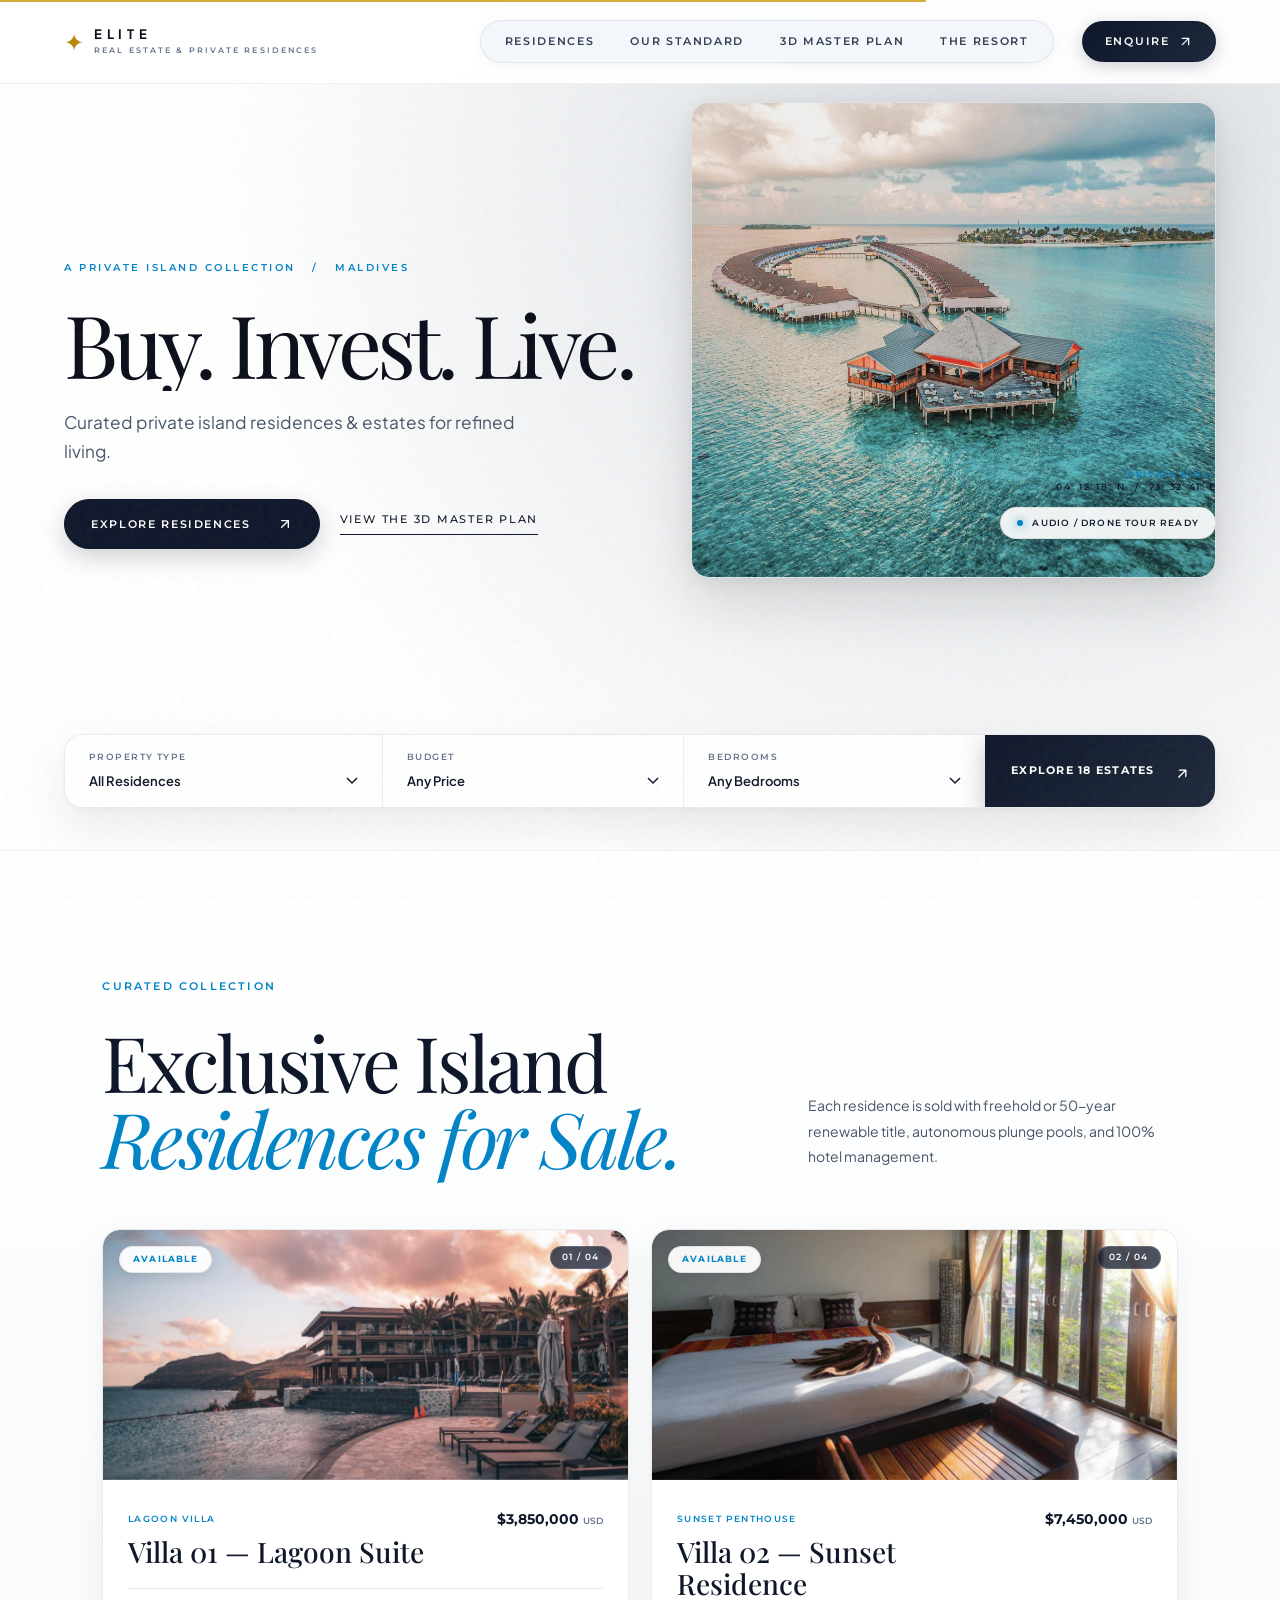
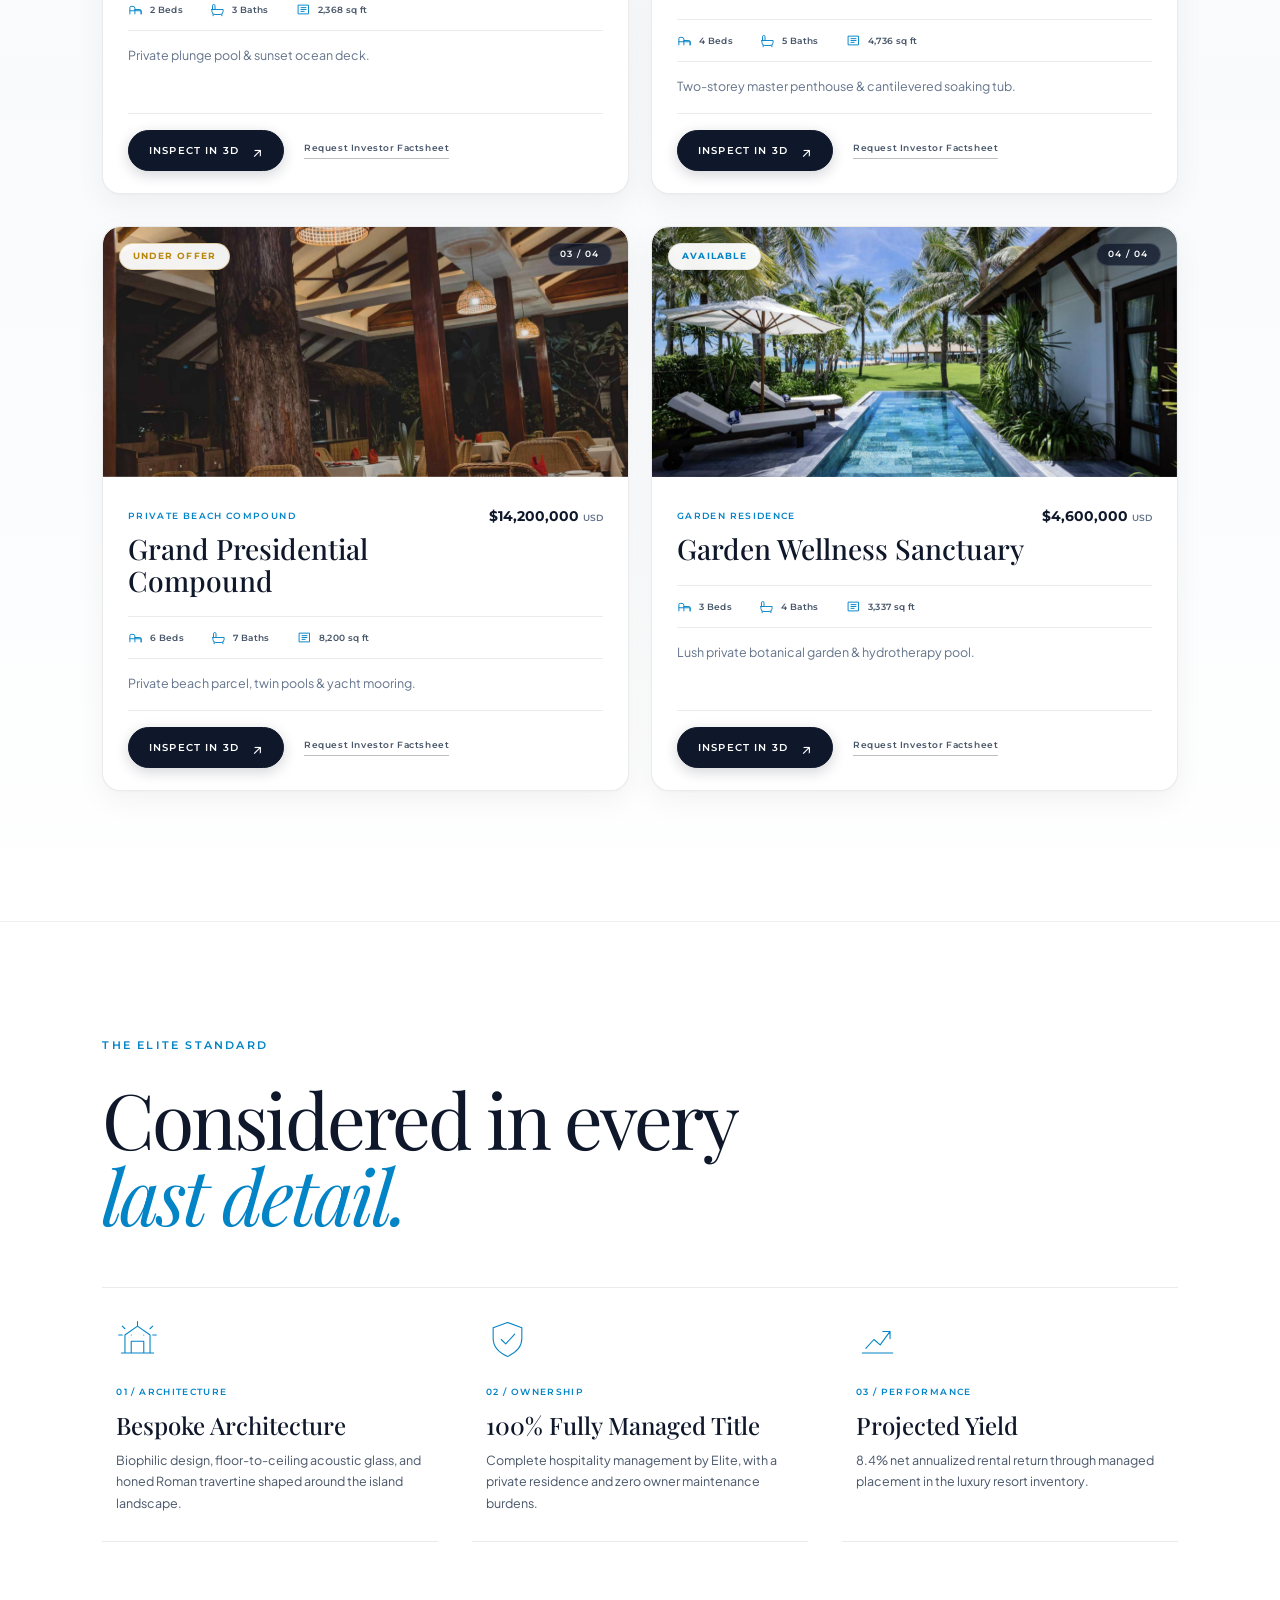
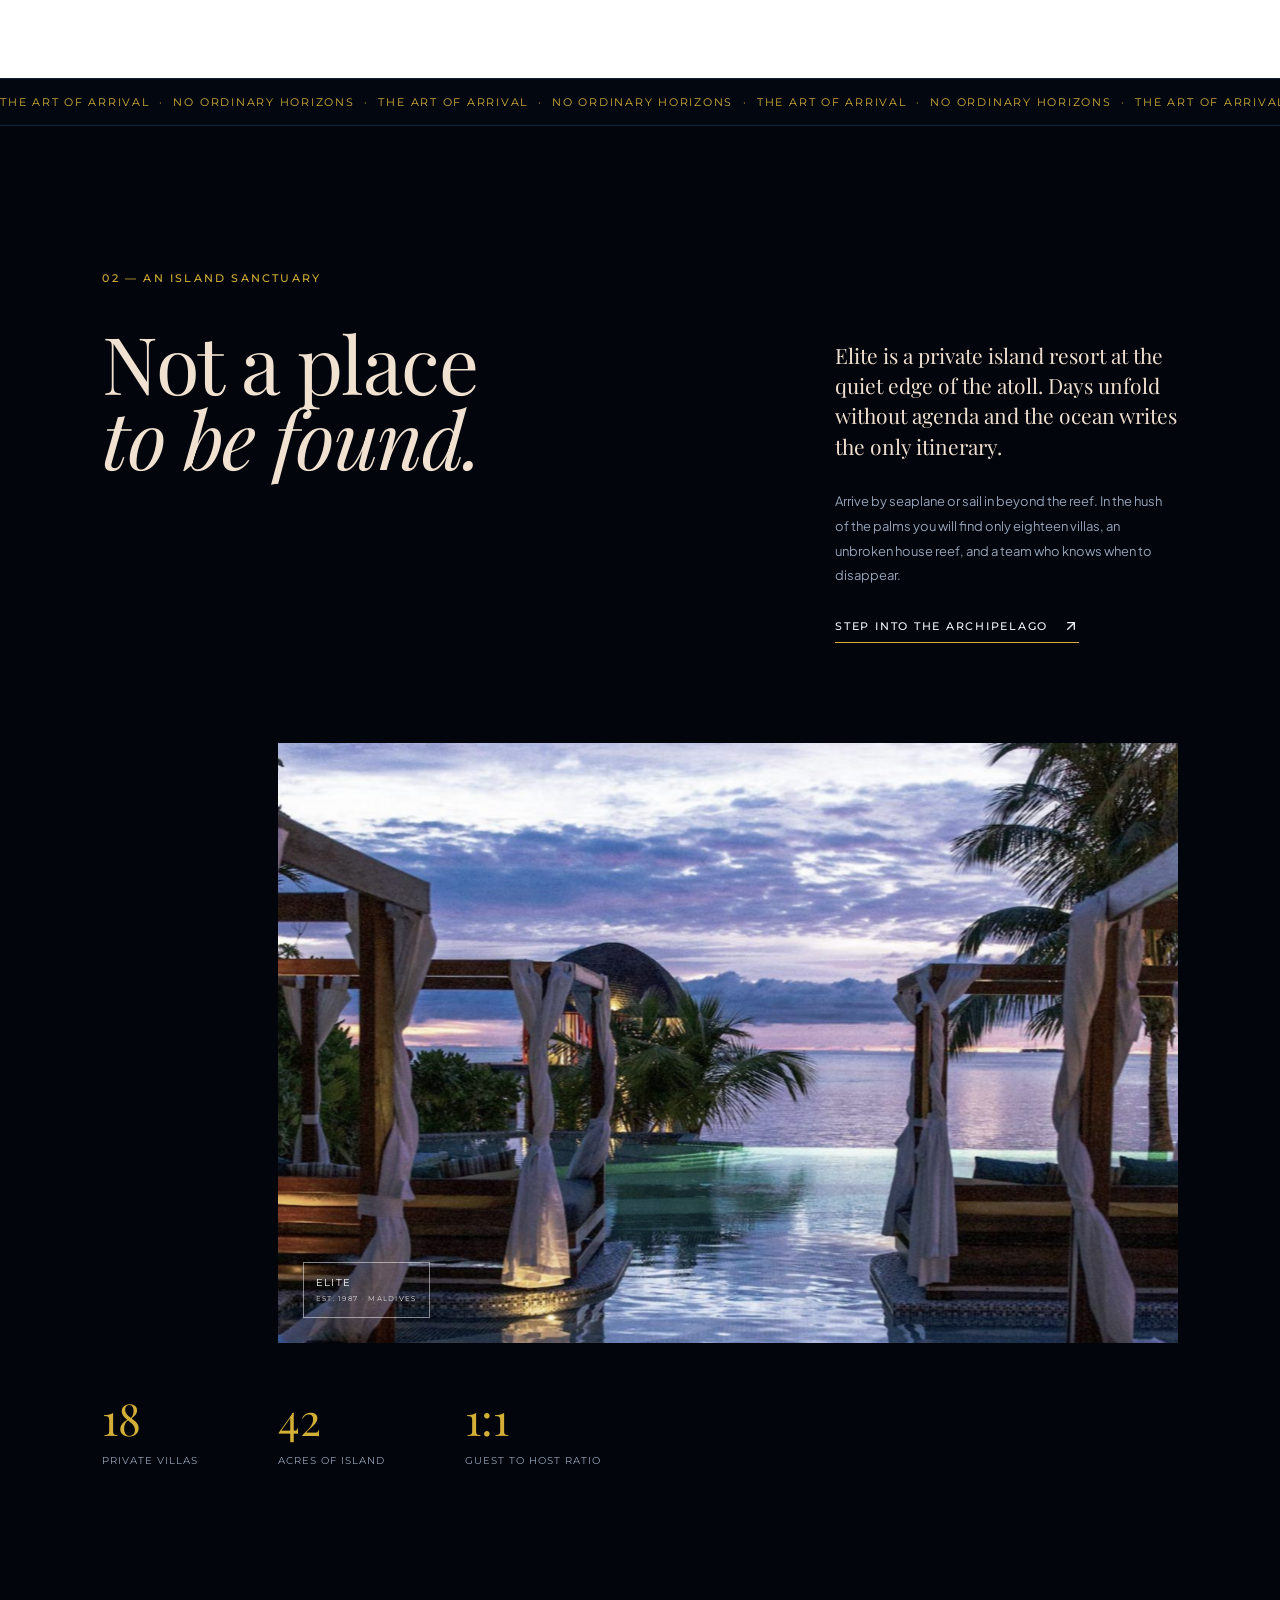
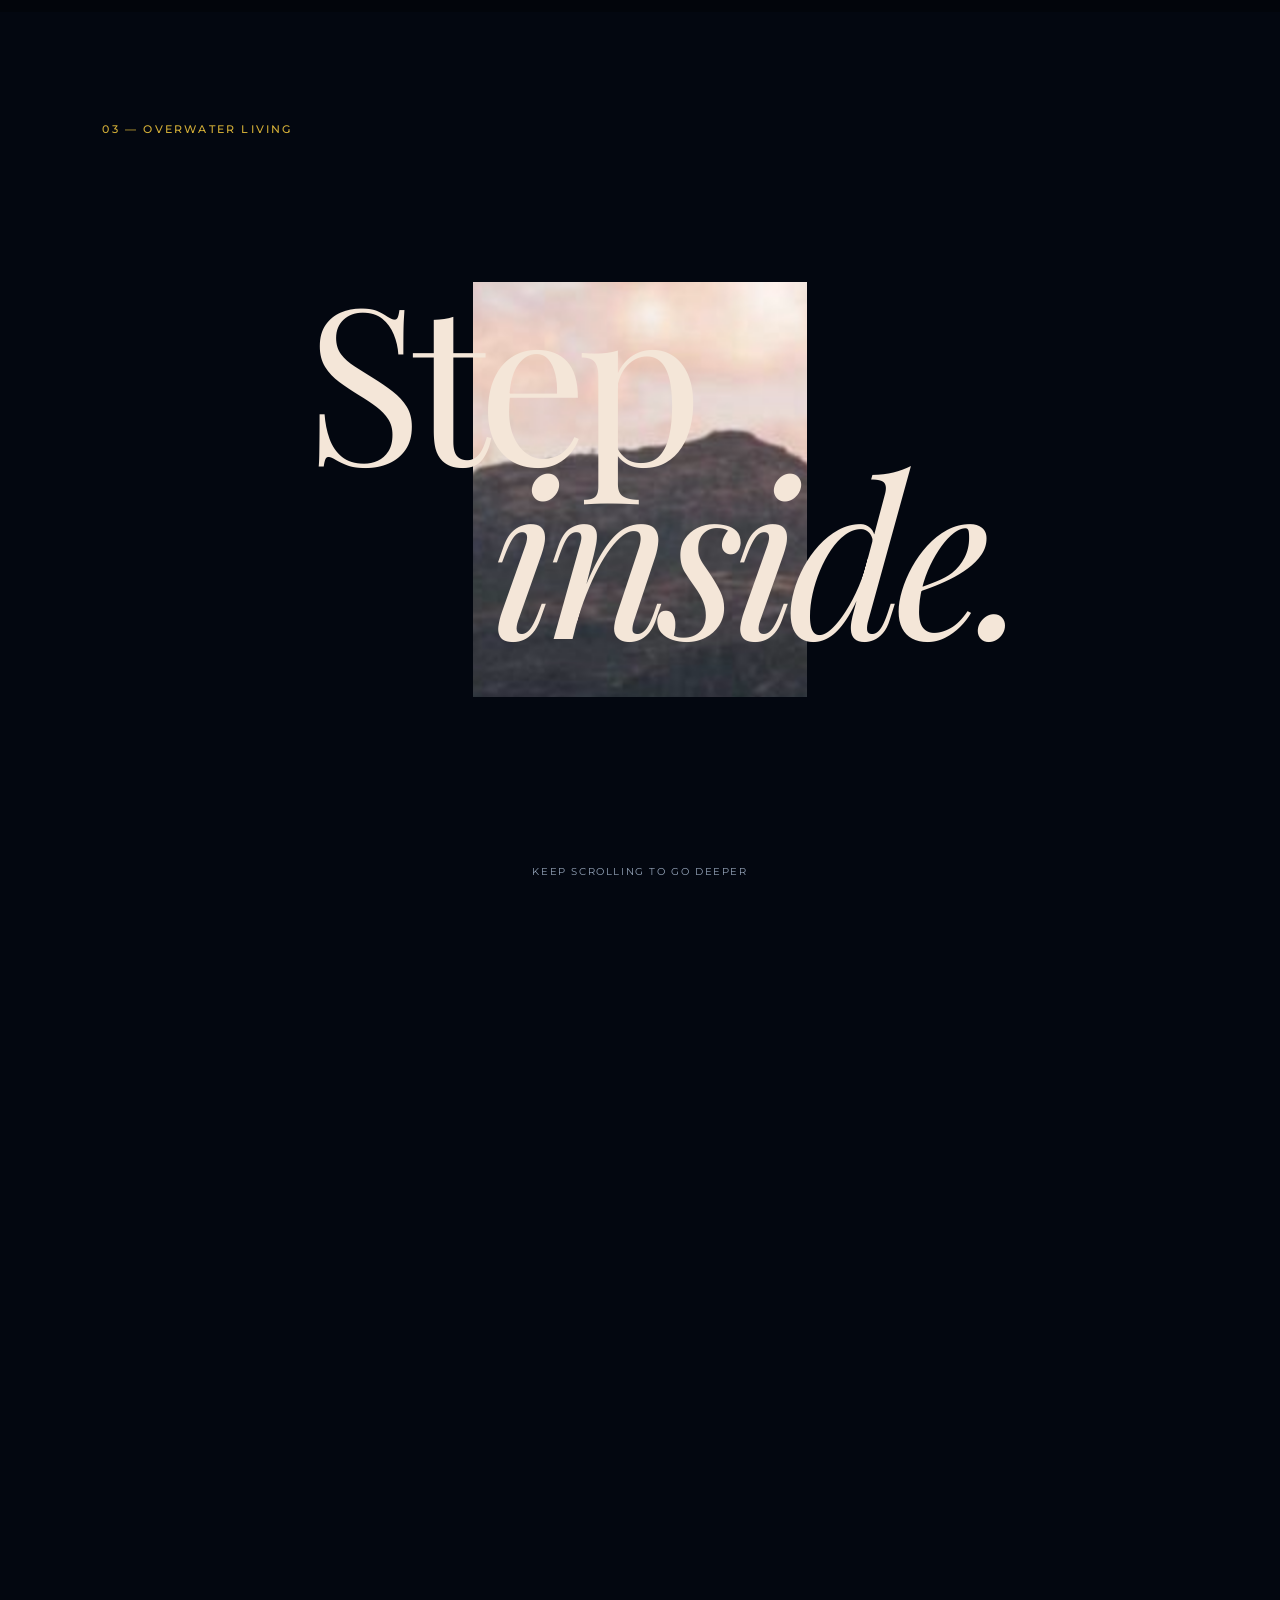
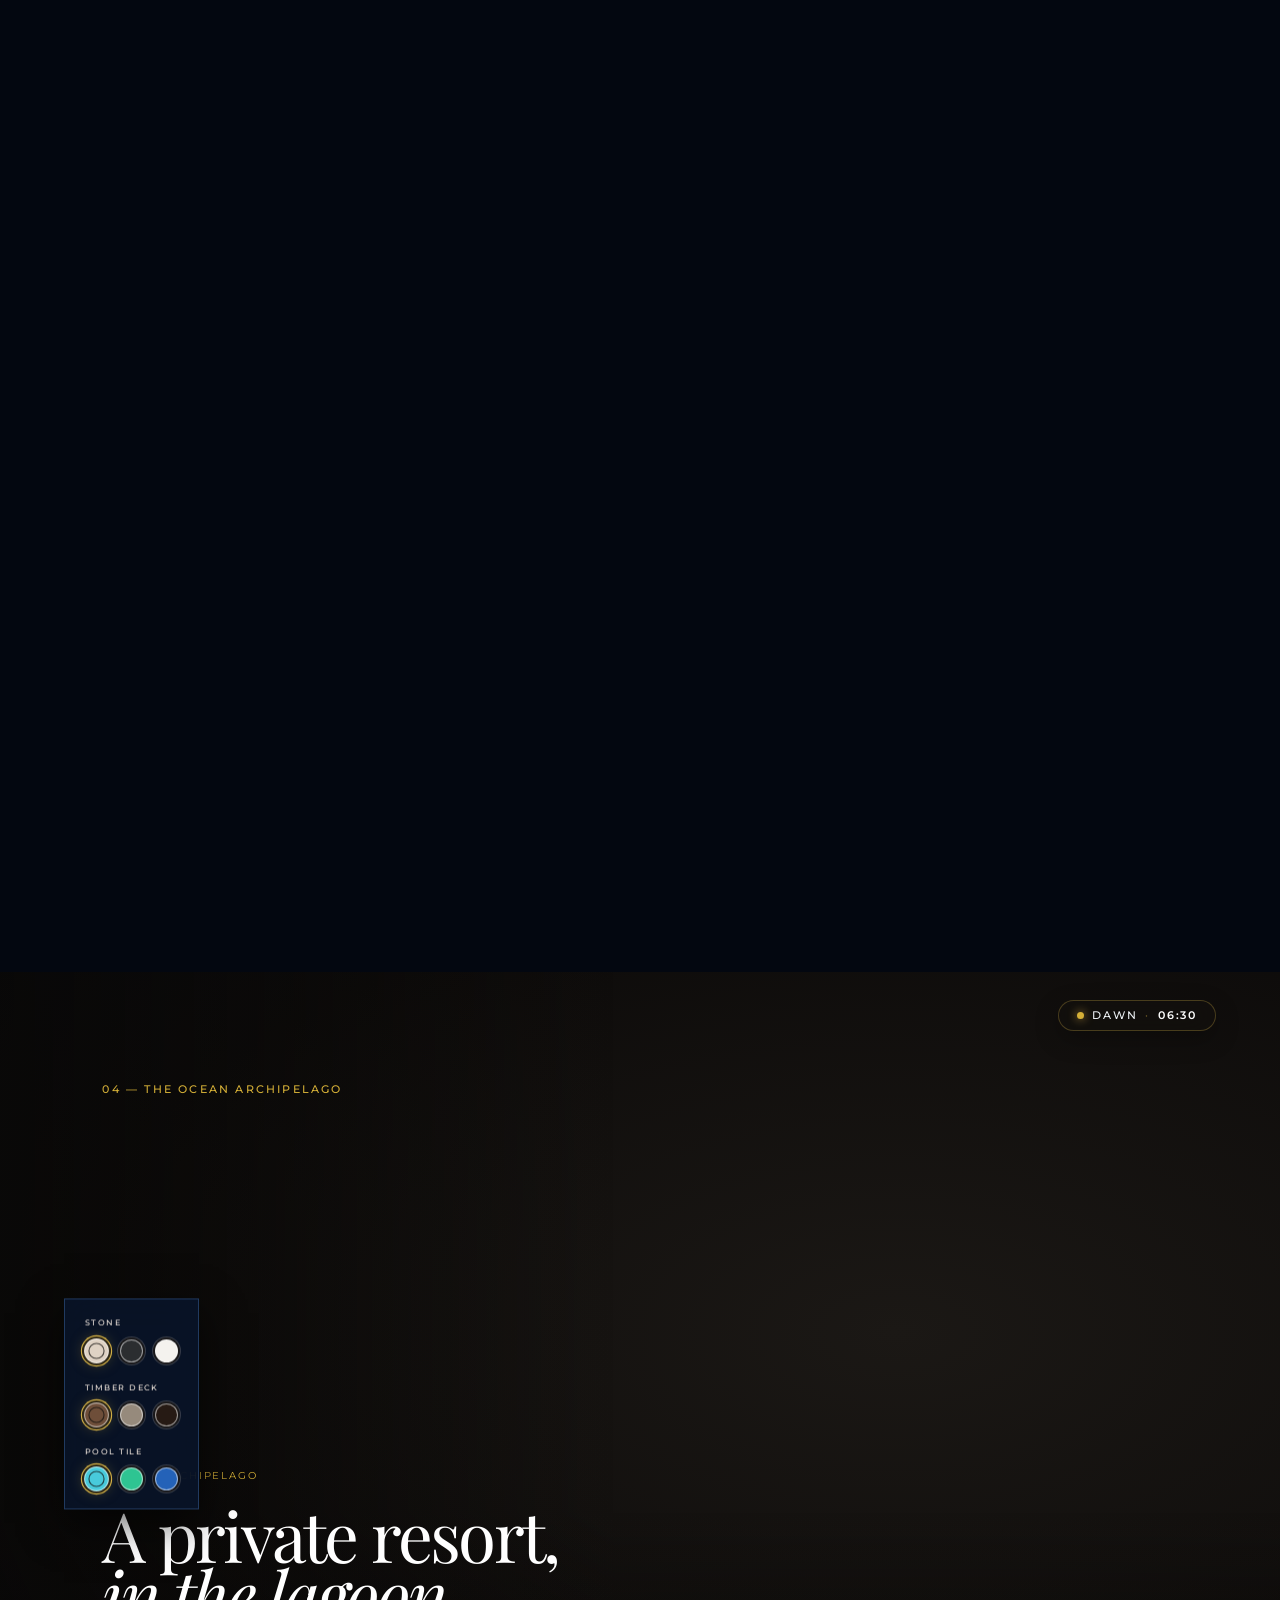
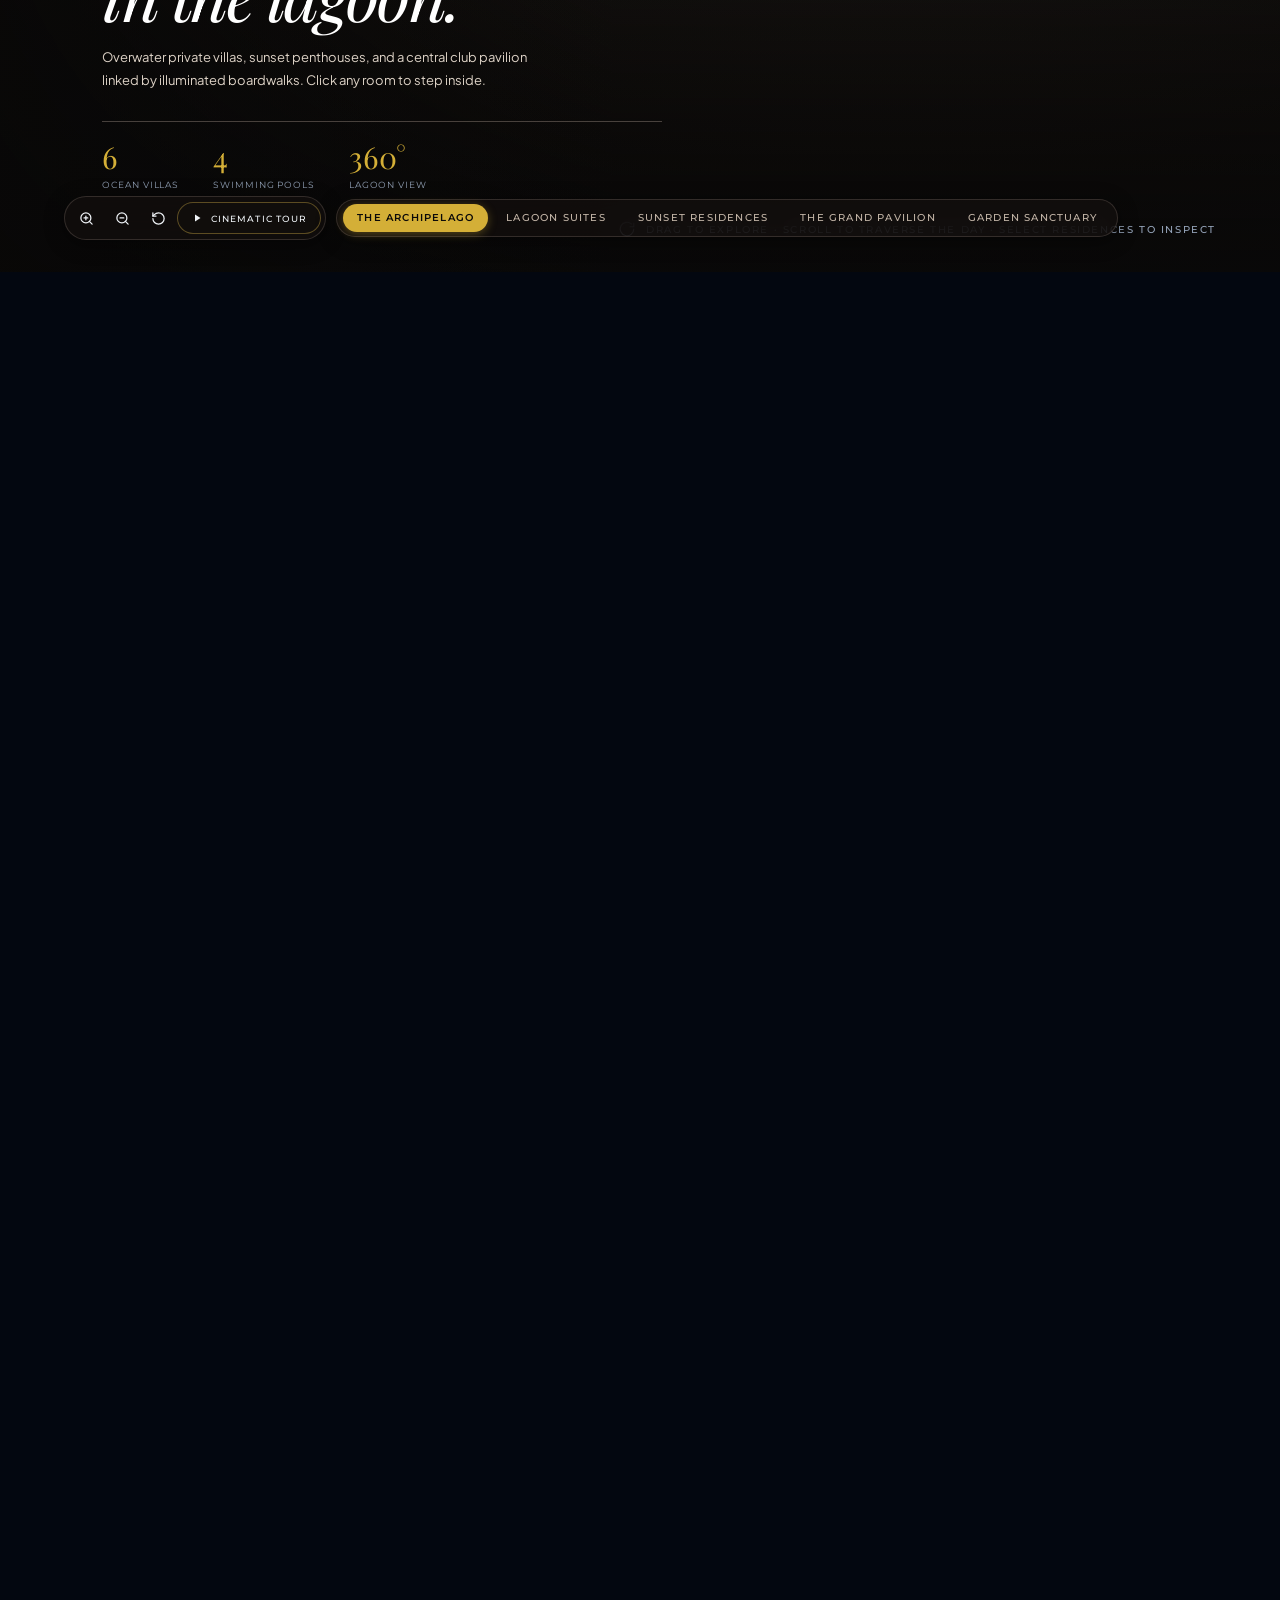
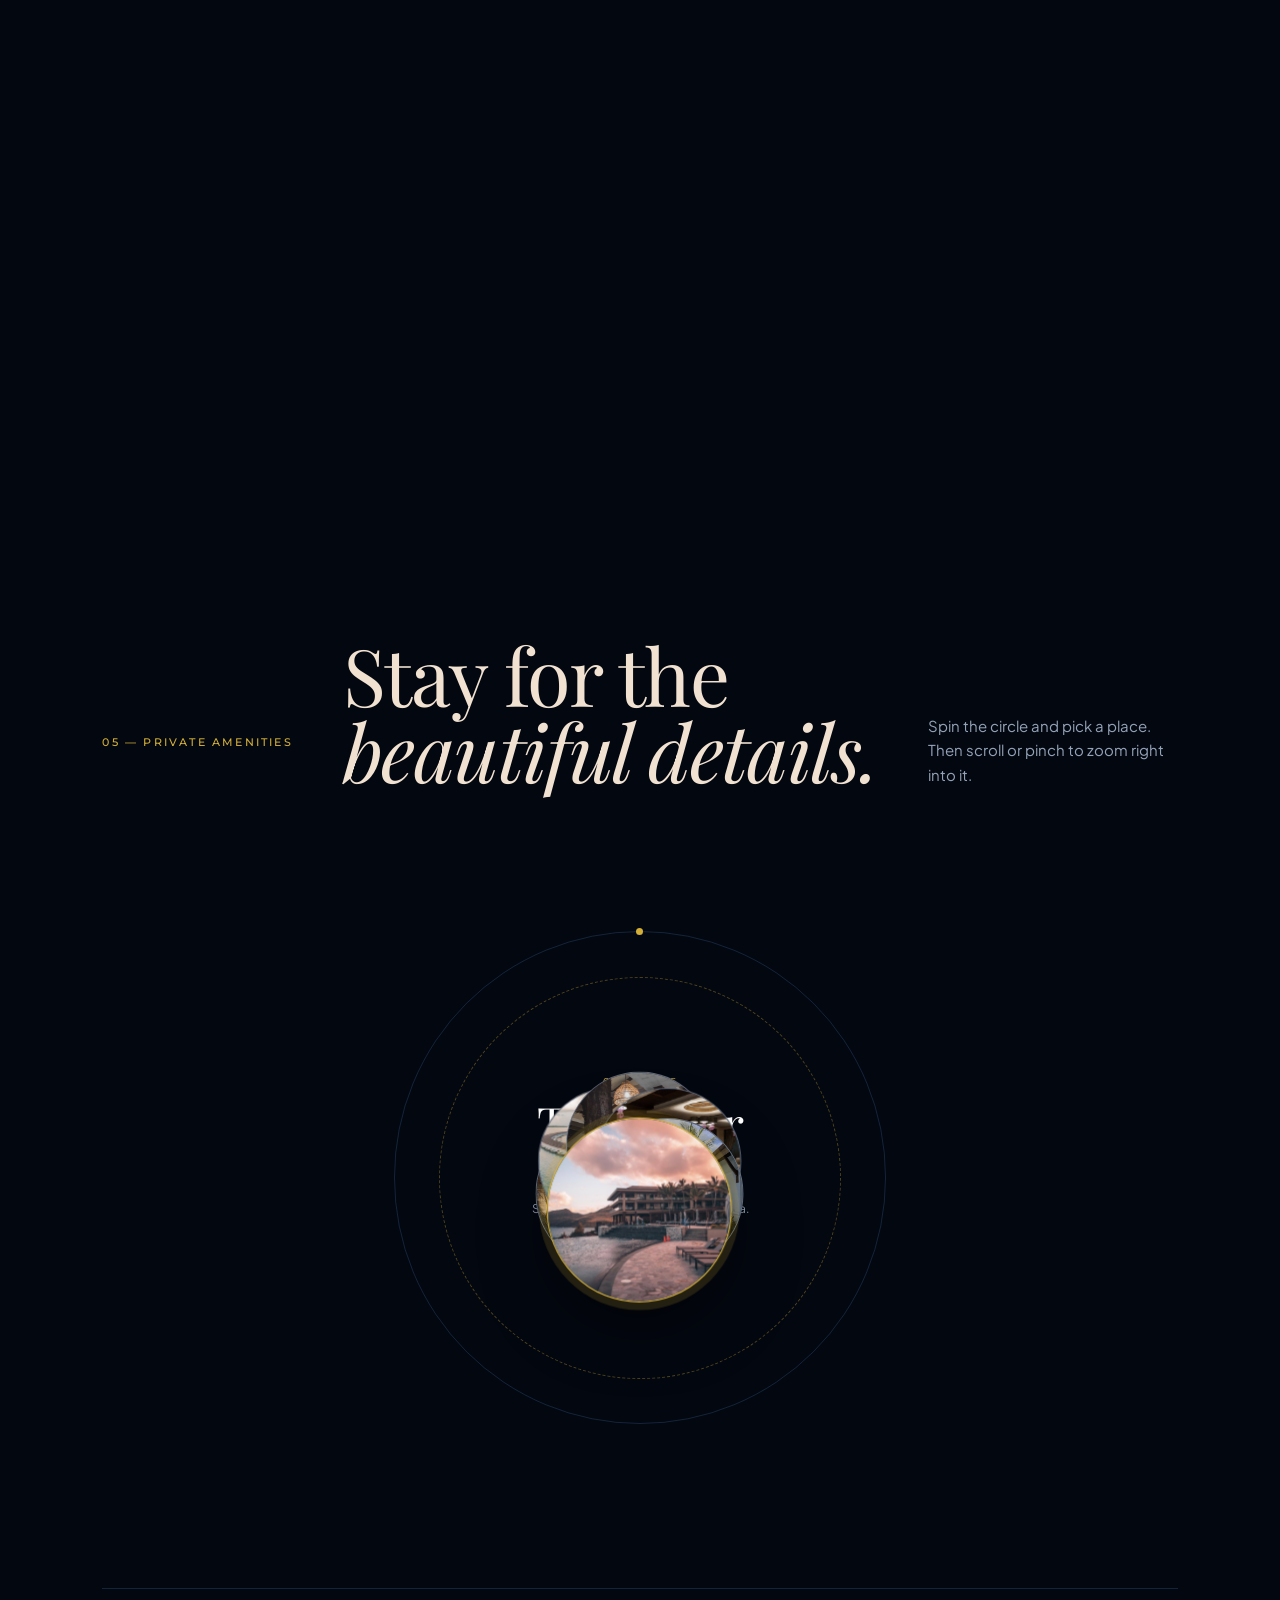
<file: index.html>
<!DOCTYPE html>
<html lang="en">
<head>
  <meta charset="UTF-8" />
  <meta name="viewport" content="width=device-width, initial-scale=1.0" />
  <title>Elite — Real Estate &amp; Private Residences | Maldives</title>
  <meta name="description" content="Elite — Curated private island residences, overwater villas, and beachfront compounds for private acquisition in North Malé Atoll, Maldives. Interactive 3D spatial models, architectural monographs, and verified investment metrics." />
  <meta name="keywords" content="luxury real estate Maldives, overwater villas for sale, private island residences, real estate investment Maldives, Elite residences, 3D architectural real estate" />
  <meta name="author" content="Elite Residences Archipelago" />
  <meta name="robots" content="index, follow, max-image-preview:large, max-snippet:-1, max-video-preview:-1" />
  <link rel="canonical" href="https://elite-residences.com/" />

  <!-- Geographic Location / GEO Meta Tags (Maldives Atoll) -->
  <meta name="geo.region" content="MV-00" />
  <meta name="geo.placename" content="North Malé Atoll, Maldives" />
  <meta name="geo.position" content="4.1755;73.5093" />
  <meta name="ICBM" content="4.1755, 73.5093" />

  <!-- Open Graph / Social SEO -->
  <meta property="og:locale" content="en_US" />
  <meta property="og:type" content="website" />
  <meta property="og:title" content="Elite — Real Estate &amp; Private Residences | Maldives" />
  <meta property="og:description" content="Curated collection of overwater villas and presidential compounds for private ownership. Verified 3D architectural plans and investor factsheets." />
  <meta property="og:url" content="https://elite-residences.com/" />
  <meta property="og:site_name" content="Elite Real Estate &amp; Private Residences" />
  <meta property="og:image" content="https://elite-residences.com/assets/img/villa.jpg" />
  <meta property="og:image:width" content="1920" />
  <meta property="og:image:height" content="1080" />

  <!-- Twitter Card -->
  <meta name="twitter:card" content="summary_large_image" />
  <meta name="twitter:title" content="Elite — Real Estate &amp; Private Residences | Maldives" />
  <meta name="twitter:description" content="Curated collection of overwater villas and presidential compounds for private ownership. Verified 3D architectural plans and investor factsheets." />
  <meta name="twitter:image" content="https://elite-residences.com/assets/img/villa.jpg" />

  <!-- JSON-LD Structured Data: RealEstateListing, Organization, & GeoCoordinates -->
  <script type="application/ld+json">
  {
    "@context": "https://schema.org",
    "@graph": [
      {
        "@type": "RealEstateAgent",
        "@id": "https://elite-residences.com/#organization",
        "name": "Elite Real Estate & Private Residences",
        "url": "https://elite-residences.com",
        "logo": "https://elite-residences.com/assets/img/villa.jpg",
        "description": "Prime real estate developer and broker for ultra-luxury private island residences in the Maldives.",
        "areaServed": {
          "@type": "Place",
          "name": "North Malé Atoll, Maldives",
          "geo": {
            "@type": "GeoCoordinates",
            "latitude": 4.1755,
            "longitude": 73.5093
          }
        },
        "priceRange": "$4,600,000 - $14,200,000 USD"
      },
      {
        "@type": "SingleFamilyResidence",
        "@id": "https://elite-residences.com/#villa-01",
        "name": "Villa 01 — Lagoon Suite",
        "description": "Private overwater villa with private infinity plunge pool, teak ocean deck, overwater hammock, and ocean swim ladder.",
        "numberOfRooms": 4,
        "numberOfBedrooms": 2,
        "numberOfBathroomsTotal": 3,
        "floorSize": {
          "@type": "QuantitativeValue",
          "value": 220,
          "unitCode": "MTK"
        },
        "geo": {
          "@type": "GeoCoordinates",
          "latitude": 4.1755,
          "longitude": 73.5093
        },
        "offers": {
          "@type": "Offer",
          "price": "4850000",
          "priceCurrency": "USD",
          "availability": "https://schema.org/InStock"
        }
      },
      {
        "@type": "SingleFamilyResidence",
        "@id": "https://elite-residences.com/#villa-02",
        "name": "Villa 02 — Sunset Residence",
        "description": "Two-storey contemporary modernist duplex with cantilevered upper master penthouse, exterior spiral staircase, and upper terrace stone soaking tub.",
        "numberOfRooms": 7,
        "numberOfBedrooms": 4,
        "numberOfBathroomsTotal": 5,
        "floorSize": {
          "@type": "QuantitativeValue",
          "value": 440,
          "unitCode": "MTK"
        },
        "geo": {
          "@type": "GeoCoordinates",
          "latitude": 4.1755,
          "longitude": 73.5093
        },
        "offers": {
          "@type": "Offer",
          "price": "7450000",
          "priceCurrency": "USD",
          "availability": "https://schema.org/InStock"
        }
      },
      {
        "@type": "SingleFamilyResidence",
        "@id": "https://elite-residences.com/#compound",
        "name": "Grand Presidential Compound",
        "description": "762 m² triple-pavilion oceanfront estate with soaring Cathedral Great Hall, twin guest wings, 25m infinity pool, and in-pool sunken fire pit lounge.",
        "numberOfRooms": 12,
        "numberOfBedrooms": 6,
        "numberOfBathroomsTotal": 7,
        "floorSize": {
          "@type": "QuantitativeValue",
          "value": 762,
          "unitCode": "MTK"
        },
        "geo": {
          "@type": "GeoCoordinates",
          "latitude": 4.1755,
          "longitude": 73.5093
        },
        "offers": {
          "@type": "Offer",
          "price": "14200000",
          "priceCurrency": "USD",
          "availability": "https://schema.org/InStock"
        }
      },
      {
        "@type": "SingleFamilyResidence",
        "@id": "https://elite-residences.com/#garden-sanctuary",
        "name": "Garden Wellness Sanctuary",
        "description": "Organic Japanese-Nordic biophilic residence with carved river stone hydrotherapy plunge, dark reflection pond, yoga pavilion, and bamboo zen garden.",
        "numberOfRooms": 6,
        "numberOfBedrooms": 3,
        "numberOfBathroomsTotal": 4,
        "floorSize": {
          "@type": "QuantitativeValue",
          "value": 310,
          "unitCode": "MTK"
        },
        "geo": {
          "@type": "GeoCoordinates",
          "latitude": 4.1755,
          "longitude": 73.5093
        },
        "offers": {
          "@type": "Offer",
          "price": "4600000",
          "priceCurrency": "USD",
          "availability": "https://schema.org/InStock"
        }
      }
    ]
  }
  </script>
  <meta name="theme-color" content="#090807" />
  <link rel="icon" href="data:image/svg+xml,%3Csvg xmlns='http://www.w3.org/2000/svg' viewBox='0 0 32 32'%3E%3Crect width='32' height='32' fill='%23090807'/%3E%3Ctext x='16' y='23' text-anchor='middle' font-size='20' fill='%23d4af37'%3E%E2%9C%A6%3C/text%3E%3C/svg%3E" />

  <!-- Fonts: Playfair Display (Luxury Editorial Serif), Montserrat (Modern Luxury Display Sans), Plus Jakarta Sans (Clean Modern Sans) -->
  <link rel="preconnect" href="https://fonts.googleapis.com" />
  <link rel="preconnect" href="https://fonts.gstatic.com" crossorigin />
  <link href="https://fonts.googleapis.com/css2?family=Montserrat:ital,wght@0,300;0,400;0,500;0,600;0,700;1,400&family=Playfair+Display:ital,wght@0,400;0,500;0,600;0,700;1,400;1,600&family=Plus+Jakarta+Sans:ital,wght@0,300;0,400;0,500;0,600;0,700;1,400&display=swap" rel="stylesheet" />

  <!-- Styles: Bootstrap 5 (grid, offcanvas, form validation) + custom theme -->
  <link rel="stylesheet" href="assets/vendor/bootstrap.min.css" />
  <link rel="stylesheet" href="assets/css/style.css" />
</head>
<body class="is-loading">

  <!-- ═════════ Preloader ═════════ -->
  <div class="preloader" aria-hidden="true">
    <div class="preloader-mark">✦</div>
    <div class="preloader-name">ELITE</div>
    <div class="preloader-count"><span id="preloader-num">0</span></div>
    <div class="preloader-bar"><i></i></div>
  </div>

  <div class="scroll-progress" aria-hidden="true"><i></i></div>
  <div class="cursor" aria-hidden="true"><span></span></div>

  <!-- ═════════ Navigation ═════════ -->
  <header class="site-nav">
    <a class="logo" href="#top" data-scroll="#top" aria-label="Elite Real Estate and Private Residences, home">
      <span class="logo-mark">✦</span><span>ELITE</span><small>REAL ESTATE &amp; PRIVATE RESIDENCES</small>
    </a>
    <nav class="nav-links d-none d-lg-flex" aria-label="Primary">
      <a href="#catalog" data-scroll="#catalog">Residences</a>
      <a href="#pillars" data-scroll="#pillars">Our standard</a>
      <a href="#model" data-scroll="#model">3D master plan</a>
      <a href="#about" data-scroll="#about">The resort</a>
    </nav>
    <a class="nav-book d-none d-lg-flex" href="#enquire" data-scroll="#enquire">Enquire
      <svg width="15" height="15" viewBox="0 0 24 24" fill="none" stroke="currentColor" stroke-width="2" stroke-linecap="round" stroke-linejoin="round" aria-hidden="true"><path d="M7 7h10v10"/><path d="M7 17 17 7"/></svg>
    </a>
    <button class="menu-toggle d-lg-none" type="button" data-bs-toggle="offcanvas" data-bs-target="#siteMenu" aria-controls="siteMenu" aria-label="Open menu">
      <svg width="26" height="26" viewBox="0 0 24 24" fill="none" stroke="currentColor" stroke-width="1.5" stroke-linecap="round" aria-hidden="true"><path d="M4 9h16"/><path d="M4 15h16"/></svg>
    </button>
  </header>

  <!-- Mobile / tablet menu (Bootstrap offcanvas) -->
  <div class="offcanvas offcanvas-top site-menu" tabindex="-1" id="siteMenu" aria-labelledby="siteMenuLabel" data-lenis-prevent>
    <div class="site-menu-top">
      <span class="section-kicker" id="siteMenuLabel">NAVIGATION</span>
      <button type="button" class="site-menu-close" data-bs-dismiss="offcanvas">Close <span>✕</span></button>
    </div>
    <nav class="site-menu-links" aria-label="Mobile">
      <a href="#catalog" data-scroll="#catalog"><i>01</i>Residences</a>
      <a href="#pillars" data-scroll="#pillars"><i>02</i>Our standard</a>
      <a href="#model" data-scroll="#model"><i>03</i>3D master plan</a>
      <a href="#about" data-scroll="#about"><i>04</i>The resort</a>
      <a href="#amenities" data-scroll="#amenities"><i>05</i>Amenities</a>
      <a href="#enquire" data-scroll="#enquire"><i>06</i>Enquire</a>
    </nav>
    <div class="site-menu-foot">
      <span>reservations@elite-resort.example</span><span>Baa Atoll · Maldives</span>
    </div>
  </div>

  <main class="site-shell">

    <!-- ═════════ 01 · Real estate hero ═════════ -->
    <section class="hero realestate-hero" id="top">
      <div class="hero-media">
        <video class="hero-video" autoplay muted loop playsinline preload="metadata" poster="assets/img/lagoon.jpg">
          <source media="(max-width: 767px)" src="assets/vid/hero-mobile.mp4" type="video/mp4">
          <source src="assets/vid/hero.mp4" type="video/mp4">
        </video>
      </div>
      <div class="hero-wash"></div>
      <div class="hero-content">
        <p class="eyebrow">A PRIVATE ISLAND COLLECTION &nbsp; / &nbsp; MALDIVES</p>
        <h1 class="realestate-hero-title"><span><span>Buy. Invest. Live.</span></span></h1>
        <p class="hero-sub">Curated private island residences &amp; estates for refined living.</p>
        <div class="hero-actions">
          <a class="outline-button" href="#catalog" data-scroll="#catalog">Explore residences
            <svg width="16" height="16" viewBox="0 0 24 24" fill="none" stroke="currentColor" stroke-width="2" stroke-linecap="round" stroke-linejoin="round" aria-hidden="true"><path d="M7 7h10v10"/><path d="M7 17 17 7"/></svg>
          </a>
          <a class="text-link" href="#model" data-scroll="#model">View the 3D master plan</a>
        </div>
      </div>
      <div class="hero-footer">
        <span class="hero-coordinate">
          <span>PRIVATE ATOLL</span>
          04° 12' 18" N &nbsp; / &nbsp; 73° 32' 41" E
        </span>
        <span class="hero-audio-pill"><i aria-hidden="true"></i> AUDIO / DRONE TOUR READY</span>
      </div>
      <form class="property-filter-bar" id="property-filter-form" aria-label="Search private residences">
        <label class="filter-field">
          <span>PROPERTY TYPE</span>
          <select id="filter-type" name="type">
            <option value="all">All Residences</option>
            <option value="lagoon">Lagoon Villas</option>
            <option value="sunset">Sunset Penthouses</option>
            <option value="beach">Beach Compounds</option>
          </select>
        </label>
        <label class="filter-field">
          <span>BUDGET</span>
          <select id="filter-budget" name="budget">
            <option value="any">Any Price</option>
            <option value="3-5">$3M - $5M</option>
            <option value="5-10">$5M - $10M</option>
            <option value="10+">$10M+ USD</option>
          </select>
        </label>
        <label class="filter-field">
          <span>BEDROOMS</span>
          <select id="filter-beds" name="bedrooms">
            <option value="any">Any Bedrooms</option>
            <option value="2">2 Bedrooms</option>
            <option value="3-4">3-4 Bedrooms</option>
            <option value="5+">5+ Bed Penthouses</option>
          </select>
        </label>
        <button class="filter-search-btn" type="submit">Explore 18 Estates <span aria-hidden="true">↗</span></button>
      </form>
    </section>

    <!-- ═════════ 02 · Curated real estate collection ═════════ -->
    <section class="residences-catalog section" id="catalog">
      <div class="catalog-header" data-reveal>
        <span class="section-kicker">CURATED COLLECTION</span>
        <h2>Exclusive Island<br /><em>Residences for Sale.</em></h2>
        <p>Each residence is sold with freehold or 50-year renewable title, autonomous plunge pools, and 100% hotel management.</p>
      </div>
      <div class="residence-grid" id="residence-grid">
        <article class="residence-card" data-category="lagoon" data-price="3850000" data-beds="2">
          <a href="villa-01.html" class="residence-image residence-image-box" aria-label="Explore Villa 01 Lagoon Suite">
            <img class="residence-main-img" loading="lazy" src="assets/img/villa.jpg" alt="Villa 01 Overwater Lagoon Suite exterior" />
            <img class="residence-hover-img" loading="lazy" src="assets/img/lagoon.jpg" alt="Villa 01 lagoon boardwalk and private pool deck" />
            <span class="residence-status">AVAILABLE</span>
            <span class="residence-index">01 / 04</span>
            <span class="residence-hover-pill">✦ View Lagoon &amp; Deck</span>
          </a>
          <div class="residence-card-body">
            <div class="residence-card-heading">
              <div>
                <span class="residence-type">LAGOON VILLA</span>
                <h3><a href="villa-01.html">Villa 01 — Lagoon Suite</a></h3>
              </div>
              <strong class="residence-price">$3,850,000 <small>USD</small></strong>
            </div>
            <ul class="residence-specs" aria-label="Residence specifications">
              <li><svg viewBox="0 0 24 24" aria-hidden="true"><path d="M3 19V9a2 2 0 0 1 2-2h3a3 3 0 0 1 3 3v9M3 14h18v5M11 12h8a2 2 0 0 1 2 2v5"/></svg>2 Beds</li>
              <li><svg viewBox="0 0 24 24" aria-hidden="true"><path d="M4 12V6a2 2 0 0 1 4 0v6m-5 0h18v3a5 5 0 0 1-5 5h-8a5 5 0 0 1-5-5v-3Zm2 8v2m14-2v2"/></svg>3 Baths</li>
              <li><svg viewBox="0 0 24 24" aria-hidden="true"><path d="M4 5h16v14H4zM8 9h8m-8 3h8m-8 3h5"/></svg>2,368 sq ft</li>
            </ul>
            <p class="residence-description">Private plunge pool &amp; sunset ocean deck.</p>
            <div class="residence-actions">
              <a href="villa-01.html?mode=3d" class="inspect-property-btn" data-inspect-view="villa1">Inspect in 3D <span aria-hidden="true">↗</span></a>
              <a class="factsheet-link" href="#enquire" data-scroll="#enquire" data-interest="Factsheet — Villa 01 Lagoon Suite">Request Investor Factsheet</a>
            </div>
          </div>
        </article>
        <article class="residence-card" data-category="sunset" data-price="7450000" data-beds="4">
          <a href="villa-02.html" class="residence-image residence-image-box" aria-label="Explore Villa 02 Sunset Residence">
            <img class="residence-main-img" loading="lazy" src="assets/img/bedroom.jpg" alt="Villa 02 Sunset Residence master penthouse" />
            <img class="residence-hover-img" loading="lazy" src="assets/img/pool.jpg" alt="Villa 02 sunset lap pool terrace" />
            <span class="residence-status">AVAILABLE</span>
            <span class="residence-index">02 / 04</span>
            <span class="residence-hover-pill">✦ View Sunset Pool</span>
          </a>
          <div class="residence-card-body">
            <div class="residence-card-heading">
              <div>
                <span class="residence-type">SUNSET PENTHOUSE</span>
                <h3><a href="villa-02.html">Villa 02 — Sunset Residence</a></h3>
              </div>
              <strong class="residence-price">$7,450,000 <small>USD</small></strong>
            </div>
            <ul class="residence-specs" aria-label="Residence specifications">
              <li><svg viewBox="0 0 24 24" aria-hidden="true"><path d="M3 19V9a2 2 0 0 1 2-2h3a3 3 0 0 1 3 3v9M3 14h18v5M11 12h8a2 2 0 0 1 2 2v5"/></svg>4 Beds</li>
              <li><svg viewBox="0 0 24 24" aria-hidden="true"><path d="M4 12V6a2 2 0 0 1 4 0v6m-5 0h18v3a5 5 0 0 1-5 5h-8a5 5 0 0 1-5-5v-3Zm2 8v2m14-2v2"/></svg>5 Baths</li>
              <li><svg viewBox="0 0 24 24" aria-hidden="true"><path d="M4 5h16v14H4zM8 9h8m-8 3h8m-8 3h5"/></svg>4,736 sq ft</li>
            </ul>
            <p class="residence-description">Two-storey master penthouse &amp; cantilevered soaking tub.</p>
            <div class="residence-actions">
              <a href="villa-02.html?mode=3d" class="inspect-property-btn" data-inspect-view="villa2">Inspect in 3D <span aria-hidden="true">↗</span></a>
              <a class="factsheet-link" href="#enquire" data-scroll="#enquire" data-interest="Factsheet — Villa 02 Sunset Residence">Request Investor Factsheet</a>
            </div>
          </div>
        </article>
        <article class="residence-card" data-category="beach" data-price="14200000" data-beds="6">
          <a href="compound.html" class="residence-image residence-image-box" aria-label="Explore Grand Presidential Compound">
            <img class="residence-main-img" loading="lazy" src="assets/img/pavilion.jpg" alt="Grand Presidential Compound beachfront pavilion" />
            <img class="residence-hover-img" loading="lazy" src="assets/img/night-pool.jpg" alt="Grand Presidential Compound sunken lounge and night pool" />
            <span class="residence-status is-offer">UNDER OFFER</span>
            <span class="residence-index">03 / 04</span>
            <span class="residence-hover-pill">✦ View Night Lounge</span>
          </a>
          <div class="residence-card-body">
            <div class="residence-card-heading">
              <div>
                <span class="residence-type">PRIVATE BEACH COMPOUND</span>
                <h3><a href="compound.html">Grand Presidential Compound</a></h3>
              </div>
              <strong class="residence-price">$14,200,000 <small>USD</small></strong>
            </div>
            <ul class="residence-specs" aria-label="Residence specifications">
              <li><svg viewBox="0 0 24 24" aria-hidden="true"><path d="M3 19V9a2 2 0 0 1 2-2h3a3 3 0 0 1 3 3v9M3 14h18v5M11 12h8a2 2 0 0 1 2 2v5"/></svg>6 Beds</li>
              <li><svg viewBox="0 0 24 24" aria-hidden="true"><path d="M4 12V6a2 2 0 0 1 4 0v6m-5 0h18v3a5 5 0 0 1-5 5h-8a5 5 0 0 1-5-5v-3Zm2 8v2m14-2v2"/></svg>7 Baths</li>
              <li><svg viewBox="0 0 24 24" aria-hidden="true"><path d="M4 5h16v14H4zM8 9h8m-8 3h8m-8 3h5"/></svg>8,200 sq ft</li>
            </ul>
            <p class="residence-description">Private beach parcel, twin pools &amp; yacht mooring.</p>
            <div class="residence-actions">
              <a href="compound.html?mode=3d" class="inspect-property-btn" data-inspect-view="compound">Inspect in 3D <span aria-hidden="true">↗</span></a>
              <a class="factsheet-link" href="#enquire" data-scroll="#enquire" data-interest="Factsheet — Grand Presidential Compound">Request Investor Factsheet</a>
            </div>
          </div>
        </article>
        <article class="residence-card" data-category="lagoon" data-price="4600000" data-beds="3">
          <a href="garden-sanctuary.html" class="residence-image residence-image-box" aria-label="Explore Garden Wellness Sanctuary">
            <img class="residence-main-img" loading="lazy" src="assets/img/garden-pool.jpg" alt="Garden Wellness Sanctuary botanical pool" />
            <img class="residence-hover-img" loading="lazy" src="assets/img/bath.jpg" alt="Garden Wellness Sanctuary carved stone soaking bath" />
            <span class="residence-status">AVAILABLE</span>
            <span class="residence-index">04 / 04</span>
            <span class="residence-hover-pill">✦ View Zen Bath</span>
          </a>
          <div class="residence-card-body">
            <div class="residence-card-heading">
              <div>
                <span class="residence-type">GARDEN RESIDENCE</span>
                <h3><a href="garden-sanctuary.html">Garden Wellness Sanctuary</a></h3>
              </div>
              <strong class="residence-price">$4,600,000 <small>USD</small></strong>
            </div>
            <ul class="residence-specs" aria-label="Residence specifications">
              <li><svg viewBox="0 0 24 24" aria-hidden="true"><path d="M3 19V9a2 2 0 0 1 2-2h3a3 3 0 0 1 3 3v9M3 14h18v5M11 12h8a2 2 0 0 1 2 2v5"/></svg>3 Beds</li>
              <li><svg viewBox="0 0 24 24" aria-hidden="true"><path d="M4 12V6a2 2 0 0 1 4 0v6m-5 0h18v3a5 5 0 0 1-5 5h-8a5 5 0 0 1-5-5v-3Zm2 8v2m14-2v2"/></svg>4 Baths</li>
              <li><svg viewBox="0 0 24 24" aria-hidden="true"><path d="M4 5h16v14H4zM8 9h8m-8 3h8m-8 3h5"/></svg>3,337 sq ft</li>
            </ul>
            <p class="residence-description">Lush private botanical garden &amp; hydrotherapy pool.</p>
            <div class="residence-actions">
              <a href="garden-sanctuary.html?mode=3d" class="inspect-property-btn" data-inspect-view="spa">Inspect in 3D <span aria-hidden="true">↗</span></a>
              <a class="factsheet-link" href="#enquire" data-scroll="#enquire" data-interest="Factsheet — Garden Wellness Sanctuary">Request Investor Factsheet</a>
            </div>
          </div>
        </article>
      </div>
      <p class="catalog-empty" id="catalog-empty" hidden>No residences match these filters. Adjust your search to see more of the collection.</p>
    </section>

    <!-- ═════════ 03 · Architectural pillars ═════════ -->
    <section class="architecture-pillars section" id="pillars">
      <div class="pillars-heading" data-reveal>
        <span class="section-kicker">THE ELITE STANDARD</span>
        <h2>Considered in every<br /><em>last detail.</em></h2>
      </div>
      <div class="pillars-grid">
        <article class="pillar-card" data-reveal>
          <svg viewBox="0 0 48 48" aria-hidden="true"><path d="M6 39h36M10 39V19l14-10 14 10v20M17 39V26h14v13M17 19h.01M31 19h.01M24 9V4M7 19H3m42 0h-4M10 12l-3-3m31 3 3-3"/></svg>
          <span>01 / ARCHITECTURE</span><h3>Bespoke Architecture</h3>
          <p>Biophilic design, floor-to-ceiling acoustic glass, and honed Roman travertine shaped around the island landscape.</p>
        </article>
        <article class="pillar-card" data-reveal>
          <svg viewBox="0 0 48 48" aria-hidden="true"><path d="M24 5 40 11v12c0 10-7 16-16 20C15 39 8 33 8 23V11l16-6Z"/><path d="m17 24 5 5 10-11"/></svg>
          <span>02 / OWNERSHIP</span><h3>100% Fully Managed Title</h3>
          <p>Complete hospitality management by Elite, with a private residence and zero owner maintenance burdens.</p>
        </article>
        <article class="pillar-card" data-reveal>
          <svg viewBox="0 0 48 48" aria-hidden="true"><path d="M7 39h34M11 34l9-10 7 6 11-15M30 15h8v8"/></svg>
          <span>03 / PERFORMANCE</span><h3>Projected Yield</h3>
          <p>8.4% net annualized rental return through managed placement in the luxury resort inventory.</p>
        </article>
      </div>
    </section>

    <div class="marquee" aria-hidden="true">
      <span>THE ART OF ARRIVAL&nbsp; · &nbsp;NO ORDINARY HORIZONS&nbsp; · &nbsp;THE ART OF ARRIVAL&nbsp; · &nbsp;NO ORDINARY HORIZONS&nbsp; · &nbsp;THE ART OF ARRIVAL&nbsp; · &nbsp;NO ORDINARY HORIZONS&nbsp; · &nbsp;THE ART OF ARRIVAL&nbsp; · &nbsp;NO ORDINARY HORIZONS&nbsp; · &nbsp;</span>
    </div>

    <!-- ═════════ 02 · About ═════════ -->
    <section class="about section" id="about">
      <div class="section-kicker" data-reveal>02 — AN ISLAND SANCTUARY</div>
      <div class="row about-grid">
        <div class="col-lg-7" data-reveal>
          <h2>Not a place<br /><em>to be found.</em></h2>
        </div>
        <div class="col-lg-4 offset-lg-1" data-reveal>
          <div class="about-copy">
            <p class="lead">Elite is a private island resort at the quiet edge of the atoll. Days unfold without agenda and the ocean writes the only itinerary.</p>
            <p>Arrive by seaplane or sail in beyond the reef. In the hush of the palms you will find only eighteen villas, an unbroken house reef, and a team who knows when to disappear.</p>
            <a class="text-link" href="#model" data-scroll="#model">Step into the archipelago
              <svg width="16" height="16" viewBox="0 0 24 24" fill="none" stroke="currentColor" stroke-width="2" stroke-linecap="round" stroke-linejoin="round" aria-hidden="true"><path d="M7 7h10v10"/><path d="M7 17 17 7"/></svg>
            </a>
          </div>
        </div>
      </div>
      <div class="about-image-wrap">
        <div class="about-image-clip media">
          <img alt="Pool cabanas at dusk" src="assets/img/about.jpg" />
        </div>
        <div class="image-stamp">ELITE<br /><small>EST. 1987 · MALDIVES</small></div>
      </div>
      <div class="stats" data-reveal>
        <div><strong data-count="18">18</strong><span>Private villas</span></div>
        <div><strong data-count="42">42</strong><span>Acres of island</span></div>
        <div><strong>1:1</strong><span>Guest to host ratio</span></div>
      </div>
    </section>

    <!-- ═════════ 03 · Villa dive (scroll to zoom through the rooms) ═════════ -->
    <section class="dive" id="villa" aria-label="Step inside the Water Villa">
      <div class="dive-intro" aria-hidden="true">
        <span class="dive-word dive-word-a">Step</span>
        <span class="dive-word dive-word-b"><em>inside.</em></span>
      </div>
      <div class="dive-kicker section-kicker">03 — OVERWATER LIVING</div>

      <div class="dive-window">
        <div class="dive-layer" style="--o:52% 52%;background-image:url('assets/img/golden-hour.jpg'),var(--fallback)"></div>
        <div class="dive-layer" style="--o:82% 52%;background-image:url('assets/img/reef.jpg'),var(--fallback)"></div>
        <div class="dive-layer" style="--o:76% 40%;background-image:url('assets/img/table.jpg'),var(--fallback)"></div>
        <div class="dive-layer" style="--o:45% 62%;background-image:url('assets/img/cellar.jpg'),var(--fallback)"></div>
        <div class="dive-shade"></div>
      </div>

      <div class="dive-caps">
        <article class="dive-cap">
          <span class="dive-cap-kicker">01 / THE ARRIVAL</span>
          <h3>Eighteen villas,<br /><em>one horizon.</em></h3>
          <p>An arc of villas above the lagoon, an overwater pavilion at its heart, and a private island a short walk along the jetty.</p>
          <ul><li><b>240</b> m² of living</li><li><b>360°</b> lagoon privacy</li><li><b>Jetty</b> seaplane arrival</li></ul>
        </article>
        <article class="dive-cap">
          <span class="dive-cap-kicker">02 / THE POOL TERRACE</span>
          <h3>Your own pool,<br /><em>door to shore.</em></h3>
          <p>A stone-lined lap pool runs from your bedroom doors to the lawn, with the beach a short barefoot walk beyond the palms.</p>
          <ul><li><b>12 m</b> private pool</li><li><b>Shaded</b> daybeds</li><li><b>Beach</b> garden access</li></ul>
        </article>
        <article class="dive-cap">
          <span class="dive-cap-kicker">03 / THE BEDROOM</span>
          <h3>Sleep facing<br /><em>the sunrise.</em></h3>
          <p>A hand-built king bed dressed in 600-thread Egyptian cotton, turned to meet first light across the water.</p>
          <ul><li><b>King</b> hand-built bed</li><li><b>600</b> thread-count linen</li><li><b>Silent</b> blackout shutters</li></ul>
        </article>
        <article class="dive-cap">
          <span class="dive-cap-kicker">04 / THE BATH</span>
          <h3>Stone, steam<br /><em>and open sky.</em></h3>
          <p>A single block of carved stone, rough-plastered walls open to the sky, and botanicals blended for you on the island.</p>
          <ul><li><b>Carved</b> limestone tub</li><li><b>Outdoor</b> rain shower</li><li><b>24 h</b> private host</li></ul>
          <a class="outline-button dive-cta" href="#enquire" data-scroll="#enquire">Reserve this villa
            <svg width="16" height="16" viewBox="0 0 24 24" fill="none" stroke="currentColor" stroke-width="2" stroke-linecap="round" stroke-linejoin="round" aria-hidden="true"><path d="M7 7h10v10"/><path d="M7 17 17 7"/></svg>
          </a>
        </article>
      </div>

      <div class="dive-rail" aria-hidden="true">
        <span>Arrival</span><span>Terrace</span><span>Bedroom</span><span>Bath</span>
        <i class="dive-rail-line"><b></b></i>
      </div>
      <div class="dive-hint" aria-hidden="true">Keep scrolling to go deeper</div>
    </section>

    <!-- ═════════ 04 · The Private Ocean Archipelago ═════════ -->
    <section class="model" id="model" aria-label="The Ocean Archipelago">
      <canvas class="model-canvas" aria-hidden="true"></canvas>
      <div class="model-vignette" aria-hidden="true"></div>
      <div class="section-kicker model-kicker">04 — THE OCEAN ARCHIPELAGO</div>

      <div class="model-labels" aria-hidden="true">
        <span class="model-label" data-anchor="villa1" data-set="a"><i></i>Villa 01 · Lagoon Suite</span>
        <span class="model-label" data-anchor="villa2" data-set="a"><i></i>Villa 02 · Sunset Residence</span>
        <span class="model-label" data-anchor="pavilion" data-set="a"><i></i>Grand Club &amp; Dining</span>
        <span class="model-label" data-anchor="pool" data-set="b"><i></i>Main Infinity Pool</span>
        <span class="model-label" data-anchor="spa" data-set="b"><i></i>Wellness &amp; Spa Pavilion</span>
        <span class="model-label" data-anchor="jetty" data-set="b"><i></i>Arrival Pier</span>
      </div>

      <div class="solar-status-pill" id="solar-status-pill" aria-live="polite">
        <i class="solar-orb" aria-hidden="true"></i>
        <span class="solar-phase-name">GOLDEN HOUR</span>
        <span class="solar-sep">·</span>
        <span class="solar-phase-time">18:15</span>
      </div>

      <aside class="finishes-panel" id="finishes-panel" aria-label="Residence material finishes">
        <div class="finish-group" data-cat="stone">
          <span class="finish-label">STONE</span>
          <div class="swatches">
            <button type="button" class="swatch active" data-cat="stone" data-key="travertine" style="--swatch-color:#dfd2c4" title="Roman Travertine" aria-label="Apply Roman Travertine" aria-pressed="true"></button>
            <button type="button" class="swatch" data-cat="stone" data-key="basalt" style="--swatch-color:#2b2d30" title="Charcoal Basalt" aria-label="Apply Charcoal Basalt" aria-pressed="false"></button>
            <button type="button" class="swatch" data-cat="stone" data-key="thassos" style="--swatch-color:#f4f2ee" title="Grecian Thassos" aria-label="Apply Grecian Thassos" aria-pressed="false"></button>
          </div>
        </div>
        <div class="finish-group" data-cat="timber">
          <span class="finish-label">TIMBER DECK</span>
          <div class="swatches">
            <button type="button" class="swatch active" data-cat="timber" data-key="teak" style="--swatch-color:#6e4e39" title="Smoked Teak" aria-label="Apply Smoked Teak" aria-pressed="true"></button>
            <button type="button" class="swatch" data-cat="timber" data-key="driftwood" style="--swatch-color:#968a7c" title="Bleached Driftwood" aria-label="Apply Bleached Driftwood" aria-pressed="false"></button>
            <button type="button" class="swatch" data-cat="timber" data-key="wenge" style="--swatch-color:#261a14" title="Wenge Noir" aria-label="Apply Wenge Noir" aria-pressed="false"></button>
          </div>
        </div>
        <div class="finish-group" data-cat="pool">
          <span class="finish-label">POOL TILE</span>
          <div class="swatches">
            <button type="button" class="swatch active" data-cat="pool" data-key="turquoise" style="--swatch-color:#48cadb" title="Maldivian Cyan" aria-label="Apply Maldivian Cyan pool finish" aria-pressed="true"></button>
            <button type="button" class="swatch" data-cat="pool" data-key="emerald" style="--swatch-color:#2ec492" title="Emerald Lagoon" aria-label="Apply Emerald Lagoon pool finish" aria-pressed="false"></button>
            <button type="button" class="swatch" data-cat="pool" data-key="sapphire" style="--swatch-color:#2462b8" title="Midnight Sapphire" aria-label="Apply Midnight Sapphire pool finish" aria-pressed="false"></button>
          </div>
        </div>
      </aside>

      <aside class="arch-spec-drawer" id="arch-spec-drawer" aria-label="Architectural specification" aria-hidden="true">
        <header class="spec-header">
          <div>
            <span class="spec-kicker">ARCHITECTURAL SPECIFICATION</span>
            <h3 class="spec-title">Villa 01 — Lagoon Suite</h3>
          </div>
          <button type="button" class="spec-close" aria-label="Close specification drawer">✕</button>
        </header>
        <div class="spec-grid">
          <div class="spec-item"><span>Gross Living Area</span><strong data-spec="area">220 m² / 2,368 sq ft</strong></div>
          <div class="spec-item"><span>Ceiling Clearance</span><strong data-spec="ceiling">3.6m Cantilevered</strong></div>
          <div class="spec-item"><span>Water Frontage</span><strong data-spec="frontage">24m Private Lagoon</strong></div>
          <div class="spec-item"><span>Solar Orientation</span><strong data-spec="orientation">240° WSW Sunset</strong></div>
        </div>
        <div class="spec-level-switch" role="group" aria-label="Sunset Residence levels" hidden>
          <button type="button" class="spec-level-pill active" data-level="all">All Levels</button>
          <button type="button" class="spec-level-pill" data-level="level1">Level 1: Living &amp; Pool</button>
          <button type="button" class="spec-level-pill" data-level="level2">Level 2: Master Penthouse</button>
        </div>
        <button type="button" id="btn-toggle-cutaway" class="cutaway-toggle-btn" aria-pressed="false">
          <span>Inspect Spatial Plan</span>
          <i aria-hidden="true">↗</i>
        </button>
      </aside>

      <div class="tour-letterbox" id="tour-letterbox" aria-hidden="true">
        <div class="letterbox-bar letterbox-top">
          <span class="tour-live-tag">● AUTOPILOT TOUR</span>
          <button type="button" id="btn-exit-tour" class="tour-exit-btn">Exit Tour <span>[ESC]</span></button>
        </div>
        <div class="letterbox-bar letterbox-bottom">
          <div class="tour-caption" id="tour-caption">01 · LAGOON ARRIVAL</div>
          <div class="tour-progress-track" aria-hidden="true"><div class="tour-progress-fill" id="tour-progress-fill"></div></div>
        </div>
      </div>

      <div class="dive-caps model-caps">
        <article class="dive-cap">
          <span class="dive-cap-kicker">01 / THE ARCHIPELAGO</span>
          <h3>A private resort,<br /><em>in the lagoon.</em></h3>
          <p>Overwater private villas, sunset penthouses, and a central club pavilion linked by illuminated boardwalks. Click any room to step inside.</p>
          <ul><li><b>6</b> ocean villas</li><li><b>4</b> swimming pools</li><li><b>360°</b> lagoon view</li></ul>
        </article>
        <article class="dive-cap">
          <span class="dive-cap-kicker">02 / THE SUITES</span>
          <h3>Private rooms,<br /><em>above the water.</em></h3>
          <p>Each villa features autonomous private plunge pools, king suites, and panoramic ocean decks. Scroll or tap below to explore each room.</p>
          <ul><li><b>440 m²</b> sunset residence</li><li><b>220 m²</b> lagoon suites</li><li><b>Private</b> plunge pools</li></ul>
        </article>
        <article class="dive-cap">
          <span class="dive-cap-kicker">03 / THE EVENING</span>
          <h3>Then the island<br /><em>comes alive.</em></h3>
          <p>At dusk, illuminated timber walkways, turquoise underwater pool lights, and overwater chandeliers glow in unison.</p>
          <ul><li><b>22m</b> infinity pool</li><li><b>140m</b> boardwalk network</li><li><b>Zero</b> distractions</li></ul>
        </article>
      </div>

      <div class="model-controls" aria-label="Resort Navigation">
        <div class="model-hud-group">
          <button type="button" class="model-hud-btn" id="btn-zoom-in" title="Zoom in" aria-label="Zoom in">
            <svg width="15" height="15" viewBox="0 0 24 24" fill="none" stroke="currentColor" stroke-width="2" stroke-linecap="round" stroke-linejoin="round"><circle cx="11" cy="11" r="8"/><line x1="21" y1="21" x2="16.65" y2="16.65"/><line x1="11" y1="8" x2="11" y2="14"/><line x1="8" y1="11" x2="14" y2="11"/></svg>
          </button>
          <button type="button" class="model-hud-btn" id="btn-zoom-out" title="Zoom out" aria-label="Zoom out">
            <svg width="15" height="15" viewBox="0 0 24 24" fill="none" stroke="currentColor" stroke-width="2" stroke-linecap="round" stroke-linejoin="round"><circle cx="11" cy="11" r="8"/><line x1="21" y1="21" x2="16.65" y2="16.65"/><line x1="8" y1="11" x2="14" y2="11"/></svg>
          </button>
          <button type="button" class="model-hud-btn" id="btn-reset-cam" title="Reset view" aria-label="Reset view">
            <svg width="15" height="15" viewBox="0 0 24 24" fill="none" stroke="currentColor" stroke-width="2" stroke-linecap="round" stroke-linejoin="round"><path d="M3 12a9 9 0 1 0 9-9 9.75 9.75 0 0 0-6.74 2.74L3 8"/><path d="M3 3v5h5"/></svg>
          </button>
          <button type="button" id="btn-play-tour" class="model-tour-btn" aria-pressed="false">
            <svg viewBox="0 0 24 24" aria-hidden="true"><path d="M8 5v14l11-7z"/></svg>
            <span>Cinematic Tour</span>
          </button>
        </div>
        <div class="model-views-group">
          <button type="button" class="model-view-pill active" data-view="overview">The Archipelago</button>
          <button type="button" class="model-view-pill" data-view="villa1">Lagoon Suites</button>
          <button type="button" class="model-view-pill" data-view="villa2">Sunset Residences</button>
          <button type="button" class="model-view-pill" data-view="pavilion">The Grand Pavilion</button>
          <button type="button" class="model-view-pill" data-view="spa">Garden Sanctuary</button>
        </div>
      </div>

      <div class="model-hint" aria-hidden="true">
        <svg width="18" height="18" viewBox="0 0 24 24" fill="none" stroke="currentColor" stroke-width="1.5" stroke-linecap="round" stroke-linejoin="round"><path d="M21 12a9 9 0 1 1-3-6.7"/><path d="M21 4v5h-5"/></svg>
        Drag to explore · Scroll to traverse the day · Select residences to inspect
      </div>
    </section>

    <!-- ═════════ 05 · Amenities ═════════ -->
    <section class="experiences section" id="amenities">
      <div class="section-heading" data-reveal>
        <div class="section-kicker">05 — PRIVATE AMENITIES</div>
        <h2>Stay for the<br /><em>beautiful details.</em></h2>
        <p>Spin the circle and pick a place. Then scroll or pinch to zoom right into it.</p>
      </div>
      <div class="orbit" aria-label="Places to explore">
        <div class="orbit-track" aria-hidden="true"><i></i></div>
        <button class="orbit-item" type="button" data-detail="villas" data-kicker="01 / VILLAS" data-title="The Water<br><em>Villas</em>" data-text="Suites that open straight onto the sea." aria-label="Villas: open and zoom in">
          <span class="orbit-thumb media"><img alt="" draggable="false" src="assets/img/villa.jpg" /></span>
          <span class="orbit-label">Villas</span>
        </button>
        <button class="orbit-item" type="button" data-detail="table" data-kicker="02 / TABLE" data-title="At the edge<br><em>of taste.</em>" data-text="No menus, no set hours, one table that is yours." aria-label="Table: open and zoom in">
          <span class="orbit-thumb media"><img alt="" draggable="false" src="assets/img/table.jpg" /></span>
          <span class="orbit-label">Table</span>
        </button>
        <button class="orbit-item" type="button" data-detail="bespoke" data-kicker="03 / THE ISLAND" data-title="Your island.<br><em>Your rules.</em>" data-text="The whole resort from above. Zoom into any part to step inside." aria-label="Island: open and zoom in">
          <span class="orbit-thumb media"><img alt="" draggable="false" src="assets/img/lagoon.jpg" /></span>
          <span class="orbit-label">Island</span>
        </button>
        <button class="orbit-item" type="button" data-detail="restore" data-kicker="04 / RESTORE" data-title="Slow down<br><em>to feel more.</em>" data-text="An open-air pavilion built around an old tree." aria-label="Pavilion: open and zoom in">
          <span class="orbit-thumb media"><img alt="" draggable="false" src="assets/img/pavilion.jpg" /></span>
          <span class="orbit-label">Pavilion</span>
        </button>
        <button class="orbit-item" type="button" data-detail="cellar" data-kicker="05 / THE CELLAR" data-title="Four hundred<br><em>labels.</em>" data-text="A long lunch beside the wine wall." aria-label="Cellar: open and zoom in">
          <span class="orbit-thumb media"><img alt="" draggable="false" src="assets/img/cellar.jpg" /></span>
          <span class="orbit-label">Cellar</span>
        </button>
        <button class="orbit-item" type="button" data-detail="garden" data-kicker="06 / THE GARDEN" data-title="Your pool,<br><em>door to shore.</em>" data-text="A private pool between your bedroom and the beach." aria-label="Garden: open and zoom in">
          <span class="orbit-thumb media"><img alt="" draggable="false" src="assets/img/garden-pool.jpg" /></span>
          <span class="orbit-label">Garden</span>
        </button>
        <div class="orbit-center">
          <span class="orbit-kicker"></span>
          <h3 class="orbit-title"></h3>
          <p class="orbit-text"></p>
          <button class="outline-button orbit-open" type="button">Zoom in
            <svg width="15" height="15" viewBox="0 0 24 24" fill="none" stroke="currentColor" stroke-width="2" stroke-linecap="round" stroke-linejoin="round" aria-hidden="true"><circle cx="11" cy="11" r="7"/><path d="m20 20-3.5-3.5"/><path d="M11 8v6"/><path d="M8 11h6"/></svg>
          </button>
        </div>
      </div>
      <ul class="amenity-list" data-reveal>
        <li>House reef &amp; dive centre</li><li>Overwater spa</li><li>Three restaurants</li><li>Seaplane lounge</li>
        <li>Kids’ island club</li><li>Tennis &amp; padel</li><li>Private cinema</li><li>24 h villa host</li>
      </ul>
    </section>

    <!-- ═════════ 06 · Activities (horizontal day) ═════════ -->
    <section class="day" id="activities">
      <div class="section-heading day-head">
        <div class="section-kicker">06 — A DAY AT ELITE</div>
        <h2>From first light<br /><em>to last swim.</em></h2>
        <p>Six ways to spend the hours. Scroll or swipe through the day.</p>
      </div>
      <div class="day-track">
        <article class="day-card" data-detail="act1" data-cursor="Explore" tabindex="0" role="button">
          <div class="day-img" style="background-image:url('assets/img/dawn.jpg'),var(--fallback)"></div>
          <div class="day-body"><span class="day-time">06:00</span><h3>Sunrise deck</h3><p>Yoga and breathwork as the lagoon wakes.</p></div>
        </article>
        <article class="day-card" data-detail="act2" data-cursor="Explore" tabindex="0" role="button">
          <div class="day-img" style="background-image:url('assets/img/reef.jpg'),var(--fallback)"></div>
          <div class="day-body"><span class="day-time">09:30</span><h3>The house reef</h3><p>Snorkel with turtles thirty metres from your door.</p></div>
        </article>
        <article class="day-card" data-detail="act3" data-cursor="Explore" tabindex="0" role="button">
          <div class="day-img" style="background-image:url('assets/img/cellar.jpg'),var(--fallback)"></div>
          <div class="day-body"><span class="day-time">13:00</span><h3>The long lunch</h3><p>A slow table beside the cellar, four hundred labels within reach.</p></div>
        </article>
        <article class="day-card" data-detail="act4" data-cursor="Explore" tabindex="0" role="button">
          <div class="day-img" style="background-image:url('assets/img/pool.jpg'),var(--fallback)"></div>
          <div class="day-body"><span class="day-time">15:30</span><h3>Pool hours</h3><p>Cabana, cold towels and nothing to decide.</p></div>
        </article>
        <article class="day-card" data-detail="act5" data-cursor="Explore" tabindex="0" role="button">
          <div class="day-img" style="background-image:url('assets/img/golden-hour.jpg'),var(--fallback)"></div>
          <div class="day-body"><span class="day-time">18:00</span><h3>Golden hour</h3><p>Sundowners on the terrace as the sky turns.</p></div>
        </article>
        <article class="day-card" data-detail="act6" data-cursor="Explore" tabindex="0" role="button">
          <div class="day-img" style="background-image:url('assets/img/night-pool.jpg'),var(--fallback)"></div>
          <div class="day-body"><span class="day-time">22:00</span><h3>Night swim</h3><p>Lit water, warm air and a sky full of stars.</p></div>
        </article>
      </div>
      <div class="day-progress" aria-hidden="true"><i></i></div>
    </section>

    <!-- ═════════ Call to action · Residences ═════════ -->
    <section class="own" aria-label="Elite Residences">
      <div class="row align-items-end gy-5">
        <div class="col-lg-7" data-reveal>
          <div class="section-kicker">ELITE RESIDENCES</div>
          <h2>Stay for a week.<br /><em>Or own it forever.</em></h2>
        </div>
        <div class="col-lg-4 offset-lg-1" data-reveal>
          <p>Six beachfront villas are offered for private ownership, fully managed by the resort when you are away.</p>
          <ul class="own-facts"><li><b>6</b> villas for sale</li><li><b>4–5</b> bedrooms</li><li><b>100%</b> managed</li></ul>
          <a class="solid-button" href="#enquire" data-scroll="#enquire" data-interest="Villa ownership">Request the brochure
            <svg width="16" height="16" viewBox="0 0 24 24" fill="none" stroke="currentColor" stroke-width="2" stroke-linecap="round" stroke-linejoin="round" aria-hidden="true"><path d="M7 7h10v10"/><path d="M7 17 17 7"/></svg>
          </a>
        </div>
      </div>
    </section>

    <!-- ═════════ 07 · Gallery ═════════ -->
    <section class="gallery section" id="gallery">
      <div class="section-heading gallery-heading" data-reveal>
        <div>
          <div class="section-kicker">07 — PERSPECTIVES</div>
          <h2>Collected<br /><em>light.</em></h2>
        </div>
        <p>A glimpse into the hours<br />you will never want to end.</p>
      </div>
      <div class="gallery-grid">
        <button class="gallery-item g1" type="button" data-detail="g1" data-cursor="View" data-speed="-22">
          <span class="gallery-frame media"><img loading="lazy" alt="Water villas from above" src="assets/img/lagoon.jpg" /></span>
          <span class="gallery-label">01 — Beyond the reef</span>
        </button>
        <button class="gallery-item g2" type="button" data-detail="g2" data-cursor="View" data-speed="18">
          <span class="gallery-frame media"><img loading="lazy" alt="Villa garden and private pool" src="assets/img/garden-pool.jpg" /></span>
          <span class="gallery-label">02 — The garden pool</span>
        </button>
        <button class="gallery-item g3" type="button" data-detail="g3" data-cursor="View" data-speed="-30">
          <span class="gallery-frame media"><img loading="lazy" alt="Restaurant after dark" src="assets/img/table.jpg" /></span>
          <span class="gallery-label">03 — After dark</span>
        </button>
        <button class="gallery-item g4" type="button" data-detail="g4" data-cursor="View" data-speed="24">
          <span class="gallery-frame media"><img loading="lazy" alt="Villa bedroom in morning light" src="assets/img/bedroom.jpg" /></span>
          <span class="gallery-label">04 — The morning room</span>
        </button>
        <button class="gallery-item g5" type="button" data-detail="g5" data-cursor="View" data-speed="-16">
          <span class="gallery-frame media"><img loading="lazy" alt="Cellar restaurant" src="assets/img/cellar.jpg" /></span>
          <span class="gallery-label">05 — The cellar</span>
        </button>
        <button class="gallery-item g6" type="button" data-detail="g6" data-cursor="View" data-speed="26">
          <span class="gallery-frame media"><img loading="lazy" alt="Stone bath" src="assets/img/bath.jpg" /></span>
          <span class="gallery-label">06 — Stone and steam</span>
        </button>
      </div>
    </section>

    <!-- ═════════ 08 · Enquiry ═════════ -->
    <section class="enquiry section" id="enquire">
      <div class="row gx-lg-5 gy-5">
        <div class="col-lg-5" data-reveal>
          <div class="enquiry-intro">
            <div class="section-kicker">08 — ARRIVAL &amp; TRANSFERS</div>
            <h2>Begin<br /><em>somewhere.</em></h2>
            <p>Tell us a little about the escape you are imagining. Our concierge will be in touch within 24 hours.</p>
            <div class="contact-detail">
              <span>CONCIERGE</span>
              <a href="mailto:reservations@elite-resort.example">reservations@elite-resort.example</a>
            </div>
          </div>
        </div>
        <div class="col-lg-6 offset-lg-1" data-reveal>
          <div class="form-card">
            <form id="enquiry-form" novalidate>
              <div class="form-head"><span>PRIVATE ENQUIRY</span><span>01 — 04</span></div>
              <div class="row g-4">
                <div class="col-md-6">
                  <label class="form-label" for="f-name">Your name</label>
                  <input class="form-control" id="f-name" name="name" required minlength="2" placeholder="How shall we call you?" autocomplete="name" />
                  <div class="invalid-feedback">Please tell us your name.</div>
                </div>
                <div class="col-md-6">
                  <label class="form-label" for="f-email">Email address</label>
                  <input class="form-control" id="f-email" name="email" type="email" required placeholder="you@example.com" autocomplete="email" />
                  <div class="invalid-feedback">Please enter a valid email address.</div>
                </div>
                <div class="col-6">
                  <label class="form-label" for="f-in">Arrival</label>
                  <input class="form-control" id="f-in" name="checkin" type="date" required />
                  <div class="invalid-feedback">Choose an arrival date.</div>
                </div>
                <div class="col-6">
                  <label class="form-label" for="f-out">Departure</label>
                  <input class="form-control" id="f-out" name="checkout" type="date" required />
                  <div class="invalid-feedback">Departure must be after arrival.</div>
                </div>
                <div class="col-6">
                  <label class="form-label" for="f-guests">Guests</label>
                  <select class="form-select" id="f-guests" name="guests">
                    <option>2 guests</option><option>1 guest</option><option>3 guests</option><option>4 guests</option><option>5+ guests</option>
                  </select>
                </div>
                <div class="col-6">
                  <label class="form-label" for="f-interest">I’m interested in</label>
                  <select class="form-select" id="f-interest" name="interest">
                    <option>A villa stay</option><option>A celebration</option><option>A wedding</option><option>Villa ownership</option>
                    <option>Factsheet — Villa 01 Lagoon Suite</option>
                    <option>Factsheet — Villa 02 Sunset Residence</option>
                    <option>Factsheet — Grand Presidential Compound</option>
                    <option>Factsheet — Garden Wellness Sanctuary</option>
                  </select>
                </div>
                <div class="col-12">
                  <label class="form-label" for="f-note">Anything on your mind? <span class="optional">Optional</span></label>
                  <textarea class="form-control" id="f-note" name="note" rows="2" maxlength="600" placeholder="A celebration, a craving, a dream..."></textarea>
                </div>
                <div class="col-12">
                  <button class="submit-button" type="submit">Request an arrival
                    <svg width="18" height="18" viewBox="0 0 24 24" fill="none" stroke="currentColor" stroke-width="2" stroke-linecap="round" stroke-linejoin="round" aria-hidden="true"><path d="M7 7h10v10"/><path d="M7 17 17 7"/></svg>
                  </button>
                </div>
              </div>
            </form>
            <div class="confirmation" hidden aria-live="polite">
              <div class="form-head"><span>ENQUIRY NOTED</span><span>✦</span></div>
              <h3>Thank you, <em id="confirm-name">traveller</em>.</h3>
              <p id="confirm-summary"></p>
              <p class="demo-note">DEMO FORM · NOT YET CONNECTED TO A SERVER</p>
              <button class="text-link" type="button" id="confirm-reset">Send another enquiry</button>
            </div>
          </div>
        </div>
      </div>
    </section>

    <!-- ═════════ Closing call to action ═════════ -->
    <section class="closing-cta">
      <div class="closing-media" style="background-image:url('assets/img/garden-pool.jpg'),var(--fallback)">
        <video class="closing-video" autoplay muted loop playsinline preload="none" poster="assets/img/garden-pool.jpg">
          <source src="assets/vid/resort-experience.mp4" type="video/mp4">
        </video>
      </div>
      <div class="closing-wash"></div>
      <div class="closing-inner" data-reveal>
        <div class="section-kicker">[ THE LAST WORD ]</div>
        <h2>Leave the ordinary<br /><em>at the waterline.</em></h2>
        <a class="outline-button" href="#enquire" data-scroll="#enquire">Plan your escape
          <svg width="16" height="16" viewBox="0 0 24 24" fill="none" stroke="currentColor" stroke-width="2" stroke-linecap="round" stroke-linejoin="round" aria-hidden="true"><path d="M7 7h10v10"/><path d="M7 17 17 7"/></svg>
        </a>
      </div>
    </section>

    <!-- ═════════ Footer ═════════ -->
    <footer class="footer">
      <div class="row gy-5">
        <div class="col-lg-4">
          <div class="logo"><span class="logo-mark">✦</span><span>ELITE</span><small>RESORT &amp; RESIDENCES</small></div>
          <p class="footer-tag">An island of eighteen villas.<br />Where time stands still.</p>
        </div>
        <div class="col-6 col-md-4 col-lg-2 offset-lg-1">
          <h4>Explore</h4>
          <ul>
            <li><a href="#about" data-scroll="#about">The resort</a></li>
            <li><a href="#villa" data-scroll="#villa">The villa</a></li>
            <li><a href="#amenities" data-scroll="#amenities">Amenities</a></li>
            <li><a href="#gallery" data-scroll="#gallery">Gallery</a></li>
          </ul>
        </div>
        <div class="col-6 col-md-4 col-lg-2">
          <h4>Visit</h4>
          <ul>
            <li>Baa Atoll</li><li>Republic of Maldives</li><li>35 min by seaplane</li>
          </ul>
        </div>
        <div class="col-md-4 col-lg-3">
          <h4>Contact</h4>
          <ul>
            <li><a href="mailto:reservations@elite-resort.example">reservations@elite-resort.example</a></li>
            <li><a href="#enquire" data-scroll="#enquire">Enquiry form</a></li>
            <li><a href="https://instagram.com" target="_blank" rel="noreferrer">Instagram ↗</a></li>
          </ul>
        </div>
      </div>
      <div class="footer-bottom"><span>© 2026 Elite Resort &amp; Residences</span><span>Concept design · sample content</span></div>
    </footer>
  </main>

  <!-- ═════════ Zoom-in detail view / gallery lightbox ═════════ -->
  <div class="detail" role="dialog" aria-modal="true" aria-hidden="true" aria-label="Details" data-lenis-prevent>
    <div class="detail-media">
      <div class="detail-stage">
        <img alt="" draggable="false" />
        <div class="detail-spots"></div>
      </div>
    </div>
    <div class="detail-shade"></div>
    <button class="detail-close" type="button">Close <span>✕</span></button>
    <button class="detail-back" type="button"><span>←</span> <b></b></button>
    <div class="detail-hud">
      <button type="button" class="zoom-minus" aria-label="Zoom out">−</button>
      <span class="zoom-level" aria-live="off">100%</span>
      <button type="button" class="zoom-plus" aria-label="Zoom in">+</button>
      <button type="button" class="zoom-reset">Reset</button>
    </div>
    <div class="detail-hint" aria-hidden="true"><span class="hint-mouse">Scroll to zoom · drag to move · double-click to zoom</span><span class="hint-touch">Pinch to zoom · drag to move · double-tap to zoom</span></div>
    <div class="detail-nav">
      <button type="button" class="detail-prev" aria-label="Previous image">←</button>
      <span class="detail-index">01 / 06</span>
      <button type="button" class="detail-next" aria-label="Next image">→</button>
    </div>
    <div class="detail-spotcap" aria-live="polite">
      <span class="spotcap-index"></span>
      <h4 class="spotcap-title"></h4>
      <p class="spotcap-text"></p>
      <div class="spotcap-nav">
        <button type="button" class="spot-prev" aria-label="Previous point">←</button>
        <button type="button" class="spot-next" aria-label="Next point">→</button>
        <button type="button" class="spot-enter">Step inside →</button>
        <button type="button" class="spot-out">Zoom out</button>
      </div>
    </div>
    <div class="detail-scroll">
      <header class="detail-head">
        <span class="detail-kicker"></span>
        <h3 class="detail-title"></h3>
        <p class="detail-text"></p>
        <button class="outline-button detail-explore" type="button">Take the tour
          <svg width="16" height="16" viewBox="0 0 24 24" fill="none" stroke="currentColor" stroke-width="2" stroke-linecap="round" stroke-linejoin="round" aria-hidden="true"><circle cx="11" cy="11" r="7"/><path d="m20 20-3.5-3.5"/><path d="M11 8v6"/><path d="M8 11h6"/></svg>
        </button>
      </header>
      <aside class="detail-panel">
        <div class="form-head"><span>THE DETAILS</span><span class="detail-count"></span></div>
        <ul class="detail-features"></ul>
        <div class="detail-specs"></div>
        <button class="submit-button detail-enquire" type="button">Enquire about this
          <svg width="18" height="18" viewBox="0 0 24 24" fill="none" stroke="currentColor" stroke-width="2" stroke-linecap="round" stroke-linejoin="round" aria-hidden="true"><path d="M7 7h10v10"/><path d="M7 17 17 7"/></svg>
        </button>
      </aside>
    </div>
  </div>

  <!-- ═════════ 3D Architectural Residence Inspector (Photo & 3D Dual Experience) ═════════ -->
  <div class="residence-inspect-modal" id="residence-inspect-modal" role="dialog" aria-modal="true" aria-hidden="true" aria-label="Residence Architectural Inspector" data-lenis-prevent>
    
    <!-- 3D Canvas Stage -->
    <div class="inspect-canvas-wrap">
      <canvas id="residence-inspect-canvas" aria-hidden="true"></canvas>
      <div class="inspect-vignette" aria-hidden="true"></div>
      <!-- 3D Projected Spatial Room Pins Container -->
      <div class="inspect-pins-container" id="inspect-pins-container"></div>
    </div>

    <!-- Editorial Photo Stage (Default View) -->
    <div class="inspect-photo-stage" id="inspect-photo-stage">
      <div class="inspect-photo-frame">
        <img id="inspect-photo-img" src="assets/img/villa.jpg" alt="Architectural Residence Editorial Photograph" />
        <div class="inspect-photo-overlay">
          <div class="photo-overlay-content">
            <span class="photo-overlay-kicker">EDITORIAL ARCHITECTURAL MONOGRAPH</span>
            <h3 class="photo-overlay-title">Verified High-Resolution Spatial Photography</h3>
            <button type="button" class="inspect-step-3d-btn" id="inspect-step-3d-btn">
              <svg width="18" height="18" viewBox="0 0 24 24" fill="none" stroke="currentColor" stroke-width="2" stroke-linecap="round" stroke-linejoin="round" aria-hidden="true"><path d="M21 16V8a2 2 0 0 0-1-1.73l-7-4a2 2 0 0 0-2 0l-7 4A2 2 0 0 0 3 8v8a2 2 0 0 0 1 1.73l7 4a2 2 0 0 0 2 0l7-4A2 2 0 0 0 21 16z"/><polyline points="3.27 6.96 12 12.01 20.73 6.96"/><line x1="12" y1="22.08" x2="12" y2="12"/></svg>
              <span>Step Inside 3D Spatial Walkthrough</span>
              <span class="btn-arrow">↗</span>
            </button>
          </div>
          <!-- Gallery View Strips -->
          <div class="inspect-photo-thumbs" id="inspect-photo-thumbs"></div>
        </div>
      </div>
    </div>

    <!-- Top Bar: Navigation, Title & Solar Control -->
    <header class="inspect-topbar">
      <div class="inspect-meta">
        <span class="inspect-kicker">ARCHITECTURAL INSPECTOR · PRIVATE RESIDENCE</span>
        <h2 class="inspect-title" id="inspect-title">Villa 01 — Lagoon Suite</h2>
        <span class="inspect-badge" id="inspect-badge">220 m² · 2 BEDS · $4,850,000 USD</span>
      </div>
      
      <!-- Center: Switcher for 4 Residences -->
      <nav class="inspect-residence-nav" aria-label="Select Residence">
        <button type="button" class="inspect-nav-btn active" data-residence="villa1">Villa 01</button>
        <button type="button" class="inspect-nav-btn" data-residence="villa2">Villa 02</button>
        <button type="button" class="inspect-nav-btn" data-residence="compound">Presidential</button>
        <button type="button" class="inspect-nav-btn" data-residence="spa">Garden Spa</button>
      </nav>

      <!-- View Mode Switcher: Editorial Photo vs 3D Walkthrough -->
      <div class="inspect-mode-switch" role="tablist" aria-label="Inspection View Mode">
        <button type="button" class="mode-tab-btn active" data-mode="photo" role="tab" aria-selected="true" title="View Architectural Photography">
          <svg width="13" height="13" viewBox="0 0 24 24" fill="none" stroke="currentColor" stroke-width="2"><rect x="3" y="3" width="18" height="18" rx="2"/><circle cx="8.5" cy="8.5" r="1.5"/><polyline points="21 15 16 10 5 21"/></svg>
          <span>Photo View</span>
        </button>
        <button type="button" class="mode-tab-btn" data-mode="3d" role="tab" aria-selected="false" title="View Interactive 3D Model">
          <svg width="13" height="13" viewBox="0 0 24 24" fill="none" stroke="currentColor" stroke-width="2"><path d="M21 16V8a2 2 0 0 0-1-1.73l-7-4a2 2 0 0 0-2 0l-7 4A2 2 0 0 0 3 8v8a2 2 0 0 0 1 1.73l7 4a2 2 0 0 0 2 0l7-4A2 2 0 0 0 21 16z"/><polyline points="3.27 6.96 12 12.01 20.73 6.96"/><line x1="12" y1="22.08" x2="12" y2="12"/></svg>
          <span>3D Model</span>
        </button>
      </div>

      <div class="inspect-top-actions">
        <!-- 24-hr Solar Lighting Toggle -->
        <div class="inspect-solar-switch" role="group" aria-label="Lighting simulator">
          <button type="button" class="solar-btn active" data-solar="day" title="Daylight 12:00">☀️ Day</button>
          <button type="button" class="solar-btn" data-solar="sunset" title="Golden Hour 18:15">🌅 Sunset</button>
          <button type="button" class="solar-btn" data-solar="night" title="Nocturne 22:30">🌙 Night</button>
        </div>
        <button type="button" class="inspect-close-btn" id="inspect-close-btn" aria-label="Close inspection">
          <span>Close</span> ✕
        </button>
      </div>
    </header>

    <!-- Bottom Left HUD: Orbit & View Controls -->
    <div class="inspect-hud-controls">
      <button type="button" class="inspect-hud-btn active" id="inspect-btn-autorotate" aria-pressed="true" title="Toggle Auto-Orbit">
        <i class="hud-dot"></i><span>Auto Orbit: ON</span>
      </button>
      <button type="button" class="inspect-hud-btn" id="inspect-btn-reset" title="Reset Camera View">
        <span>Reset View</span>
      </button>
      <div class="inspect-level-switch" id="inspect-level-switch" hidden>
        <button type="button" class="inspect-level-btn active" data-inspect-level="all">Full Residence</button>
        <button type="button" class="inspect-level-btn" data-inspect-level="level1">Level 1 (Deck &amp; Pool)</button>
        <button type="button" class="inspect-level-btn" data-inspect-level="level2">Level 2 (Penthouse)</button>
        <button type="button" class="inspect-level-btn" data-inspect-level="cutaway">Exploded Cutaway</button>
      </div>
    </div>

    <!-- Floating Glassmorphic Spec Drawer (Bottom Right) -->
    <aside class="inspect-spec-card" id="inspect-spec-card">
      <div class="spec-card-head">
        <span class="spec-card-kicker">ARCHITECTURAL SPECIFICATIONS</span>
        <h4 class="spec-card-name" id="spec-card-name">Villa 01 — Lagoon Suite</h4>
      </div>
      <div class="spec-metrics-grid">
        <div class="spec-metric"><span>Gross Living Area</span><strong id="spec-area">220 m² / 2,368 sq ft</strong></div>
        <div class="spec-metric"><span>Private Pool</span><strong id="spec-pool">8.5m Ocean Plunge</strong></div>
        <div class="spec-metric"><span>Ceiling Height</span><strong id="spec-ceiling">3.6m Cantilevered</strong></div>
        <div class="spec-metric"><span>Water Frontage</span><strong id="spec-frontage">24m Private Lagoon</strong></div>
        <div class="spec-metric"><span>Orientation</span><strong id="spec-orientation">240° WSW Sunset</strong></div>
        <div class="spec-metric"><span>Acquisition Price</span><strong id="spec-price" class="gold-text">$4,850,000 USD</strong></div>
      </div>
      <div class="spec-features-list">
        <span class="spec-features-title">KEY DESIGN HIGHLIGHTS</span>
        <ul id="spec-features">
          <li>Cantilevered weathered Burmese teak sun deck</li>
          <li>Floor-to-ceiling frameless sliding glass facade</li>
          <li>Sub-floor marine stilts with direct ocean swim ladder</li>
          <li>Overwater net hammock suspended above lagoon water</li>
          <li>Master king suite with illuminated acoustic wood headboard</li>
        </ul>
      </div>
      <div class="spec-card-actions">
        <button type="button" class="inspect-inquire-btn" id="inspect-inquire-btn">
          <span>Inquire About This Property</span>
          <svg width="14" height="14" viewBox="0 0 24 24" fill="none" stroke="currentColor" stroke-width="2" stroke-linecap="round" stroke-linejoin="round" aria-hidden="true"><path d="M7 17 17 7"/><path d="M7 7h10v10"/></svg>
        </button>
      </div>
    </aside>

    <div class="inspect-interaction-hint">
      <span>Drag to Orbit · Scroll / Pinch to Zoom · Click Room Pins to Focus</span>
    </div>
  </div>

  <!-- Scripts: vendor libraries, then site code -->
  <script src="assets/vendor/bootstrap.bundle.min.js"></script>
  <script src="assets/vendor/gsap.min.js"></script>
  <script src="assets/vendor/ScrollTrigger.min.js"></script>
  <script src="assets/vendor/lenis.min.js"></script>
  <script src="assets/vendor/three.min.js"></script>
  <script src="assets/js/data.js"></script>
  <script src="assets/js/villa3d.js"></script>
  <script src="assets/js/residence-inspector.js"></script>
  <script src="assets/js/main.js"></script>
</body>
</html>
</file>
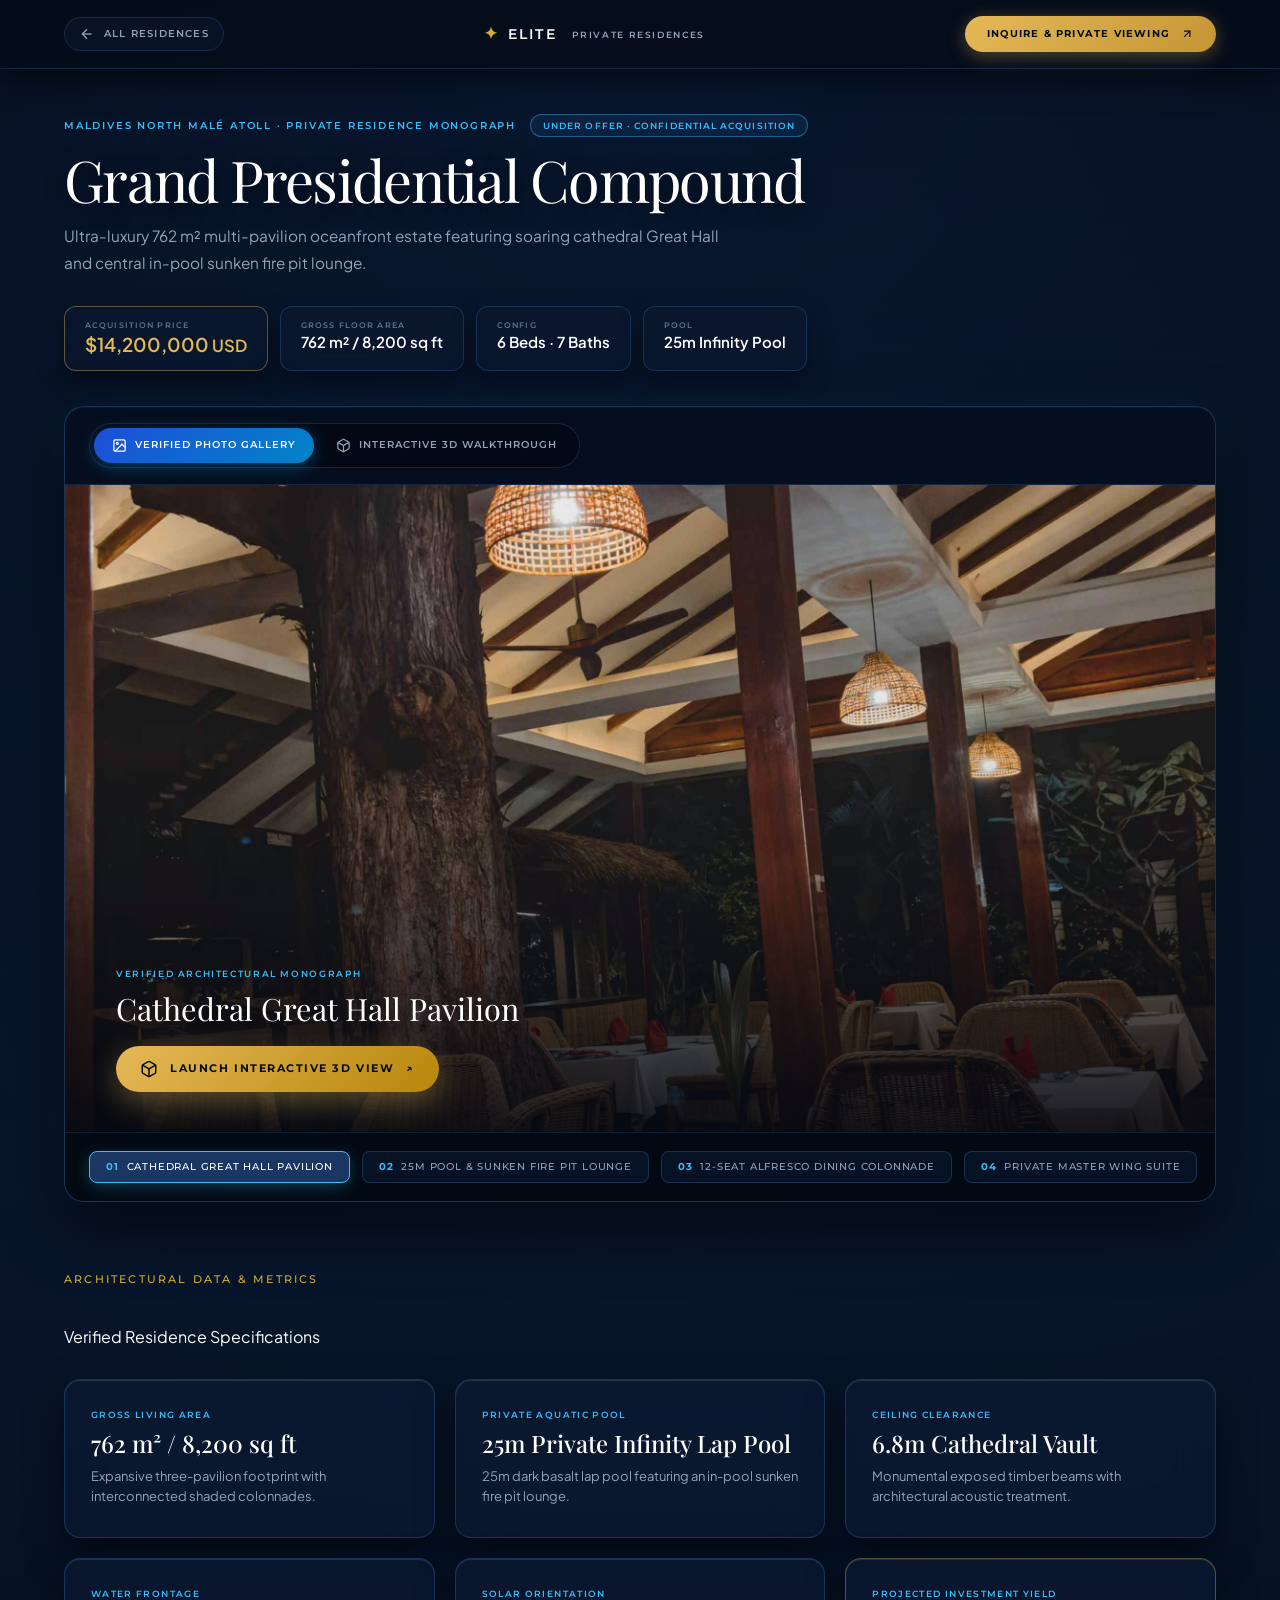
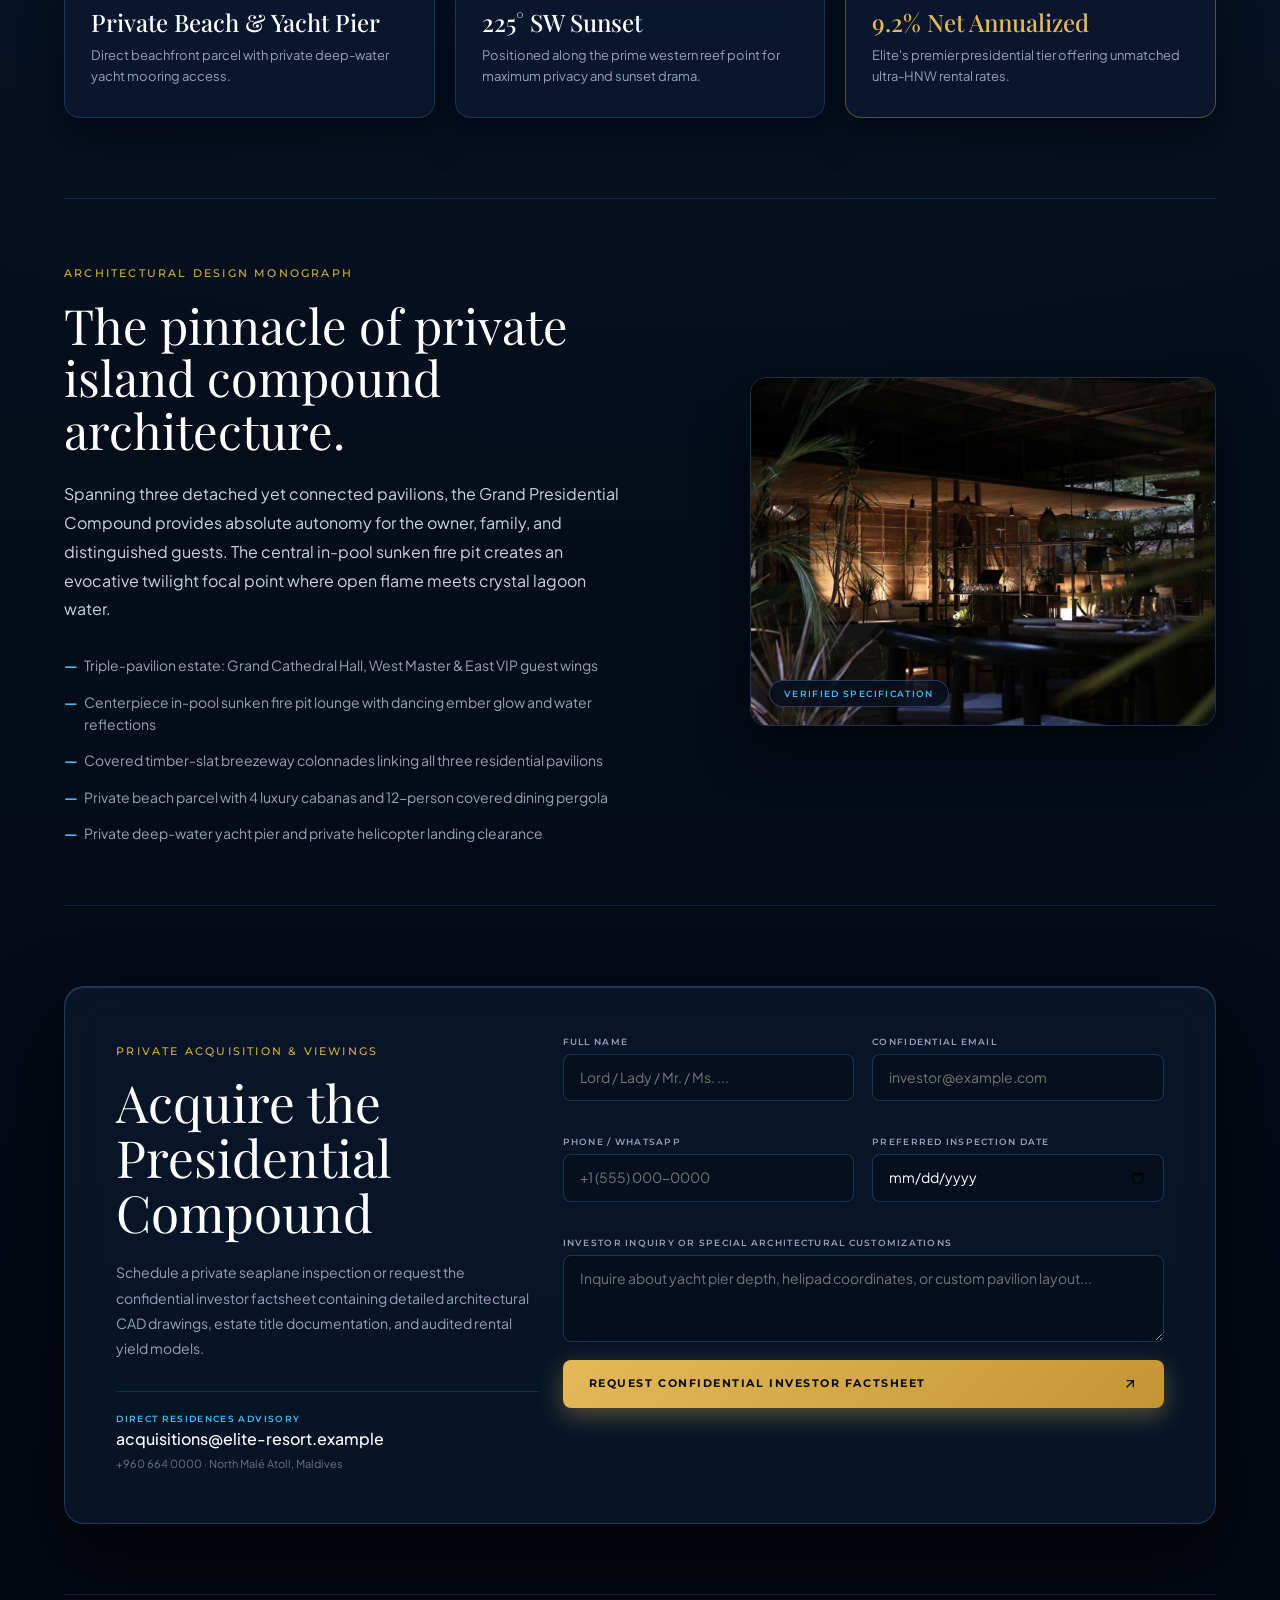
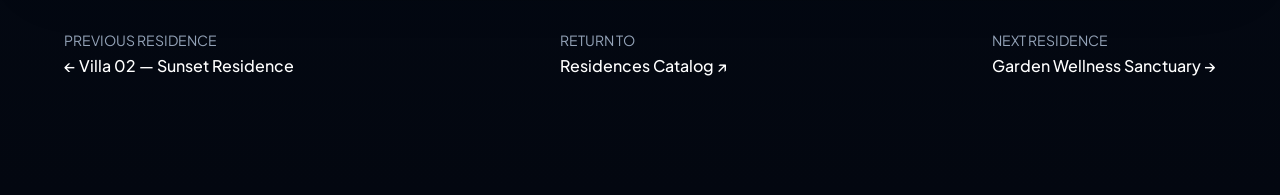
<file: compound.html>
<!DOCTYPE html>
<html lang="en">
<head>
  <meta charset="UTF-8" />
  <meta name="viewport" content="width=device-width, initial-scale=1.0" />
  <title id="page-title">Grand Presidential Compound | Elite Private Residences</title>
  <meta name="description" content="Grand Presidential Compound: Ultra-luxury 762 m² triple-pavilion estate with cathedral ceilings, 25m private pool, and central sunken fire pit lounge in Maldives." />
  <link rel="canonical" href="compound.html" />
  <meta name="theme-color" content="#040914" />
  <link rel="icon" href="data:image/svg+xml,%3Csvg xmlns='http://www.w3.org/2000/svg' viewBox='0 0 32 32'%3E%3Crect width='32' height='32' fill='%23040914'/%3E%3Ctext x='16' y='23' text-anchor='middle' font-size='20' fill='%23d4af37'%3E%E2%9C%A6%3C/text%3E%3C/svg%3E" />

  <!-- Fonts -->
  <link rel="preconnect" href="https://fonts.googleapis.com" />
  <link rel="preconnect" href="https://fonts.gstatic.com" crossorigin />
  <link href="https://fonts.googleapis.com/css2?family=Montserrat:ital,wght@0,300;0,400;0,500;0,600;0,700;1,400&family=Playfair+Display:ital,wght@0,400;0,500;0,600;0,700;1,400;1,600&family=Plus+Jakarta+Sans:ital,wght@0,300;0,400;0,500;0,600;0,700;1,400&display=swap" rel="stylesheet" />

  <!-- Styles -->
  <link rel="stylesheet" href="assets/vendor/bootstrap.min.css" />
  <link rel="stylesheet" href="assets/css/style.css" />
  <script>window.RESIDENCE_ID = 'compound';</script>
</head>
<body class="residence-single-page">

  <!-- ═════════ Standalone Residence Top Navigation ═════════ -->
  <header class="single-nav">
    <div class="single-nav-inner">
      <a class="single-back-btn" href="index.html#catalog">
        <svg width="16" height="16" viewBox="0 0 24 24" fill="none" stroke="currentColor" stroke-width="2"><path d="M19 12H5"/><path d="m12 19-7-7 7-7"/></svg>
        <span>All Residences</span>
      </a>

      <a class="single-brand" href="index.html">
        <span class="brand-mark">✦</span>
        <span>ELITE</span>
        <small>PRIVATE RESIDENCES</small>
      </a>

      <div class="single-nav-actions">
        <a class="single-enquire-btn" href="#enquire-section">
          <span>Inquire &amp; Private Viewing</span>
          <svg width="14" height="14" viewBox="0 0 24 24" fill="none" stroke="currentColor" stroke-width="2"><path d="M7 17 17 7"/><path d="M7 7h10v10"/></svg>
        </a>
      </div>
    </div>
  </header>

  <!-- ═════════ Main Standalone Residence Container ═════════ -->
  <main class="single-main-container">

    <!-- Residence Hero Meta Header -->
    <section class="single-header-section">
      <div class="single-header-meta">
        <div class="single-kicker-wrap">
          <span class="single-kicker">MALDIVES NORTH MALÉ ATOLL · PRIVATE RESIDENCE MONOGRAPH</span>
          <span class="single-status-badge" id="single-status">UNDER OFFER · CONFIDENTIAL ACQUISITION</span>
        </div>
        <h1 class="single-title" id="single-title">Grand Presidential Compound</h1>
        <p class="single-subtitle" id="single-subtitle">Ultra-luxury 762 m² multi-pavilion oceanfront estate featuring soaring cathedral Great Hall and central in-pool sunken fire pit lounge.</p>
      </div>

      <div class="single-header-metrics">
        <div class="metric-pill price-pill">
          <span class="metric-lbl">ACQUISITION PRICE</span>
          <strong id="single-price">$14,200,000 <small>USD</small></strong>
        </div>
        <div class="metric-pill">
          <span class="metric-lbl">GROSS FLOOR AREA</span>
          <strong id="single-area">762 m² / 8,200 sq ft</strong>
        </div>
        <div class="metric-pill">
          <span class="metric-lbl">CONFIG</span>
          <strong id="single-config">6 Beds · 7 Baths</strong>
        </div>
        <div class="metric-pill">
          <span class="metric-lbl">POOL</span>
          <strong id="single-pool-summary">25m Infinity Pool</strong>
        </div>
      </div>
    </section>

    <!-- ═════════ Dual-Mode Showcase: Verified Photo vs Interactive 3D ═════════ -->
    <section class="single-viewport-section">
      
      <!-- Top Viewport Control Bar -->
      <div class="viewport-control-bar">
        <!-- Dual Mode Switch Tabs -->
        <div class="single-mode-tabs" role="tablist">
          <button type="button" class="single-tab-btn active" id="btn-mode-photo" data-target-mode="photo" role="tab" aria-selected="true">
            <svg width="15" height="15" viewBox="0 0 24 24" fill="none" stroke="currentColor" stroke-width="2"><rect x="3" y="3" width="18" height="18" rx="2"/><circle cx="8.5" cy="8.5" r="1.5"/><polyline points="21 15 16 10 5 21"/></svg>
            <span>Verified Photo Gallery</span>
          </button>
          <button type="button" class="single-tab-btn" id="btn-mode-3d" data-target-mode="3d" role="tab" aria-selected="false">
            <svg width="15" height="15" viewBox="0 0 24 24" fill="none" stroke="currentColor" stroke-width="2"><path d="M21 16V8a2 2 0 0 0-1-1.73l-7-4a2 2 0 0 0-2 0l-7 4A2 2 0 0 0 3 8v8a2 2 0 0 0 1 1.73l7 4a2 2 0 0 0 2 0l7-4A2 2 0 0 0 21 16z"/><polyline points="3.27 6.96 12 12.01 20.73 6.96"/><line x1="12" y1="22.08" x2="12" y2="12"/></svg>
            <span>Interactive 3D Walkthrough</span>
          </button>
        </div>

        <!-- 3D Solar Lighting Switcher (Shown in 3D Mode) -->
        <div class="single-solar-bar" id="single-solar-bar">
          <span class="solar-label">SOLAR ENGINE</span>
          <div class="solar-btns-group">
            <button type="button" class="single-solar-btn active" data-solar="day">☀️ Day 12:00</button>
            <button type="button" class="single-solar-btn" data-solar="sunset">🌅 Sunset 18:15</button>
            <button type="button" class="single-solar-btn" data-solar="night">🌙 Night 22:30</button>
          </div>
        </div>
      </div>

      <!-- Stage 1: Verified Editorial Photography Stage -->
      <div class="single-photo-stage" id="single-photo-stage">
        <div class="single-photo-viewport">
          <img id="single-main-img" src="assets/img/pavilion.jpg" alt="Cathedral Great Hall Pavilion exterior" />
          <div class="single-photo-gradient">
            <div class="photo-caption-block">
              <span class="caption-tag">VERIFIED ARCHITECTURAL MONOGRAPH</span>
              <h3 id="single-photo-caption">Cathedral Great Hall Pavilion &amp; Private Beach Parcel</h3>
              <button type="button" class="single-jump-3d-btn" id="single-jump-3d-btn">
                <svg width="18" height="18" viewBox="0 0 24 24" fill="none" stroke="currentColor" stroke-width="2"><path d="M21 16V8a2 2 0 0 0-1-1.73l-7-4a2 2 0 0 0-2 0l-7 4A2 2 0 0 0 3 8v8a2 2 0 0 0 1 1.73l7 4a2 2 0 0 0 2 0l7-4A2 2 0 0 0 21 16z"/><polyline points="3.27 6.96 12 12.01 20.73 6.96"/><line x1="12" y1="22.08" x2="12" y2="12"/></svg>
                <span>Launch Interactive 3D View</span>
                <span class="arrow">↗</span>
              </button>
            </div>
          </div>
        </div>

        <!-- Thumbnails Gallery Strip -->
        <div class="single-thumb-strip" id="single-thumb-strip"></div>
      </div>

      <!-- Stage 2: Three.js High-Fidelity 3D Stage -->
      <div class="single-3d-stage is-hidden" id="single-3d-stage">
        <div class="single-canvas-container">
          <canvas id="residence-inspect-canvas" aria-hidden="true"></canvas>
          <div class="single-canvas-vignette" aria-hidden="true"></div>
          <!-- 3D Projected Spatial Room Pins -->
          <div class="inspect-pins-container" id="inspect-pins-container"></div>
        </div>

        <!-- 3D HUD Controls (Floating) -->
        <div class="single-3d-hud">
          <button type="button" class="hud-pill-btn active" id="inspect-btn-autorotate" aria-pressed="true">
            <i class="hud-indicator-dot"></i><span>Auto Orbit: ON</span>
          </button>
          <button type="button" class="hud-pill-btn" id="inspect-btn-reset">
            <span>Reset Perspective</span>
          </button>
          <!-- Level Switches (Hidden for single-level compound) -->
          <div class="single-level-group" id="inspect-level-switch" hidden>
            <button type="button" class="level-tab-btn active" data-inspect-level="all">All Levels</button>
          </div>
        </div>

        <div class="single-3d-instructions">
          <span>Drag to Rotate · Scroll / Pinch to Zoom · Click Floating Room Pins to Focus</span>
        </div>
      </div>
    </section>

    <!-- ═════════ Architectural Specifications Grid ═════════ -->
    <section class="single-specs-section">
      <div class="section-kicker">ARCHITECTURAL DATA &amp; METRICS</div>
      <h2 class="section-title">Verified Residence Specifications</h2>
      <div class="specs-card-grid">
        <div class="spec-neo-card">
          <span class="card-kicker">GROSS LIVING AREA</span>
          <strong id="card-area">762 m² / 8,200 sq ft</strong>
          <p>Expansive three-pavilion footprint with interconnected shaded colonnades.</p>
        </div>
        <div class="spec-neo-card">
          <span class="card-kicker">PRIVATE AQUATIC POOL</span>
          <strong id="card-pool">25m Private Infinity Lap Pool</strong>
          <p>25m dark basalt lap pool featuring an in-pool sunken fire pit lounge.</p>
        </div>
        <div class="spec-neo-card">
          <span class="card-kicker">CEILING CLEARANCE</span>
          <strong id="card-ceiling">6.8m Cathedral Vault</strong>
          <p>Monumental exposed timber beams with architectural acoustic treatment.</p>
        </div>
        <div class="spec-neo-card">
          <span class="card-kicker">WATER FRONTAGE</span>
          <strong id="card-frontage">Private Beach &amp; Yacht Pier</strong>
          <p>Direct beachfront parcel with private deep-water yacht mooring access.</p>
        </div>
        <div class="spec-neo-card">
          <span class="card-kicker">SOLAR ORIENTATION</span>
          <strong id="card-orientation">225° SW Sunset</strong>
          <p>Positioned along the prime western reef point for maximum privacy and sunset drama.</p>
        </div>
        <div class="spec-neo-card highlight-card">
          <span class="card-kicker">PROJECTED INVESTMENT YIELD</span>
          <strong class="gold-accent" id="card-yield">9.2% Net Annualized</strong>
          <p>Elite's premier presidential tier offering unmatched ultra-HNW rental rates.</p>
        </div>
      </div>
    </section>

    <!-- ═════════ Architectural Design & Materials Monograph ═════════ -->
    <section class="single-design-section">
      <div class="row align-items-center">
        <div class="col-lg-6">
          <span class="section-kicker">ARCHITECTURAL DESIGN MONOGRAPH</span>
          <h2 class="design-heading">The pinnacle of private island compound architecture.</h2>
          <p class="design-text">Spanning three detached yet connected pavilions, the Grand Presidential Compound provides absolute autonomy for the owner, family, and distinguished guests. The central in-pool sunken fire pit creates an evocative twilight focal point where open flame meets crystal lagoon water.</p>
          <ul class="design-feature-list" id="single-features-list">
            <li>Triple-pavilion estate: Grand Cathedral Hall, West Master &amp; East VIP guest wings</li>
            <li>Centerpiece in-pool sunken fire pit lounge with dancing ember glow and water reflections</li>
            <li>Covered timber-slat breezeway colonnades linking all three residential pavilions</li>
            <li>Private beach parcel with 4 luxury cabanas and 12-person covered dining pergola</li>
            <li>Private deep-water yacht pier and private helicopter landing clearance</li>
          </ul>
        </div>
        <div class="col-lg-5 offset-lg-1">
          <div class="design-media-card">
            <img id="single-design-img" src="assets/img/table.jpg" alt="Alfresco dining colonnade" />
            <div class="media-card-badge">VERIFIED SPECIFICATION</div>
          </div>
        </div>
      </div>
    </section>

    <!-- ═════════ Dedicated Confidential Investor Enquiry Form ═════════ -->
    <section class="single-enquiry-section" id="enquire-section">
      <div class="enquiry-card-wrapper">
        <div class="row">
          <div class="col-lg-5">
            <span class="section-kicker">PRIVATE ACQUISITION &amp; VIEWINGS</span>
            <h2 class="enquiry-heading">Acquire the Presidential Compound</h2>
            <p class="enquiry-sub">Schedule a private seaplane inspection or request the confidential investor factsheet containing detailed architectural CAD drawings, estate title documentation, and audited rental yield models.</p>
            <div class="direct-concierge">
              <span>DIRECT RESIDENCES ADVISORY</span>
              <a href="mailto:acquisitions@elite-resort.example">acquisitions@elite-resort.example</a>
              <small>+960 664 0000 · North Malé Atoll, Maldives</small>
            </div>
          </div>
          <div class="col-lg-7">
            <form class="single-enquiry-form" id="residence-enquiry-form">
              <input type="hidden" id="form-property-id" name="property_id" value="compound" />
              <div class="form-row-2">
                <div class="form-group">
                  <label for="enq-name">FULL NAME</label>
                  <input type="text" id="enq-name" name="name" required placeholder="Lord / Lady / Mr. / Ms. ..." />
                </div>
                <div class="form-group">
                  <label for="enq-email">CONFIDENTIAL EMAIL</label>
                  <input type="email" id="enq-email" name="email" required placeholder="investor@example.com" />
                </div>
              </div>
              <div class="form-row-2">
                <div class="form-group">
                  <label for="enq-phone">PHONE / WHATSAPP</label>
                  <input type="tel" id="enq-phone" name="phone" placeholder="+1 (555) 000-0000" />
                </div>
                <div class="form-group">
                  <label for="enq-date">PREFERRED INSPECTION DATE</label>
                  <input type="date" id="enq-date" name="date" />
                </div>
              </div>
              <div class="form-group">
                <label for="enq-notes">INVESTOR INQUIRY OR SPECIAL ARCHITECTURAL CUSTOMIZATIONS</label>
                <textarea id="enq-notes" name="notes" rows="3" placeholder="Inquire about yacht pier depth, helipad coordinates, or custom pavilion layout..."></textarea>
              </div>
              <button type="submit" class="single-submit-btn">
                <span>Request Confidential Investor Factsheet</span>
                <svg width="16" height="16" viewBox="0 0 24 24" fill="none" stroke="currentColor" stroke-width="2"><path d="M7 17 17 7"/><path d="M7 7h10v10"/></svg>
              </button>
              <div class="form-success-msg" id="enquiry-success" hidden>
                ✦ Thank you. Our Private Acquisitions Director will contact you within 2 business hours with the verified prospectus.
              </div>
            </form>
          </div>
        </div>
      </div>
    </section>

    <!-- ═════════ Other Curated Residences Navigation ═════════ -->
    <section class="single-footer-nav">
      <div class="footer-nav-inner">
        <a class="nav-prev" id="link-prev-residence" href="villa-02.html">
          <small>PREVIOUS RESIDENCE</small>
          <strong id="lbl-prev-residence">← Villa 02 — Sunset Residence</strong>
        </a>
        <a class="nav-all" href="index.html#catalog">
          <small>RETURN TO</small>
          <strong>Residences Catalog ↗</strong>
        </a>
        <a class="nav-next" id="link-next-residence" href="garden-sanctuary.html">
          <small>NEXT RESIDENCE</small>
          <strong id="lbl-next-residence">Garden Wellness Sanctuary →</strong>
        </a>
      </div>
    </section>

  </main>

  <!-- Scripts -->
  <script src="assets/vendor/bootstrap.bundle.min.js"></script>
  <script src="assets/vendor/gsap.min.js"></script>
  <script src="assets/vendor/three.min.js"></script>
  <script src="assets/js/residence-inspector.js"></script>
  <script>
    // Standalone Residence Page Controller
    (function () {
      'use strict';

      var resId = 'compound';
      var urlParams = new URLSearchParams(window.location.search);
      var initialMode = urlParams.get('mode') === '3d' ? '3d' : 'photo';

      var data = {
        id: 'compound',
        title: 'Grand Presidential Compound',
        subtitle: 'Ultra-luxury 762 m² multi-pavilion oceanfront estate featuring soaring cathedral Great Hall and central in-pool sunken fire pit lounge.',
        price: '$14,200,000 USD',
        area: '762 m² / 8,200 sq ft',
        config: '6 Beds · 7 Baths',
        poolSummary: '25m Infinity Pool',
        poolDetail: '25m Private Infinity Lap Pool',
        ceiling: '6.8m Cathedral Vault',
        frontage: 'Private Beach & Yacht Pier',
        orientation: '225° SW Sunset',
        yield: '9.2% Net Annualized',
        image: 'assets/img/pavilion.jpg',
        designImg: 'assets/img/table.jpg',
        gallery: [
          { src: 'assets/img/pavilion.jpg', label: 'Cathedral Great Hall Pavilion' },
          { src: 'assets/img/night-pool.jpg', label: '25m Pool & Sunken Fire Pit Lounge' },
          { src: 'assets/img/table.jpg', label: '12-Seat Alfresco Dining Colonnade' },
          { src: 'assets/img/bedroom.jpg', label: 'Private Master Wing Suite' }
        ],
        features: [
          'Triple-pavilion estate: Grand Cathedral Hall, West Master & East VIP guest wings',
          'Centerpiece in-pool sunken fire pit lounge with dancing ember glow and water reflections',
          'Covered timber-slat breezeway colonnades linking all three residential pavilions',
          'Private beach parcel with 4 luxury cabanas and 12-person covered dining pergola',
          'Private deep-water yacht pier and private helicopter landing clearance'
        ],
        prev: { id: 'villa2', url: 'villa-02.html', name: 'Villa 02 — Sunset Residence' },
        next: { id: 'spa', url: 'garden-sanctuary.html', name: 'Garden Wellness Sanctuary' }
      };

      // Populate Page Texts & Meta
      document.getElementById('page-title').textContent = data.title + ' | Elite Private Residences';
      document.getElementById('single-title').textContent = data.title;
      document.getElementById('single-subtitle').textContent = data.subtitle;
      document.getElementById('single-price').innerHTML = data.price.replace('USD', '<small>USD</small>');
      document.getElementById('single-area').textContent = data.area;
      document.getElementById('single-config').textContent = data.config;
      document.getElementById('single-pool-summary').textContent = data.poolSummary;

      document.getElementById('card-area').textContent = data.area;
      document.getElementById('card-pool').textContent = data.poolDetail;
      document.getElementById('card-ceiling').textContent = data.ceiling;
      document.getElementById('card-frontage').textContent = data.frontage;
      document.getElementById('card-orientation').textContent = data.orientation;
      document.getElementById('card-yield').textContent = data.yield;

      document.getElementById('single-main-img').src = data.image;
      document.getElementById('single-photo-caption').textContent = data.gallery[0].label;
      document.getElementById('single-design-img').src = data.designImg;
      document.getElementById('form-property-id').value = data.id;

      // Render Features
      var featList = document.getElementById('single-features-list');
      featList.innerHTML = '';
      for (var f = 0; f < data.features.length; f++) {
        var li = document.createElement('li');
        li.textContent = data.features[f];
        featList.appendChild(li);
      }

      // Render Photo Thumbnails
      var thumbStrip = document.getElementById('single-thumb-strip');
      thumbStrip.innerHTML = '';
      for (var t = 0; t < data.gallery.length; t++) {
        (function (item, index) {
          var btn = document.createElement('button');
          btn.type = 'button';
          btn.className = 'single-thumb-btn' + (index === 0 ? ' active' : '');
          btn.innerHTML = '<span class="thumb-idx">0' + (index + 1) + '</span><span>' + item.label + '</span>';
          btn.addEventListener('click', function () {
            document.getElementById('single-main-img').src = item.src;
            document.getElementById('single-photo-caption').textContent = item.label;
            var siblings = thumbStrip.querySelectorAll('.single-thumb-btn');
            for (var s = 0; s < siblings.length; s++) siblings[s].classList.remove('active');
            btn.classList.add('active');
          });
          thumbStrip.appendChild(btn);
        })(data.gallery[t], t);
      }

      // Viewport Mode Switching (Photo vs 3D)
      var photoStage = document.getElementById('single-photo-stage');
      var threeStage = document.getElementById('single-3d-stage');
      var btnPhoto = document.getElementById('btn-mode-photo');
      var btn3D = document.getElementById('btn-mode-3d');
      var solarBar = document.getElementById('single-solar-bar');
      var jump3DBtn = document.getElementById('single-jump-3d-btn');

      function switchMode(mode) {
        if (mode === '3d') {
          photoStage.classList.add('is-hidden');
          threeStage.classList.remove('is-hidden');
          btn3D.classList.add('active');
          btn3D.setAttribute('aria-selected', 'true');
          btnPhoto.classList.remove('active');
          btnPhoto.setAttribute('aria-selected', 'false');
          solarBar.classList.add('is-visible');

          if (window.residenceInspector) {
            window.residenceInspector.open(data.id, '3d');
          }
        } else {
          threeStage.classList.add('is-hidden');
          photoStage.classList.remove('is-hidden');
          btnPhoto.classList.add('active');
          btnPhoto.setAttribute('aria-selected', 'true');
          btn3D.classList.remove('active');
          btn3D.setAttribute('aria-selected', 'false');
          solarBar.classList.remove('is-visible');
        }
      }

      btnPhoto.addEventListener('click', function () { switchMode('photo'); });
      btn3D.addEventListener('click', function () { switchMode('3d'); });
      if (jump3DBtn) jump3DBtn.addEventListener('click', function () { switchMode('3d'); });

      // Solar lighting buttons inside 3D
      var solarBtns = document.querySelectorAll('.single-solar-btn');
      for (var sb = 0; sb < solarBtns.length; sb++) {
        solarBtns[sb].addEventListener('click', function () {
          for (var k = 0; k < solarBtns.length; k++) solarBtns[k].classList.remove('active');
          this.classList.add('active');
          if (window.residenceInspector) {
            window.residenceInspector.solar(this.dataset.solar);
          }
        });
      }

      // Handle Enquiry Form Submission
      var form = document.getElementById('residence-enquiry-form');
      var successMsg = document.getElementById('enquiry-success');
      if (form) {
        form.addEventListener('submit', function (e) {
          e.preventDefault();
          form.querySelector('button[type="submit"]').disabled = true;
          if (successMsg) {
            successMsg.hidden = false;
            successMsg.scrollIntoView({ behavior: 'smooth' });
          }
        });
      }

      if (initialMode === '3d') {
        setTimeout(function () { switchMode('3d'); }, 100);
      }
    })();
  </script>
</body>
</html>
</file>
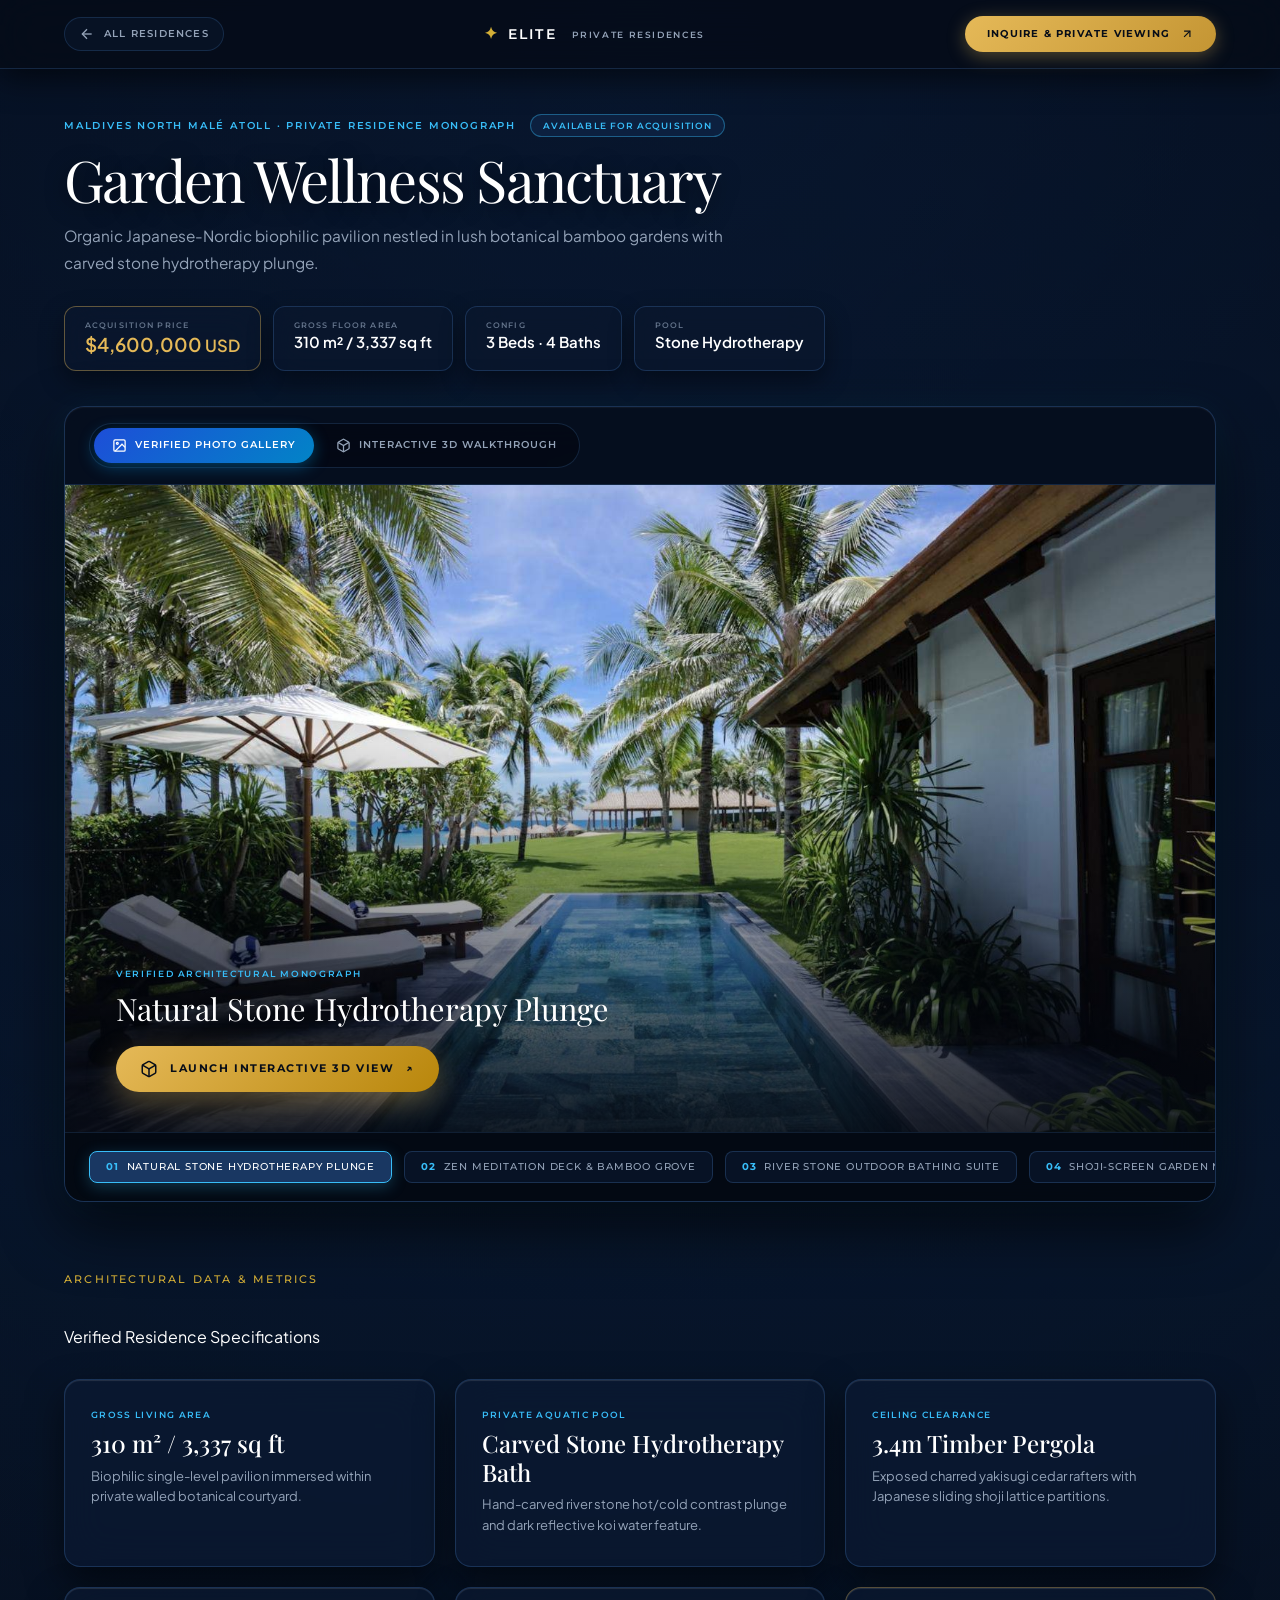
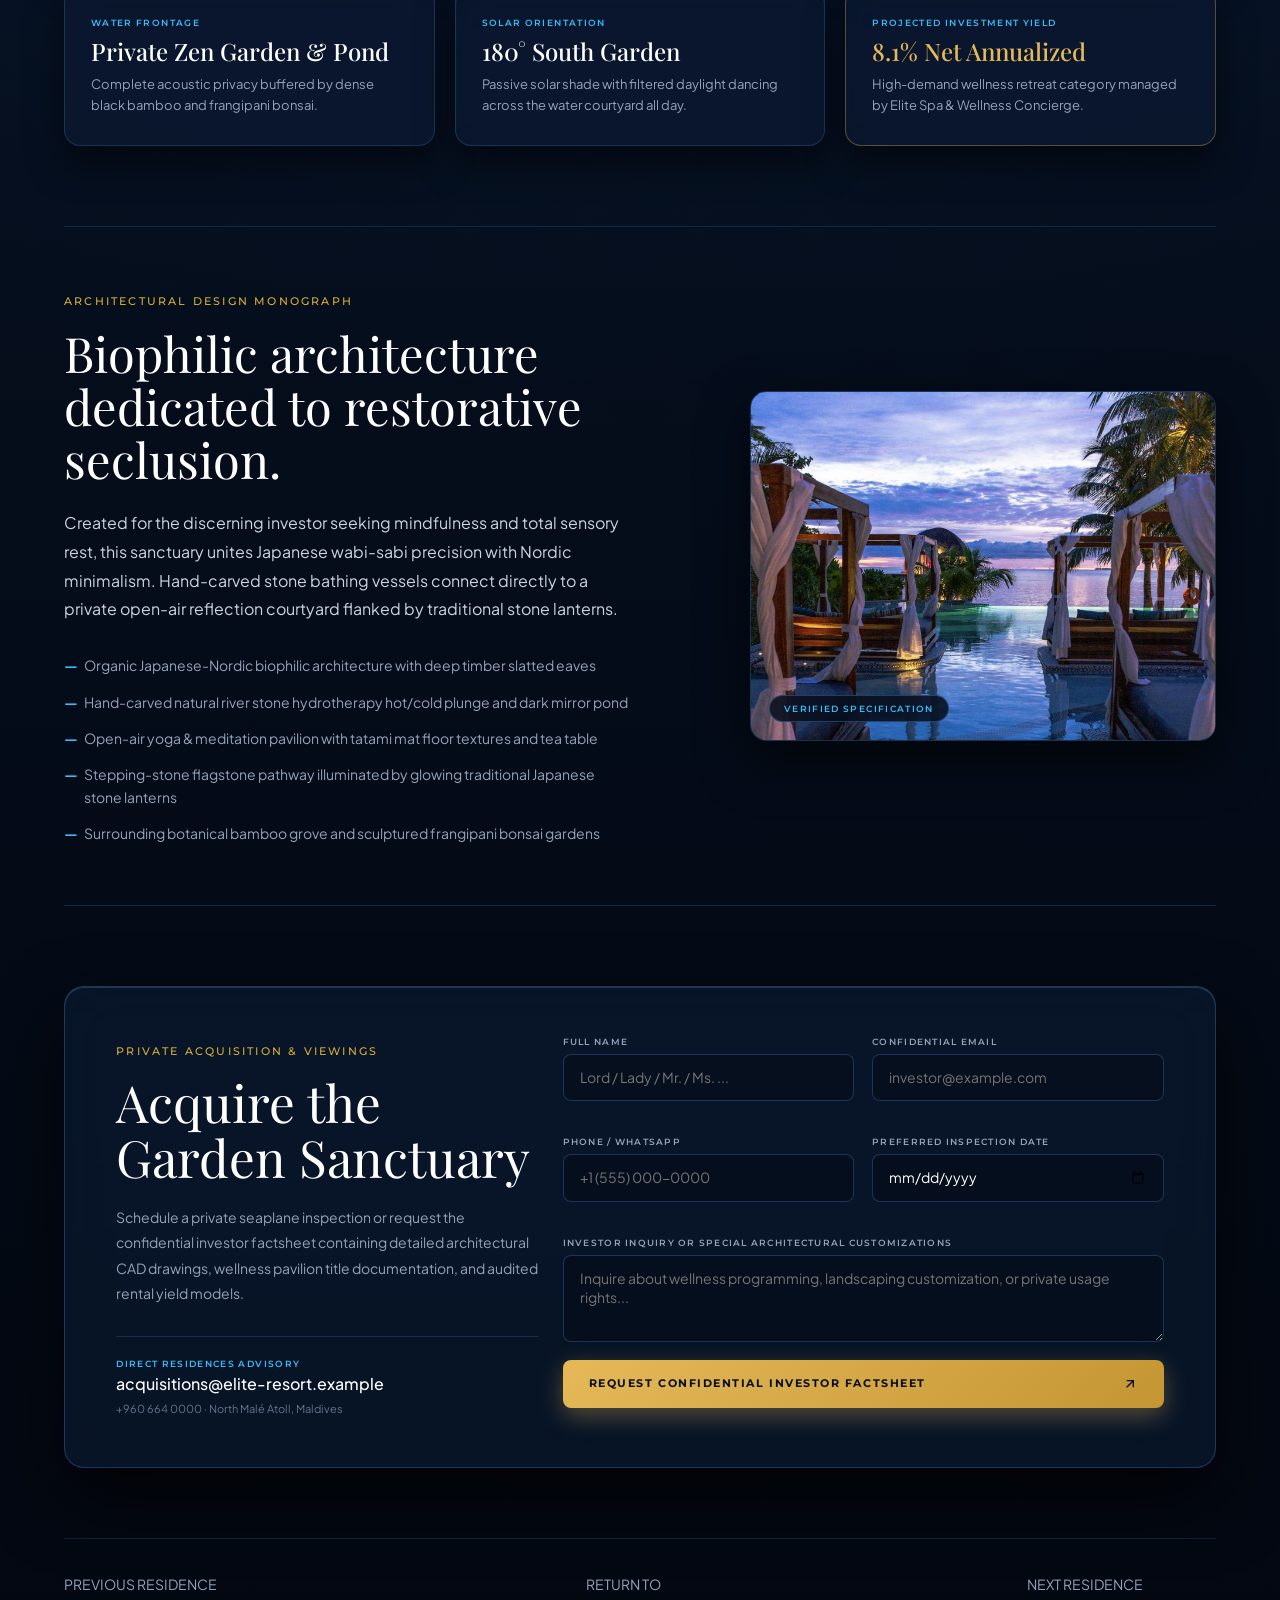
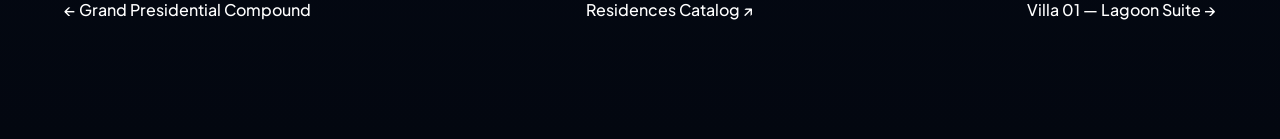
<file: garden-sanctuary.html>
<!DOCTYPE html>
<html lang="en">
<head>
  <meta charset="UTF-8" />
  <meta name="viewport" content="width=device-width, initial-scale=1.0" />
  <title id="page-title">Garden Wellness Sanctuary | Elite Private Residences</title>
  <meta name="description" content="Garden Wellness Sanctuary: Organic Japanese-Nordic biophilic 310 m² residence with carved river stone hydrotherapy plunge, dark reflection pond, and bamboo zen garden in Maldives." />
  <link rel="canonical" href="garden-sanctuary.html" />
  <meta name="theme-color" content="#040914" />
  <link rel="icon" href="data:image/svg+xml,%3Csvg xmlns='http://www.w3.org/2000/svg' viewBox='0 0 32 32'%3E%3Crect width='32' height='32' fill='%23040914'/%3E%3Ctext x='16' y='23' text-anchor='middle' font-size='20' fill='%23d4af37'%3E%E2%9C%A6%3C/text%3E%3C/svg%3E" />

  <!-- Fonts -->
  <link rel="preconnect" href="https://fonts.googleapis.com" />
  <link rel="preconnect" href="https://fonts.gstatic.com" crossorigin />
  <link href="https://fonts.googleapis.com/css2?family=Montserrat:ital,wght@0,300;0,400;0,500;0,600;0,700;1,400&family=Playfair+Display:ital,wght@0,400;0,500;0,600;0,700;1,400;1,600&family=Plus+Jakarta+Sans:ital,wght@0,300;0,400;0,500;0,600;0,700;1,400&display=swap" rel="stylesheet" />

  <!-- Styles -->
  <link rel="stylesheet" href="assets/vendor/bootstrap.min.css" />
  <link rel="stylesheet" href="assets/css/style.css" />
  <script>window.RESIDENCE_ID = 'spa';</script>
</head>
<body class="residence-single-page">

  <!-- ═════════ Standalone Residence Top Navigation ═════════ -->
  <header class="single-nav">
    <div class="single-nav-inner">
      <a class="single-back-btn" href="index.html#catalog">
        <svg width="16" height="16" viewBox="0 0 24 24" fill="none" stroke="currentColor" stroke-width="2"><path d="M19 12H5"/><path d="m12 19-7-7 7-7"/></svg>
        <span>All Residences</span>
      </a>

      <a class="single-brand" href="index.html">
        <span class="brand-mark">✦</span>
        <span>ELITE</span>
        <small>PRIVATE RESIDENCES</small>
      </a>

      <div class="single-nav-actions">
        <a class="single-enquire-btn" href="#enquire-section">
          <span>Inquire &amp; Private Viewing</span>
          <svg width="14" height="14" viewBox="0 0 24 24" fill="none" stroke="currentColor" stroke-width="2"><path d="M7 17 17 7"/><path d="M7 7h10v10"/></svg>
        </a>
      </div>
    </div>
  </header>

  <!-- ═════════ Main Standalone Residence Container ═════════ -->
  <main class="single-main-container">

    <!-- Residence Hero Meta Header -->
    <section class="single-header-section">
      <div class="single-header-meta">
        <div class="single-kicker-wrap">
          <span class="single-kicker">MALDIVES NORTH MALÉ ATOLL · PRIVATE RESIDENCE MONOGRAPH</span>
          <span class="single-status-badge" id="single-status">AVAILABLE FOR ACQUISITION</span>
        </div>
        <h1 class="single-title" id="single-title">Garden Wellness Sanctuary</h1>
        <p class="single-subtitle" id="single-subtitle">Organic Japanese-Nordic biophilic pavilion nestled in lush botanical bamboo gardens with carved stone hydrotherapy plunge.</p>
      </div>

      <div class="single-header-metrics">
        <div class="metric-pill price-pill">
          <span class="metric-lbl">ACQUISITION PRICE</span>
          <strong id="single-price">$4,600,000 <small>USD</small></strong>
        </div>
        <div class="metric-pill">
          <span class="metric-lbl">GROSS FLOOR AREA</span>
          <strong id="single-area">310 m² / 3,337 sq ft</strong>
        </div>
        <div class="metric-pill">
          <span class="metric-lbl">CONFIG</span>
          <strong id="single-config">3 Beds · 4 Baths</strong>
        </div>
        <div class="metric-pill">
          <span class="metric-lbl">POOL</span>
          <strong id="single-pool-summary">Stone Hydrotherapy</strong>
        </div>
      </div>
    </section>

    <!-- ═════════ Dual-Mode Showcase: Verified Photo vs Interactive 3D ═════════ -->
    <section class="single-viewport-section">
      
      <!-- Top Viewport Control Bar -->
      <div class="viewport-control-bar">
        <!-- Dual Mode Switch Tabs -->
        <div class="single-mode-tabs" role="tablist">
          <button type="button" class="single-tab-btn active" id="btn-mode-photo" data-target-mode="photo" role="tab" aria-selected="true">
            <svg width="15" height="15" viewBox="0 0 24 24" fill="none" stroke="currentColor" stroke-width="2"><rect x="3" y="3" width="18" height="18" rx="2"/><circle cx="8.5" cy="8.5" r="1.5"/><polyline points="21 15 16 10 5 21"/></svg>
            <span>Verified Photo Gallery</span>
          </button>
          <button type="button" class="single-tab-btn" id="btn-mode-3d" data-target-mode="3d" role="tab" aria-selected="false">
            <svg width="15" height="15" viewBox="0 0 24 24" fill="none" stroke="currentColor" stroke-width="2"><path d="M21 16V8a2 2 0 0 0-1-1.73l-7-4a2 2 0 0 0-2 0l-7 4A2 2 0 0 0 3 8v8a2 2 0 0 0 1 1.73l7 4a2 2 0 0 0 2 0l7-4A2 2 0 0 0 21 16z"/><polyline points="3.27 6.96 12 12.01 20.73 6.96"/><line x1="12" y1="22.08" x2="12" y2="12"/></svg>
            <span>Interactive 3D Walkthrough</span>
          </button>
        </div>

        <!-- 3D Solar Lighting Switcher (Shown in 3D Mode) -->
        <div class="single-solar-bar" id="single-solar-bar">
          <span class="solar-label">SOLAR ENGINE</span>
          <div class="solar-btns-group">
            <button type="button" class="single-solar-btn active" data-solar="day">☀️ Day 12:00</button>
            <button type="button" class="single-solar-btn" data-solar="sunset">🌅 Sunset 18:15</button>
            <button type="button" class="single-solar-btn" data-solar="night">🌙 Night 22:30</button>
          </div>
        </div>
      </div>

      <!-- Stage 1: Verified Editorial Photography Stage -->
      <div class="single-photo-stage" id="single-photo-stage">
        <div class="single-photo-viewport">
          <img id="single-main-img" src="assets/img/garden-pool.jpg" alt="Garden Wellness Sanctuary hydrotherapy pool" />
          <div class="single-photo-gradient">
            <div class="photo-caption-block">
              <span class="caption-tag">VERIFIED ARCHITECTURAL MONOGRAPH</span>
              <h3 id="single-photo-caption">Natural Stone Hydrotherapy Plunge &amp; Zen Botanical Courtyard</h3>
              <button type="button" class="single-jump-3d-btn" id="single-jump-3d-btn">
                <svg width="18" height="18" viewBox="0 0 24 24" fill="none" stroke="currentColor" stroke-width="2"><path d="M21 16V8a2 2 0 0 0-1-1.73l-7-4a2 2 0 0 0-2 0l-7 4A2 2 0 0 0 3 8v8a2 2 0 0 0 1 1.73l7 4a2 2 0 0 0 2 0l7-4A2 2 0 0 0 21 16z"/><polyline points="3.27 6.96 12 12.01 20.73 6.96"/><line x1="12" y1="22.08" x2="12" y2="12"/></svg>
                <span>Launch Interactive 3D View</span>
                <span class="arrow">↗</span>
              </button>
            </div>
          </div>
        </div>

        <!-- Thumbnails Gallery Strip -->
        <div class="single-thumb-strip" id="single-thumb-strip"></div>
      </div>

      <!-- Stage 2: Three.js High-Fidelity 3D Stage -->
      <div class="single-3d-stage is-hidden" id="single-3d-stage">
        <div class="single-canvas-container">
          <canvas id="residence-inspect-canvas" aria-hidden="true"></canvas>
          <div class="single-canvas-vignette" aria-hidden="true"></div>
          <!-- 3D Projected Spatial Room Pins -->
          <div class="inspect-pins-container" id="inspect-pins-container"></div>
        </div>

        <!-- 3D HUD Controls (Floating) -->
        <div class="single-3d-hud">
          <button type="button" class="hud-pill-btn active" id="inspect-btn-autorotate" aria-pressed="true">
            <i class="hud-indicator-dot"></i><span>Auto Orbit: ON</span>
          </button>
          <button type="button" class="hud-pill-btn" id="inspect-btn-reset">
            <span>Reset Perspective</span>
          </button>
          <!-- Level Switches (Hidden for single-level sanctuary) -->
          <div class="single-level-group" id="inspect-level-switch" hidden>
            <button type="button" class="level-tab-btn active" data-inspect-level="all">All Levels</button>
          </div>
        </div>

        <div class="single-3d-instructions">
          <span>Drag to Rotate · Scroll / Pinch to Zoom · Click Floating Room Pins to Focus</span>
        </div>
      </div>
    </section>

    <!-- ═════════ Architectural Specifications Grid ═════════ -->
    <section class="single-specs-section">
      <div class="section-kicker">ARCHITECTURAL DATA &amp; METRICS</div>
      <h2 class="section-title">Verified Residence Specifications</h2>
      <div class="specs-card-grid">
        <div class="spec-neo-card">
          <span class="card-kicker">GROSS LIVING AREA</span>
          <strong id="card-area">310 m² / 3,337 sq ft</strong>
          <p>Biophilic single-level pavilion immersed within private walled botanical courtyard.</p>
        </div>
        <div class="spec-neo-card">
          <span class="card-kicker">PRIVATE AQUATIC POOL</span>
          <strong id="card-pool">Stone Hydrotherapy Plunge &amp; Mirror Pond</strong>
          <p>Hand-carved river stone hot/cold contrast plunge and dark reflective koi water feature.</p>
        </div>
        <div class="spec-neo-card">
          <span class="card-kicker">CEILING CLEARANCE</span>
          <strong id="card-ceiling">3.4m Timber Pergola</strong>
          <p>Exposed charred yakisugi cedar rafters with Japanese sliding shoji lattice partitions.</p>
        </div>
        <div class="spec-neo-card">
          <span class="card-kicker">WATER FRONTAGE</span>
          <strong id="card-frontage">Private Zen Garden &amp; Reflection Pond</strong>
          <p>Complete acoustic privacy buffered by dense black bamboo and frangipani bonsai.</p>
        </div>
        <div class="spec-neo-card">
          <span class="card-kicker">SOLAR ORIENTATION</span>
          <strong id="card-orientation">180° South Garden</strong>
          <p>Passive solar shade with filtered daylight dancing across the water courtyard all day.</p>
        </div>
        <div class="spec-neo-card highlight-card">
          <span class="card-kicker">PROJECTED INVESTMENT YIELD</span>
          <strong class="gold-accent" id="card-yield">8.1% Net Annualized</strong>
          <p>High-demand wellness retreat category managed by Elite Spa &amp; Wellness Concierge.</p>
        </div>
      </div>
    </section>

    <!-- ═════════ Architectural Design & Materials Monograph ═════════ -->
    <section class="single-design-section">
      <div class="row align-items-center">
        <div class="col-lg-6">
          <span class="section-kicker">ARCHITECTURAL DESIGN MONOGRAPH</span>
          <h2 class="design-heading">Biophilic architecture dedicated to restorative seclusion.</h2>
          <p class="design-text">Created for the discerning investor seeking mindfulness and total sensory rest, this sanctuary unites Japanese wabi-sabi precision with Nordic minimalism. Hand-carved stone bathing vessels connect directly to a private open-air reflection courtyard flanked by traditional stone lanterns.</p>
          <ul class="design-feature-list" id="single-features-list">
            <li>Organic Japanese-Nordic biophilic architecture with deep timber slatted eaves</li>
            <li>Hand-carved natural river stone hydrotherapy hot/cold plunge and dark mirror pond</li>
            <li>Open-air yoga &amp; meditation pavilion with tatami mat floor textures and tea table</li>
            <li>Stepping-stone flagstone pathway illuminated by glowing traditional Japanese stone lanterns</li>
            <li>Surrounding botanical bamboo grove and sculptured frangipani bonsai gardens</li>
          </ul>
        </div>
        <div class="col-lg-5 offset-lg-1">
          <div class="design-media-card">
            <img id="single-design-img" src="assets/img/about.jpg" alt="Zen meditation deck and bamboo courtyard" />
            <div class="media-card-badge">VERIFIED SPECIFICATION</div>
          </div>
        </div>
      </div>
    </section>

    <!-- ═════════ Dedicated Confidential Investor Enquiry Form ═════════ -->
    <section class="single-enquiry-section" id="enquire-section">
      <div class="enquiry-card-wrapper">
        <div class="row">
          <div class="col-lg-5">
            <span class="section-kicker">PRIVATE ACQUISITION &amp; VIEWINGS</span>
            <h2 class="enquiry-heading">Acquire the Garden Sanctuary</h2>
            <p class="enquiry-sub">Schedule a private seaplane inspection or request the confidential investor factsheet containing detailed architectural CAD drawings, wellness pavilion title documentation, and audited rental yield models.</p>
            <div class="direct-concierge">
              <span>DIRECT RESIDENCES ADVISORY</span>
              <a href="mailto:acquisitions@elite-resort.example">acquisitions@elite-resort.example</a>
              <small>+960 664 0000 · North Malé Atoll, Maldives</small>
            </div>
          </div>
          <div class="col-lg-7">
            <form class="single-enquiry-form" id="residence-enquiry-form">
              <input type="hidden" id="form-property-id" name="property_id" value="spa" />
              <div class="form-row-2">
                <div class="form-group">
                  <label for="enq-name">FULL NAME</label>
                  <input type="text" id="enq-name" name="name" required placeholder="Lord / Lady / Mr. / Ms. ..." />
                </div>
                <div class="form-group">
                  <label for="enq-email">CONFIDENTIAL EMAIL</label>
                  <input type="email" id="enq-email" name="email" required placeholder="investor@example.com" />
                </div>
              </div>
              <div class="form-row-2">
                <div class="form-group">
                  <label for="enq-phone">PHONE / WHATSAPP</label>
                  <input type="tel" id="enq-phone" name="phone" placeholder="+1 (555) 000-0000" />
                </div>
                <div class="form-group">
                  <label for="enq-date">PREFERRED INSPECTION DATE</label>
                  <input type="date" id="enq-date" name="date" />
                </div>
              </div>
              <div class="form-group">
                <label for="enq-notes">INVESTOR INQUIRY OR SPECIAL ARCHITECTURAL CUSTOMIZATIONS</label>
                <textarea id="enq-notes" name="notes" rows="3" placeholder="Inquire about wellness programming, landscaping customization, or private usage rights..."></textarea>
              </div>
              <button type="submit" class="single-submit-btn">
                <span>Request Confidential Investor Factsheet</span>
                <svg width="16" height="16" viewBox="0 0 24 24" fill="none" stroke="currentColor" stroke-width="2"><path d="M7 17 17 7"/><path d="M7 7h10v10"/></svg>
              </button>
              <div class="form-success-msg" id="enquiry-success" hidden>
                ✦ Thank you. Our Private Acquisitions Director will contact you within 2 business hours with the verified prospectus.
              </div>
            </form>
          </div>
        </div>
      </div>
    </section>

    <!-- ═════════ Other Curated Residences Navigation ═════════ -->
    <section class="single-footer-nav">
      <div class="footer-nav-inner">
        <a class="nav-prev" id="link-prev-residence" href="compound.html">
          <small>PREVIOUS RESIDENCE</small>
          <strong id="lbl-prev-residence">← Grand Presidential Compound</strong>
        </a>
        <a class="nav-all" href="index.html#catalog">
          <small>RETURN TO</small>
          <strong>Residences Catalog ↗</strong>
        </a>
        <a class="nav-next" id="link-next-residence" href="villa-01.html">
          <small>NEXT RESIDENCE</small>
          <strong id="lbl-next-residence">Villa 01 — Lagoon Suite →</strong>
        </a>
      </div>
    </section>

  </main>

  <!-- Scripts -->
  <script src="assets/vendor/bootstrap.bundle.min.js"></script>
  <script src="assets/vendor/gsap.min.js"></script>
  <script src="assets/vendor/three.min.js"></script>
  <script src="assets/js/residence-inspector.js"></script>
  <script>
    // Standalone Residence Page Controller
    (function () {
      'use strict';

      var resId = 'spa';
      var urlParams = new URLSearchParams(window.location.search);
      var initialMode = urlParams.get('mode') === '3d' ? '3d' : 'photo';

      var data = {
        id: 'spa',
        title: 'Garden Wellness Sanctuary',
        subtitle: 'Organic Japanese-Nordic biophilic pavilion nestled in lush botanical bamboo gardens with carved stone hydrotherapy plunge.',
        price: '$4,600,000 USD',
        area: '310 m² / 3,337 sq ft',
        config: '3 Beds · 4 Baths',
        poolSummary: 'Stone Hydrotherapy',
        poolDetail: 'Carved Stone Hydrotherapy Bath',
        ceiling: '3.4m Timber Pergola',
        frontage: 'Private Zen Garden & Pond',
        orientation: '180° South Garden',
        yield: '8.1% Net Annualized',
        image: 'assets/img/garden-pool.jpg',
        designImg: 'assets/img/about.jpg',
        gallery: [
          { src: 'assets/img/garden-pool.jpg', label: 'Natural Stone Hydrotherapy Plunge' },
          { src: 'assets/img/about.jpg', label: 'Zen Meditation Deck & Bamboo Grove' },
          { src: 'assets/img/bath.jpg', label: 'River Stone Outdoor Bathing Suite' },
          { src: 'assets/img/bedroom.jpg', label: 'Shoji-Screen Garden Master Bedroom' }
        ],
        features: [
          'Organic Japanese-Nordic biophilic architecture with deep timber slatted eaves',
          'Hand-carved natural river stone hydrotherapy hot/cold plunge and dark mirror pond',
          'Open-air yoga & meditation pavilion with tatami mat floor textures and tea table',
          'Stepping-stone flagstone pathway illuminated by glowing traditional Japanese stone lanterns',
          'Surrounding botanical bamboo grove and sculptured frangipani bonsai gardens'
        ],
        prev: { id: 'compound', url: 'compound.html', name: 'Grand Presidential Compound' },
        next: { id: 'villa1', url: 'villa-01.html', name: 'Villa 01 — Lagoon Suite' }
      };

      // Populate Page Texts & Meta
      document.getElementById('page-title').textContent = data.title + ' | Elite Private Residences';
      document.getElementById('single-title').textContent = data.title;
      document.getElementById('single-subtitle').textContent = data.subtitle;
      document.getElementById('single-price').innerHTML = data.price.replace('USD', '<small>USD</small>');
      document.getElementById('single-area').textContent = data.area;
      document.getElementById('single-config').textContent = data.config;
      document.getElementById('single-pool-summary').textContent = data.poolSummary;

      document.getElementById('card-area').textContent = data.area;
      document.getElementById('card-pool').textContent = data.poolDetail;
      document.getElementById('card-ceiling').textContent = data.ceiling;
      document.getElementById('card-frontage').textContent = data.frontage;
      document.getElementById('card-orientation').textContent = data.orientation;
      document.getElementById('card-yield').textContent = data.yield;

      document.getElementById('single-main-img').src = data.image;
      document.getElementById('single-photo-caption').textContent = data.gallery[0].label;
      document.getElementById('single-design-img').src = data.designImg;
      document.getElementById('form-property-id').value = data.id;

      // Render Features
      var featList = document.getElementById('single-features-list');
      featList.innerHTML = '';
      for (var f = 0; f < data.features.length; f++) {
        var li = document.createElement('li');
        li.textContent = data.features[f];
        featList.appendChild(li);
      }

      // Render Photo Thumbnails
      var thumbStrip = document.getElementById('single-thumb-strip');
      thumbStrip.innerHTML = '';
      for (var t = 0; t < data.gallery.length; t++) {
        (function (item, index) {
          var btn = document.createElement('button');
          btn.type = 'button';
          btn.className = 'single-thumb-btn' + (index === 0 ? ' active' : '');
          btn.innerHTML = '<span class="thumb-idx">0' + (index + 1) + '</span><span>' + item.label + '</span>';
          btn.addEventListener('click', function () {
            document.getElementById('single-main-img').src = item.src;
            document.getElementById('single-photo-caption').textContent = item.label;
            var siblings = thumbStrip.querySelectorAll('.single-thumb-btn');
            for (var s = 0; s < siblings.length; s++) siblings[s].classList.remove('active');
            btn.classList.add('active');
          });
          thumbStrip.appendChild(btn);
        })(data.gallery[t], t);
      }

      // Viewport Mode Switching (Photo vs 3D)
      var photoStage = document.getElementById('single-photo-stage');
      var threeStage = document.getElementById('single-3d-stage');
      var btnPhoto = document.getElementById('btn-mode-photo');
      var btn3D = document.getElementById('btn-mode-3d');
      var solarBar = document.getElementById('single-solar-bar');
      var jump3DBtn = document.getElementById('single-jump-3d-btn');

      function switchMode(mode) {
        if (mode === '3d') {
          photoStage.classList.add('is-hidden');
          threeStage.classList.remove('is-hidden');
          btn3D.classList.add('active');
          btn3D.setAttribute('aria-selected', 'true');
          btnPhoto.classList.remove('active');
          btnPhoto.setAttribute('aria-selected', 'false');
          solarBar.classList.add('is-visible');

          if (window.residenceInspector) {
            window.residenceInspector.open(data.id, '3d');
          }
        } else {
          threeStage.classList.add('is-hidden');
          photoStage.classList.remove('is-hidden');
          btnPhoto.classList.add('active');
          btnPhoto.setAttribute('aria-selected', 'true');
          btn3D.classList.remove('active');
          btn3D.setAttribute('aria-selected', 'false');
          solarBar.classList.remove('is-visible');
        }
      }

      btnPhoto.addEventListener('click', function () { switchMode('photo'); });
      btn3D.addEventListener('click', function () { switchMode('3d'); });
      if (jump3DBtn) jump3DBtn.addEventListener('click', function () { switchMode('3d'); });

      // Solar lighting buttons inside 3D
      var solarBtns = document.querySelectorAll('.single-solar-btn');
      for (var sb = 0; sb < solarBtns.length; sb++) {
        solarBtns[sb].addEventListener('click', function () {
          for (var k = 0; k < solarBtns.length; k++) solarBtns[k].classList.remove('active');
          this.classList.add('active');
          if (window.residenceInspector) {
            window.residenceInspector.solar(this.dataset.solar);
          }
        });
      }

      // Handle Enquiry Form Submission
      var form = document.getElementById('residence-enquiry-form');
      var successMsg = document.getElementById('enquiry-success');
      if (form) {
        form.addEventListener('submit', function (e) {
          e.preventDefault();
          form.querySelector('button[type="submit"]').disabled = true;
          if (successMsg) {
            successMsg.hidden = false;
            successMsg.scrollIntoView({ behavior: 'smooth' });
          }
        });
      }

      if (initialMode === '3d') {
        setTimeout(function () { switchMode('3d'); }, 100);
      }
    })();
  </script>
</body>
</html>
</file>
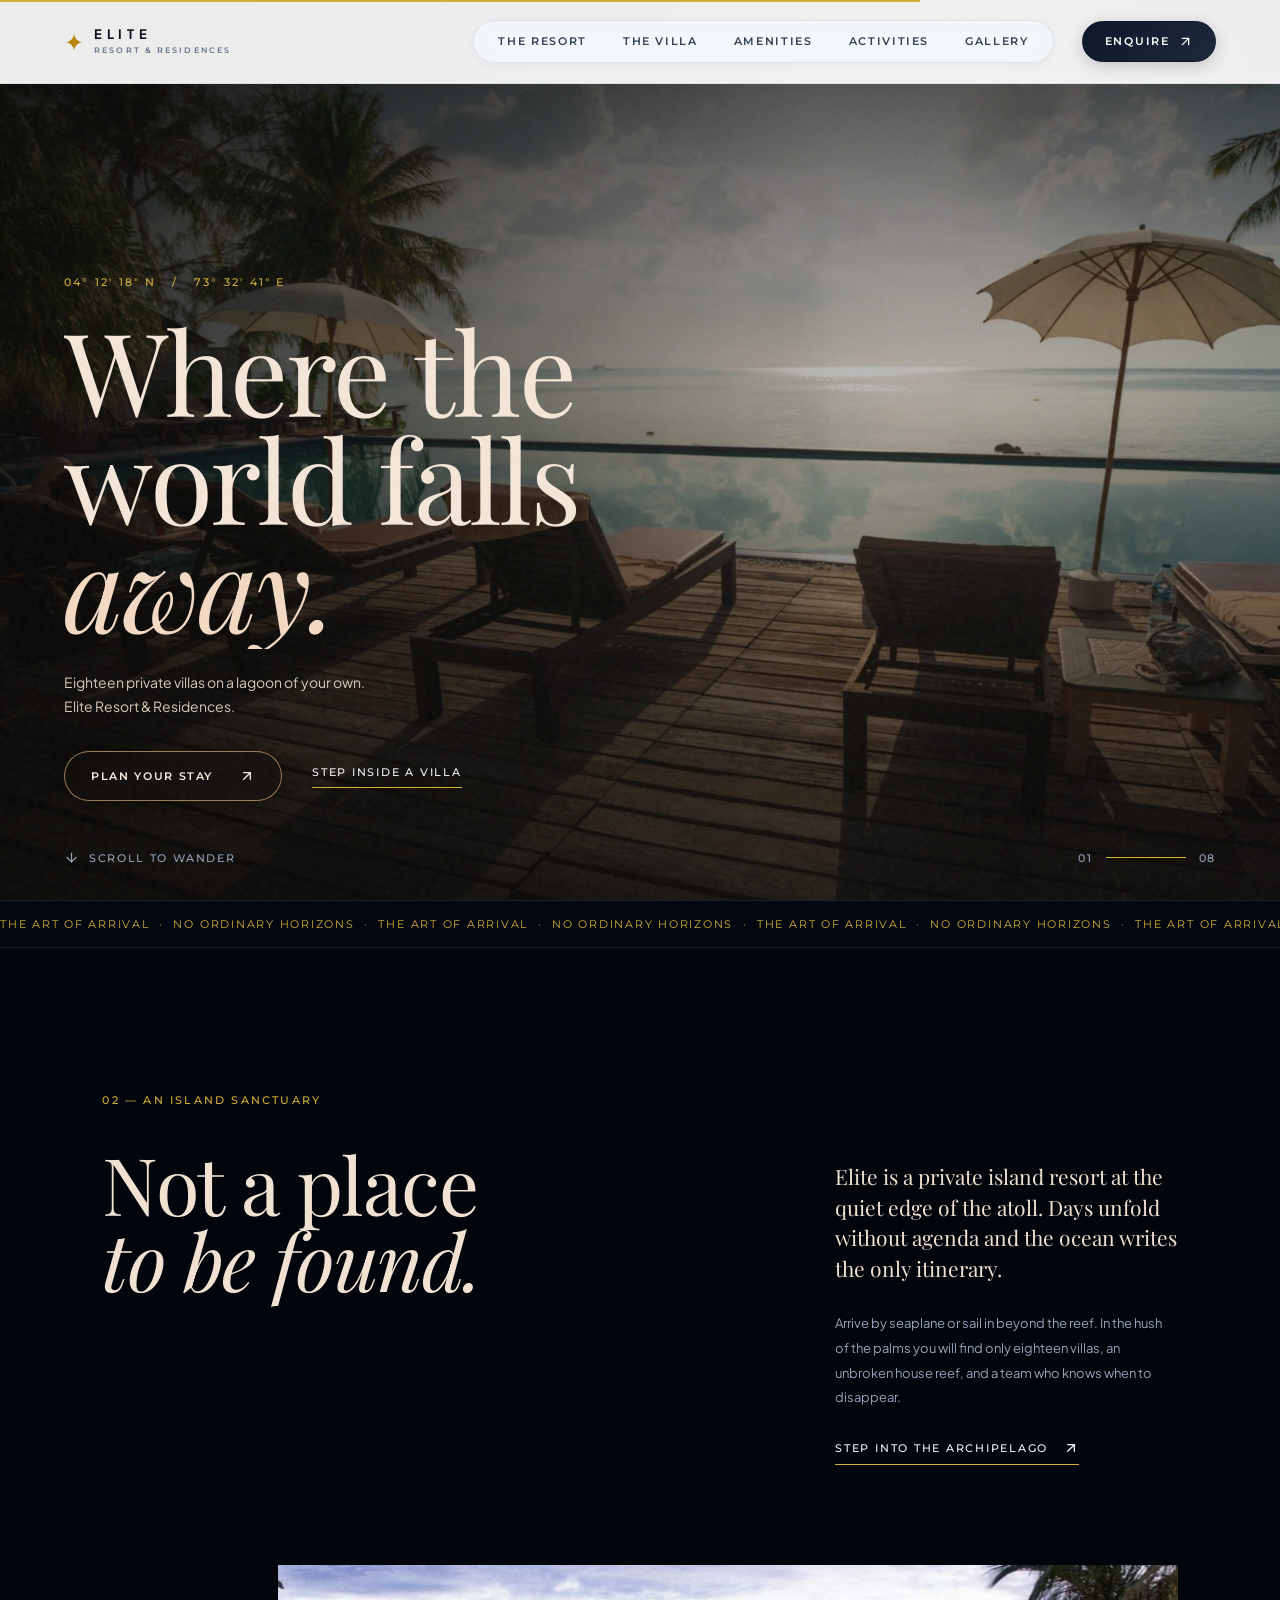
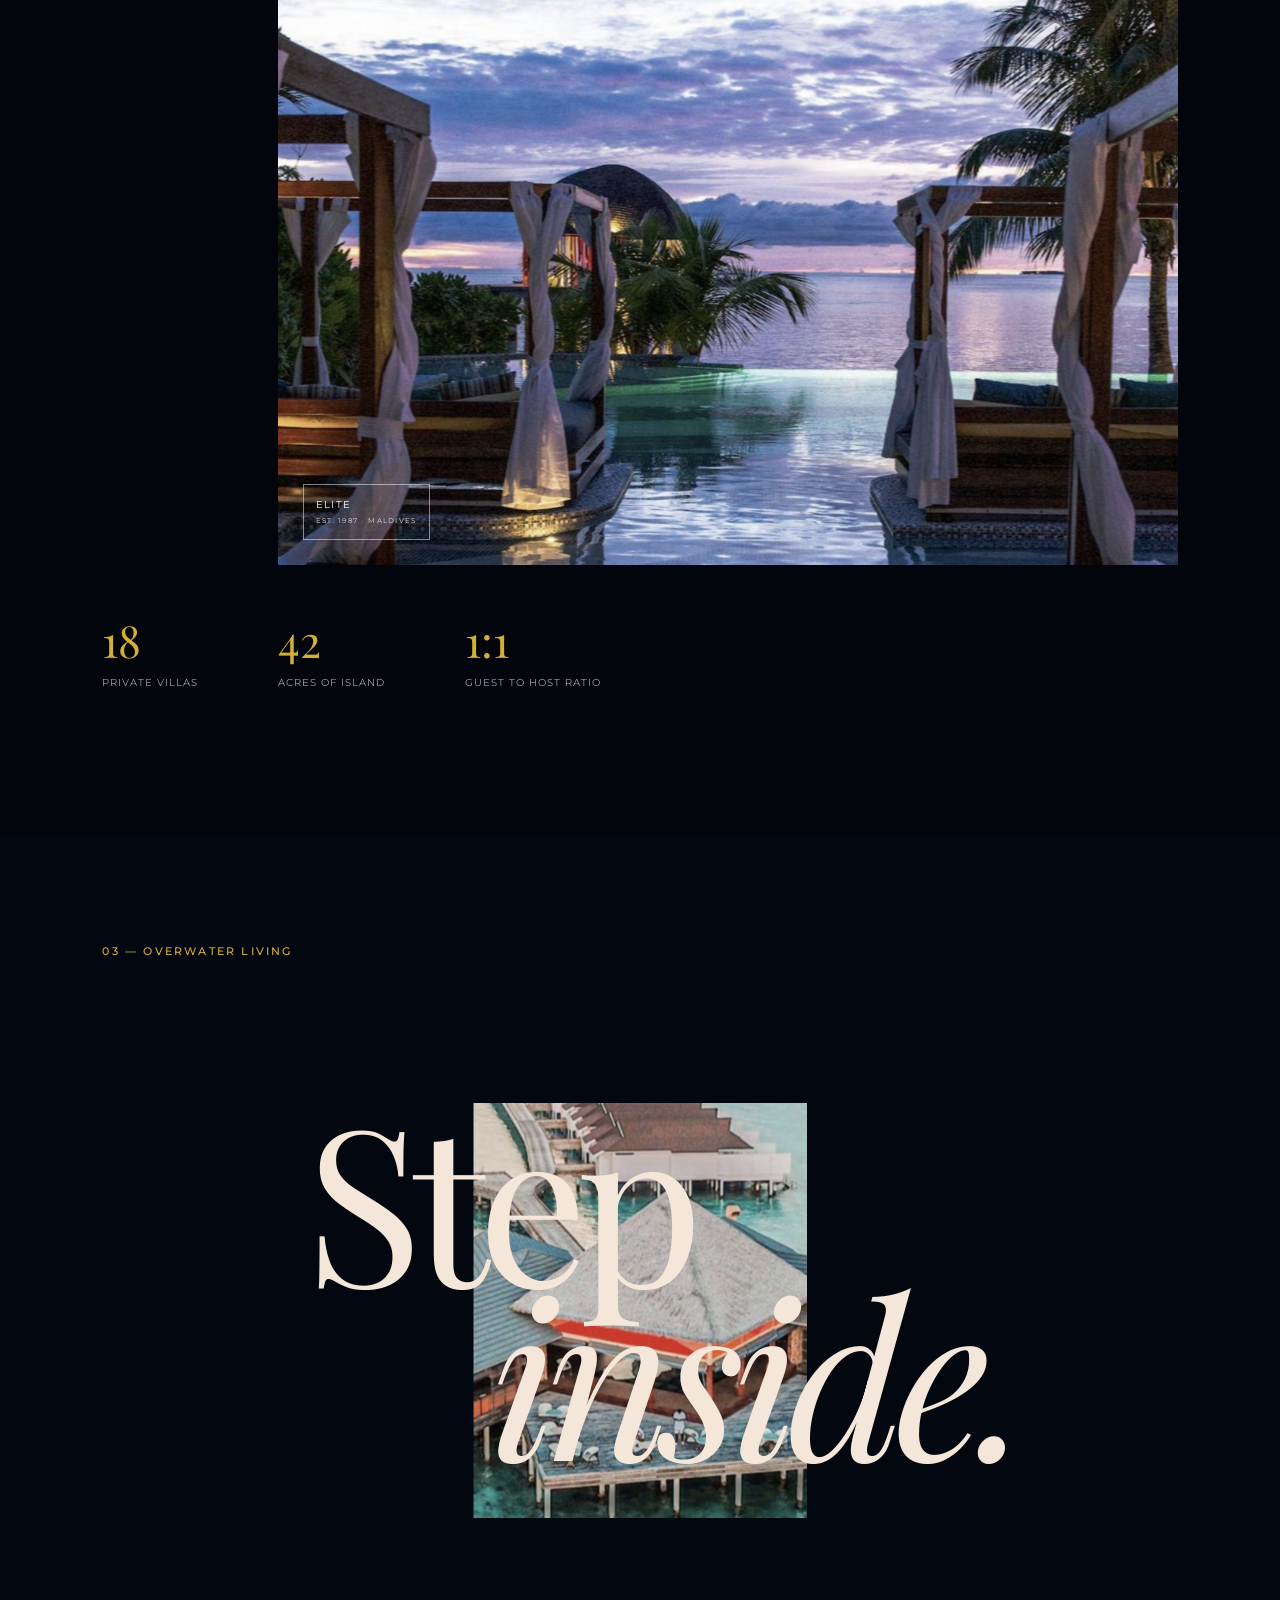
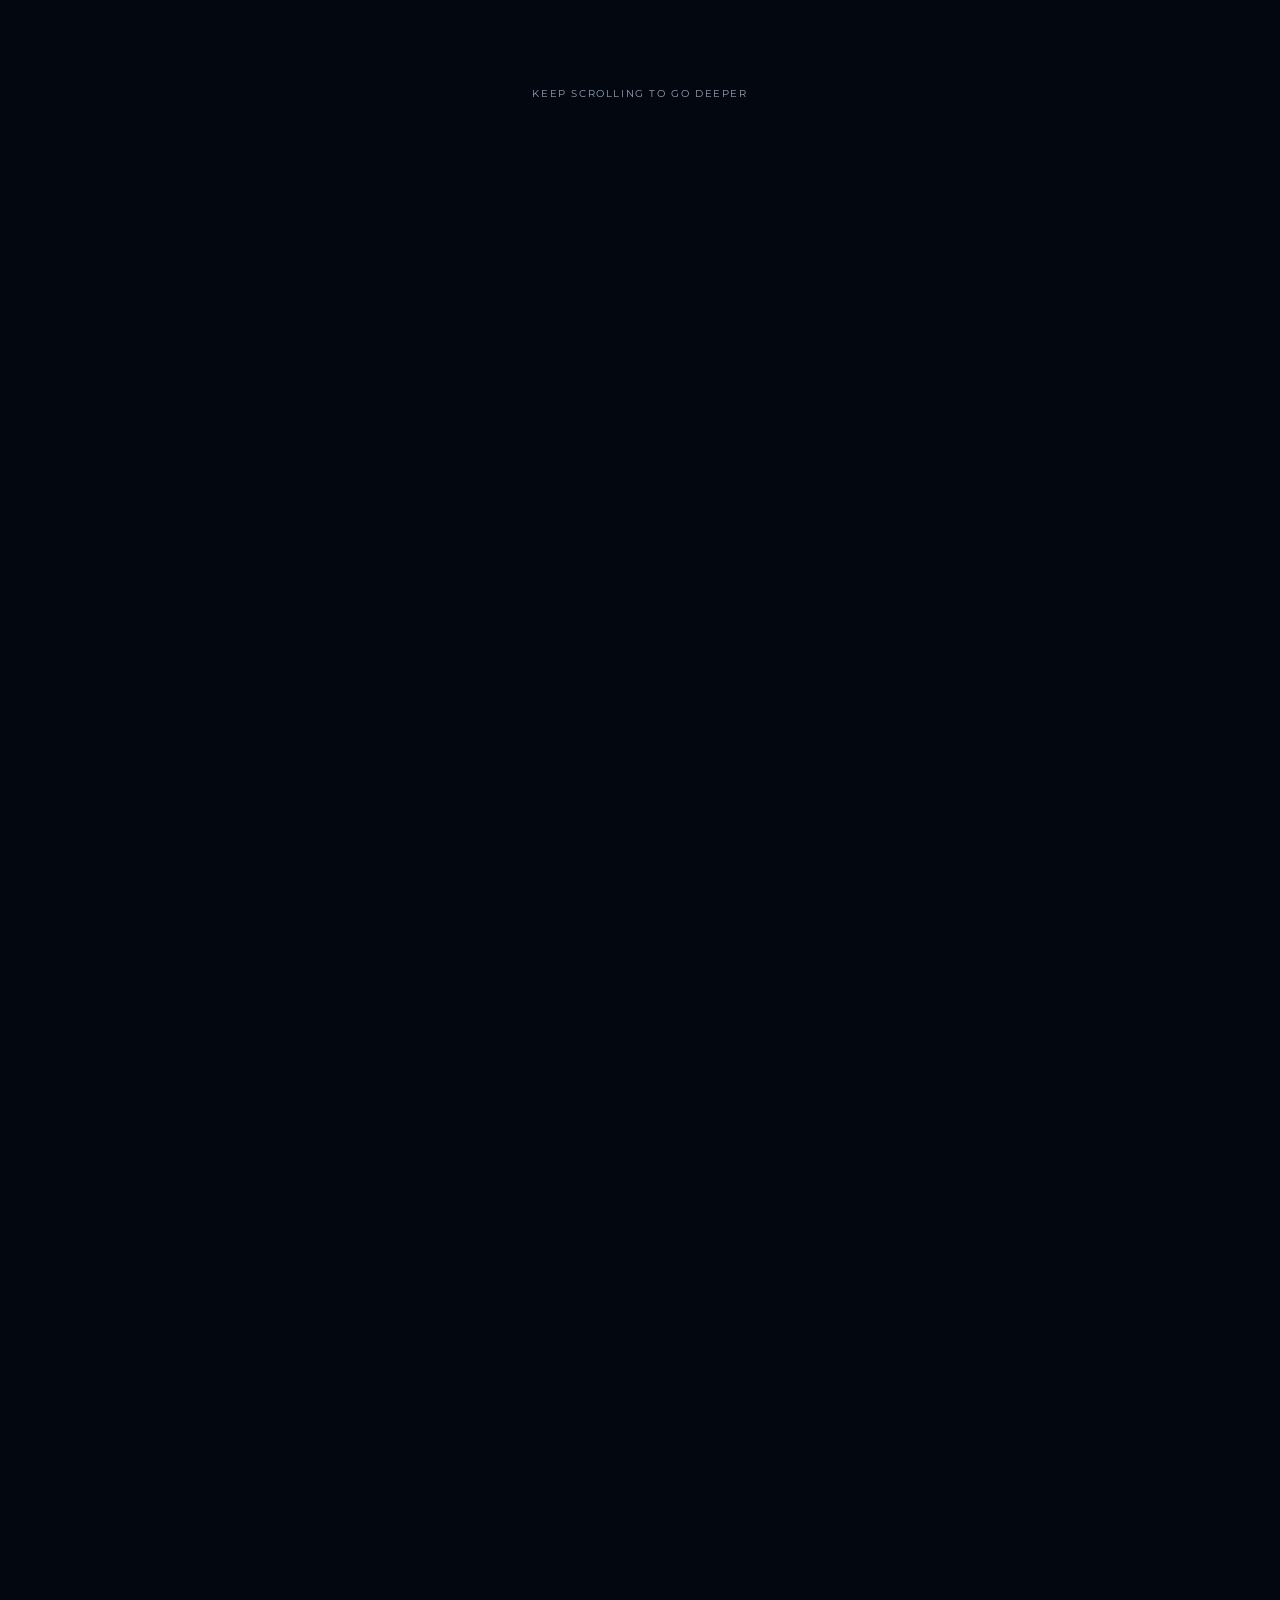
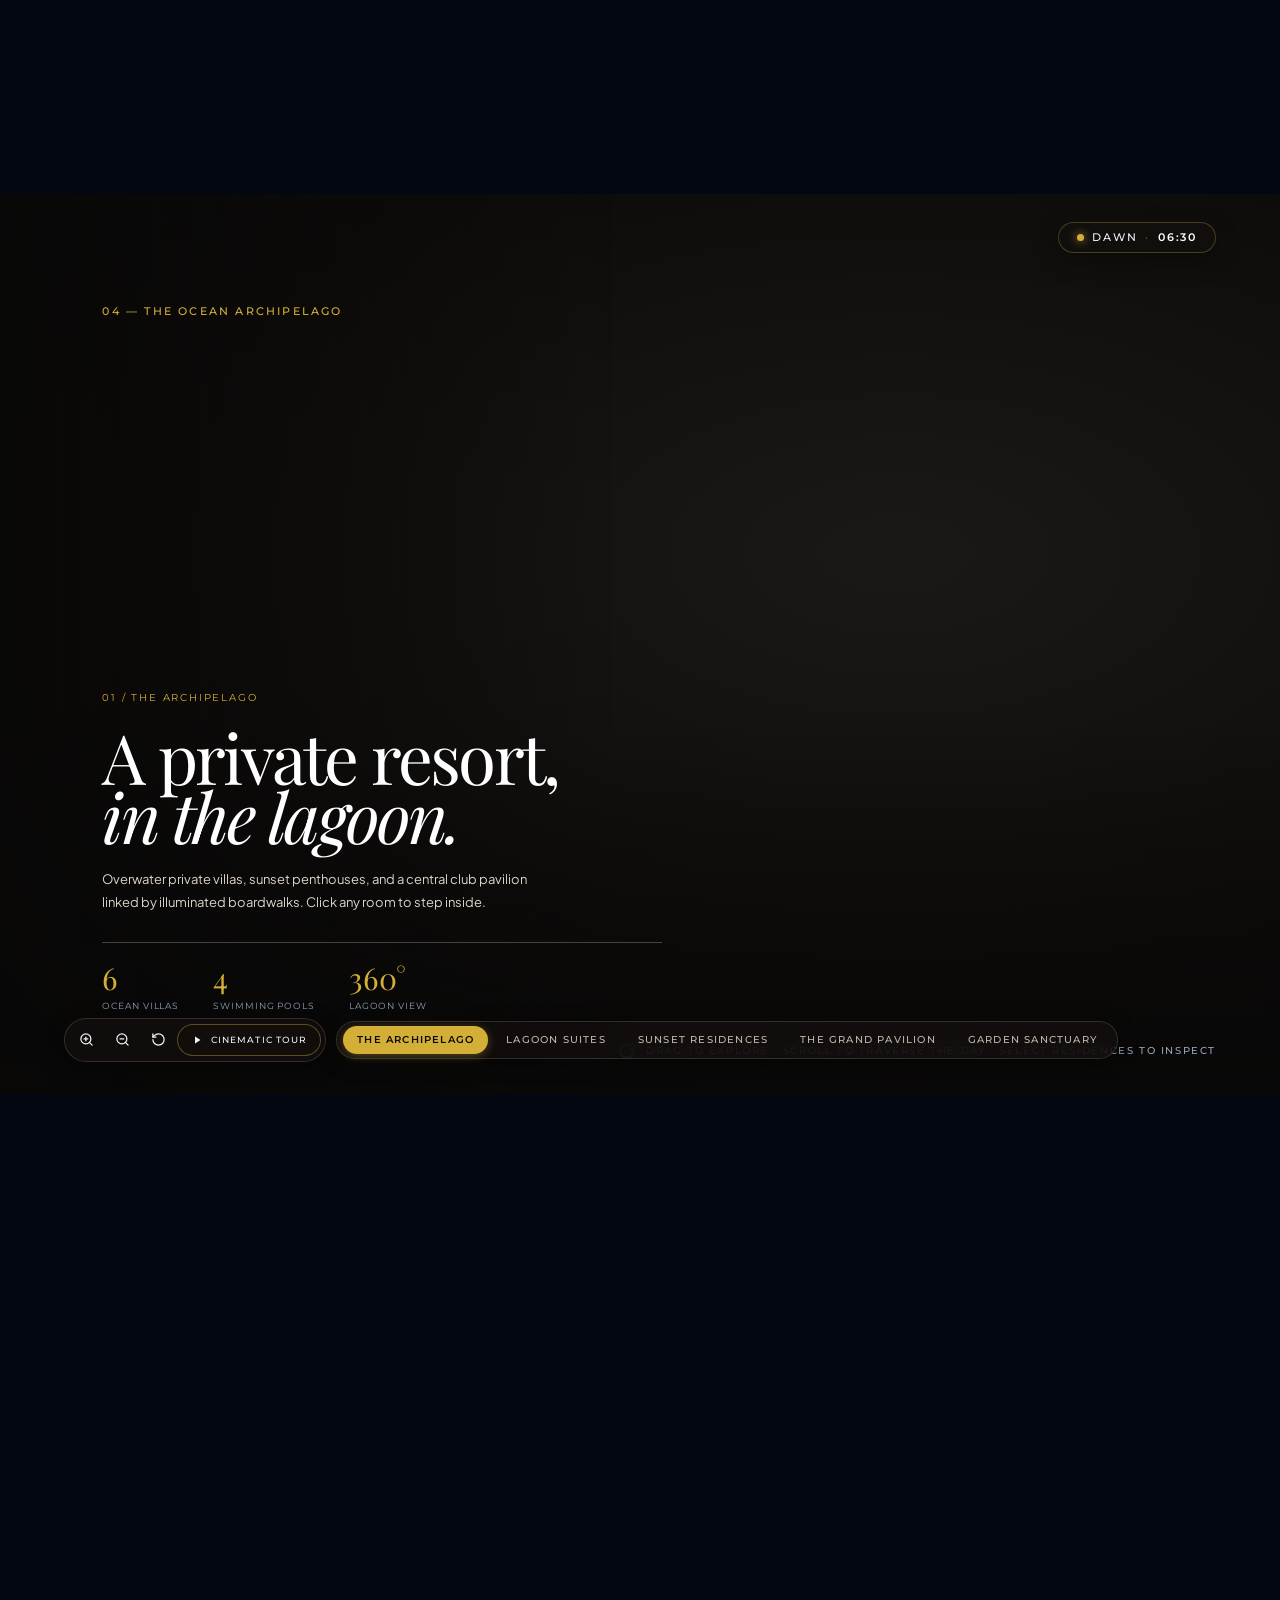
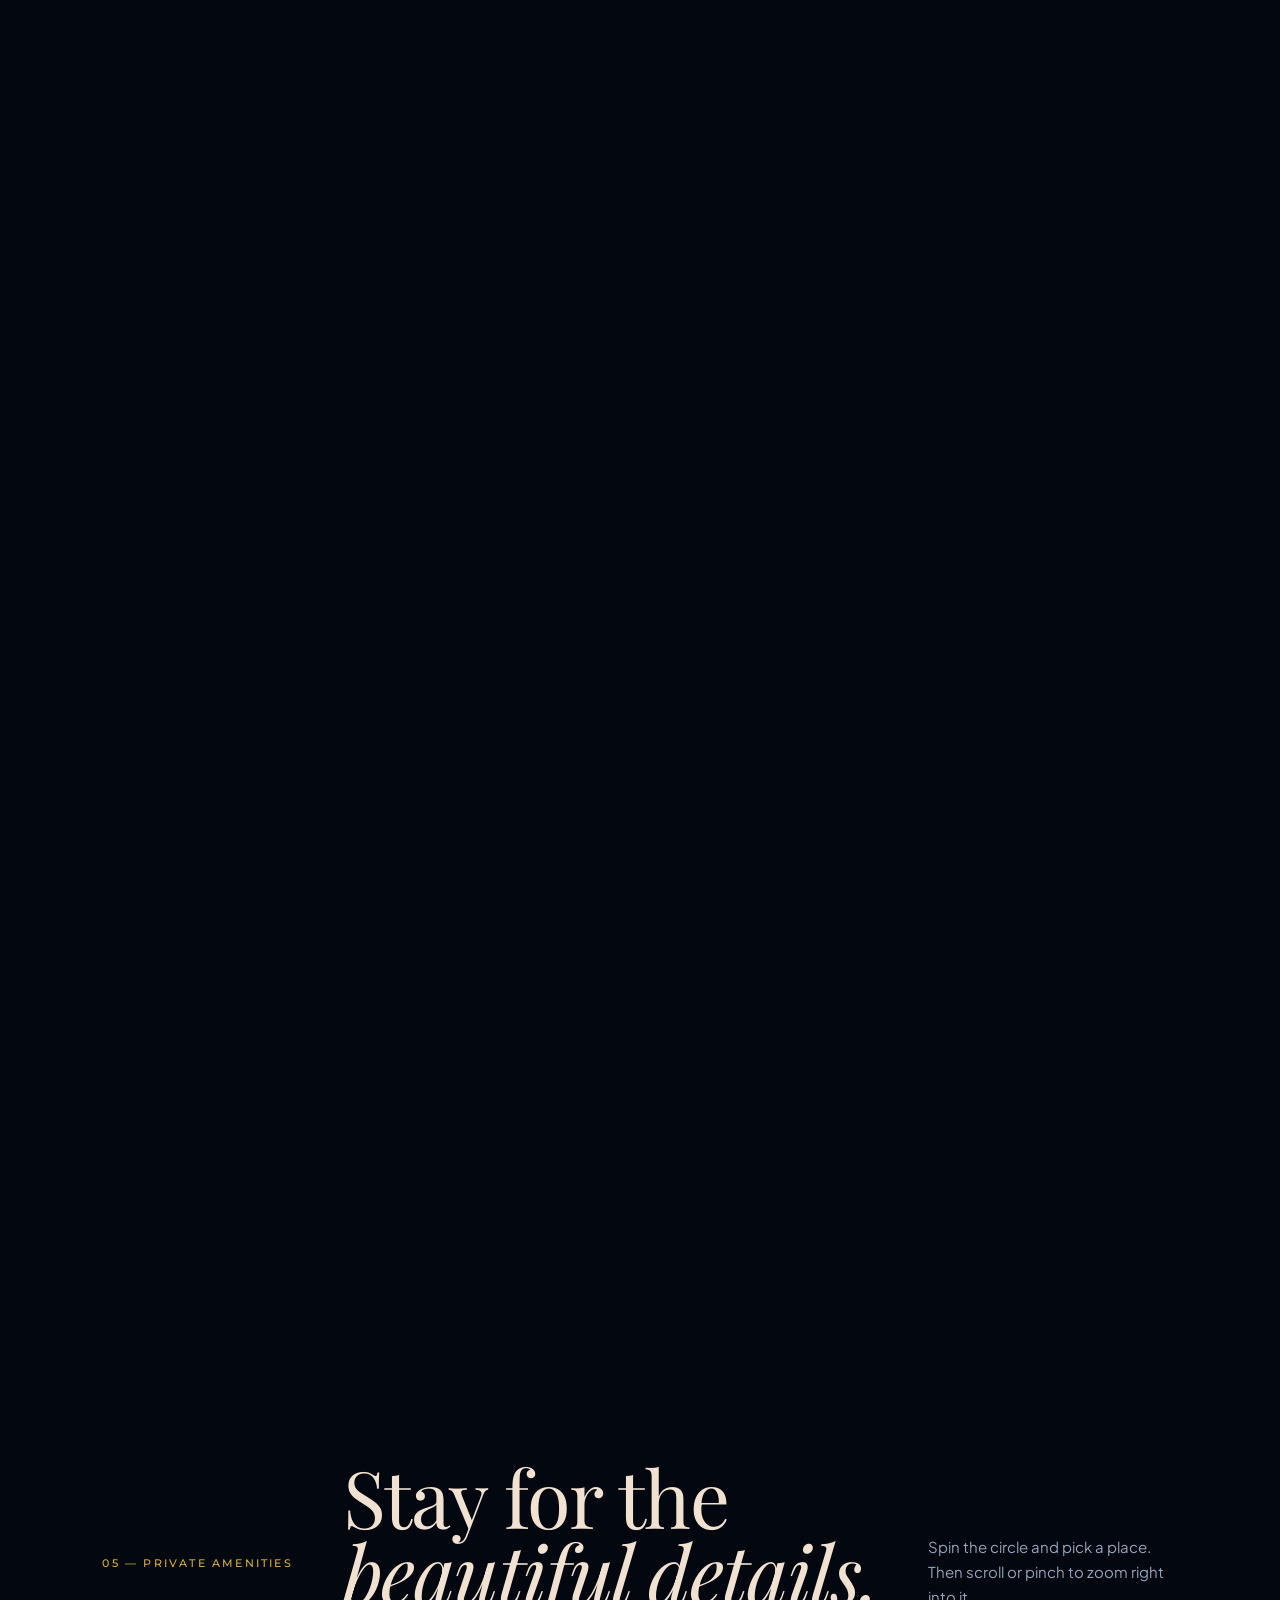
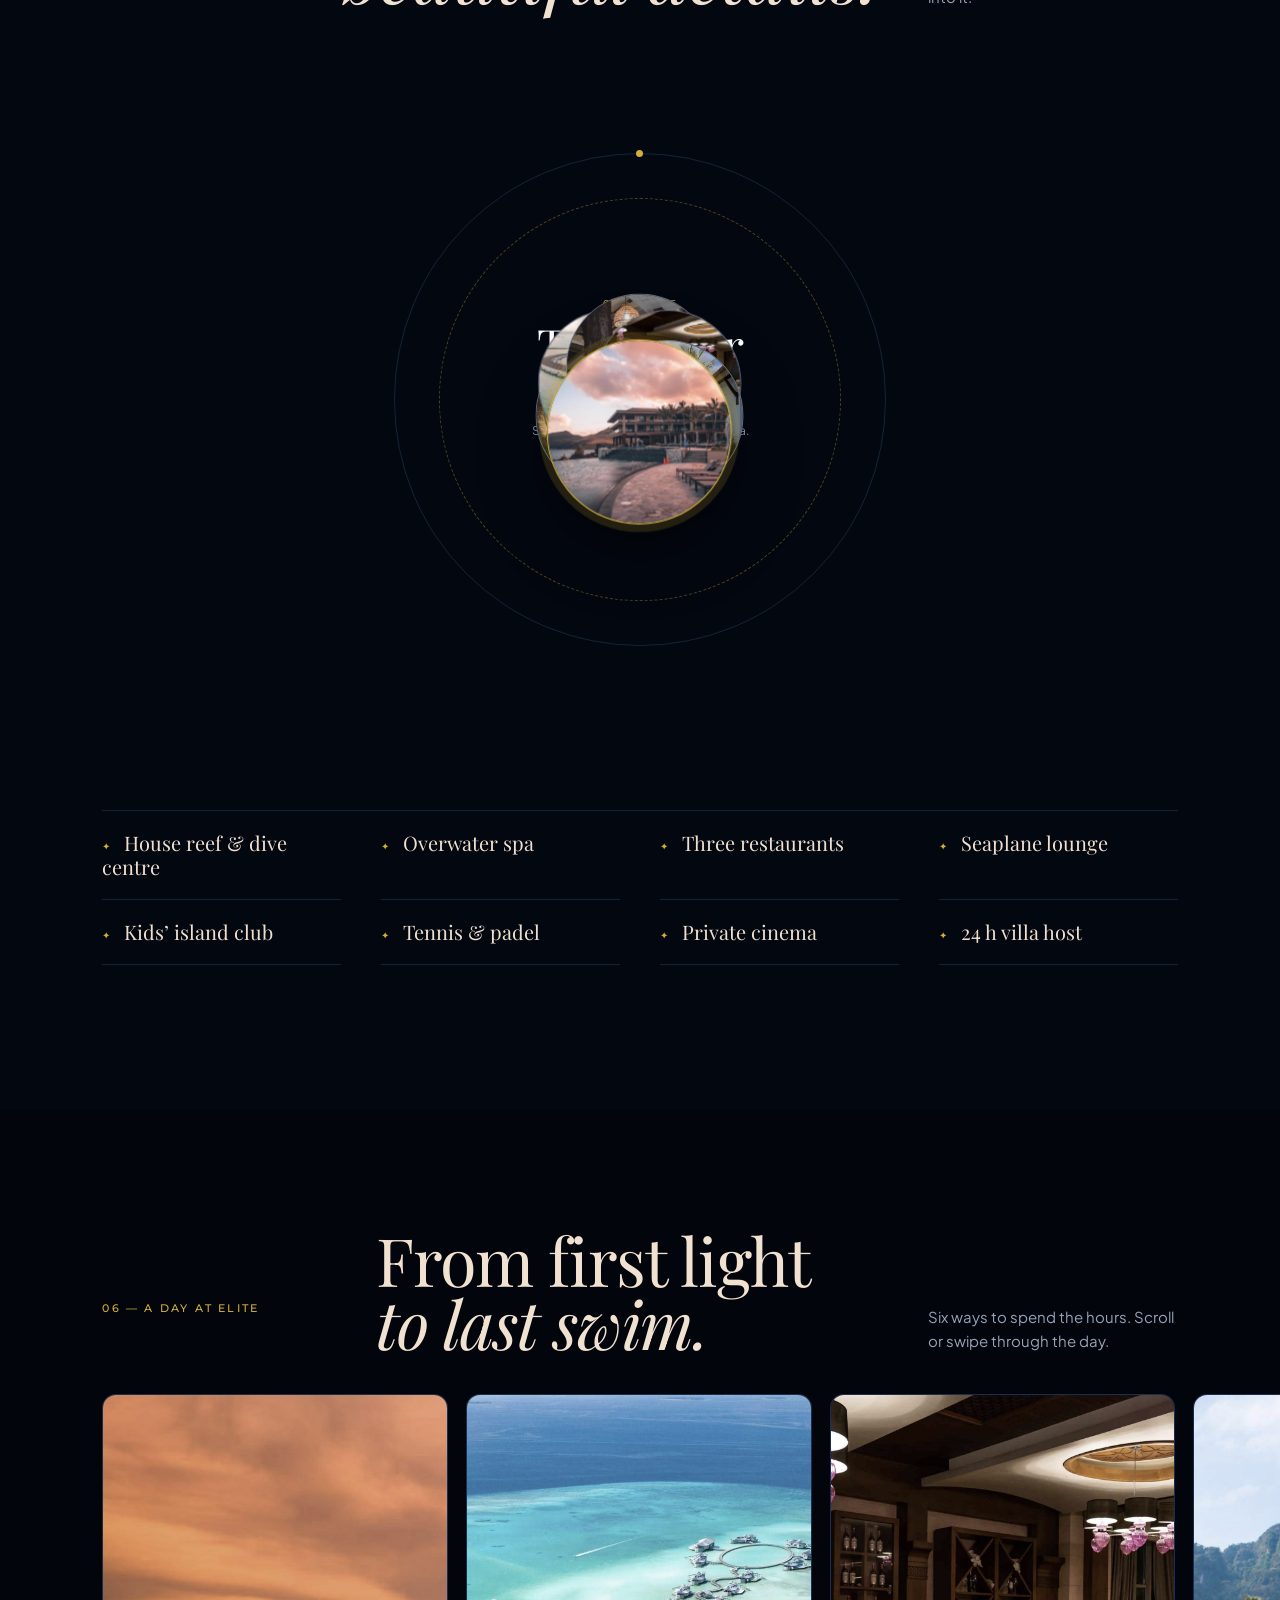
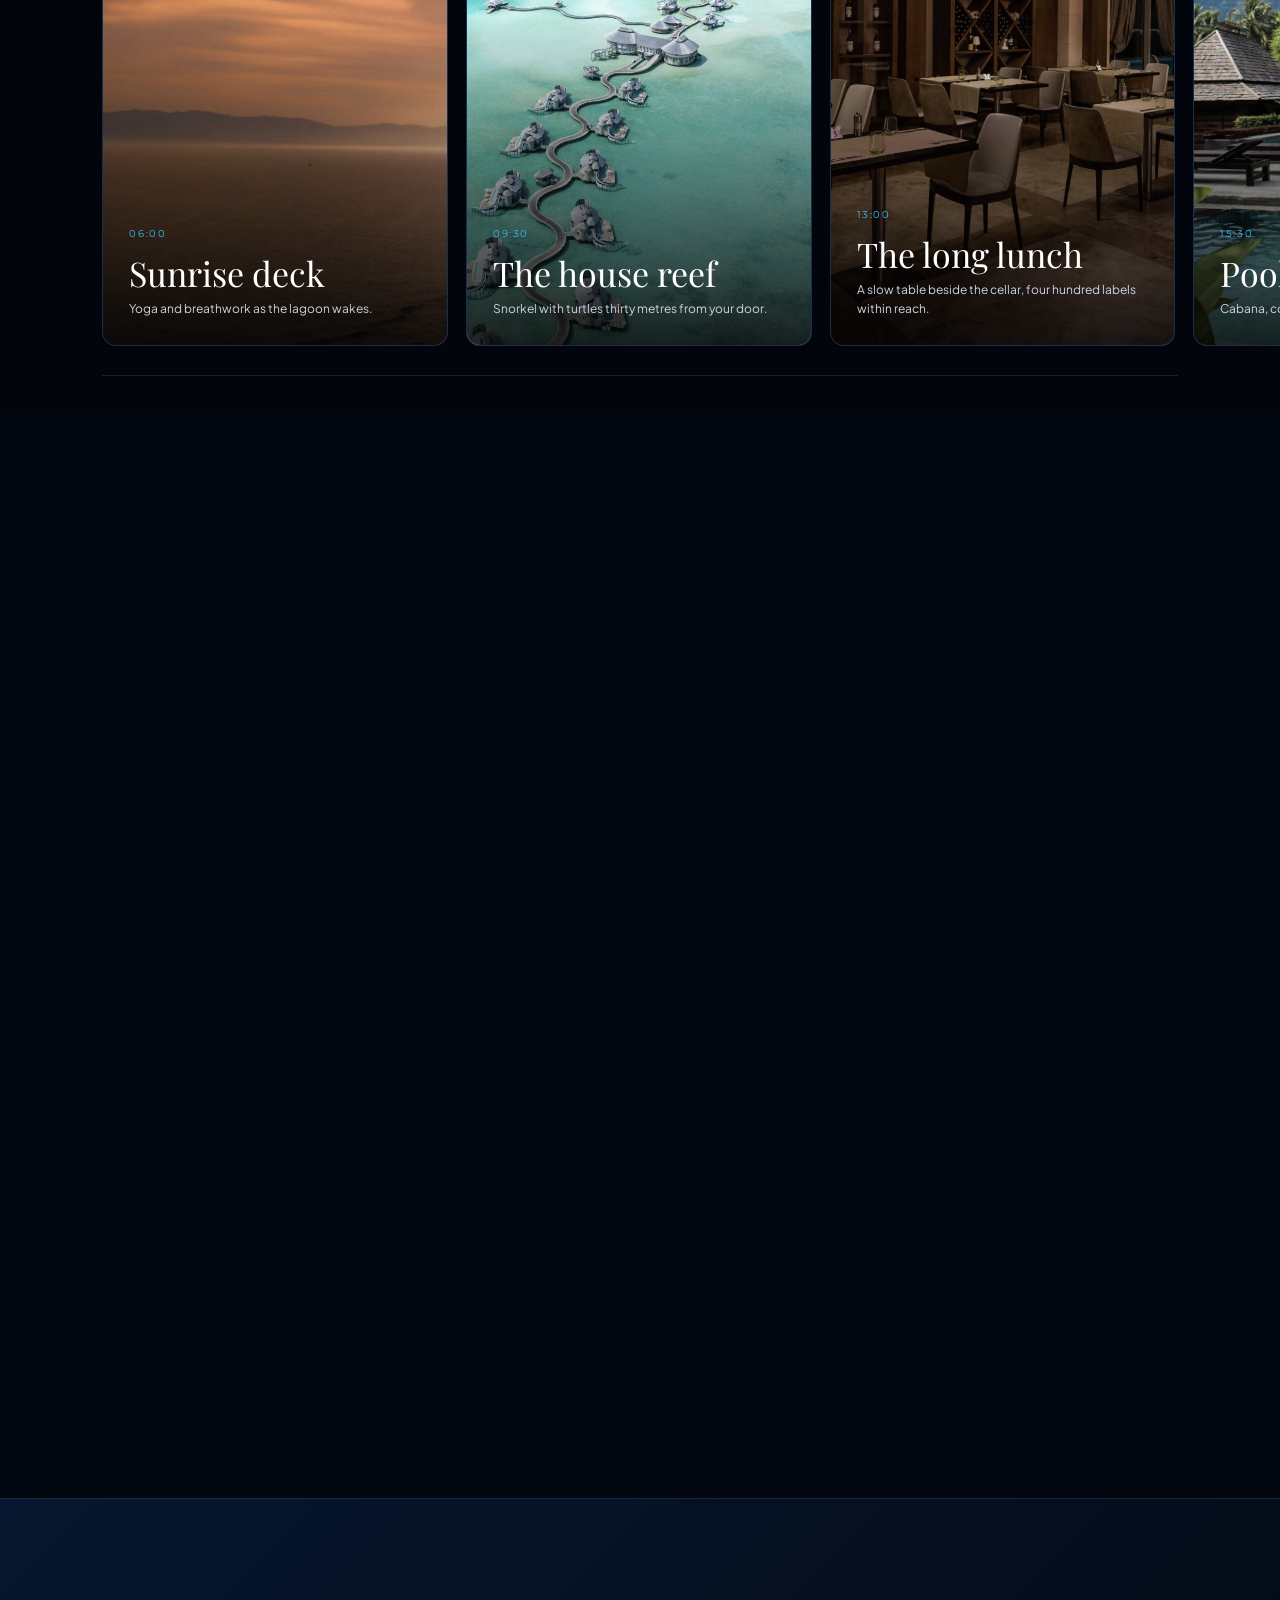
<file: index.flight.html>
<!DOCTYPE html>
<html lang="en">
<head>
  <meta charset="UTF-8" />
  <meta name="viewport" content="width=device-width, initial-scale=1.0" />
  <title>Elite — Resort &amp; Residences</title>
  <meta name="description" content="Elite Resort & Residences — eighteen private villas on a lagoon of your own." />
  <meta name="theme-color" content="#090807" />
  <link rel="icon" href="data:image/svg+xml,%3Csvg xmlns='http://www.w3.org/2000/svg' viewBox='0 0 32 32'%3E%3Crect width='32' height='32' fill='%23090807'/%3E%3Ctext x='16' y='23' text-anchor='middle' font-size='20' fill='%23d4af37'%3E%E2%9C%A6%3C/text%3E%3C/svg%3E" />

  <!-- Fonts: Playfair Display (Luxury Editorial Serif), Montserrat (Modern Luxury Display Sans), Plus Jakarta Sans (Clean Modern Sans) -->
  <link rel="preconnect" href="https://fonts.googleapis.com" />
  <link rel="preconnect" href="https://fonts.gstatic.com" crossorigin />
  <link href="https://fonts.googleapis.com/css2?family=Montserrat:ital,wght@0,300;0,400;0,500;0,600;0,700;1,400&family=Playfair+Display:ital,wght@0,400;0,500;0,600;0,700;1,400;1,600&family=Plus+Jakarta+Sans:ital,wght@0,300;0,400;0,500;0,600;0,700;1,400&display=swap" rel="stylesheet" />

  <!-- Styles: Bootstrap 5 (grid, offcanvas, form validation) + custom theme -->
  <link rel="stylesheet" href="assets/vendor/bootstrap.min.css" />
  <link rel="stylesheet" href="assets/css/style.css" />
</head>
<body class="is-loading">

  <!-- ═════════ Preloader ═════════ -->
  <div class="preloader" aria-hidden="true">
    <div class="preloader-mark">✦</div>
    <div class="preloader-name">ELITE</div>
    <div class="preloader-count"><span id="preloader-num">0</span></div>
    <div class="preloader-bar"><i></i></div>
  </div>

  <div class="scroll-progress" aria-hidden="true"><i></i></div>
  <div class="cursor" aria-hidden="true"><span></span></div>

  <!-- ═════════ Navigation ═════════ -->
  <header class="site-nav">
    <a class="logo" href="#top" data-scroll="#top" aria-label="Elite Resort and Residences, home">
      <span class="logo-mark">✦</span><span>ELITE</span><small>RESORT &amp; RESIDENCES</small>
    </a>
    <nav class="nav-links d-none d-lg-flex" aria-label="Primary">
      <a href="#about" data-scroll="#about">The resort</a>
      <a href="#villa" data-scroll="#villa">The villa</a>
      <a href="#amenities" data-scroll="#amenities">Amenities</a>
      <a href="#activities" data-scroll="#activities">Activities</a>
      <a href="#gallery" data-scroll="#gallery">Gallery</a>
    </nav>
    <a class="nav-book d-none d-lg-flex" href="#enquire" data-scroll="#enquire">Enquire
      <svg width="15" height="15" viewBox="0 0 24 24" fill="none" stroke="currentColor" stroke-width="2" stroke-linecap="round" stroke-linejoin="round" aria-hidden="true"><path d="M7 7h10v10"/><path d="M7 17 17 7"/></svg>
    </a>
    <button class="menu-toggle d-lg-none" type="button" data-bs-toggle="offcanvas" data-bs-target="#siteMenu" aria-controls="siteMenu" aria-label="Open menu">
      <svg width="26" height="26" viewBox="0 0 24 24" fill="none" stroke="currentColor" stroke-width="1.5" stroke-linecap="round" aria-hidden="true"><path d="M4 9h16"/><path d="M4 15h16"/></svg>
    </button>
  </header>

  <!-- Mobile / tablet menu (Bootstrap offcanvas) -->
  <div class="offcanvas offcanvas-top site-menu" tabindex="-1" id="siteMenu" aria-labelledby="siteMenuLabel" data-lenis-prevent>
    <div class="site-menu-top">
      <span class="section-kicker" id="siteMenuLabel">NAVIGATION</span>
      <button type="button" class="site-menu-close" data-bs-dismiss="offcanvas">Close <span>✕</span></button>
    </div>
    <nav class="site-menu-links" aria-label="Mobile">
      <a href="#about" data-scroll="#about"><i>01</i>The resort</a>
      <a href="#villa" data-scroll="#villa"><i>02</i>The villa</a>
      <a href="#model" data-scroll="#model"><i>03</i>The Archipelago</a>
      <a href="#amenities" data-scroll="#amenities"><i>04</i>Amenities</a>
      <a href="#activities" data-scroll="#activities"><i>05</i>Activities</a>
      <a href="#gallery" data-scroll="#gallery"><i>06</i>Gallery</a>
      <a href="#enquire" data-scroll="#enquire"><i>07</i>Enquire</a>
    </nav>
    <div class="site-menu-foot">
      <span>reservations@elite-resort.example</span><span>Baa Atoll · Maldives</span>
    </div>
  </div>

  <main class="site-shell">

    <!-- ═════════ 01 · Hero ═════════ -->
    <section class="hero" id="top">
      <div class="hero-media">
        <video class="hero-video" autoplay muted loop playsinline preload="metadata" poster="assets/img/hero.jpg">
          <source media="(max-width: 767px)" src="assets/vid/hero-mobile.mp4" type="video/mp4">
          <source src="assets/vid/hero.mp4" type="video/mp4">
        </video>
      </div>
      <div class="hero-wash"></div>
      <div class="hero-content">
        <p class="eyebrow">04° 12' 18" N &nbsp; / &nbsp; 73° 32' 41" E</p>
        <h1>
          <span><span>Where the</span></span>
          <span><span>world falls</span></span>
          <span><span class="italic">away.</span></span>
        </h1>
        <p class="hero-sub">Eighteen private villas on a lagoon of your own.<br />Elite Resort &amp; Residences.</p>
        <div class="hero-actions">
          <a class="outline-button" href="#enquire" data-scroll="#enquire">Plan your stay
            <svg width="16" height="16" viewBox="0 0 24 24" fill="none" stroke="currentColor" stroke-width="2" stroke-linecap="round" stroke-linejoin="round" aria-hidden="true"><path d="M7 7h10v10"/><path d="M7 17 17 7"/></svg>
          </a>
          <a class="text-link" href="#villa" data-scroll="#villa">Step inside a villa</a>
        </div>
      </div>
      <div class="hero-footer">
        <span class="scroll-hint">
          <svg width="15" height="15" viewBox="0 0 24 24" fill="none" stroke="currentColor" stroke-width="2" stroke-linecap="round" stroke-linejoin="round" aria-hidden="true"><path d="M12 5v14"/><path d="m19 12-7 7-7-7"/></svg>
          Scroll to wander
        </span>
        <span class="hero-index">01 <i></i> 08</span>
      </div>
    </section>

    <div class="marquee" aria-hidden="true">
      <span>THE ART OF ARRIVAL&nbsp; · &nbsp;NO ORDINARY HORIZONS&nbsp; · &nbsp;THE ART OF ARRIVAL&nbsp; · &nbsp;NO ORDINARY HORIZONS&nbsp; · &nbsp;THE ART OF ARRIVAL&nbsp; · &nbsp;NO ORDINARY HORIZONS&nbsp; · &nbsp;THE ART OF ARRIVAL&nbsp; · &nbsp;NO ORDINARY HORIZONS&nbsp; · &nbsp;</span>
    </div>

    <!-- ═════════ 02 · About ═════════ -->
    <section class="about section" id="about">
      <div class="section-kicker" data-reveal>02 — AN ISLAND SANCTUARY</div>
      <div class="row about-grid">
        <div class="col-lg-7" data-reveal>
          <h2>Not a place<br /><em>to be found.</em></h2>
        </div>
        <div class="col-lg-4 offset-lg-1" data-reveal>
          <div class="about-copy">
            <p class="lead">Elite is a private island resort at the quiet edge of the atoll. Days unfold without agenda and the ocean writes the only itinerary.</p>
            <p>Arrive by seaplane or sail in beyond the reef. In the hush of the palms you will find only eighteen villas, an unbroken house reef, and a team who knows when to disappear.</p>
            <a class="text-link" href="#model" data-scroll="#model">Step into the archipelago
              <svg width="16" height="16" viewBox="0 0 24 24" fill="none" stroke="currentColor" stroke-width="2" stroke-linecap="round" stroke-linejoin="round" aria-hidden="true"><path d="M7 7h10v10"/><path d="M7 17 17 7"/></svg>
            </a>
          </div>
        </div>
      </div>
      <div class="about-image-wrap">
        <div class="about-image-clip media">
          <img alt="Pool cabanas at dusk" src="assets/img/about.jpg" />
        </div>
        <div class="image-stamp">ELITE<br /><small>EST. 1987 · MALDIVES</small></div>
      </div>
      <div class="stats" data-reveal>
        <div><strong data-count="18">18</strong><span>Private villas</span></div>
        <div><strong data-count="42">42</strong><span>Acres of island</span></div>
        <div><strong>1:1</strong><span>Guest to host ratio</span></div>
      </div>
    </section>

    <!-- ═════════ 03 · Villa dive (scroll to zoom through the rooms) ═════════ -->
    <section class="dive" id="villa" aria-label="Step inside the Water Villa">
      <div class="dive-intro" aria-hidden="true">
        <span class="dive-word dive-word-a">Step</span>
        <span class="dive-word dive-word-b"><em>inside.</em></span>
      </div>
      <div class="dive-kicker section-kicker">03 — OVERWATER LIVING</div>

      <div class="dive-window">
        <div class="dive-layer" style="--o:52% 52%;background-image:url('assets/img/lagoon.jpg'),var(--fallback)"></div>
        <div class="dive-layer" style="--o:82% 52%;background-image:url('assets/img/garden-pool.jpg'),var(--fallback)"></div>
        <div class="dive-layer" style="--o:76% 40%;background-image:url('assets/img/bedroom.jpg'),var(--fallback)"></div>
        <div class="dive-layer" style="--o:45% 62%;background-image:url('assets/img/bath.jpg'),var(--fallback)"></div>
        <div class="dive-shade"></div>
      </div>

      <div class="dive-caps">
        <article class="dive-cap">
          <span class="dive-cap-kicker">01 / THE ARRIVAL</span>
          <h3>Eighteen villas,<br /><em>one horizon.</em></h3>
          <p>An arc of villas above the lagoon, an overwater pavilion at its heart, and a private island a short walk along the jetty.</p>
          <ul><li><b>240</b> m² of living</li><li><b>360°</b> lagoon privacy</li><li><b>Jetty</b> seaplane arrival</li></ul>
        </article>
        <article class="dive-cap">
          <span class="dive-cap-kicker">02 / THE POOL TERRACE</span>
          <h3>Your own pool,<br /><em>door to shore.</em></h3>
          <p>A stone-lined lap pool runs from your bedroom doors to the lawn, with the beach a short barefoot walk beyond the palms.</p>
          <ul><li><b>12 m</b> private pool</li><li><b>Shaded</b> daybeds</li><li><b>Beach</b> garden access</li></ul>
        </article>
        <article class="dive-cap">
          <span class="dive-cap-kicker">03 / THE BEDROOM</span>
          <h3>Sleep facing<br /><em>the sunrise.</em></h3>
          <p>A hand-built king bed dressed in 600-thread Egyptian cotton, turned to meet first light across the water.</p>
          <ul><li><b>King</b> hand-built bed</li><li><b>600</b> thread-count linen</li><li><b>Silent</b> blackout shutters</li></ul>
        </article>
        <article class="dive-cap">
          <span class="dive-cap-kicker">04 / THE BATH</span>
          <h3>Stone, steam<br /><em>and open sky.</em></h3>
          <p>A single block of carved stone, rough-plastered walls open to the sky, and botanicals blended for you on the island.</p>
          <ul><li><b>Carved</b> limestone tub</li><li><b>Outdoor</b> rain shower</li><li><b>24 h</b> private host</li></ul>
          <a class="outline-button dive-cta" href="#enquire" data-scroll="#enquire">Reserve this villa
            <svg width="16" height="16" viewBox="0 0 24 24" fill="none" stroke="currentColor" stroke-width="2" stroke-linecap="round" stroke-linejoin="round" aria-hidden="true"><path d="M7 7h10v10"/><path d="M7 17 17 7"/></svg>
          </a>
        </article>
      </div>

      <div class="dive-rail" aria-hidden="true">
        <span>Arrival</span><span>Terrace</span><span>Bedroom</span><span>Bath</span>
        <i class="dive-rail-line"><b></b></i>
      </div>
      <div class="dive-hint" aria-hidden="true">Keep scrolling to go deeper</div>
    </section>

    <!-- ═════════ 04 · The Private Ocean Archipelago ═════════ -->
    <section class="model" id="model" aria-label="The Ocean Archipelago">
      <canvas class="model-canvas" aria-hidden="true"></canvas>
      <div class="model-vignette" aria-hidden="true"></div>
      <div class="section-kicker model-kicker">04 — THE OCEAN ARCHIPELAGO</div>

      <div class="model-labels" aria-hidden="true">
        <span class="model-label" data-anchor="villa1" data-set="a"><i></i>Villa 01 · Lagoon Suite</span>
        <span class="model-label" data-anchor="villa2" data-set="a"><i></i>Villa 02 · Sunset Residence</span>
        <span class="model-label" data-anchor="pavilion" data-set="a"><i></i>Grand Club &amp; Dining</span>
        <span class="model-label" data-anchor="pool" data-set="b"><i></i>Main Infinity Pool</span>
        <span class="model-label" data-anchor="spa" data-set="b"><i></i>Wellness &amp; Spa Pavilion</span>
        <span class="model-label" data-anchor="jetty" data-set="b"><i></i>Arrival Pier</span>
      </div>

      <div class="solar-status-pill" id="solar-status-pill" aria-live="polite">
        <i class="solar-orb" aria-hidden="true"></i>
        <span class="solar-phase-name">GOLDEN HOUR</span>
        <span class="solar-sep">·</span>
        <span class="solar-phase-time">18:15</span>
      </div>

      <aside class="arch-spec-drawer" id="arch-spec-drawer" aria-label="Architectural specification" aria-hidden="true">
        <header class="spec-header">
          <div>
            <span class="spec-kicker">ARCHITECTURAL SPECIFICATION</span>
            <h3 class="spec-title">Villa 01 — Lagoon Suite</h3>
          </div>
          <button type="button" class="spec-close" aria-label="Close specification drawer">✕</button>
        </header>
        <div class="spec-grid">
          <div class="spec-item"><span>Gross Living Area</span><strong data-spec="area">220 m² / 2,368 sq ft</strong></div>
          <div class="spec-item"><span>Ceiling Clearance</span><strong data-spec="ceiling">3.6m Cantilevered</strong></div>
          <div class="spec-item"><span>Water Frontage</span><strong data-spec="frontage">24m Private Lagoon</strong></div>
          <div class="spec-item"><span>Solar Orientation</span><strong data-spec="orientation">240° WSW Sunset</strong></div>
        </div>
        <div class="spec-level-switch" role="group" aria-label="Sunset Residence levels" hidden>
          <button type="button" class="spec-level-pill active" data-level="all">All Levels</button>
          <button type="button" class="spec-level-pill" data-level="level1">Level 1: Living &amp; Pool</button>
          <button type="button" class="spec-level-pill" data-level="level2">Level 2: Master Penthouse</button>
        </div>
        <button type="button" id="btn-toggle-cutaway" class="cutaway-toggle-btn" aria-pressed="false">
          <span>Inspect Spatial Plan</span>
          <i aria-hidden="true">↗</i>
        </button>
      </aside>

      <div class="tour-letterbox" id="tour-letterbox" aria-hidden="true">
        <div class="letterbox-bar letterbox-top">
          <span class="tour-live-tag">● AUTOPILOT TOUR</span>
          <button type="button" id="btn-exit-tour" class="tour-exit-btn">Exit Tour <span>[ESC]</span></button>
        </div>
        <div class="letterbox-bar letterbox-bottom">
          <div class="tour-caption" id="tour-caption">01 · LAGOON ARRIVAL</div>
          <div class="tour-progress-track" aria-hidden="true"><div class="tour-progress-fill" id="tour-progress-fill"></div></div>
        </div>
      </div>

      <div class="dive-caps model-caps">
        <article class="dive-cap">
          <span class="dive-cap-kicker">01 / THE ARCHIPELAGO</span>
          <h3>A private resort,<br /><em>in the lagoon.</em></h3>
          <p>Overwater private villas, sunset penthouses, and a central club pavilion linked by illuminated boardwalks. Click any room to step inside.</p>
          <ul><li><b>6</b> ocean villas</li><li><b>4</b> swimming pools</li><li><b>360°</b> lagoon view</li></ul>
        </article>
        <article class="dive-cap">
          <span class="dive-cap-kicker">02 / THE SUITES</span>
          <h3>Private rooms,<br /><em>above the water.</em></h3>
          <p>Each villa features autonomous private plunge pools, king suites, and panoramic ocean decks. Scroll or tap below to explore each room.</p>
          <ul><li><b>440 m²</b> sunset residence</li><li><b>220 m²</b> lagoon suites</li><li><b>Private</b> plunge pools</li></ul>
        </article>
        <article class="dive-cap">
          <span class="dive-cap-kicker">03 / THE EVENING</span>
          <h3>Then the island<br /><em>comes alive.</em></h3>
          <p>At dusk, illuminated timber walkways, turquoise underwater pool lights, and overwater chandeliers glow in unison.</p>
          <ul><li><b>22m</b> infinity pool</li><li><b>140m</b> boardwalk network</li><li><b>Zero</b> distractions</li></ul>
        </article>
      </div>

      <div class="model-controls" aria-label="Resort Navigation">
        <div class="model-hud-group">
          <button type="button" class="model-hud-btn" id="btn-zoom-in" title="Zoom in" aria-label="Zoom in">
            <svg width="15" height="15" viewBox="0 0 24 24" fill="none" stroke="currentColor" stroke-width="2" stroke-linecap="round" stroke-linejoin="round"><circle cx="11" cy="11" r="8"/><line x1="21" y1="21" x2="16.65" y2="16.65"/><line x1="11" y1="8" x2="11" y2="14"/><line x1="8" y1="11" x2="14" y2="11"/></svg>
          </button>
          <button type="button" class="model-hud-btn" id="btn-zoom-out" title="Zoom out" aria-label="Zoom out">
            <svg width="15" height="15" viewBox="0 0 24 24" fill="none" stroke="currentColor" stroke-width="2" stroke-linecap="round" stroke-linejoin="round"><circle cx="11" cy="11" r="8"/><line x1="21" y1="21" x2="16.65" y2="16.65"/><line x1="8" y1="11" x2="14" y2="11"/></svg>
          </button>
          <button type="button" class="model-hud-btn" id="btn-reset-cam" title="Reset view" aria-label="Reset view">
            <svg width="15" height="15" viewBox="0 0 24 24" fill="none" stroke="currentColor" stroke-width="2" stroke-linecap="round" stroke-linejoin="round"><path d="M3 12a9 9 0 1 0 9-9 9.75 9.75 0 0 0-6.74 2.74L3 8"/><path d="M3 3v5h5"/></svg>
          </button>
          <button type="button" id="btn-play-tour" class="model-tour-btn" aria-pressed="false">
            <svg viewBox="0 0 24 24" aria-hidden="true"><path d="M8 5v14l11-7z"/></svg>
            <span>Cinematic Tour</span>
          </button>
        </div>
        <div class="model-views-group">
          <button type="button" class="model-view-pill active" data-view="overview">The Archipelago</button>
          <button type="button" class="model-view-pill" data-view="villa1">Lagoon Suites</button>
          <button type="button" class="model-view-pill" data-view="villa2">Sunset Residences</button>
          <button type="button" class="model-view-pill" data-view="pavilion">The Grand Pavilion</button>
          <button type="button" class="model-view-pill" data-view="spa">Garden Sanctuary</button>
        </div>
      </div>

      <div class="model-hint" aria-hidden="true">
        <svg width="18" height="18" viewBox="0 0 24 24" fill="none" stroke="currentColor" stroke-width="1.5" stroke-linecap="round" stroke-linejoin="round"><path d="M21 12a9 9 0 1 1-3-6.7"/><path d="M21 4v5h-5"/></svg>
        Drag to explore · Scroll to traverse the day · Select residences to inspect
      </div>
    </section>

    <!-- ═════════ 05 · Amenities ═════════ -->
    <section class="experiences section" id="amenities">
      <div class="section-heading" data-reveal>
        <div class="section-kicker">05 — PRIVATE AMENITIES</div>
        <h2>Stay for the<br /><em>beautiful details.</em></h2>
        <p>Spin the circle and pick a place. Then scroll or pinch to zoom right into it.</p>
      </div>
      <div class="orbit" aria-label="Places to explore">
        <div class="orbit-track" aria-hidden="true"><i></i></div>
        <button class="orbit-item" type="button" data-detail="villas" data-kicker="01 / VILLAS" data-title="The Water<br><em>Villas</em>" data-text="Suites that open straight onto the sea." aria-label="Villas: open and zoom in">
          <span class="orbit-thumb media"><img alt="" draggable="false" src="assets/img/villa.jpg" /></span>
          <span class="orbit-label">Villas</span>
        </button>
        <button class="orbit-item" type="button" data-detail="table" data-kicker="02 / TABLE" data-title="At the edge<br><em>of taste.</em>" data-text="No menus, no set hours, one table that is yours." aria-label="Table: open and zoom in">
          <span class="orbit-thumb media"><img alt="" draggable="false" src="assets/img/table.jpg" /></span>
          <span class="orbit-label">Table</span>
        </button>
        <button class="orbit-item" type="button" data-detail="bespoke" data-kicker="03 / THE ISLAND" data-title="Your island.<br><em>Your rules.</em>" data-text="The whole resort from above. Zoom into any part to step inside." aria-label="Island: open and zoom in">
          <span class="orbit-thumb media"><img alt="" draggable="false" src="assets/img/lagoon.jpg" /></span>
          <span class="orbit-label">Island</span>
        </button>
        <button class="orbit-item" type="button" data-detail="restore" data-kicker="04 / RESTORE" data-title="Slow down<br><em>to feel more.</em>" data-text="An open-air pavilion built around an old tree." aria-label="Pavilion: open and zoom in">
          <span class="orbit-thumb media"><img alt="" draggable="false" src="assets/img/pavilion.jpg" /></span>
          <span class="orbit-label">Pavilion</span>
        </button>
        <button class="orbit-item" type="button" data-detail="cellar" data-kicker="05 / THE CELLAR" data-title="Four hundred<br><em>labels.</em>" data-text="A long lunch beside the wine wall." aria-label="Cellar: open and zoom in">
          <span class="orbit-thumb media"><img alt="" draggable="false" src="assets/img/cellar.jpg" /></span>
          <span class="orbit-label">Cellar</span>
        </button>
        <button class="orbit-item" type="button" data-detail="garden" data-kicker="06 / THE GARDEN" data-title="Your pool,<br><em>door to shore.</em>" data-text="A private pool between your bedroom and the beach." aria-label="Garden: open and zoom in">
          <span class="orbit-thumb media"><img alt="" draggable="false" src="assets/img/garden-pool.jpg" /></span>
          <span class="orbit-label">Garden</span>
        </button>
        <div class="orbit-center">
          <span class="orbit-kicker"></span>
          <h3 class="orbit-title"></h3>
          <p class="orbit-text"></p>
          <button class="outline-button orbit-open" type="button">Zoom in
            <svg width="15" height="15" viewBox="0 0 24 24" fill="none" stroke="currentColor" stroke-width="2" stroke-linecap="round" stroke-linejoin="round" aria-hidden="true"><circle cx="11" cy="11" r="7"/><path d="m20 20-3.5-3.5"/><path d="M11 8v6"/><path d="M8 11h6"/></svg>
          </button>
        </div>
      </div>
      <ul class="amenity-list" data-reveal>
        <li>House reef &amp; dive centre</li><li>Overwater spa</li><li>Three restaurants</li><li>Seaplane lounge</li>
        <li>Kids’ island club</li><li>Tennis &amp; padel</li><li>Private cinema</li><li>24 h villa host</li>
      </ul>
    </section>

    <!-- ═════════ 06 · Activities (horizontal day) ═════════ -->
    <section class="day" id="activities">
      <div class="section-heading day-head">
        <div class="section-kicker">06 — A DAY AT ELITE</div>
        <h2>From first light<br /><em>to last swim.</em></h2>
        <p>Six ways to spend the hours. Scroll or swipe through the day.</p>
      </div>
      <div class="day-track">
        <article class="day-card" data-detail="act1" data-cursor="Explore" tabindex="0" role="button">
          <div class="day-img" style="background-image:url('assets/img/dawn.jpg'),var(--fallback)"></div>
          <div class="day-body"><span class="day-time">06:00</span><h3>Sunrise deck</h3><p>Yoga and breathwork as the lagoon wakes.</p></div>
        </article>
        <article class="day-card" data-detail="act2" data-cursor="Explore" tabindex="0" role="button">
          <div class="day-img" style="background-image:url('assets/img/reef.jpg'),var(--fallback)"></div>
          <div class="day-body"><span class="day-time">09:30</span><h3>The house reef</h3><p>Snorkel with turtles thirty metres from your door.</p></div>
        </article>
        <article class="day-card" data-detail="act3" data-cursor="Explore" tabindex="0" role="button">
          <div class="day-img" style="background-image:url('assets/img/cellar.jpg'),var(--fallback)"></div>
          <div class="day-body"><span class="day-time">13:00</span><h3>The long lunch</h3><p>A slow table beside the cellar, four hundred labels within reach.</p></div>
        </article>
        <article class="day-card" data-detail="act4" data-cursor="Explore" tabindex="0" role="button">
          <div class="day-img" style="background-image:url('assets/img/pool.jpg'),var(--fallback)"></div>
          <div class="day-body"><span class="day-time">15:30</span><h3>Pool hours</h3><p>Cabana, cold towels and nothing to decide.</p></div>
        </article>
        <article class="day-card" data-detail="act5" data-cursor="Explore" tabindex="0" role="button">
          <div class="day-img" style="background-image:url('assets/img/golden-hour.jpg'),var(--fallback)"></div>
          <div class="day-body"><span class="day-time">18:00</span><h3>Golden hour</h3><p>Sundowners on the terrace as the sky turns.</p></div>
        </article>
        <article class="day-card" data-detail="act6" data-cursor="Explore" tabindex="0" role="button">
          <div class="day-img" style="background-image:url('assets/img/night-pool.jpg'),var(--fallback)"></div>
          <div class="day-body"><span class="day-time">22:00</span><h3>Night swim</h3><p>Lit water, warm air and a sky full of stars.</p></div>
        </article>
      </div>
      <div class="day-progress" aria-hidden="true"><i></i></div>
    </section>

    <!-- ═════════ Call to action · Residences ═════════ -->
    <section class="own" aria-label="Elite Residences">
      <div class="row align-items-end gy-5">
        <div class="col-lg-7" data-reveal>
          <div class="section-kicker">ELITE RESIDENCES</div>
          <h2>Stay for a week.<br /><em>Or own it forever.</em></h2>
        </div>
        <div class="col-lg-4 offset-lg-1" data-reveal>
          <p>Six beachfront villas are offered for private ownership, fully managed by the resort when you are away.</p>
          <ul class="own-facts"><li><b>6</b> villas for sale</li><li><b>4–5</b> bedrooms</li><li><b>100%</b> managed</li></ul>
          <a class="solid-button" href="#enquire" data-scroll="#enquire" data-interest="Villa ownership">Request the brochure
            <svg width="16" height="16" viewBox="0 0 24 24" fill="none" stroke="currentColor" stroke-width="2" stroke-linecap="round" stroke-linejoin="round" aria-hidden="true"><path d="M7 7h10v10"/><path d="M7 17 17 7"/></svg>
          </a>
        </div>
      </div>
    </section>

    <!-- ═════════ 07 · Gallery ═════════ -->
    <section class="gallery section" id="gallery">
      <div class="section-heading gallery-heading" data-reveal>
        <div>
          <div class="section-kicker">07 — PERSPECTIVES</div>
          <h2>Collected<br /><em>light.</em></h2>
        </div>
        <p>A glimpse into the hours<br />you will never want to end.</p>
      </div>
      <div class="gallery-grid">
        <button class="gallery-item g1" type="button" data-detail="g1" data-cursor="View" data-speed="-22">
          <span class="gallery-frame media"><img loading="lazy" alt="Water villas from above" src="assets/img/lagoon.jpg" /></span>
          <span class="gallery-label">01 — Beyond the reef</span>
        </button>
        <button class="gallery-item g2" type="button" data-detail="g2" data-cursor="View" data-speed="18">
          <span class="gallery-frame media"><img loading="lazy" alt="Villa garden and private pool" src="assets/img/garden-pool.jpg" /></span>
          <span class="gallery-label">02 — The garden pool</span>
        </button>
        <button class="gallery-item g3" type="button" data-detail="g3" data-cursor="View" data-speed="-30">
          <span class="gallery-frame media"><img loading="lazy" alt="Restaurant after dark" src="assets/img/table.jpg" /></span>
          <span class="gallery-label">03 — After dark</span>
        </button>
        <button class="gallery-item g4" type="button" data-detail="g4" data-cursor="View" data-speed="24">
          <span class="gallery-frame media"><img loading="lazy" alt="Villa bedroom in morning light" src="assets/img/bedroom.jpg" /></span>
          <span class="gallery-label">04 — The morning room</span>
        </button>
        <button class="gallery-item g5" type="button" data-detail="g5" data-cursor="View" data-speed="-16">
          <span class="gallery-frame media"><img loading="lazy" alt="Cellar restaurant" src="assets/img/cellar.jpg" /></span>
          <span class="gallery-label">05 — The cellar</span>
        </button>
        <button class="gallery-item g6" type="button" data-detail="g6" data-cursor="View" data-speed="26">
          <span class="gallery-frame media"><img loading="lazy" alt="Stone bath" src="assets/img/bath.jpg" /></span>
          <span class="gallery-label">06 — Stone and steam</span>
        </button>
      </div>
    </section>

    <!-- ═════════ 08 · Enquiry ═════════ -->
    <section class="enquiry section" id="enquire">
      <div class="row gx-lg-5 gy-5">
        <div class="col-lg-5" data-reveal>
          <div class="enquiry-intro">
            <div class="section-kicker">08 — ARRIVAL &amp; TRANSFERS</div>
            <h2>Begin<br /><em>somewhere.</em></h2>
            <p>Tell us a little about the escape you are imagining. Our concierge will be in touch within 24 hours.</p>
            <div class="contact-detail">
              <span>CONCIERGE</span>
              <a href="mailto:reservations@elite-resort.example">reservations@elite-resort.example</a>
            </div>
          </div>
        </div>
        <div class="col-lg-6 offset-lg-1" data-reveal>
          <div class="form-card">
            <form id="enquiry-form" novalidate>
              <div class="form-head"><span>PRIVATE ENQUIRY</span><span>01 — 04</span></div>
              <div class="row g-4">
                <div class="col-md-6">
                  <label class="form-label" for="f-name">Your name</label>
                  <input class="form-control" id="f-name" name="name" required minlength="2" placeholder="How shall we call you?" autocomplete="name" />
                  <div class="invalid-feedback">Please tell us your name.</div>
                </div>
                <div class="col-md-6">
                  <label class="form-label" for="f-email">Email address</label>
                  <input class="form-control" id="f-email" name="email" type="email" required placeholder="you@example.com" autocomplete="email" />
                  <div class="invalid-feedback">Please enter a valid email address.</div>
                </div>
                <div class="col-6">
                  <label class="form-label" for="f-in">Arrival</label>
                  <input class="form-control" id="f-in" name="checkin" type="date" required />
                  <div class="invalid-feedback">Choose an arrival date.</div>
                </div>
                <div class="col-6">
                  <label class="form-label" for="f-out">Departure</label>
                  <input class="form-control" id="f-out" name="checkout" type="date" required />
                  <div class="invalid-feedback">Departure must be after arrival.</div>
                </div>
                <div class="col-6">
                  <label class="form-label" for="f-guests">Guests</label>
                  <select class="form-select" id="f-guests" name="guests">
                    <option>2 guests</option><option>1 guest</option><option>3 guests</option><option>4 guests</option><option>5+ guests</option>
                  </select>
                </div>
                <div class="col-6">
                  <label class="form-label" for="f-interest">I’m interested in</label>
                  <select class="form-select" id="f-interest" name="interest">
                    <option>A villa stay</option><option>A celebration</option><option>A wedding</option><option>Villa ownership</option>
                  </select>
                </div>
                <div class="col-12">
                  <label class="form-label" for="f-note">Anything on your mind? <span class="optional">Optional</span></label>
                  <textarea class="form-control" id="f-note" name="note" rows="2" maxlength="600" placeholder="A celebration, a craving, a dream..."></textarea>
                </div>
                <div class="col-12">
                  <button class="submit-button" type="submit">Request an arrival
                    <svg width="18" height="18" viewBox="0 0 24 24" fill="none" stroke="currentColor" stroke-width="2" stroke-linecap="round" stroke-linejoin="round" aria-hidden="true"><path d="M7 7h10v10"/><path d="M7 17 17 7"/></svg>
                  </button>
                </div>
              </div>
            </form>
            <div class="confirmation" hidden aria-live="polite">
              <div class="form-head"><span>ENQUIRY NOTED</span><span>✦</span></div>
              <h3>Thank you, <em id="confirm-name">traveller</em>.</h3>
              <p id="confirm-summary"></p>
              <p class="demo-note">DEMO FORM · NOT YET CONNECTED TO A SERVER</p>
              <button class="text-link" type="button" id="confirm-reset">Send another enquiry</button>
            </div>
          </div>
        </div>
      </div>
    </section>

    <!-- ═════════ Closing call to action ═════════ -->
    <section class="closing-cta">
      <div class="closing-media" style="background-image:url('assets/img/garden-pool.jpg'),var(--fallback)">
        <video class="closing-video" autoplay muted loop playsinline preload="none" poster="assets/img/garden-pool.jpg">
          <source src="assets/vid/resort-experience.mp4" type="video/mp4">
        </video>
      </div>
      <div class="closing-wash"></div>
      <div class="closing-inner" data-reveal>
        <div class="section-kicker">[ THE LAST WORD ]</div>
        <h2>Leave the ordinary<br /><em>at the waterline.</em></h2>
        <a class="outline-button" href="#enquire" data-scroll="#enquire">Plan your escape
          <svg width="16" height="16" viewBox="0 0 24 24" fill="none" stroke="currentColor" stroke-width="2" stroke-linecap="round" stroke-linejoin="round" aria-hidden="true"><path d="M7 7h10v10"/><path d="M7 17 17 7"/></svg>
        </a>
      </div>
    </section>

    <!-- ═════════ Footer ═════════ -->
    <footer class="footer">
      <div class="row gy-5">
        <div class="col-lg-4">
          <div class="logo"><span class="logo-mark">✦</span><span>ELITE</span><small>RESORT &amp; RESIDENCES</small></div>
          <p class="footer-tag">An island of eighteen villas.<br />Where time stands still.</p>
        </div>
        <div class="col-6 col-md-4 col-lg-2 offset-lg-1">
          <h4>Explore</h4>
          <ul>
            <li><a href="#about" data-scroll="#about">The resort</a></li>
            <li><a href="#villa" data-scroll="#villa">The villa</a></li>
            <li><a href="#amenities" data-scroll="#amenities">Amenities</a></li>
            <li><a href="#gallery" data-scroll="#gallery">Gallery</a></li>
          </ul>
        </div>
        <div class="col-6 col-md-4 col-lg-2">
          <h4>Visit</h4>
          <ul>
            <li>Baa Atoll</li><li>Republic of Maldives</li><li>35 min by seaplane</li>
          </ul>
        </div>
        <div class="col-md-4 col-lg-3">
          <h4>Contact</h4>
          <ul>
            <li><a href="mailto:reservations@elite-resort.example">reservations@elite-resort.example</a></li>
            <li><a href="#enquire" data-scroll="#enquire">Enquiry form</a></li>
            <li><a href="https://instagram.com" target="_blank" rel="noreferrer">Instagram ↗</a></li>
          </ul>
        </div>
      </div>
      <div class="footer-bottom"><span>© 2026 Elite Resort &amp; Residences</span><span>Concept design · sample content</span></div>
    </footer>
  </main>

  <!-- ═════════ Zoom-in detail view / gallery lightbox ═════════ -->
  <div class="detail" role="dialog" aria-modal="true" aria-hidden="true" aria-label="Details" data-lenis-prevent>
    <div class="detail-media">
      <div class="detail-stage">
        <img alt="" draggable="false" />
        <div class="detail-spots"></div>
      </div>
    </div>
    <div class="detail-shade"></div>
    <button class="detail-close" type="button">Close <span>✕</span></button>
    <button class="detail-back" type="button"><span>←</span> <b></b></button>
    <div class="detail-hud">
      <button type="button" class="zoom-minus" aria-label="Zoom out">−</button>
      <span class="zoom-level" aria-live="off">100%</span>
      <button type="button" class="zoom-plus" aria-label="Zoom in">+</button>
      <button type="button" class="zoom-reset">Reset</button>
    </div>
    <div class="detail-hint" aria-hidden="true"><span class="hint-mouse">Scroll to zoom · drag to move · double-click to zoom</span><span class="hint-touch">Pinch to zoom · drag to move · double-tap to zoom</span></div>
    <div class="detail-nav">
      <button type="button" class="detail-prev" aria-label="Previous image">←</button>
      <span class="detail-index">01 / 06</span>
      <button type="button" class="detail-next" aria-label="Next image">→</button>
    </div>
    <div class="detail-spotcap" aria-live="polite">
      <span class="spotcap-index"></span>
      <h4 class="spotcap-title"></h4>
      <p class="spotcap-text"></p>
      <div class="spotcap-nav">
        <button type="button" class="spot-prev" aria-label="Previous point">←</button>
        <button type="button" class="spot-next" aria-label="Next point">→</button>
        <button type="button" class="spot-enter">Step inside →</button>
        <button type="button" class="spot-out">Zoom out</button>
      </div>
    </div>
    <div class="detail-scroll">
      <header class="detail-head">
        <span class="detail-kicker"></span>
        <h3 class="detail-title"></h3>
        <p class="detail-text"></p>
        <button class="outline-button detail-explore" type="button">Take the tour
          <svg width="16" height="16" viewBox="0 0 24 24" fill="none" stroke="currentColor" stroke-width="2" stroke-linecap="round" stroke-linejoin="round" aria-hidden="true"><circle cx="11" cy="11" r="7"/><path d="m20 20-3.5-3.5"/><path d="M11 8v6"/><path d="M8 11h6"/></svg>
        </button>
      </header>
      <aside class="detail-panel">
        <div class="form-head"><span>THE DETAILS</span><span class="detail-count"></span></div>
        <ul class="detail-features"></ul>
        <div class="detail-specs"></div>
        <button class="submit-button detail-enquire" type="button">Enquire about this
          <svg width="18" height="18" viewBox="0 0 24 24" fill="none" stroke="currentColor" stroke-width="2" stroke-linecap="round" stroke-linejoin="round" aria-hidden="true"><path d="M7 7h10v10"/><path d="M7 17 17 7"/></svg>
        </button>
      </aside>
    </div>
  </div>

  <!-- Scripts: vendor libraries, then site code -->
  <script src="assets/vendor/bootstrap.bundle.min.js"></script>
  <script src="assets/vendor/gsap.min.js"></script>
  <script src="assets/vendor/ScrollTrigger.min.js"></script>
  <script src="assets/vendor/lenis.min.js"></script>
  <script src="assets/vendor/three.min.js"></script>
  <script src="assets/js/data.js"></script>
  <script src="assets/js/villa3d.js"></script>
  <script src="assets/js/main.js"></script>
</body>
</html>
</file>
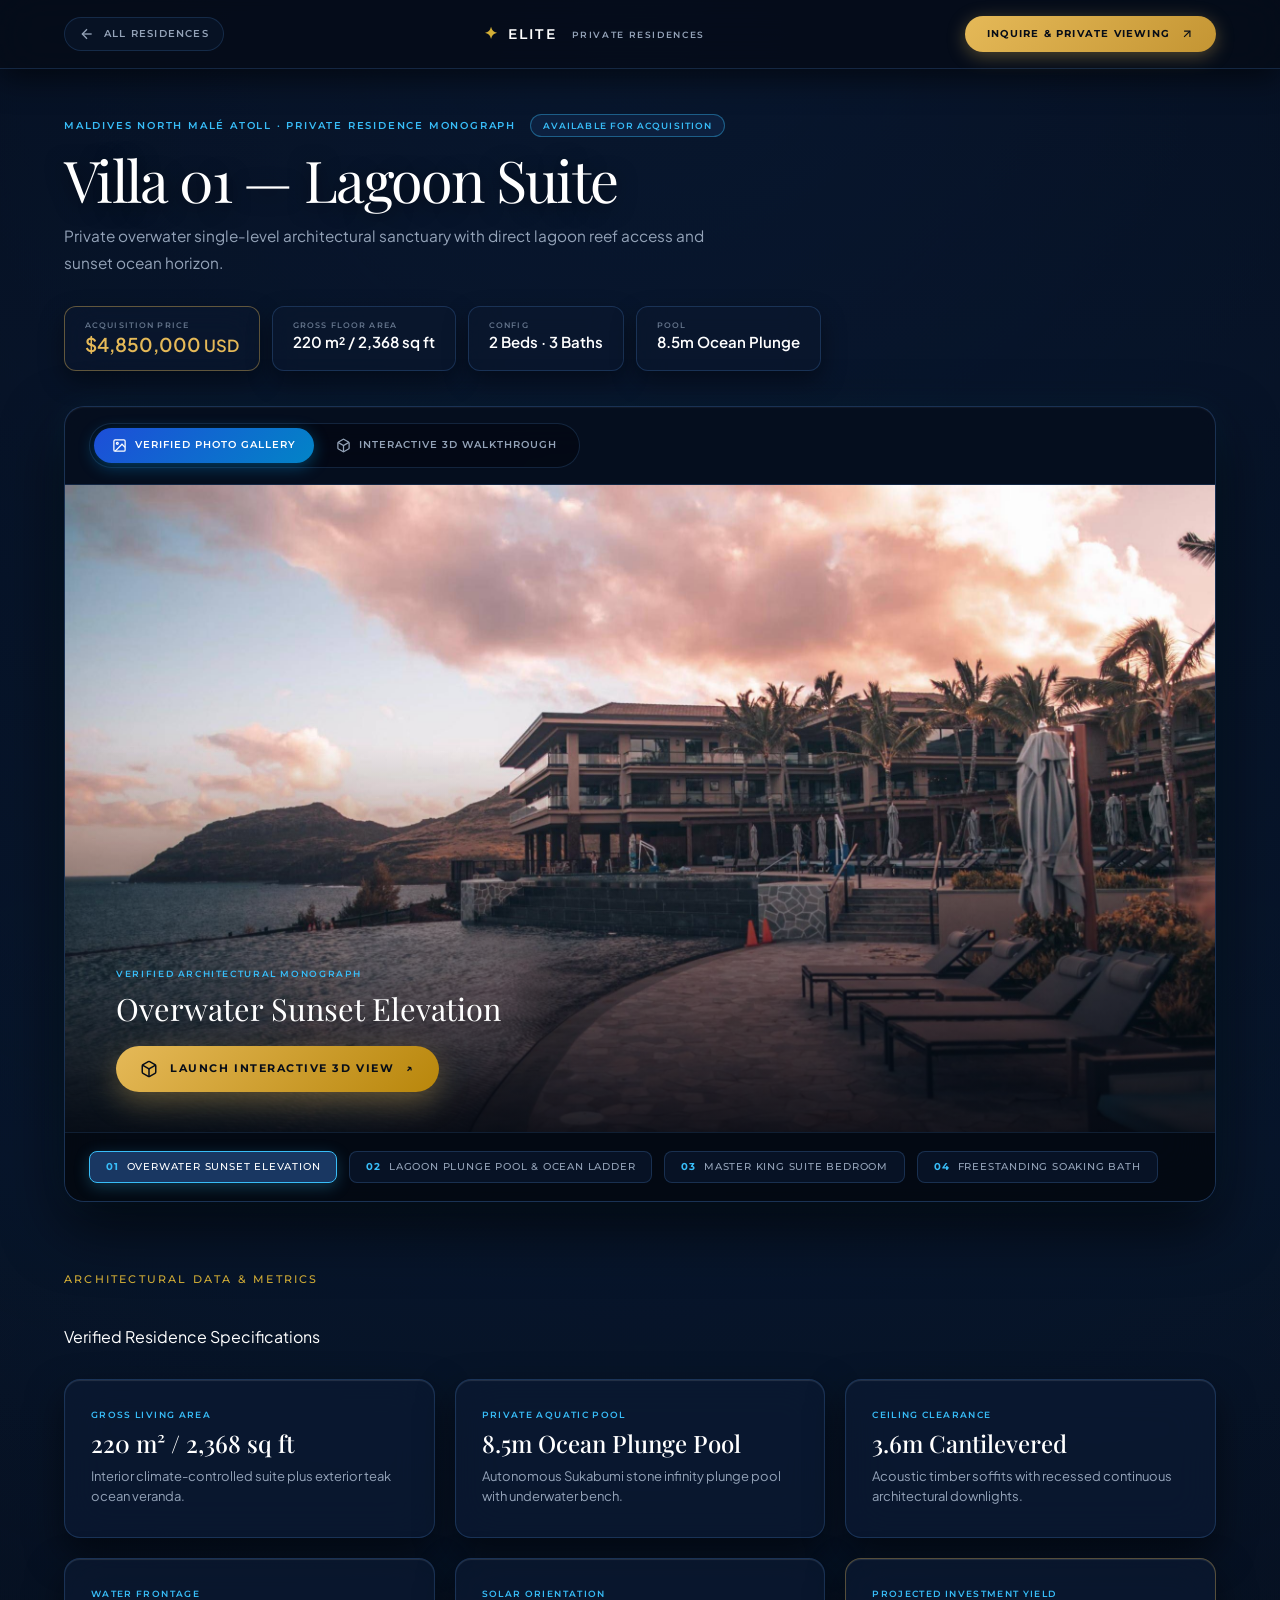
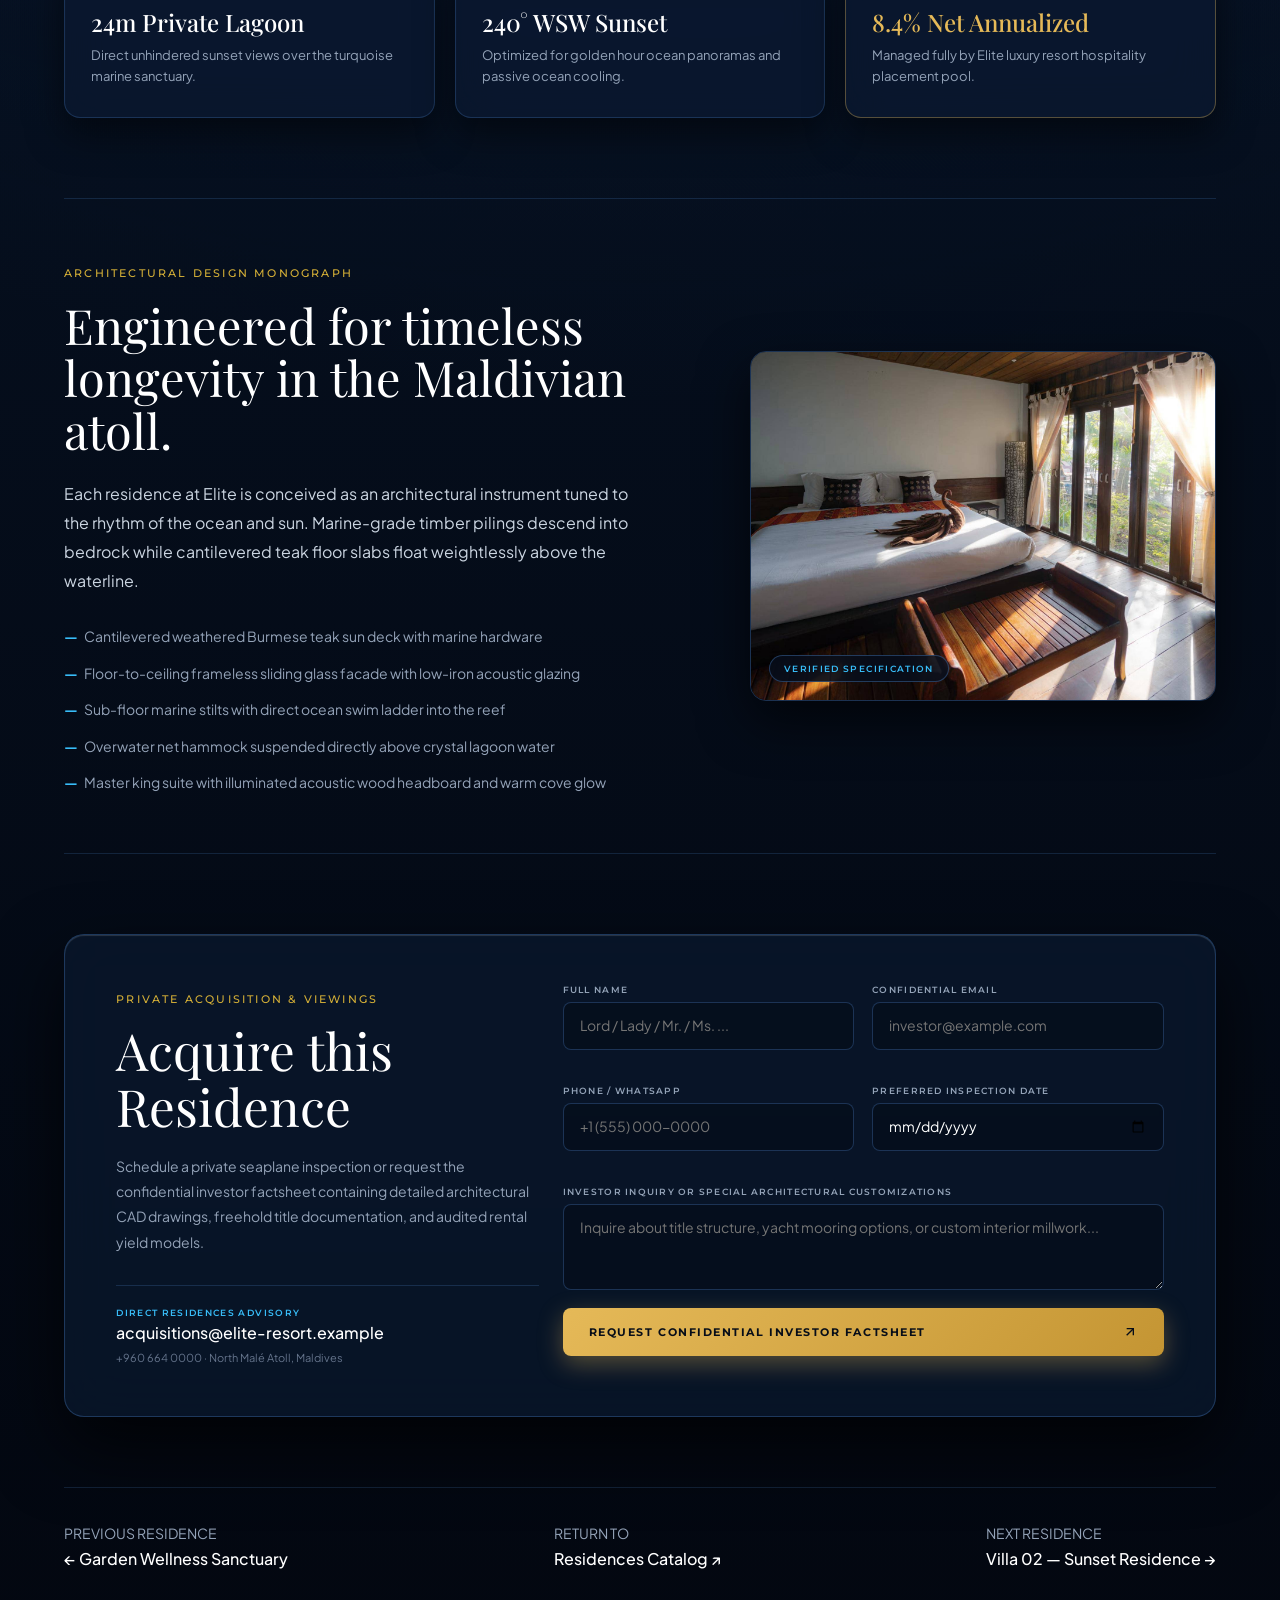
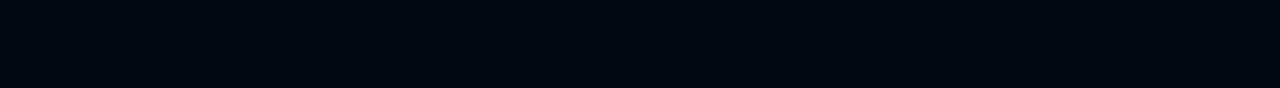
<file: residence.html>
<!DOCTYPE html>
<html lang="en">
<head>
  <meta charset="UTF-8" />
  <meta name="viewport" content="width=device-width, initial-scale=1.0" />
  <title id="page-title">Villa 01 — Lagoon Suite | Elite Private Residences</title>
  <meta name="description" content="Detailed architectural specification, verified editorial photography, and interactive 3D spatial walkthrough for private acquisition at Elite, Maldives." />
  <meta name="theme-color" content="#040914" />
  <link rel="icon" href="data:image/svg+xml,%3Csvg xmlns='http://www.w3.org/2000/svg' viewBox='0 0 32 32'%3E%3Crect width='32' height='32' fill='%23040914'/%3E%3Ctext x='16' y='23' text-anchor='middle' font-size='20' fill='%23d4af37'%3E%E2%9C%A6%3C/text%3E%3C/svg%3E" />

  <!-- Fonts -->
  <link rel="preconnect" href="https://fonts.googleapis.com" />
  <link rel="preconnect" href="https://fonts.gstatic.com" crossorigin />
  <link href="https://fonts.googleapis.com/css2?family=Montserrat:ital,wght@0,300;0,400;0,500;0,600;0,700;1,400&family=Playfair+Display:ital,wght@0,400;0,500;0,600;0,700;1,400;1,600&family=Plus+Jakarta+Sans:ital,wght@0,300;0,400;0,500;0,600;0,700;1,400&display=swap" rel="stylesheet" />

  <!-- Styles -->
  <link rel="stylesheet" href="assets/vendor/bootstrap.min.css" />
  <link rel="stylesheet" href="assets/css/style.css" />
</head>
<body class="residence-single-page">

  <!-- ═════════ Standalone Residence Top Navigation ═════════ -->
  <header class="single-nav">
    <div class="single-nav-inner">
      <a class="single-back-btn" href="index.html#catalog">
        <svg width="16" height="16" viewBox="0 0 24 24" fill="none" stroke="currentColor" stroke-width="2"><path d="M19 12H5"/><path d="m12 19-7-7 7-7"/></svg>
        <span>All Residences</span>
      </a>

      <a class="single-brand" href="index.html">
        <span class="brand-mark">✦</span>
        <span>ELITE</span>
        <small>PRIVATE RESIDENCES</small>
      </a>

      <div class="single-nav-actions">
        <a class="single-enquire-btn" href="#enquire-section">
          <span>Inquire &amp; Private Viewing</span>
          <svg width="14" height="14" viewBox="0 0 24 24" fill="none" stroke="currentColor" stroke-width="2"><path d="M7 17 17 7"/><path d="M7 7h10v10"/></svg>
        </a>
      </div>
    </div>
  </header>

  <!-- ═════════ Main Standalone Residence Container ═════════ -->
  <main class="single-main-container">

    <!-- Residence Hero Meta Header -->
    <section class="single-header-section">
      <div class="single-header-meta">
        <div class="single-kicker-wrap">
          <span class="single-kicker">MALDIVES NORTH MALÉ ATOLL · PRIVATE RESIDENCE MONOGRAPH</span>
          <span class="single-status-badge" id="single-status">AVAILABLE FOR ACQUISITION</span>
        </div>
        <h1 class="single-title" id="single-title">Villa 01 — Lagoon Suite</h1>
        <p class="single-subtitle" id="single-subtitle">Private overwater single-level architectural sanctuary with direct lagoon reef access and sunset ocean horizon.</p>
      </div>

      <div class="single-header-metrics">
        <div class="metric-pill price-pill">
          <span class="metric-lbl">ACQUISITION PRICE</span>
          <strong id="single-price">$4,850,000 <small>USD</small></strong>
        </div>
        <div class="metric-pill">
          <span class="metric-lbl">GROSS FLOOR AREA</span>
          <strong id="single-area">220 m² / 2,368 sq ft</strong>
        </div>
        <div class="metric-pill">
          <span class="metric-lbl">CONFIG</span>
          <strong id="single-config">2 Beds · 3 Baths</strong>
        </div>
        <div class="metric-pill">
          <span class="metric-lbl">POOL</span>
          <strong id="single-pool-summary">8.5m Plunge</strong>
        </div>
      </div>
    </section>

    <!-- ═════════ Dual-Mode Showcase: Verified Photo vs Interactive 3D ═════════ -->
    <section class="single-viewport-section">
      
      <!-- Top Viewport Control Bar -->
      <div class="viewport-control-bar">
        <!-- Dual Mode Switch Tabs -->
        <div class="single-mode-tabs" role="tablist">
          <button type="button" class="single-tab-btn active" id="btn-mode-photo" data-target-mode="photo" role="tab" aria-selected="true">
            <svg width="15" height="15" viewBox="0 0 24 24" fill="none" stroke="currentColor" stroke-width="2"><rect x="3" y="3" width="18" height="18" rx="2"/><circle cx="8.5" cy="8.5" r="1.5"/><polyline points="21 15 16 10 5 21"/></svg>
            <span>Verified Photo Gallery</span>
          </button>
          <button type="button" class="single-tab-btn" id="btn-mode-3d" data-target-mode="3d" role="tab" aria-selected="false">
            <svg width="15" height="15" viewBox="0 0 24 24" fill="none" stroke="currentColor" stroke-width="2"><path d="M21 16V8a2 2 0 0 0-1-1.73l-7-4a2 2 0 0 0-2 0l-7 4A2 2 0 0 0 3 8v8a2 2 0 0 0 1 1.73l7 4a2 2 0 0 0 2 0l7-4A2 2 0 0 0 21 16z"/><polyline points="3.27 6.96 12 12.01 20.73 6.96"/><line x1="12" y1="22.08" x2="12" y2="12"/></svg>
            <span>Interactive 3D Walkthrough</span>
          </button>
        </div>

        <!-- 3D Solar Lighting Switcher (Shown in 3D Mode) -->
        <div class="single-solar-bar" id="single-solar-bar">
          <span class="solar-label">SOLAR ENGINE</span>
          <div class="solar-btns-group">
            <button type="button" class="single-solar-btn active" data-solar="day">☀️ Day 12:00</button>
            <button type="button" class="single-solar-btn" data-solar="sunset">🌅 Sunset 18:15</button>
            <button type="button" class="single-solar-btn" data-solar="night">🌙 Night 22:30</button>
          </div>
        </div>
      </div>

      <!-- Stage 1: Verified Editorial Photography Stage -->
      <div class="single-photo-stage" id="single-photo-stage">
        <div class="single-photo-viewport">
          <img id="single-main-img" src="assets/img/villa.jpg" alt="Villa 01 Lagoon Suite exterior sunset view" />
          <div class="single-photo-gradient">
            <div class="photo-caption-block">
              <span class="caption-tag">VERIFIED ARCHITECTURAL MONOGRAPH</span>
              <h3 id="single-photo-caption">Overwater Sunset Elevation &amp; Cantilevered Sun Deck</h3>
              <button type="button" class="single-jump-3d-btn" id="single-jump-3d-btn">
                <svg width="18" height="18" viewBox="0 0 24 24" fill="none" stroke="currentColor" stroke-width="2"><path d="M21 16V8a2 2 0 0 0-1-1.73l-7-4a2 2 0 0 0-2 0l-7 4A2 2 0 0 0 3 8v8a2 2 0 0 0 1 1.73l7 4a2 2 0 0 0 2 0l7-4A2 2 0 0 0 21 16z"/><polyline points="3.27 6.96 12 12.01 20.73 6.96"/><line x1="12" y1="22.08" x2="12" y2="12"/></svg>
                <span>Launch Interactive 3D View</span>
                <span class="arrow">↗</span>
              </button>
            </div>
          </div>
        </div>

        <!-- Thumbnails Gallery Strip -->
        <div class="single-thumb-strip" id="single-thumb-strip"></div>
      </div>

      <!-- Stage 2: Three.js High-Fidelity 3D Stage -->
      <div class="single-3d-stage is-hidden" id="single-3d-stage">
        <div class="single-canvas-container">
          <canvas id="residence-inspect-canvas" aria-hidden="true"></canvas>
          <div class="single-canvas-vignette" aria-hidden="true"></div>
          <!-- 3D Projected Spatial Room Pins -->
          <div class="inspect-pins-container" id="inspect-pins-container"></div>
        </div>

        <!-- 3D HUD Controls (Floating) -->
        <div class="single-3d-hud">
          <button type="button" class="hud-pill-btn active" id="inspect-btn-autorotate" aria-pressed="true">
            <i class="hud-indicator-dot"></i><span>Auto Orbit: ON</span>
          </button>
          <button type="button" class="hud-pill-btn" id="inspect-btn-reset">
            <span>Reset Perspective</span>
          </button>
          <!-- Level Switches (Shown for Villa 02 Duplex) -->
          <div class="single-level-group" id="inspect-level-switch" hidden>
            <button type="button" class="level-tab-btn active" data-inspect-level="all">All Levels</button>
            <button type="button" class="level-tab-btn" data-inspect-level="level1">Level 1 (Ground &amp; Pool)</button>
            <button type="button" class="level-tab-btn" data-inspect-level="level2">Level 2 (Penthouse)</button>
            <button type="button" class="level-tab-btn" data-inspect-level="cutaway">Exploded Cutaway</button>
          </div>
        </div>

        <div class="single-3d-instructions">
          <span>Drag to Rotate · Scroll / Pinch to Zoom · Click Floating Room Pins to Focus</span>
        </div>
      </div>
    </section>

    <!-- ═════════ Architectural Specifications Grid ═════════ -->
    <section class="single-specs-section">
      <div class="section-kicker">ARCHITECTURAL DATA &amp; METRICS</div>
      <h2 class="section-title">Verified Residence Specifications</h2>
      <div class="specs-card-grid">
        <div class="spec-neo-card">
          <span class="card-kicker">GROSS LIVING AREA</span>
          <strong id="card-area">220 m² / 2,368 sq ft</strong>
          <p>Interior climate-controlled suite plus exterior teak ocean veranda.</p>
        </div>
        <div class="spec-neo-card">
          <span class="card-kicker">PRIVATE AQUATIC POOL</span>
          <strong id="card-pool">8.5m Ocean Plunge Pool</strong>
          <p>Autonomous Sukabumi stone infinity plunge pool with underwater bench.</p>
        </div>
        <div class="spec-neo-card">
          <span class="card-kicker">CEILING CLEARANCE</span>
          <strong id="card-ceiling">3.6m Cantilevered</strong>
          <p>Acoustic timber soffits with recessed continuous architectural downlights.</p>
        </div>
        <div class="spec-neo-card">
          <span class="card-kicker">WATER FRONTAGE</span>
          <strong id="card-frontage">24m Private Lagoon</strong>
          <p>Direct unhindered sunset views over the turquoise marine sanctuary.</p>
        </div>
        <div class="spec-neo-card">
          <span class="card-kicker">SOLAR ORIENTATION</span>
          <strong id="card-orientation">240° WSW Sunset</strong>
          <p>Optimized for golden hour ocean panoramas and passive ocean cooling.</p>
        </div>
        <div class="spec-neo-card highlight-card">
          <span class="card-kicker">PROJECTED INVESTMENT YIELD</span>
          <strong class="gold-accent" id="card-yield">8.4% Net Annualized</strong>
          <p>Managed fully by Elite luxury resort hospitality placement pool.</p>
        </div>
      </div>
    </section>

    <!-- ═════════ Architectural Design & Materials Monograph ═════════ -->
    <section class="single-design-section">
      <div class="row align-items-center">
        <div class="col-lg-6">
          <span class="section-kicker">ARCHITECTURAL DESIGN MONOGRAPH</span>
          <h2 class="design-heading">Engineered for timeless longevity in the Maldivian atoll.</h2>
          <p class="design-text">Each residence at Elite is conceived as an architectural instrument tuned to the rhythm of the ocean and sun. Marine-grade timber pilings descend into bedrock while cantilevered teak floor slabs float weightlessly above the waterline.</p>
          <ul class="design-feature-list" id="single-features-list">
            <li>Cantilevered weathered Burmese teak sun deck with marine hardware</li>
            <li>Floor-to-ceiling frameless sliding glass facade with low-iron acoustic glazing</li>
            <li>Sub-floor marine stilts with direct ocean swim ladder into the reef</li>
            <li>Overwater net hammock suspended directly above crystal lagoon water</li>
            <li>Master king suite with illuminated acoustic wood headboard and warm cove glow</li>
          </ul>
        </div>
        <div class="col-lg-5 offset-lg-1">
          <div class="design-media-card">
            <img id="single-design-img" src="assets/img/bedroom.jpg" alt="Interior architectural detail" />
            <div class="media-card-badge">VERIFIED SPECIFICATION</div>
          </div>
        </div>
      </div>
    </section>

    <!-- ═════════ Dedicated Confidential Investor Enquiry Form ═════════ -->
    <section class="single-enquiry-section" id="enquire-section">
      <div class="enquiry-card-wrapper">
        <div class="row">
          <div class="col-lg-5">
            <span class="section-kicker">PRIVATE ACQUISITION &amp; VIEWINGS</span>
            <h2 class="enquiry-heading">Acquire this Residence</h2>
            <p class="enquiry-sub">Schedule a private seaplane inspection or request the confidential investor factsheet containing detailed architectural CAD drawings, freehold title documentation, and audited rental yield models.</p>
            <div class="direct-concierge">
              <span>DIRECT RESIDENCES ADVISORY</span>
              <a href="mailto:acquisitions@elite-resort.example">acquisitions@elite-resort.example</a>
              <small>+960 664 0000 · North Malé Atoll, Maldives</small>
            </div>
          </div>
          <div class="col-lg-7">
            <form class="single-enquiry-form" id="residence-enquiry-form">
              <input type="hidden" id="form-property-id" name="property_id" value="villa1" />
              <div class="form-row-2">
                <div class="form-group">
                  <label for="enq-name">FULL NAME</label>
                  <input type="text" id="enq-name" name="name" required placeholder="Lord / Lady / Mr. / Ms. ..." />
                </div>
                <div class="form-group">
                  <label for="enq-email">CONFIDENTIAL EMAIL</label>
                  <input type="email" id="enq-email" name="email" required placeholder="investor@example.com" />
                </div>
              </div>
              <div class="form-row-2">
                <div class="form-group">
                  <label for="enq-phone">PHONE / WHATSAPP</label>
                  <input type="tel" id="enq-phone" name="phone" placeholder="+1 (555) 000-0000" />
                </div>
                <div class="form-group">
                  <label for="enq-date">PREFERRED INSPECTION DATE</label>
                  <input type="date" id="enq-date" name="date" />
                </div>
              </div>
              <div class="form-group">
                <label for="enq-notes">INVESTOR INQUIRY OR SPECIAL ARCHITECTURAL CUSTOMIZATIONS</label>
                <textarea id="enq-notes" name="notes" rows="3" placeholder="Inquire about title structure, yacht mooring options, or custom interior millwork..."></textarea>
              </div>
              <button type="submit" class="single-submit-btn">
                <span>Request Confidential Investor Factsheet</span>
                <svg width="16" height="16" viewBox="0 0 24 24" fill="none" stroke="currentColor" stroke-width="2"><path d="M7 17 17 7"/><path d="M7 7h10v10"/></svg>
              </button>
              <div class="form-success-msg" id="enquiry-success" hidden>
                ✦ Thank you. Our Private Acquisitions Director will contact you within 2 business hours with the verified prospectus.
              </div>
            </form>
          </div>
        </div>
      </div>
    </section>

    <!-- ═════════ Other Curated Residences Navigation ═════════ -->
    <section class="single-footer-nav">
      <div class="footer-nav-inner">
        <a class="nav-prev" id="link-prev-residence" href="residence.html?id=spa">
          <small>PREVIOUS RESIDENCE</small>
          <strong id="lbl-prev-residence">← Garden Wellness Sanctuary</strong>
        </a>
        <a class="nav-all" href="index.html#catalog">
          <small>RETURN TO</small>
          <strong>Residences Catalog ↗</strong>
        </a>
        <a class="nav-next" id="link-next-residence" href="residence.html?id=villa2">
          <small>NEXT RESIDENCE</small>
          <strong id="lbl-next-residence">Villa 02 — Sunset Residence →</strong>
        </a>
      </div>
    </section>

  </main>

  <!-- Scripts -->
  <script src="assets/vendor/bootstrap.bundle.min.js"></script>
  <script src="assets/vendor/gsap.min.js"></script>
  <script src="assets/vendor/three.min.js"></script>
  <script src="assets/js/residence-inspector.js"></script>
  <script>
    // Standalone Residence Page Controller
    (function () {
      'use strict';

      // Parse ID from URL query (?id=villa1) or hash (#villa1) or global
      var urlParams = new URLSearchParams(window.location.search);
      var resId = urlParams.get('id') || (window.location.hash ? window.location.hash.replace('#', '') : null) || window.RESIDENCE_ID || 'villa1';
      var initialMode = urlParams.get('mode') === '3d' ? '3d' : 'photo';

      var DATA = {
        villa1: {
          id: 'villa1',
          title: 'Villa 01 — Lagoon Suite',
          subtitle: 'Private overwater single-level architectural sanctuary with direct lagoon reef access and sunset ocean horizon.',
          price: '$4,850,000 USD',
          area: '220 m² / 2,368 sq ft',
          config: '2 Beds · 3 Baths',
          poolSummary: '8.5m Ocean Plunge',
          poolDetail: '8.5m Ocean Plunge Pool',
          ceiling: '3.6m Cantilevered',
          frontage: '24m Private Lagoon',
          orientation: '240° WSW Sunset',
          yield: '8.4% Net Annualized',
          image: 'assets/img/villa.jpg',
          designImg: 'assets/img/bedroom.jpg',
          gallery: [
            { src: 'assets/img/villa.jpg', label: 'Overwater Sunset Elevation' },
            { src: 'assets/img/lagoon.jpg', label: 'Lagoon Plunge Pool & Ocean Ladder' },
            { src: 'assets/img/bedroom.jpg', label: 'Master King Suite Bedroom' },
            { src: 'assets/img/bath.jpg', label: 'Freestanding Soaking Bath' }
          ],
          features: [
            'Cantilevered weathered Burmese teak sun deck with marine hardware',
            'Floor-to-ceiling frameless sliding glass facade with low-iron acoustic glazing',
            'Sub-floor marine stilts with direct ocean swim ladder into the reef',
            'Overwater net hammock suspended directly above crystal lagoon water',
            'Master king suite with illuminated acoustic wood headboard and warm cove glow'
          ],
          prev: { id: 'spa', url: 'garden-sanctuary.html', name: 'Garden Wellness Sanctuary' },
          next: { id: 'villa2', url: 'villa-02.html', name: 'Villa 02 — Sunset Residence' }
        },
        villa2: {
          id: 'villa2',
          title: 'Villa 02 — Sunset Residence',
          subtitle: 'Two-storey contemporary modernist duplex featuring cantilevered upper master penthouse and upper sunset soaking tub.',
          price: '$7,450,000 USD',
          area: '440 m² / 4,736 sq ft',
          config: '4 Beds · 5 Baths',
          poolSummary: '12m Lap Pool',
          poolDetail: '12m Infinity Lap Pool',
          ceiling: '6.4m Double Height',
          frontage: '32m Panoramic Lagoon',
          orientation: '270° Due West Sunset',
          yield: '8.9% Net Annualized',
          image: 'assets/img/bedroom.jpg',
          designImg: 'assets/img/bath.jpg',
          gallery: [
            { src: 'assets/img/bedroom.jpg', label: 'Upper Penthouse Master Suite' },
            { src: 'assets/img/bath.jpg', label: 'Upper Terrace Soaking Tub' },
            { src: 'assets/img/pool.jpg', label: 'Ground Floor Lap Pool & Veranda' },
            { src: 'assets/img/villa.jpg', label: 'Two-Storey Exterior Elevation' }
          ],
          features: [
            'Two-storey contemporary modernist duplex structure with reinforced core',
            'Cantilevered upper master penthouse with frameless low-iron glass balustrade',
            'Exterior architectural spiral staircase connecting living terrace to penthouse',
            'Artisan stone soaking plunge tub on upper sunset terrace overlooking lagoon',
            'Full interactive floor-by-floor spatial cutaway inspection with independent roof lift'
          ],
          prev: { id: 'villa1', url: 'villa-01.html', name: 'Villa 01 — Lagoon Suite' },
          next: { id: 'compound', url: 'compound.html', name: 'Grand Presidential Compound' }
        },
        compound: {
          id: 'compound',
          title: 'Grand Presidential Compound',
          subtitle: 'Ultra-luxury 762 m² multi-pavilion oceanfront estate featuring soaring cathedral Great Hall and central in-pool sunken fire pit lounge.',
          price: '$14,200,000 USD',
          area: '762 m² / 8,200 sq ft',
          config: '6 Beds · 7 Baths',
          poolSummary: '25m Infinity Pool',
          poolDetail: '25m Private Infinity Lap Pool',
          ceiling: '6.8m Cathedral Vault',
          frontage: 'Private Beach & Yacht Pier',
          orientation: '225° SW Sunset',
          yield: '9.2% Net Annualized',
          image: 'assets/img/pavilion.jpg',
          designImg: 'assets/img/table.jpg',
          gallery: [
            { src: 'assets/img/pavilion.jpg', label: 'Cathedral Great Hall Pavilion' },
            { src: 'assets/img/night-pool.jpg', label: '25m Pool & Sunken Fire Pit Lounge' },
            { src: 'assets/img/table.jpg', label: '12-Seat Alfresco Dining Colonnade' },
            { src: 'assets/img/bedroom.jpg', label: 'Private Master Wing Suite' }
          ],
          features: [
            'Triple-pavilion estate: Grand Cathedral Hall, West Master & East VIP guest wings',
            'Centerpiece in-pool sunken fire pit lounge with dancing ember glow and water reflections',
            'Covered timber-slat breezeway colonnades linking all three residential pavilions',
            'Private beach parcel with 4 luxury cabanas and 12-person covered dining pergola',
            'Private deep-water yacht pier and private helicopter landing clearance'
          ],
          prev: { id: 'villa2', url: 'villa-02.html', name: 'Villa 02 — Sunset Residence' },
          next: { id: 'spa', url: 'garden-sanctuary.html', name: 'Garden Wellness Sanctuary' }
        },
        spa: {
          id: 'spa',
          title: 'Garden Wellness Sanctuary',
          subtitle: 'Organic Japanese-Nordic biophilic pavilion nestled in lush botanical bamboo gardens with carved stone hydrotherapy plunge.',
          price: '$4,600,000 USD',
          area: '310 m² / 3,337 sq ft',
          config: '3 Beds · 4 Baths',
          poolSummary: 'Stone Hydrotherapy',
          poolDetail: 'Carved Stone Hydrotherapy Bath',
          ceiling: '3.4m Timber Pergola',
          frontage: 'Private Zen Garden & Pond',
          orientation: '180° South Garden',
          yield: '8.1% Net Annualized',
          image: 'assets/img/garden-pool.jpg',
          designImg: 'assets/img/about.jpg',
          gallery: [
            { src: 'assets/img/garden-pool.jpg', label: 'Natural Stone Hydrotherapy Plunge' },
            { src: 'assets/img/about.jpg', label: 'Zen Meditation Deck & Bamboo Grove' },
            { src: 'assets/img/bath.jpg', label: 'River Stone Outdoor Bathing Suite' },
            { src: 'assets/img/bedroom.jpg', label: 'Shoji-Screen Garden Master Bedroom' }
          ],
          features: [
            'Organic Japanese-Nordic biophilic architecture with deep timber slatted eaves',
            'Hand-carved natural river stone hydrotherapy hot/cold plunge and dark mirror pond',
            'Open-air yoga & meditation pavilion with tatami mat floor textures and tea table',
            'Stepping-stone flagstone pathway illuminated by glowing traditional Japanese stone lanterns',
            'Surrounding botanical bamboo grove and sculptured frangipani bonsai gardens'
          ],
          prev: { id: 'compound', url: 'compound.html', name: 'Grand Presidential Compound' },
          next: { id: 'villa1', url: 'villa-01.html', name: 'Villa 01 — Lagoon Suite' }
        }
      };

      var data = DATA[resId] || DATA.villa1;

      // Populate Page Texts & Meta
      document.getElementById('page-title').textContent = data.title + ' | Elite Private Residences';
      document.getElementById('single-title').textContent = data.title;
      document.getElementById('single-subtitle').textContent = data.subtitle;
      document.getElementById('single-price').innerHTML = data.price.replace('USD', '<small>USD</small>');
      document.getElementById('single-area').textContent = data.area;
      document.getElementById('single-config').textContent = data.config;
      document.getElementById('single-pool-summary').textContent = data.poolSummary;

      document.getElementById('card-area').textContent = data.area;
      document.getElementById('card-pool').textContent = data.poolDetail;
      document.getElementById('card-ceiling').textContent = data.ceiling;
      document.getElementById('card-frontage').textContent = data.frontage;
      document.getElementById('card-orientation').textContent = data.orientation;
      document.getElementById('card-yield').textContent = data.yield;

      document.getElementById('single-main-img').src = data.image;
      document.getElementById('single-photo-caption').textContent = data.gallery[0].label;
      document.getElementById('single-design-img').src = data.designImg;
      document.getElementById('form-property-id').value = data.id;

      // Render Features
      var featList = document.getElementById('single-features-list');
      featList.innerHTML = '';
      for (var f = 0; f < data.features.length; f++) {
        var li = document.createElement('li');
        li.textContent = data.features[f];
        featList.appendChild(li);
      }

      // Render Photo Thumbnails
      var thumbStrip = document.getElementById('single-thumb-strip');
      thumbStrip.innerHTML = '';
      for (var t = 0; t < data.gallery.length; t++) {
        (function (item, index) {
          var btn = document.createElement('button');
          btn.type = 'button';
          btn.className = 'single-thumb-btn' + (index === 0 ? ' active' : '');
          btn.innerHTML = '<span class="thumb-idx">0' + (index + 1) + '</span><span>' + item.label + '</span>';
          btn.addEventListener('click', function () {
            document.getElementById('single-main-img').src = item.src;
            document.getElementById('single-photo-caption').textContent = item.label;
            var siblings = thumbStrip.querySelectorAll('.single-thumb-btn');
            for (var s = 0; s < siblings.length; s++) siblings[s].classList.remove('active');
            btn.classList.add('active');
          });
          thumbStrip.appendChild(btn);
        })(data.gallery[t], t);
      }

      // Previous / Next Residence Links
      var prevLink = document.getElementById('link-prev-residence');
      var nextLink = document.getElementById('link-next-residence');
      if (prevLink && data.prev) {
        prevLink.href = data.prev.url || ('residence.html?id=' + data.prev.id);
        document.getElementById('lbl-prev-residence').textContent = '← ' + data.prev.name;
      }
      if (nextLink && data.next) {
        nextLink.href = data.next.url || ('residence.html?id=' + data.next.id);
        document.getElementById('lbl-next-residence').textContent = data.next.name + ' →';
      }

      // Viewport Mode Switching (Photo vs 3D)
      var photoStage = document.getElementById('single-photo-stage');
      var threeStage = document.getElementById('single-3d-stage');
      var btnPhoto = document.getElementById('btn-mode-photo');
      var btn3D = document.getElementById('btn-mode-3d');
      var solarBar = document.getElementById('single-solar-bar');
      var jump3DBtn = document.getElementById('single-jump-3d-btn');

      function switchMode(mode) {
        if (mode === '3d') {
          photoStage.classList.add('is-hidden');
          threeStage.classList.remove('is-hidden');
          btn3D.classList.add('active');
          btn3D.setAttribute('aria-selected', 'true');
          btnPhoto.classList.remove('active');
          btnPhoto.setAttribute('aria-selected', 'false');
          solarBar.classList.add('is-visible');

          // Initialize or load residence in Three.js
          if (window.residenceInspector) {
            window.residenceInspector.open(data.id, '3d');
          }
        } else {
          threeStage.classList.add('is-hidden');
          photoStage.classList.remove('is-hidden');
          btnPhoto.classList.add('active');
          btnPhoto.setAttribute('aria-selected', 'true');
          btn3D.classList.remove('active');
          btn3D.setAttribute('aria-selected', 'false');
          solarBar.classList.remove('is-visible');
        }
      }

      btnPhoto.addEventListener('click', function () { switchMode('photo'); });
      btn3D.addEventListener('click', function () { switchMode('3d'); });
      if (jump3DBtn) jump3DBtn.addEventListener('click', function () { switchMode('3d'); });

      // Solar lighting buttons inside 3D
      var solarBtns = document.querySelectorAll('.single-solar-btn');
      for (var sb = 0; sb < solarBtns.length; sb++) {
        solarBtns[sb].addEventListener('click', function () {
          for (var k = 0; k < solarBtns.length; k++) solarBtns[k].classList.remove('active');
          this.classList.add('active');
          if (window.residenceInspector) {
            window.residenceInspector.solar(this.dataset.solar);
          }
        });
      }

      // Handle Enquiry Form Submission
      var form = document.getElementById('residence-enquiry-form');
      var successMsg = document.getElementById('enquiry-success');
      if (form) {
        form.addEventListener('submit', function (e) {
          e.preventDefault();
          form.querySelector('button[type="submit"]').disabled = true;
          if (successMsg) {
            successMsg.hidden = false;
            successMsg.scrollIntoView({ behavior: 'smooth' });
          }
        });
      }

      // Initial Viewport Mode
      if (initialMode === '3d') {
        setTimeout(function () { switchMode('3d'); }, 100);
      }

    })();
  </script>
</body>
</html>
</file>
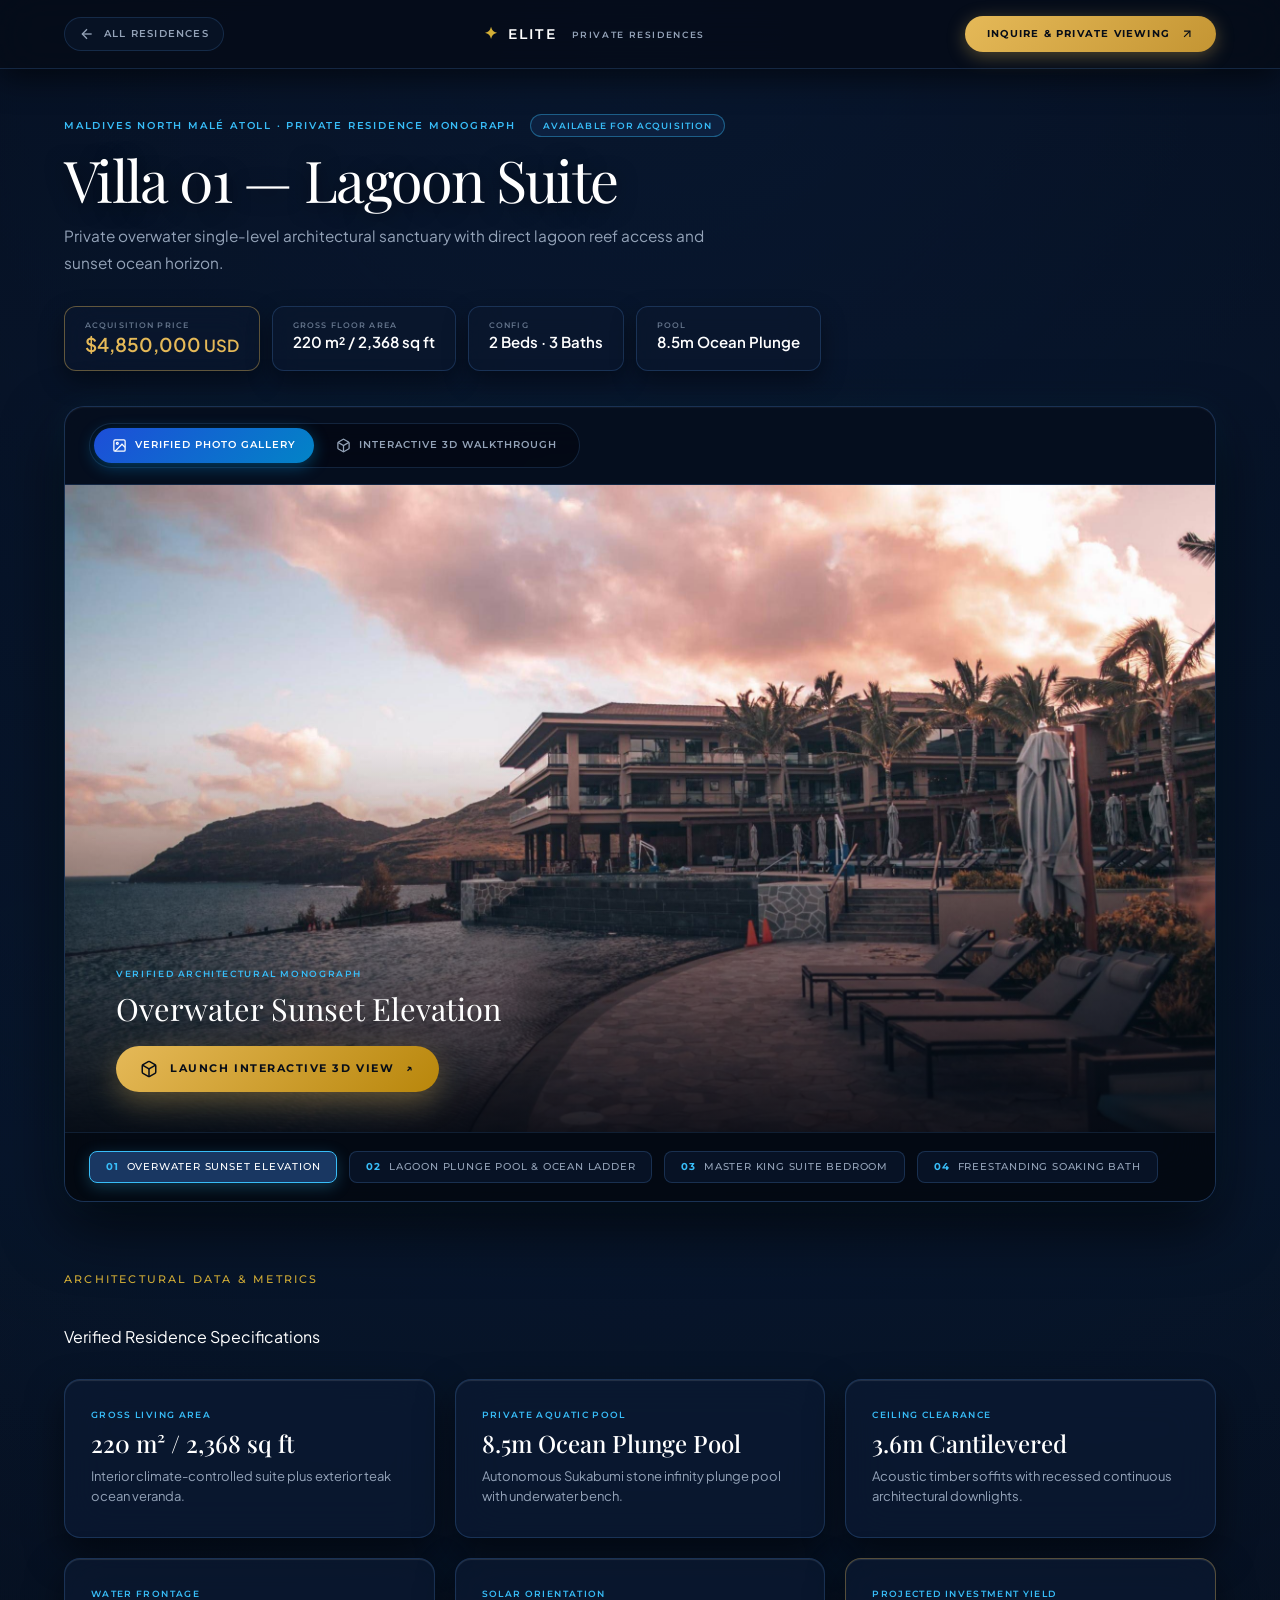
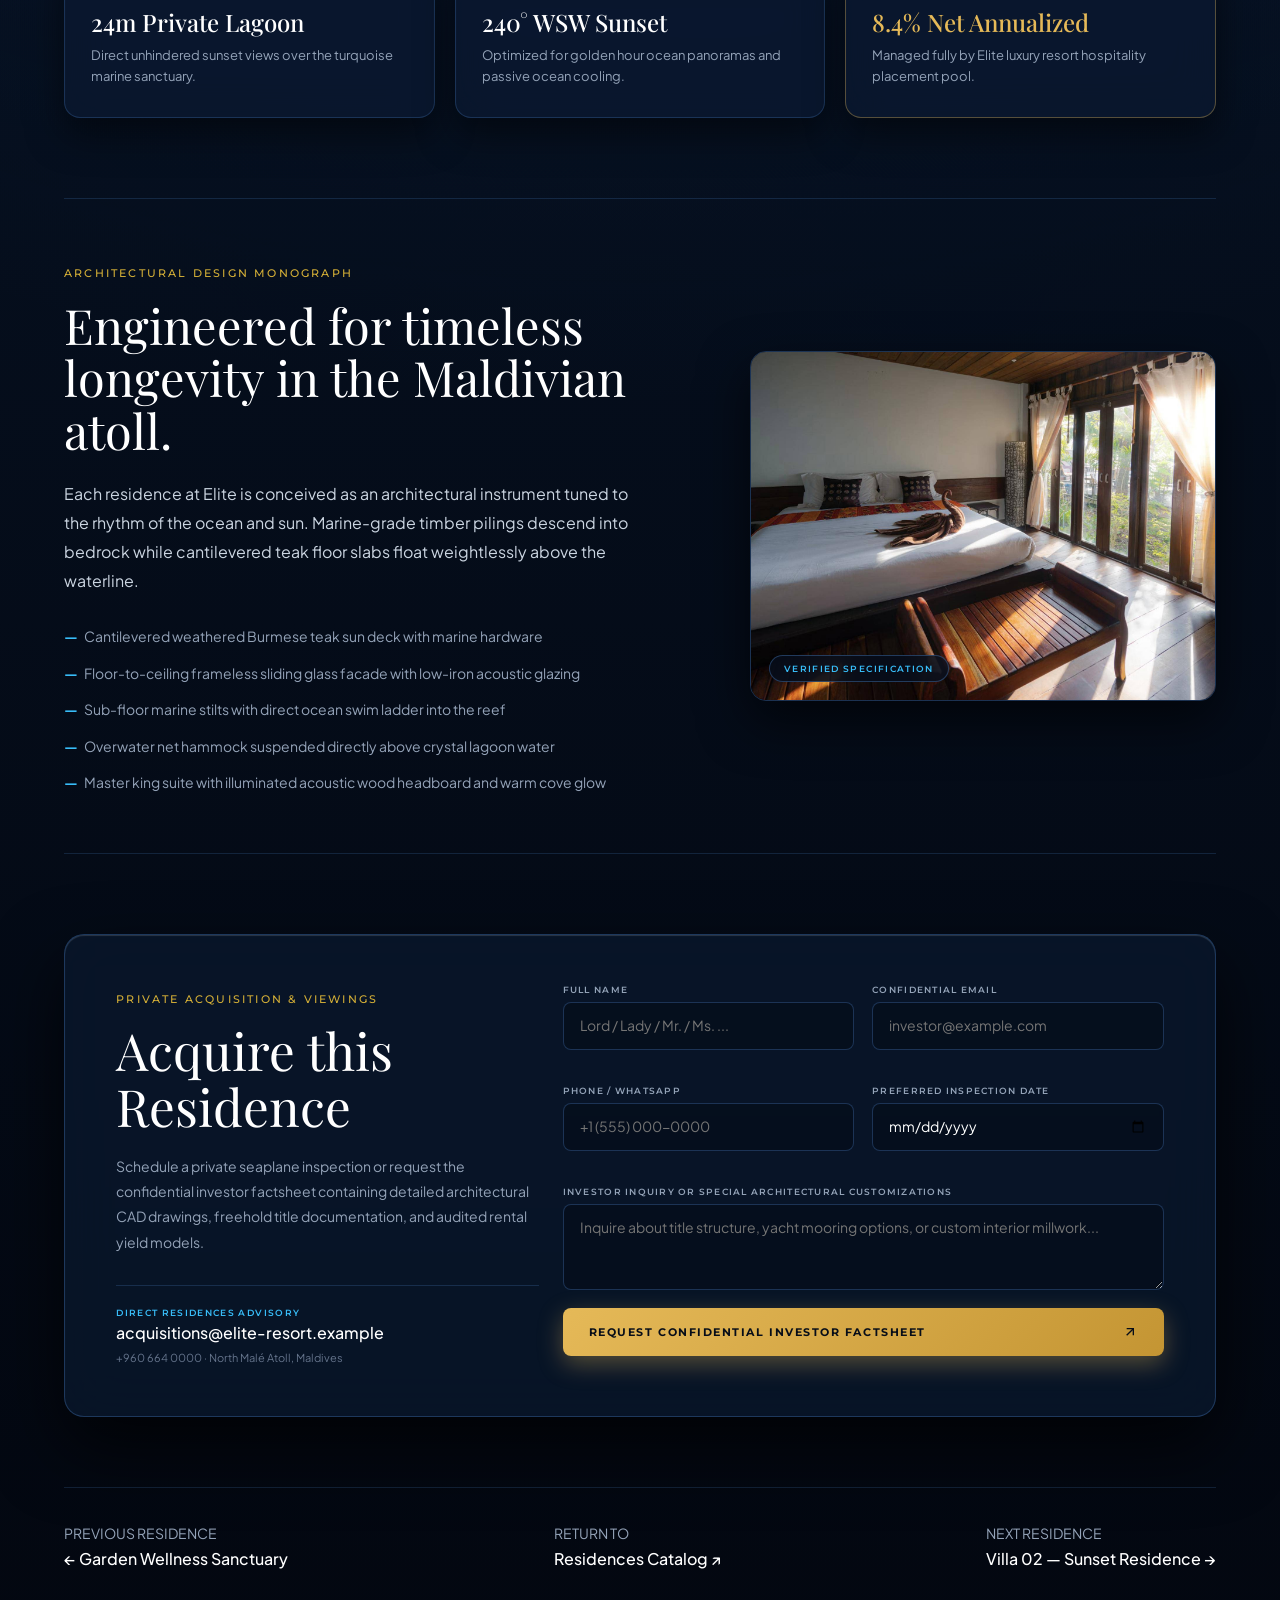
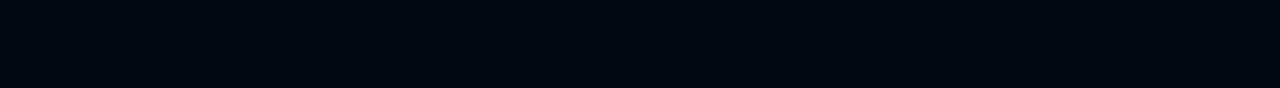
<file: villa-01.html>
<!DOCTYPE html>
<html lang="en">
<head>
  <meta charset="UTF-8" />
  <meta name="viewport" content="width=device-width, initial-scale=1.0" />
  <title id="page-title">Villa 01 — Lagoon Suite | Elite Private Residences</title>
  <meta name="description" content="Villa 01 — Lagoon Suite: 220 m² overwater private architectural sanctuary with 8.5m plunge pool, direct ocean reef swim ladder, and sunset ocean panorama in Maldives." />
  <link rel="canonical" href="villa-01.html" />
  <meta name="theme-color" content="#040914" />
  <link rel="icon" href="data:image/svg+xml,%3Csvg xmlns='http://www.w3.org/2000/svg' viewBox='0 0 32 32'%3E%3Crect width='32' height='32' fill='%23040914'/%3E%3Ctext x='16' y='23' text-anchor='middle' font-size='20' fill='%23d4af37'%3E%E2%9C%A6%3C/text%3E%3C/svg%3E" />

  <!-- Fonts -->
  <link rel="preconnect" href="https://fonts.googleapis.com" />
  <link rel="preconnect" href="https://fonts.gstatic.com" crossorigin />
  <link href="https://fonts.googleapis.com/css2?family=Montserrat:ital,wght@0,300;0,400;0,500;0,600;0,700;1,400&family=Playfair+Display:ital,wght@0,400;0,500;0,600;0,700;1,400;1,600&family=Plus+Jakarta+Sans:ital,wght@0,300;0,400;0,500;0,600;0,700;1,400&display=swap" rel="stylesheet" />

  <!-- Styles -->
  <link rel="stylesheet" href="assets/vendor/bootstrap.min.css" />
  <link rel="stylesheet" href="assets/css/style.css" />
  <script>window.RESIDENCE_ID = 'villa1';</script>
</head>
<body class="residence-single-page">

  <!-- ═════════ Standalone Residence Top Navigation ═════════ -->
  <header class="single-nav">
    <div class="single-nav-inner">
      <a class="single-back-btn" href="index.html#catalog">
        <svg width="16" height="16" viewBox="0 0 24 24" fill="none" stroke="currentColor" stroke-width="2"><path d="M19 12H5"/><path d="m12 19-7-7 7-7"/></svg>
        <span>All Residences</span>
      </a>

      <a class="single-brand" href="index.html">
        <span class="brand-mark">✦</span>
        <span>ELITE</span>
        <small>PRIVATE RESIDENCES</small>
      </a>

      <div class="single-nav-actions">
        <a class="single-enquire-btn" href="#enquire-section">
          <span>Inquire &amp; Private Viewing</span>
          <svg width="14" height="14" viewBox="0 0 24 24" fill="none" stroke="currentColor" stroke-width="2"><path d="M7 17 17 7"/><path d="M7 7h10v10"/></svg>
        </a>
      </div>
    </div>
  </header>

  <!-- ═════════ Main Standalone Residence Container ═════════ -->
  <main class="single-main-container">

    <!-- Residence Hero Meta Header -->
    <section class="single-header-section">
      <div class="single-header-meta">
        <div class="single-kicker-wrap">
          <span class="single-kicker">MALDIVES NORTH MALÉ ATOLL · PRIVATE RESIDENCE MONOGRAPH</span>
          <span class="single-status-badge" id="single-status">AVAILABLE FOR ACQUISITION</span>
        </div>
        <h1 class="single-title" id="single-title">Villa 01 — Lagoon Suite</h1>
        <p class="single-subtitle" id="single-subtitle">Private overwater single-level architectural sanctuary with direct lagoon reef access and sunset ocean horizon.</p>
      </div>

      <div class="single-header-metrics">
        <div class="metric-pill price-pill">
          <span class="metric-lbl">ACQUISITION PRICE</span>
          <strong id="single-price">$4,850,000 <small>USD</small></strong>
        </div>
        <div class="metric-pill">
          <span class="metric-lbl">GROSS FLOOR AREA</span>
          <strong id="single-area">220 m² / 2,368 sq ft</strong>
        </div>
        <div class="metric-pill">
          <span class="metric-lbl">CONFIG</span>
          <strong id="single-config">2 Beds · 3 Baths</strong>
        </div>
        <div class="metric-pill">
          <span class="metric-lbl">POOL</span>
          <strong id="single-pool-summary">8.5m Plunge</strong>
        </div>
      </div>
    </section>

    <!-- ═════════ Dual-Mode Showcase: Verified Photo vs Interactive 3D ═════════ -->
    <section class="single-viewport-section">
      
      <!-- Top Viewport Control Bar -->
      <div class="viewport-control-bar">
        <!-- Dual Mode Switch Tabs -->
        <div class="single-mode-tabs" role="tablist">
          <button type="button" class="single-tab-btn active" id="btn-mode-photo" data-target-mode="photo" role="tab" aria-selected="true">
            <svg width="15" height="15" viewBox="0 0 24 24" fill="none" stroke="currentColor" stroke-width="2"><rect x="3" y="3" width="18" height="18" rx="2"/><circle cx="8.5" cy="8.5" r="1.5"/><polyline points="21 15 16 10 5 21"/></svg>
            <span>Verified Photo Gallery</span>
          </button>
          <button type="button" class="single-tab-btn" id="btn-mode-3d" data-target-mode="3d" role="tab" aria-selected="false">
            <svg width="15" height="15" viewBox="0 0 24 24" fill="none" stroke="currentColor" stroke-width="2"><path d="M21 16V8a2 2 0 0 0-1-1.73l-7-4a2 2 0 0 0-2 0l-7 4A2 2 0 0 0 3 8v8a2 2 0 0 0 1 1.73l7 4a2 2 0 0 0 2 0l7-4A2 2 0 0 0 21 16z"/><polyline points="3.27 6.96 12 12.01 20.73 6.96"/><line x1="12" y1="22.08" x2="12" y2="12"/></svg>
            <span>Interactive 3D Walkthrough</span>
          </button>
        </div>

        <!-- 3D Solar Lighting Switcher (Shown in 3D Mode) -->
        <div class="single-solar-bar" id="single-solar-bar">
          <span class="solar-label">SOLAR ENGINE</span>
          <div class="solar-btns-group">
            <button type="button" class="single-solar-btn active" data-solar="day">☀️ Day 12:00</button>
            <button type="button" class="single-solar-btn" data-solar="sunset">🌅 Sunset 18:15</button>
            <button type="button" class="single-solar-btn" data-solar="night">🌙 Night 22:30</button>
          </div>
        </div>
      </div>

      <!-- Stage 1: Verified Editorial Photography Stage -->
      <div class="single-photo-stage" id="single-photo-stage">
        <div class="single-photo-viewport">
          <img id="single-main-img" src="assets/img/villa.jpg" alt="Villa 01 Lagoon Suite exterior sunset view" />
          <div class="single-photo-gradient">
            <div class="photo-caption-block">
              <span class="caption-tag">VERIFIED ARCHITECTURAL MONOGRAPH</span>
              <h3 id="single-photo-caption">Overwater Sunset Elevation &amp; Cantilevered Sun Deck</h3>
              <button type="button" class="single-jump-3d-btn" id="single-jump-3d-btn">
                <svg width="18" height="18" viewBox="0 0 24 24" fill="none" stroke="currentColor" stroke-width="2"><path d="M21 16V8a2 2 0 0 0-1-1.73l-7-4a2 2 0 0 0-2 0l-7 4A2 2 0 0 0 3 8v8a2 2 0 0 0 1 1.73l7 4a2 2 0 0 0 2 0l7-4A2 2 0 0 0 21 16z"/><polyline points="3.27 6.96 12 12.01 20.73 6.96"/><line x1="12" y1="22.08" x2="12" y2="12"/></svg>
                <span>Launch Interactive 3D View</span>
                <span class="arrow">↗</span>
              </button>
            </div>
          </div>
        </div>

        <!-- Thumbnails Gallery Strip -->
        <div class="single-thumb-strip" id="single-thumb-strip"></div>
      </div>

      <!-- Stage 2: Three.js High-Fidelity 3D Stage -->
      <div class="single-3d-stage is-hidden" id="single-3d-stage">
        <div class="single-canvas-container">
          <canvas id="residence-inspect-canvas" aria-hidden="true"></canvas>
          <div class="single-canvas-vignette" aria-hidden="true"></div>
          <!-- 3D Projected Spatial Room Pins -->
          <div class="inspect-pins-container" id="inspect-pins-container"></div>
        </div>

        <!-- 3D HUD Controls (Floating) -->
        <div class="single-3d-hud">
          <button type="button" class="hud-pill-btn active" id="inspect-btn-autorotate" aria-pressed="true">
            <i class="hud-indicator-dot"></i><span>Auto Orbit: ON</span>
          </button>
          <button type="button" class="hud-pill-btn" id="inspect-btn-reset">
            <span>Reset Perspective</span>
          </button>
          <!-- Level Switches (Shown for Villa 02 Duplex) -->
          <div class="single-level-group" id="inspect-level-switch" hidden>
            <button type="button" class="level-tab-btn active" data-inspect-level="all">All Levels</button>
            <button type="button" class="level-tab-btn" data-inspect-level="level1">Level 1 (Ground &amp; Pool)</button>
            <button type="button" class="level-tab-btn" data-inspect-level="level2">Level 2 (Penthouse)</button>
            <button type="button" class="level-tab-btn" data-inspect-level="cutaway">Exploded Cutaway</button>
          </div>
        </div>

        <div class="single-3d-instructions">
          <span>Drag to Rotate · Scroll / Pinch to Zoom · Click Floating Room Pins to Focus</span>
        </div>
      </div>
    </section>

    <!-- ═════════ Architectural Specifications Grid ═════════ -->
    <section class="single-specs-section">
      <div class="section-kicker">ARCHITECTURAL DATA &amp; METRICS</div>
      <h2 class="section-title">Verified Residence Specifications</h2>
      <div class="specs-card-grid">
        <div class="spec-neo-card">
          <span class="card-kicker">GROSS LIVING AREA</span>
          <strong id="card-area">220 m² / 2,368 sq ft</strong>
          <p>Interior climate-controlled suite plus exterior teak ocean veranda.</p>
        </div>
        <div class="spec-neo-card">
          <span class="card-kicker">PRIVATE AQUATIC POOL</span>
          <strong id="card-pool">8.5m Ocean Plunge Pool</strong>
          <p>Autonomous Sukabumi stone infinity plunge pool with underwater bench.</p>
        </div>
        <div class="spec-neo-card">
          <span class="card-kicker">CEILING CLEARANCE</span>
          <strong id="card-ceiling">3.6m Cantilevered</strong>
          <p>Acoustic timber soffits with recessed continuous architectural downlights.</p>
        </div>
        <div class="spec-neo-card">
          <span class="card-kicker">WATER FRONTAGE</span>
          <strong id="card-frontage">24m Private Lagoon</strong>
          <p>Direct unhindered sunset views over the turquoise marine sanctuary.</p>
        </div>
        <div class="spec-neo-card">
          <span class="card-kicker">SOLAR ORIENTATION</span>
          <strong id="card-orientation">240° WSW Sunset</strong>
          <p>Optimized for golden hour ocean panoramas and passive ocean cooling.</p>
        </div>
        <div class="spec-neo-card highlight-card">
          <span class="card-kicker">PROJECTED INVESTMENT YIELD</span>
          <strong class="gold-accent" id="card-yield">8.4% Net Annualized</strong>
          <p>Managed fully by Elite luxury resort hospitality placement pool.</p>
        </div>
      </div>
    </section>

    <!-- ═════════ Architectural Design & Materials Monograph ═════════ -->
    <section class="single-design-section">
      <div class="row align-items-center">
        <div class="col-lg-6">
          <span class="section-kicker">ARCHITECTURAL DESIGN MONOGRAPH</span>
          <h2 class="design-heading">Engineered for timeless longevity in the Maldivian atoll.</h2>
          <p class="design-text">Each residence at Elite is conceived as an architectural instrument tuned to the rhythm of the ocean and sun. Marine-grade timber pilings descend into bedrock while cantilevered teak floor slabs float weightlessly above the waterline.</p>
          <ul class="design-feature-list" id="single-features-list">
            <li>Cantilevered weathered Burmese teak sun deck with marine hardware</li>
            <li>Floor-to-ceiling frameless sliding glass facade with low-iron acoustic glazing</li>
            <li>Sub-floor marine stilts with direct ocean swim ladder into the reef</li>
            <li>Overwater net hammock suspended directly above crystal lagoon water</li>
            <li>Master king suite with illuminated acoustic wood headboard and warm cove glow</li>
          </ul>
        </div>
        <div class="col-lg-5 offset-lg-1">
          <div class="design-media-card">
            <img id="single-design-img" src="assets/img/bedroom.jpg" alt="Interior architectural detail" />
            <div class="media-card-badge">VERIFIED SPECIFICATION</div>
          </div>
        </div>
      </div>
    </section>

    <!-- ═════════ Dedicated Confidential Investor Enquiry Form ═════════ -->
    <section class="single-enquiry-section" id="enquire-section">
      <div class="enquiry-card-wrapper">
        <div class="row">
          <div class="col-lg-5">
            <span class="section-kicker">PRIVATE ACQUISITION &amp; VIEWINGS</span>
            <h2 class="enquiry-heading">Acquire this Residence</h2>
            <p class="enquiry-sub">Schedule a private seaplane inspection or request the confidential investor factsheet containing detailed architectural CAD drawings, freehold title documentation, and audited rental yield models.</p>
            <div class="direct-concierge">
              <span>DIRECT RESIDENCES ADVISORY</span>
              <a href="mailto:acquisitions@elite-resort.example">acquisitions@elite-resort.example</a>
              <small>+960 664 0000 · North Malé Atoll, Maldives</small>
            </div>
          </div>
          <div class="col-lg-7">
            <form class="single-enquiry-form" id="residence-enquiry-form">
              <input type="hidden" id="form-property-id" name="property_id" value="villa1" />
              <div class="form-row-2">
                <div class="form-group">
                  <label for="enq-name">FULL NAME</label>
                  <input type="text" id="enq-name" name="name" required placeholder="Lord / Lady / Mr. / Ms. ..." />
                </div>
                <div class="form-group">
                  <label for="enq-email">CONFIDENTIAL EMAIL</label>
                  <input type="email" id="enq-email" name="email" required placeholder="investor@example.com" />
                </div>
              </div>
              <div class="form-row-2">
                <div class="form-group">
                  <label for="enq-phone">PHONE / WHATSAPP</label>
                  <input type="tel" id="enq-phone" name="phone" placeholder="+1 (555) 000-0000" />
                </div>
                <div class="form-group">
                  <label for="enq-date">PREFERRED INSPECTION DATE</label>
                  <input type="date" id="enq-date" name="date" />
                </div>
              </div>
              <div class="form-group">
                <label for="enq-notes">INVESTOR INQUIRY OR SPECIAL ARCHITECTURAL CUSTOMIZATIONS</label>
                <textarea id="enq-notes" name="notes" rows="3" placeholder="Inquire about title structure, yacht mooring options, or custom interior millwork..."></textarea>
              </div>
              <button type="submit" class="single-submit-btn">
                <span>Request Confidential Investor Factsheet</span>
                <svg width="16" height="16" viewBox="0 0 24 24" fill="none" stroke="currentColor" stroke-width="2"><path d="M7 17 17 7"/><path d="M7 7h10v10"/></svg>
              </button>
              <div class="form-success-msg" id="enquiry-success" hidden>
                ✦ Thank you. Our Private Acquisitions Director will contact you within 2 business hours with the verified prospectus.
              </div>
            </form>
          </div>
        </div>
      </div>
    </section>

    <!-- ═════════ Other Curated Residences Navigation ═════════ -->
    <section class="single-footer-nav">
      <div class="footer-nav-inner">
        <a class="nav-prev" id="link-prev-residence" href="garden-sanctuary.html">
          <small>PREVIOUS RESIDENCE</small>
          <strong id="lbl-prev-residence">← Garden Wellness Sanctuary</strong>
        </a>
        <a class="nav-all" href="index.html#catalog">
          <small>RETURN TO</small>
          <strong>Residences Catalog ↗</strong>
        </a>
        <a class="nav-next" id="link-next-residence" href="villa-02.html">
          <small>NEXT RESIDENCE</small>
          <strong id="lbl-next-residence">Villa 02 — Sunset Residence →</strong>
        </a>
      </div>
    </section>

  </main>

  <!-- Scripts -->
  <script src="assets/vendor/bootstrap.bundle.min.js"></script>
  <script src="assets/vendor/gsap.min.js"></script>
  <script src="assets/vendor/three.min.js"></script>
  <script src="assets/js/residence-inspector.js"></script>
  <script>
    // Standalone Residence Page Controller
    (function () {
      'use strict';

      var resId = 'villa1';
      var urlParams = new URLSearchParams(window.location.search);
      var initialMode = urlParams.get('mode') === '3d' ? '3d' : 'photo';

      var data = {
        id: 'villa1',
        title: 'Villa 01 — Lagoon Suite',
        subtitle: 'Private overwater single-level architectural sanctuary with direct lagoon reef access and sunset ocean horizon.',
        price: '$4,850,000 USD',
        area: '220 m² / 2,368 sq ft',
        config: '2 Beds · 3 Baths',
        poolSummary: '8.5m Ocean Plunge',
        poolDetail: '8.5m Ocean Plunge Pool',
        ceiling: '3.6m Cantilevered',
        frontage: '24m Private Lagoon',
        orientation: '240° WSW Sunset',
        yield: '8.4% Net Annualized',
        image: 'assets/img/villa.jpg',
        designImg: 'assets/img/bedroom.jpg',
        gallery: [
          { src: 'assets/img/villa.jpg', label: 'Overwater Sunset Elevation' },
          { src: 'assets/img/lagoon.jpg', label: 'Lagoon Plunge Pool & Ocean Ladder' },
          { src: 'assets/img/bedroom.jpg', label: 'Master King Suite Bedroom' },
          { src: 'assets/img/bath.jpg', label: 'Freestanding Soaking Bath' }
        ],
        features: [
          'Cantilevered weathered Burmese teak sun deck with marine hardware',
          'Floor-to-ceiling frameless sliding glass facade with low-iron acoustic glazing',
          'Sub-floor marine stilts with direct ocean swim ladder into the reef',
          'Overwater net hammock suspended directly above crystal lagoon water',
          'Master king suite with illuminated acoustic wood headboard and warm cove glow'
        ],
        prev: { id: 'spa', url: 'garden-sanctuary.html', name: 'Garden Wellness Sanctuary' },
        next: { id: 'villa2', url: 'villa-02.html', name: 'Villa 02 — Sunset Residence' }
      };

      // Populate Page Texts & Meta
      document.getElementById('page-title').textContent = data.title + ' | Elite Private Residences';
      document.getElementById('single-title').textContent = data.title;
      document.getElementById('single-subtitle').textContent = data.subtitle;
      document.getElementById('single-price').innerHTML = data.price.replace('USD', '<small>USD</small>');
      document.getElementById('single-area').textContent = data.area;
      document.getElementById('single-config').textContent = data.config;
      document.getElementById('single-pool-summary').textContent = data.poolSummary;

      document.getElementById('card-area').textContent = data.area;
      document.getElementById('card-pool').textContent = data.poolDetail;
      document.getElementById('card-ceiling').textContent = data.ceiling;
      document.getElementById('card-frontage').textContent = data.frontage;
      document.getElementById('card-orientation').textContent = data.orientation;
      document.getElementById('card-yield').textContent = data.yield;

      document.getElementById('single-main-img').src = data.image;
      document.getElementById('single-photo-caption').textContent = data.gallery[0].label;
      document.getElementById('single-design-img').src = data.designImg;
      document.getElementById('form-property-id').value = data.id;

      // Render Features
      var featList = document.getElementById('single-features-list');
      featList.innerHTML = '';
      for (var f = 0; f < data.features.length; f++) {
        var li = document.createElement('li');
        li.textContent = data.features[f];
        featList.appendChild(li);
      }

      // Render Photo Thumbnails
      var thumbStrip = document.getElementById('single-thumb-strip');
      thumbStrip.innerHTML = '';
      for (var t = 0; t < data.gallery.length; t++) {
        (function (item, index) {
          var btn = document.createElement('button');
          btn.type = 'button';
          btn.className = 'single-thumb-btn' + (index === 0 ? ' active' : '');
          btn.innerHTML = '<span class="thumb-idx">0' + (index + 1) + '</span><span>' + item.label + '</span>';
          btn.addEventListener('click', function () {
            document.getElementById('single-main-img').src = item.src;
            document.getElementById('single-photo-caption').textContent = item.label;
            var siblings = thumbStrip.querySelectorAll('.single-thumb-btn');
            for (var s = 0; s < siblings.length; s++) siblings[s].classList.remove('active');
            btn.classList.add('active');
          });
          thumbStrip.appendChild(btn);
        })(data.gallery[t], t);
      }

      // Viewport Mode Switching (Photo vs 3D)
      var photoStage = document.getElementById('single-photo-stage');
      var threeStage = document.getElementById('single-3d-stage');
      var btnPhoto = document.getElementById('btn-mode-photo');
      var btn3D = document.getElementById('btn-mode-3d');
      var solarBar = document.getElementById('single-solar-bar');
      var jump3DBtn = document.getElementById('single-jump-3d-btn');

      function switchMode(mode) {
        if (mode === '3d') {
          photoStage.classList.add('is-hidden');
          threeStage.classList.remove('is-hidden');
          btn3D.classList.add('active');
          btn3D.setAttribute('aria-selected', 'true');
          btnPhoto.classList.remove('active');
          btnPhoto.setAttribute('aria-selected', 'false');
          solarBar.classList.add('is-visible');

          if (window.residenceInspector) {
            window.residenceInspector.open(data.id, '3d');
          }
        } else {
          threeStage.classList.add('is-hidden');
          photoStage.classList.remove('is-hidden');
          btnPhoto.classList.add('active');
          btnPhoto.setAttribute('aria-selected', 'true');
          btn3D.classList.remove('active');
          btn3D.setAttribute('aria-selected', 'false');
          solarBar.classList.remove('is-visible');
        }
      }

      btnPhoto.addEventListener('click', function () { switchMode('photo'); });
      btn3D.addEventListener('click', function () { switchMode('3d'); });
      if (jump3DBtn) jump3DBtn.addEventListener('click', function () { switchMode('3d'); });

      // Solar lighting buttons inside 3D
      var solarBtns = document.querySelectorAll('.single-solar-btn');
      for (var sb = 0; sb < solarBtns.length; sb++) {
        solarBtns[sb].addEventListener('click', function () {
          for (var k = 0; k < solarBtns.length; k++) solarBtns[k].classList.remove('active');
          this.classList.add('active');
          if (window.residenceInspector) {
            window.residenceInspector.solar(this.dataset.solar);
          }
        });
      }

      // Handle Enquiry Form Submission
      var form = document.getElementById('residence-enquiry-form');
      var successMsg = document.getElementById('enquiry-success');
      if (form) {
        form.addEventListener('submit', function (e) {
          e.preventDefault();
          form.querySelector('button[type="submit"]').disabled = true;
          if (successMsg) {
            successMsg.hidden = false;
            successMsg.scrollIntoView({ behavior: 'smooth' });
          }
        });
      }

      if (initialMode === '3d') {
        setTimeout(function () { switchMode('3d'); }, 100);
      }
    })();
  </script>
</body>
</html>
</file>
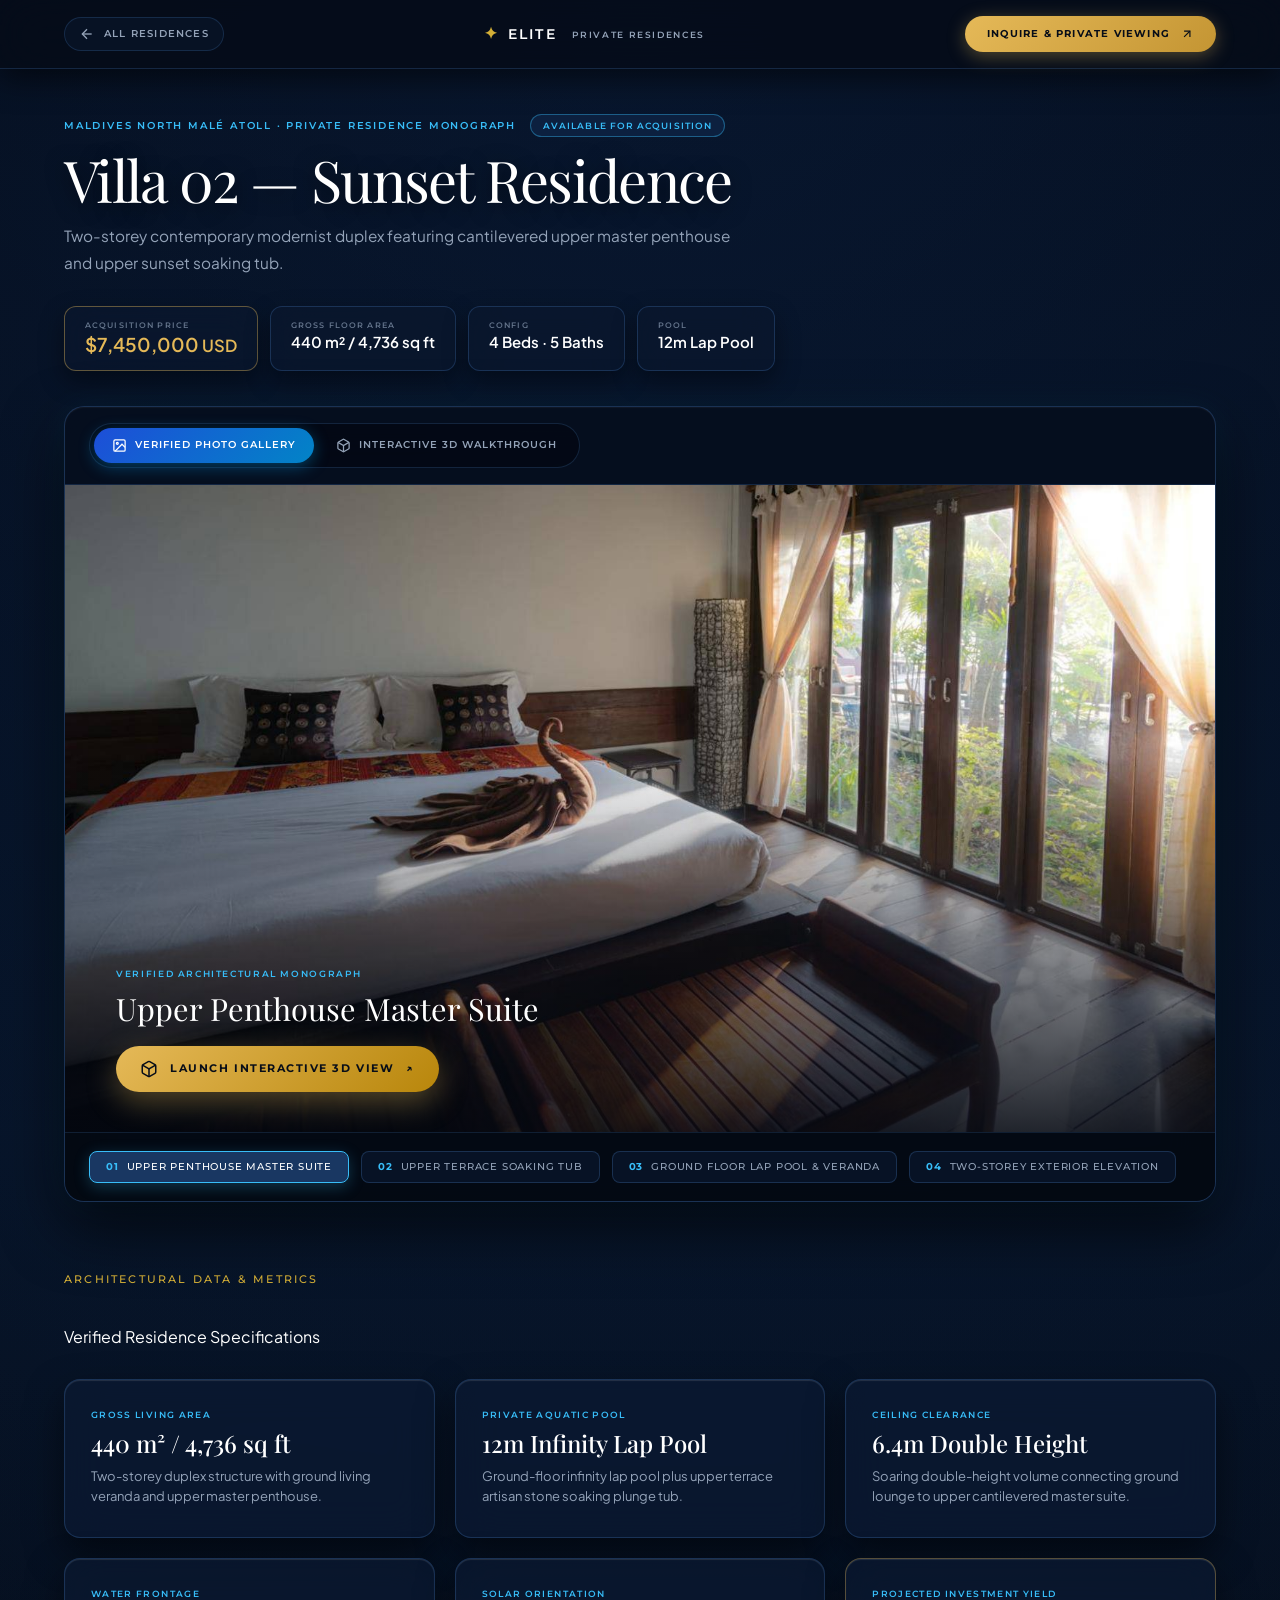
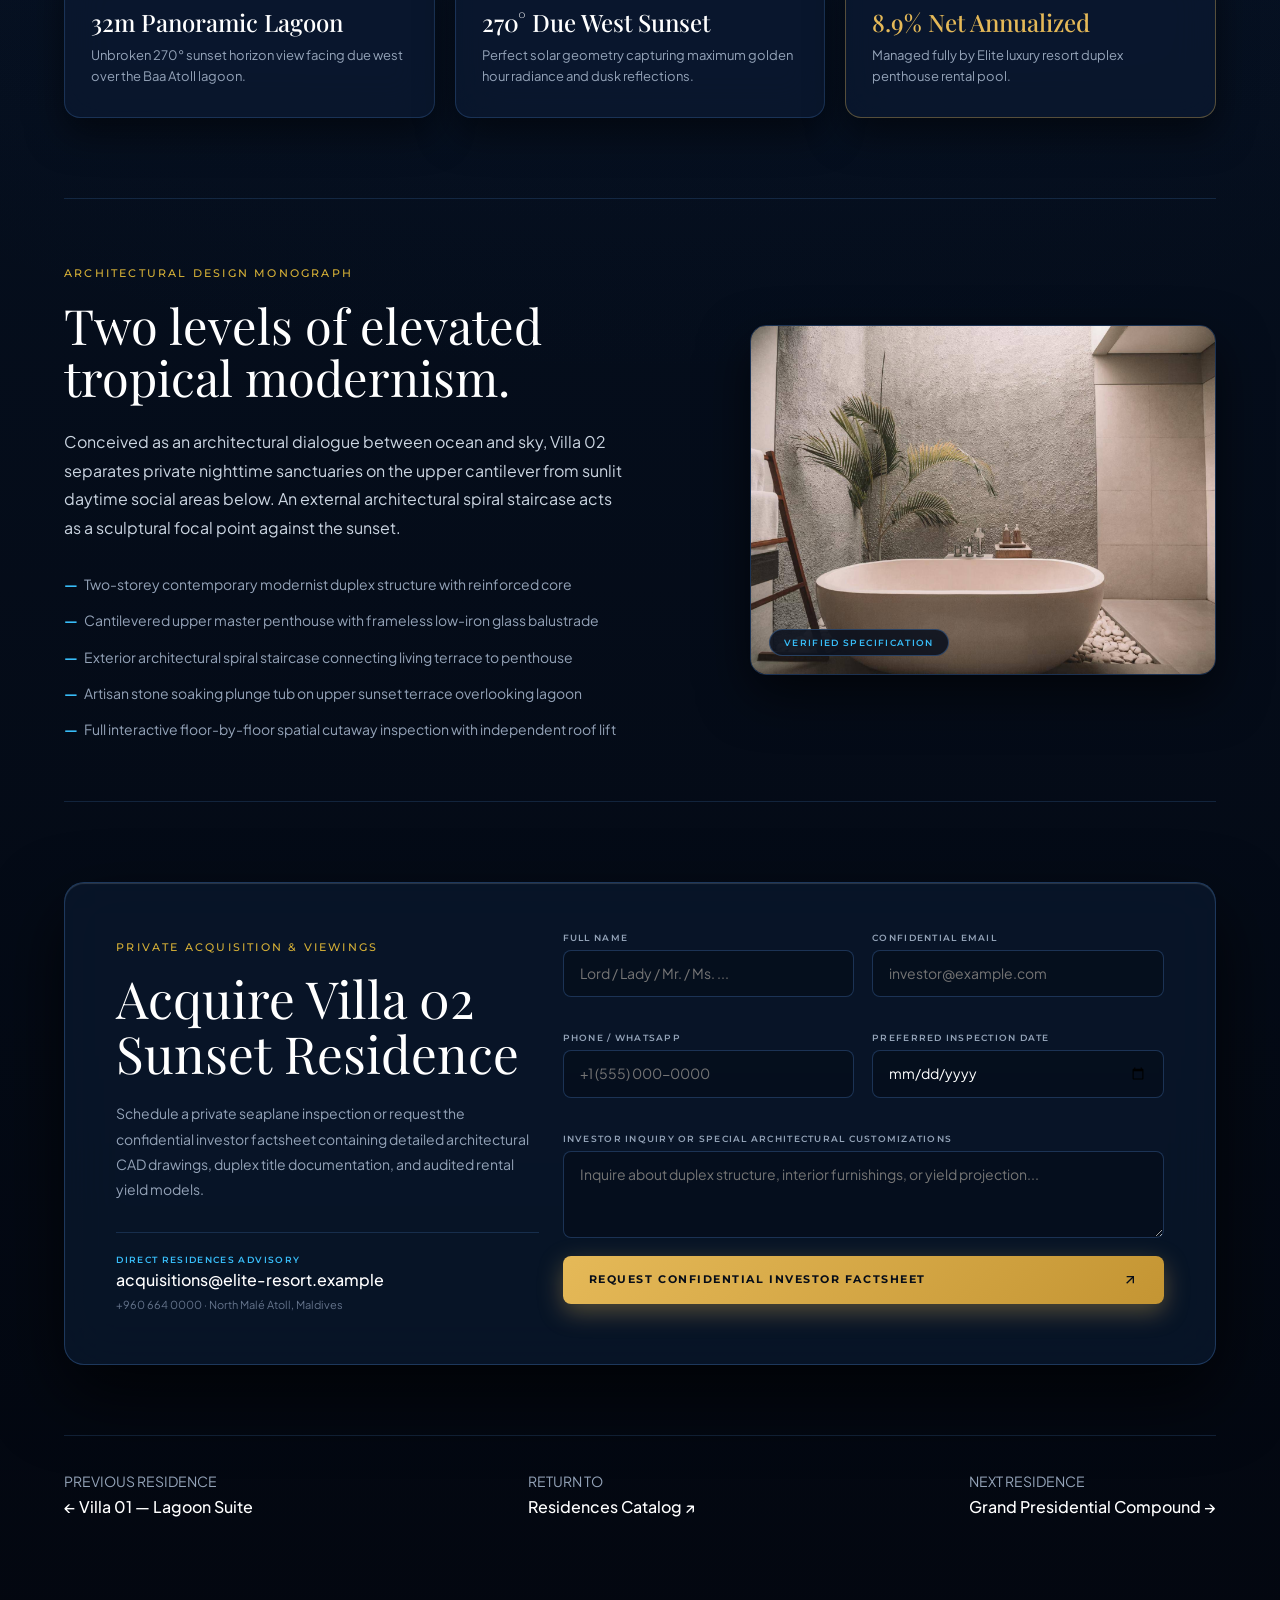
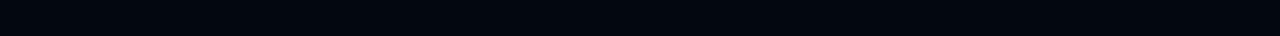
<file: villa-02.html>
<!DOCTYPE html>
<html lang="en">
<head>
  <meta charset="UTF-8" />
  <meta name="viewport" content="width=device-width, initial-scale=1.0" />
  <title id="page-title">Villa 02 — Sunset Residence | Elite Private Residences</title>
  <meta name="description" content="Villa 02 — Sunset Residence: 440 m² two-storey contemporary modernist duplex with cantilevered upper master penthouse, exterior spiral stair, and 12m infinity lap pool in Maldives." />
  <link rel="canonical" href="villa-02.html" />
  <meta name="theme-color" content="#040914" />
  <link rel="icon" href="data:image/svg+xml,%3Csvg xmlns='http://www.w3.org/2000/svg' viewBox='0 0 32 32'%3E%3Crect width='32' height='32' fill='%23040914'/%3E%3Ctext x='16' y='23' text-anchor='middle' font-size='20' fill='%23d4af37'%3E%E2%9C%A6%3C/text%3E%3C/svg%3E" />

  <!-- Fonts -->
  <link rel="preconnect" href="https://fonts.googleapis.com" />
  <link rel="preconnect" href="https://fonts.gstatic.com" crossorigin />
  <link href="https://fonts.googleapis.com/css2?family=Montserrat:ital,wght@0,300;0,400;0,500;0,600;0,700;1,400&family=Playfair+Display:ital,wght@0,400;0,500;0,600;0,700;1,400;1,600&family=Plus+Jakarta+Sans:ital,wght@0,300;0,400;0,500;0,600;0,700;1,400&display=swap" rel="stylesheet" />

  <!-- Styles -->
  <link rel="stylesheet" href="assets/vendor/bootstrap.min.css" />
  <link rel="stylesheet" href="assets/css/style.css" />
  <script>window.RESIDENCE_ID = 'villa2';</script>
</head>
<body class="residence-single-page">

  <!-- ═════════ Standalone Residence Top Navigation ═════════ -->
  <header class="single-nav">
    <div class="single-nav-inner">
      <a class="single-back-btn" href="index.html#catalog">
        <svg width="16" height="16" viewBox="0 0 24 24" fill="none" stroke="currentColor" stroke-width="2"><path d="M19 12H5"/><path d="m12 19-7-7 7-7"/></svg>
        <span>All Residences</span>
      </a>

      <a class="single-brand" href="index.html">
        <span class="brand-mark">✦</span>
        <span>ELITE</span>
        <small>PRIVATE RESIDENCES</small>
      </a>

      <div class="single-nav-actions">
        <a class="single-enquire-btn" href="#enquire-section">
          <span>Inquire &amp; Private Viewing</span>
          <svg width="14" height="14" viewBox="0 0 24 24" fill="none" stroke="currentColor" stroke-width="2"><path d="M7 17 17 7"/><path d="M7 7h10v10"/></svg>
        </a>
      </div>
    </div>
  </header>

  <!-- ═════════ Main Standalone Residence Container ═════════ -->
  <main class="single-main-container">

    <!-- Residence Hero Meta Header -->
    <section class="single-header-section">
      <div class="single-header-meta">
        <div class="single-kicker-wrap">
          <span class="single-kicker">MALDIVES NORTH MALÉ ATOLL · PRIVATE RESIDENCE MONOGRAPH</span>
          <span class="single-status-badge" id="single-status">AVAILABLE FOR ACQUISITION</span>
        </div>
        <h1 class="single-title" id="single-title">Villa 02 — Sunset Residence</h1>
        <p class="single-subtitle" id="single-subtitle">Two-storey contemporary modernist duplex featuring cantilevered upper master penthouse and upper sunset soaking tub.</p>
      </div>

      <div class="single-header-metrics">
        <div class="metric-pill price-pill">
          <span class="metric-lbl">ACQUISITION PRICE</span>
          <strong id="single-price">$7,450,000 <small>USD</small></strong>
        </div>
        <div class="metric-pill">
          <span class="metric-lbl">GROSS FLOOR AREA</span>
          <strong id="single-area">440 m² / 4,736 sq ft</strong>
        </div>
        <div class="metric-pill">
          <span class="metric-lbl">CONFIG</span>
          <strong id="single-config">4 Beds · 5 Baths</strong>
        </div>
        <div class="metric-pill">
          <span class="metric-lbl">POOL</span>
          <strong id="single-pool-summary">12m Lap Pool</strong>
        </div>
      </div>
    </section>

    <!-- ═════════ Dual-Mode Showcase: Verified Photo vs Interactive 3D ═════════ -->
    <section class="single-viewport-section">
      
      <!-- Top Viewport Control Bar -->
      <div class="viewport-control-bar">
        <!-- Dual Mode Switch Tabs -->
        <div class="single-mode-tabs" role="tablist">
          <button type="button" class="single-tab-btn active" id="btn-mode-photo" data-target-mode="photo" role="tab" aria-selected="true">
            <svg width="15" height="15" viewBox="0 0 24 24" fill="none" stroke="currentColor" stroke-width="2"><rect x="3" y="3" width="18" height="18" rx="2"/><circle cx="8.5" cy="8.5" r="1.5"/><polyline points="21 15 16 10 5 21"/></svg>
            <span>Verified Photo Gallery</span>
          </button>
          <button type="button" class="single-tab-btn" id="btn-mode-3d" data-target-mode="3d" role="tab" aria-selected="false">
            <svg width="15" height="15" viewBox="0 0 24 24" fill="none" stroke="currentColor" stroke-width="2"><path d="M21 16V8a2 2 0 0 0-1-1.73l-7-4a2 2 0 0 0-2 0l-7 4A2 2 0 0 0 3 8v8a2 2 0 0 0 1 1.73l7 4a2 2 0 0 0 2 0l7-4A2 2 0 0 0 21 16z"/><polyline points="3.27 6.96 12 12.01 20.73 6.96"/><line x1="12" y1="22.08" x2="12" y2="12"/></svg>
            <span>Interactive 3D Walkthrough</span>
          </button>
        </div>

        <!-- 3D Solar Lighting Switcher (Shown in 3D Mode) -->
        <div class="single-solar-bar" id="single-solar-bar">
          <span class="solar-label">SOLAR ENGINE</span>
          <div class="solar-btns-group">
            <button type="button" class="single-solar-btn active" data-solar="day">☀️ Day 12:00</button>
            <button type="button" class="single-solar-btn" data-solar="sunset">🌅 Sunset 18:15</button>
            <button type="button" class="single-solar-btn" data-solar="night">🌙 Night 22:30</button>
          </div>
        </div>
      </div>

      <!-- Stage 1: Verified Editorial Photography Stage -->
      <div class="single-photo-stage" id="single-photo-stage">
        <div class="single-photo-viewport">
          <img id="single-main-img" src="assets/img/bedroom.jpg" alt="Villa 02 Sunset Residence master penthouse view" />
          <div class="single-photo-gradient">
            <div class="photo-caption-block">
              <span class="caption-tag">VERIFIED ARCHITECTURAL MONOGRAPH</span>
              <h3 id="single-photo-caption">Upper Penthouse Master Suite &amp; Sunset Horizon</h3>
              <button type="button" class="single-jump-3d-btn" id="single-jump-3d-btn">
                <svg width="18" height="18" viewBox="0 0 24 24" fill="none" stroke="currentColor" stroke-width="2"><path d="M21 16V8a2 2 0 0 0-1-1.73l-7-4a2 2 0 0 0-2 0l-7 4A2 2 0 0 0 3 8v8a2 2 0 0 0 1 1.73l7 4a2 2 0 0 0 2 0l7-4A2 2 0 0 0 21 16z"/><polyline points="3.27 6.96 12 12.01 20.73 6.96"/><line x1="12" y1="22.08" x2="12" y2="12"/></svg>
                <span>Launch Interactive 3D View</span>
                <span class="arrow">↗</span>
              </button>
            </div>
          </div>
        </div>

        <!-- Thumbnails Gallery Strip -->
        <div class="single-thumb-strip" id="single-thumb-strip"></div>
      </div>

      <!-- Stage 2: Three.js High-Fidelity 3D Stage -->
      <div class="single-3d-stage is-hidden" id="single-3d-stage">
        <div class="single-canvas-container">
          <canvas id="residence-inspect-canvas" aria-hidden="true"></canvas>
          <div class="single-canvas-vignette" aria-hidden="true"></div>
          <!-- 3D Projected Spatial Room Pins -->
          <div class="inspect-pins-container" id="inspect-pins-container"></div>
        </div>

        <!-- 3D HUD Controls (Floating) -->
        <div class="single-3d-hud">
          <button type="button" class="hud-pill-btn active" id="inspect-btn-autorotate" aria-pressed="true">
            <i class="hud-indicator-dot"></i><span>Auto Orbit: ON</span>
          </button>
          <button type="button" class="hud-pill-btn" id="inspect-btn-reset">
            <span>Reset Perspective</span>
          </button>
          <!-- Level Switches (Shown for Villa 02 Duplex) -->
          <div class="single-level-group" id="inspect-level-switch">
            <button type="button" class="level-tab-btn active" data-inspect-level="all">All Levels</button>
            <button type="button" class="level-tab-btn" data-inspect-level="level1">Level 1 (Ground &amp; Pool)</button>
            <button type="button" class="level-tab-btn" data-inspect-level="level2">Level 2 (Penthouse)</button>
            <button type="button" class="level-tab-btn" data-inspect-level="cutaway">Exploded Cutaway</button>
          </div>
        </div>

        <div class="single-3d-instructions">
          <span>Drag to Rotate · Scroll / Pinch to Zoom · Click Floating Room Pins to Focus</span>
        </div>
      </div>
    </section>

    <!-- ═════════ Architectural Specifications Grid ═════════ -->
    <section class="single-specs-section">
      <div class="section-kicker">ARCHITECTURAL DATA &amp; METRICS</div>
      <h2 class="section-title">Verified Residence Specifications</h2>
      <div class="specs-card-grid">
        <div class="spec-neo-card">
          <span class="card-kicker">GROSS LIVING AREA</span>
          <strong id="card-area">440 m² / 4,736 sq ft</strong>
          <p>Two-storey duplex structure with ground living veranda and upper master penthouse.</p>
        </div>
        <div class="spec-neo-card">
          <span class="card-kicker">PRIVATE AQUATIC POOL</span>
          <strong id="card-pool">12m Infinity Lap Pool</strong>
          <p>Ground-floor infinity lap pool plus upper terrace artisan stone soaking plunge tub.</p>
        </div>
        <div class="spec-neo-card">
          <span class="card-kicker">CEILING CLEARANCE</span>
          <strong id="card-ceiling">6.4m Double Height</strong>
          <p>Soaring double-height volume connecting ground lounge to upper cantilevered master suite.</p>
        </div>
        <div class="spec-neo-card">
          <span class="card-kicker">WATER FRONTAGE</span>
          <strong id="card-frontage">32m Panoramic Lagoon</strong>
          <p>Unbroken 270° sunset horizon view facing due west over the Baa Atoll lagoon.</p>
        </div>
        <div class="spec-neo-card">
          <span class="card-kicker">SOLAR ORIENTATION</span>
          <strong id="card-orientation">270° Due West Sunset</strong>
          <p>Perfect solar geometry capturing maximum golden hour radiance and dusk reflections.</p>
        </div>
        <div class="spec-neo-card highlight-card">
          <span class="card-kicker">PROJECTED INVESTMENT YIELD</span>
          <strong class="gold-accent" id="card-yield">8.9% Net Annualized</strong>
          <p>Managed fully by Elite luxury resort duplex penthouse rental pool.</p>
        </div>
      </div>
    </section>

    <!-- ═════════ Architectural Design & Materials Monograph ═════════ -->
    <section class="single-design-section">
      <div class="row align-items-center">
        <div class="col-lg-6">
          <span class="section-kicker">ARCHITECTURAL DESIGN MONOGRAPH</span>
          <h2 class="design-heading">Two levels of elevated tropical modernism.</h2>
          <p class="design-text">Conceived as an architectural dialogue between ocean and sky, Villa 02 separates private nighttime sanctuaries on the upper cantilever from sunlit daytime social areas below. An external architectural spiral staircase acts as a sculptural focal point against the sunset.</p>
          <ul class="design-feature-list" id="single-features-list">
            <li>Two-storey contemporary modernist duplex structure with reinforced core</li>
            <li>Cantilevered upper master penthouse with frameless low-iron glass balustrade</li>
            <li>Exterior architectural spiral staircase connecting living terrace to penthouse</li>
            <li>Artisan stone soaking plunge tub on upper sunset terrace overlooking lagoon</li>
            <li>Full interactive floor-by-floor spatial cutaway inspection with independent roof lift</li>
          </ul>
        </div>
        <div class="col-lg-5 offset-lg-1">
          <div class="design-media-card">
            <img id="single-design-img" src="assets/img/bath.jpg" alt="Upper terrace stone soaking tub" />
            <div class="media-card-badge">VERIFIED SPECIFICATION</div>
          </div>
        </div>
      </div>
    </section>

    <!-- ═════════ Dedicated Confidential Investor Enquiry Form ═════════ -->
    <section class="single-enquiry-section" id="enquire-section">
      <div class="enquiry-card-wrapper">
        <div class="row">
          <div class="col-lg-5">
            <span class="section-kicker">PRIVATE ACQUISITION &amp; VIEWINGS</span>
            <h2 class="enquiry-heading">Acquire Villa 02 Sunset Residence</h2>
            <p class="enquiry-sub">Schedule a private seaplane inspection or request the confidential investor factsheet containing detailed architectural CAD drawings, duplex title documentation, and audited rental yield models.</p>
            <div class="direct-concierge">
              <span>DIRECT RESIDENCES ADVISORY</span>
              <a href="mailto:acquisitions@elite-resort.example">acquisitions@elite-resort.example</a>
              <small>+960 664 0000 · North Malé Atoll, Maldives</small>
            </div>
          </div>
          <div class="col-lg-7">
            <form class="single-enquiry-form" id="residence-enquiry-form">
              <input type="hidden" id="form-property-id" name="property_id" value="villa2" />
              <div class="form-row-2">
                <div class="form-group">
                  <label for="enq-name">FULL NAME</label>
                  <input type="text" id="enq-name" name="name" required placeholder="Lord / Lady / Mr. / Ms. ..." />
                </div>
                <div class="form-group">
                  <label for="enq-email">CONFIDENTIAL EMAIL</label>
                  <input type="email" id="enq-email" name="email" required placeholder="investor@example.com" />
                </div>
              </div>
              <div class="form-row-2">
                <div class="form-group">
                  <label for="enq-phone">PHONE / WHATSAPP</label>
                  <input type="tel" id="enq-phone" name="phone" placeholder="+1 (555) 000-0000" />
                </div>
                <div class="form-group">
                  <label for="enq-date">PREFERRED INSPECTION DATE</label>
                  <input type="date" id="enq-date" name="date" />
                </div>
              </div>
              <div class="form-group">
                <label for="enq-notes">INVESTOR INQUIRY OR SPECIAL ARCHITECTURAL CUSTOMIZATIONS</label>
                <textarea id="enq-notes" name="notes" rows="3" placeholder="Inquire about duplex structure, interior furnishings, or yield projection..."></textarea>
              </div>
              <button type="submit" class="single-submit-btn">
                <span>Request Confidential Investor Factsheet</span>
                <svg width="16" height="16" viewBox="0 0 24 24" fill="none" stroke="currentColor" stroke-width="2"><path d="M7 17 17 7"/><path d="M7 7h10v10"/></svg>
              </button>
              <div class="form-success-msg" id="enquiry-success" hidden>
                ✦ Thank you. Our Private Acquisitions Director will contact you within 2 business hours with the verified prospectus.
              </div>
            </form>
          </div>
        </div>
      </div>
    </section>

    <!-- ═════════ Other Curated Residences Navigation ═════════ -->
    <section class="single-footer-nav">
      <div class="footer-nav-inner">
        <a class="nav-prev" id="link-prev-residence" href="villa-01.html">
          <small>PREVIOUS RESIDENCE</small>
          <strong id="lbl-prev-residence">← Villa 01 — Lagoon Suite</strong>
        </a>
        <a class="nav-all" href="index.html#catalog">
          <small>RETURN TO</small>
          <strong>Residences Catalog ↗</strong>
        </a>
        <a class="nav-next" id="link-next-residence" href="compound.html">
          <small>NEXT RESIDENCE</small>
          <strong id="lbl-next-residence">Grand Presidential Compound →</strong>
        </a>
      </div>
    </section>

  </main>

  <!-- Scripts -->
  <script src="assets/vendor/bootstrap.bundle.min.js"></script>
  <script src="assets/vendor/gsap.min.js"></script>
  <script src="assets/vendor/three.min.js"></script>
  <script src="assets/js/residence-inspector.js"></script>
  <script>
    // Standalone Residence Page Controller
    (function () {
      'use strict';

      var resId = 'villa2';
      var urlParams = new URLSearchParams(window.location.search);
      var initialMode = urlParams.get('mode') === '3d' ? '3d' : 'photo';

      var data = {
        id: 'villa2',
        title: 'Villa 02 — Sunset Residence',
        subtitle: 'Two-storey contemporary modernist duplex featuring cantilevered upper master penthouse and upper sunset soaking tub.',
        price: '$7,450,000 USD',
        area: '440 m² / 4,736 sq ft',
        config: '4 Beds · 5 Baths',
        poolSummary: '12m Lap Pool',
        poolDetail: '12m Infinity Lap Pool',
        ceiling: '6.4m Double Height',
        frontage: '32m Panoramic Lagoon',
        orientation: '270° Due West Sunset',
        yield: '8.9% Net Annualized',
        image: 'assets/img/bedroom.jpg',
        designImg: 'assets/img/bath.jpg',
        gallery: [
          { src: 'assets/img/bedroom.jpg', label: 'Upper Penthouse Master Suite' },
          { src: 'assets/img/bath.jpg', label: 'Upper Terrace Soaking Tub' },
          { src: 'assets/img/pool.jpg', label: 'Ground Floor Lap Pool & Veranda' },
          { src: 'assets/img/villa.jpg', label: 'Two-Storey Exterior Elevation' }
        ],
        features: [
          'Two-storey contemporary modernist duplex structure with reinforced core',
          'Cantilevered upper master penthouse with frameless low-iron glass balustrade',
          'Exterior architectural spiral staircase connecting living terrace to penthouse',
          'Artisan stone soaking plunge tub on upper sunset terrace overlooking lagoon',
          'Full interactive floor-by-floor spatial cutaway inspection with independent roof lift'
        ],
        prev: { id: 'villa1', url: 'villa-01.html', name: 'Villa 01 — Lagoon Suite' },
        next: { id: 'compound', url: 'compound.html', name: 'Grand Presidential Compound' }
      };

      // Populate Page Texts & Meta
      document.getElementById('page-title').textContent = data.title + ' | Elite Private Residences';
      document.getElementById('single-title').textContent = data.title;
      document.getElementById('single-subtitle').textContent = data.subtitle;
      document.getElementById('single-price').innerHTML = data.price.replace('USD', '<small>USD</small>');
      document.getElementById('single-area').textContent = data.area;
      document.getElementById('single-config').textContent = data.config;
      document.getElementById('single-pool-summary').textContent = data.poolSummary;

      document.getElementById('card-area').textContent = data.area;
      document.getElementById('card-pool').textContent = data.poolDetail;
      document.getElementById('card-ceiling').textContent = data.ceiling;
      document.getElementById('card-frontage').textContent = data.frontage;
      document.getElementById('card-orientation').textContent = data.orientation;
      document.getElementById('card-yield').textContent = data.yield;

      document.getElementById('single-main-img').src = data.image;
      document.getElementById('single-photo-caption').textContent = data.gallery[0].label;
      document.getElementById('single-design-img').src = data.designImg;
      document.getElementById('form-property-id').value = data.id;

      // Render Features
      var featList = document.getElementById('single-features-list');
      featList.innerHTML = '';
      for (var f = 0; f < data.features.length; f++) {
        var li = document.createElement('li');
        li.textContent = data.features[f];
        featList.appendChild(li);
      }

      // Render Photo Thumbnails
      var thumbStrip = document.getElementById('single-thumb-strip');
      thumbStrip.innerHTML = '';
      for (var t = 0; t < data.gallery.length; t++) {
        (function (item, index) {
          var btn = document.createElement('button');
          btn.type = 'button';
          btn.className = 'single-thumb-btn' + (index === 0 ? ' active' : '');
          btn.innerHTML = '<span class="thumb-idx">0' + (index + 1) + '</span><span>' + item.label + '</span>';
          btn.addEventListener('click', function () {
            document.getElementById('single-main-img').src = item.src;
            document.getElementById('single-photo-caption').textContent = item.label;
            var siblings = thumbStrip.querySelectorAll('.single-thumb-btn');
            for (var s = 0; s < siblings.length; s++) siblings[s].classList.remove('active');
            btn.classList.add('active');
          });
          thumbStrip.appendChild(btn);
        })(data.gallery[t], t);
      }

      // Viewport Mode Switching (Photo vs 3D)
      var photoStage = document.getElementById('single-photo-stage');
      var threeStage = document.getElementById('single-3d-stage');
      var btnPhoto = document.getElementById('btn-mode-photo');
      var btn3D = document.getElementById('btn-mode-3d');
      var solarBar = document.getElementById('single-solar-bar');
      var jump3DBtn = document.getElementById('single-jump-3d-btn');

      function switchMode(mode) {
        if (mode === '3d') {
          photoStage.classList.add('is-hidden');
          threeStage.classList.remove('is-hidden');
          btn3D.classList.add('active');
          btn3D.setAttribute('aria-selected', 'true');
          btnPhoto.classList.remove('active');
          btnPhoto.setAttribute('aria-selected', 'false');
          solarBar.classList.add('is-visible');

          if (window.residenceInspector) {
            window.residenceInspector.open(data.id, '3d');
          }
        } else {
          threeStage.classList.add('is-hidden');
          photoStage.classList.remove('is-hidden');
          btnPhoto.classList.add('active');
          btnPhoto.setAttribute('aria-selected', 'true');
          btn3D.classList.remove('active');
          btn3D.setAttribute('aria-selected', 'false');
          solarBar.classList.remove('is-visible');
        }
      }

      btnPhoto.addEventListener('click', function () { switchMode('photo'); });
      btn3D.addEventListener('click', function () { switchMode('3d'); });
      if (jump3DBtn) jump3DBtn.addEventListener('click', function () { switchMode('3d'); });

      // Solar lighting buttons inside 3D
      var solarBtns = document.querySelectorAll('.single-solar-btn');
      for (var sb = 0; sb < solarBtns.length; sb++) {
        solarBtns[sb].addEventListener('click', function () {
          for (var k = 0; k < solarBtns.length; k++) solarBtns[k].classList.remove('active');
          this.classList.add('active');
          if (window.residenceInspector) {
            window.residenceInspector.solar(this.dataset.solar);
          }
        });
      }

      // Level switch buttons for Villa 02 cutaway
      var levelBtns = document.querySelectorAll('.level-tab-btn');
      for (var lb = 0; lb < levelBtns.length; lb++) {
        levelBtns[lb].addEventListener('click', function () {
          for (var k = 0; k < levelBtns.length; k++) levelBtns[k].classList.remove('active');
          this.classList.add('active');
          if (window.residenceInspector) {
            window.residenceInspector.level(this.dataset.inspectLevel);
          }
        });
      }

      // Handle Enquiry Form Submission
      var form = document.getElementById('residence-enquiry-form');
      var successMsg = document.getElementById('enquiry-success');
      if (form) {
        form.addEventListener('submit', function (e) {
          e.preventDefault();
          form.querySelector('button[type="submit"]').disabled = true;
          if (successMsg) {
            successMsg.hidden = false;
            successMsg.scrollIntoView({ behavior: 'smooth' });
          }
        });
      }

      if (initialMode === '3d') {
        setTimeout(function () { switchMode('3d'); }, 100);
      }
    })();
  </script>
</body>
</html>
</file>
<file: assets/css/style.css>
/* ==========================================================================
   ELITE — Resort & Residences
   Custom theme on top of Bootstrap 5 (grid, offcanvas, form validation).

   1. Tokens & base          6. 3D villa model      11. Closing CTA & footer
   2. Navigation & menu      7. Amenities (circle)  12. Preloader, progress, cursor
   3. Hero & marquee         8. Activities (day)    13. Detail view / lightbox
   4. About                  9. Residences CTA      14. Tablet  (≤ 991px)
   5. Villa dive            10. Gallery & enquiry   15. Phone   (≤ 767px)
   ========================================================================== */

/* ───────── 1. Tokens & base ───────── */
:root {
  --void: #030710; --espresso: #000000; --sand: #f0f4f8; --gold: #d4af37;
  --terra: #142a4a; --cyan: #38bdf8; --muted: #94a3b8; --line: rgba(96, 165, 250, 0.18);
  --blue-bg: #050c18;
  --blue-surface: rgba(10, 24, 46, 0.72);
  --blue-card: rgba(12, 28, 54, 0.65);
  --blue-border: rgba(96, 165, 250, 0.22);
  --blue-glow: rgba(56, 189, 248, 0.25);
  --neo-shadow: 0 16px 36px rgba(0, 0, 0, 0.55), inset 0 1px 1px rgba(255, 255, 255, 0.15), 0 0 25px rgba(56, 189, 248, 0.1);
  --serif: "Playfair Display", Georgia, "Times New Roman", serif;
  --sans: "Plus Jakarta Sans", system-ui, -apple-system, sans-serif;
  --mono: "Montserrat", "Plus Jakarta Sans", sans-serif;
  --ease: cubic-bezier(.22, 1, .36, 1);
  --pad-x: 8vw;
  /* shown behind every photo, so nothing is ever blank while images load */
  --fallback: linear-gradient(155deg, #09172e 0%, #173258 42%, #204b7e 72%, #040810 100%);
}
html { background: var(--void); scroll-behavior: auto !important; -webkit-text-size-adjust: 100%; }
html.lenis, html.lenis body { height: auto; }
.lenis.lenis-stopped { overflow: hidden; }
body { -webkit-font-smoothing: antialiased; background: var(--void); color: var(--sand); font-family: var(--sans); line-height: 1.5; margin: 0; overflow-x: hidden; }
body.is-loading, body.is-locked { overflow: hidden; }
h1, h2, h3, h4 { font-size: inherit; font-weight: inherit; line-height: inherit; margin: 0; }
p { margin: 0; }
ul { list-style: none; margin: 0; padding: 0; }
a { color: inherit; text-decoration: none; }
a:hover { color: inherit; }
button { background: none; border: 0; color: inherit; cursor: pointer; font: inherit; padding: 0; }
img { display: block; max-width: 100%; }
::selection { background: var(--gold); color: var(--void); }
:focus-visible { outline: 1px solid var(--gold); outline-offset: 4px; }

.site-shell { background: var(--void); overflow-x: clip; }
.site-shell::after { background-image: url("data:image/svg+xml;charset=utf-8,%3Csvg viewBox='0 0 180 180' xmlns='http://www.w3.org/2000/svg'%3E%3Cfilter id='a'%3E%3CfeTurbulence type='fractalNoise' baseFrequency='.85' numOctaves='4' stitchTiles='stitch'/%3E%3C/filter%3E%3Crect width='100%25' height='100%25' filter='url(%23a)' opacity='.8'/%3E%3C/svg%3E"); content: ""; inset: 0; opacity: .055; pointer-events: none; position: fixed; z-index: 20; }

.section { padding: 145px var(--pad-x); position: relative; }
.section-kicker, .eyebrow, .form-head, .contact-detail span { color: var(--gold); font: 500 11px/1.4 var(--mono); letter-spacing: .2em; text-transform: uppercase; }
.section-kicker { margin-bottom: 38px; }
.about h2, .closing-cta h2, .enquiry h2, .section-heading h2, .own h2 { color: #f1e1d1; font: 400 clamp(44px, 6.2vw, 92px)/.95 var(--serif); letter-spacing: -.02em; }
.italic, h2 em, h3 em { font-style: italic; font-weight: 400; }
.section-heading { align-items: flex-end; display: flex; gap: 40px; justify-content: space-between; margin-bottom: 70px; }
.section-heading > p { color: var(--muted); font: 400 15px/1.65 var(--sans); max-width: 250px; }

/* photo containers: gradient shows until (or unless) the photo loads */
.media { background: var(--fallback); }
.media img { transition: opacity .6s; }
.media img.is-missing { opacity: 0; }

/* buttons & links */
.text-link { align-items: center; border-bottom: 1px solid var(--gold); color: var(--sand); display: inline-flex; font: 500 11px var(--mono); gap: 15px; letter-spacing: .16em; padding: 0 0 8px; text-transform: uppercase; transition: color .3s, gap .3s; }
.text-link:hover { color: var(--gold); gap: 22px; }
.outline-button, .submit-button, .solid-button { align-items: center; border: 1px solid var(--terra); border-radius: 999px; display: inline-flex; font: 600 11px var(--mono); gap: 26px; justify-content: space-between; letter-spacing: .15em; padding: 16px 26px; text-transform: uppercase; transition: all .3s var(--ease); }
.submit-button { background: var(--terra); color: #fff; width: 100%; }
.submit-button:hover { background: transparent; color: var(--terra); }
.outline-button { background: rgba(18, 15, 13, 0.45); -webkit-backdrop-filter: blur(10px); backdrop-filter: blur(10px); border-color: rgba(233, 183, 125, 0.65); color: #faede1; box-shadow: 0 4px 16px rgba(0, 0, 0, 0.35); }
.outline-button:hover { background: #e9b77d; border-color: #e9b77d; color: var(--espresso); box-shadow: 0 6px 24px rgba(233, 183, 125, 0.45); transform: translateY(-2px); }
.solid-button { background: var(--espresso); border-color: var(--espresso); color: var(--sand); }
.solid-button:hover { background: transparent; color: var(--espresso); }

/* ───────── 2. Navigation & menu (Clean Luxury White Glassmorphism) ───────── */
.site-nav {
  align-items: center;
  background: rgba(255, 255, 255, 0.92);
  -webkit-backdrop-filter: blur(16px);
  backdrop-filter: blur(16px);
  border-bottom: 1px solid rgba(0, 0, 0, 0.06);
  display: flex;
  justify-content: space-between;
  left: 0;
  padding: 20px 5vw;
  position: fixed;
  top: 0;
  transition: transform .6s var(--ease), background .4s, padding .4s, box-shadow .4s;
  width: 100%;
  z-index: 30;
}
.site-nav.is-scrolled {
  background: rgba(255, 255, 255, 0.97);
  border-bottom: 1px solid rgba(0, 0, 0, 0.09);
  box-shadow: 0 10px 30px rgba(0, 0, 0, 0.06);
  padding-bottom: 14px;
  padding-top: 14px;
}
.site-nav.is-hidden { transform: translateY(-100%); }
.logo {
  align-items: center;
  color: #0a0e1a;
  column-gap: 10px;
  display: grid;
  font: 700 13px/1 var(--sans);
  grid-template-columns: auto 1fr;
  letter-spacing: .36em;
  text-shadow: none;
}
.logo-mark {
  color: #b8860b;
  font-size: 24px;
  grid-row: span 2;
  letter-spacing: 0;
  line-height: .7;
}
.logo small {
  color: #64748b;
  font: 600 7.5px var(--mono);
  letter-spacing: .28em;
  margin-top: 5px;
}
.nav-links {
  align-items: center;
  -webkit-backdrop-filter: blur(14px);
  backdrop-filter: blur(14px);
  background: rgba(241, 245, 249, 0.85);
  border: 1px solid rgba(0, 0, 0, 0.08);
  border-radius: 999px;
  box-shadow: 0 2px 12px rgba(0, 0, 0, 0.04);
  display: flex;
  gap: 4px;
  margin-left: auto;
  margin-right: 28px;
  padding: 6px 8px;
}
.nav-links a {
  border-radius: 999px;
  color: #334155;
  font: 600 11px/1 var(--mono);
  letter-spacing: .15em;
  padding: 9px 16px;
  text-transform: uppercase;
  transition: all .25s ease;
  white-space: nowrap;
}
.nav-links a:hover {
  background: #0f172a;
  color: #ffffff;
  text-shadow: none;
}
.nav-book {
  align-items: center;
  background: linear-gradient(135deg, #0f172a 0%, #1e293b 100%);
  border: 1px solid #0f172a;
  border-radius: 999px;
  box-shadow: 0 4px 16px rgba(15, 23, 42, 0.2);
  color: #ffffff !important;
  display: inline-flex;
  font: 600 11px/1 var(--mono);
  gap: 8px;
  letter-spacing: .16em;
  padding: 12px 22px;
  text-transform: uppercase;
  transition: all .3s var(--ease);
  white-space: nowrap;
}
.nav-book svg { transition: transform .25s ease; stroke: #ffffff; }
.nav-book:hover {
  background: linear-gradient(135deg, #b8860b 0%, #996515 100%);
  border-color: #b8860b;
  box-shadow: 0 6px 20px rgba(184, 134, 11, 0.35);
  color: #ffffff !important;
  transform: translateY(-1px);
}
.nav-book:hover svg { transform: translate(2px, -2px); }
.menu-toggle {
  align-items: center;
  -webkit-backdrop-filter: blur(8px);
  backdrop-filter: blur(8px);
  background: rgba(241, 245, 249, 0.9);
  border: 1px solid rgba(0, 0, 0, 0.1);
  border-radius: 50%;
  color: #0f172a;
  display: flex;
  height: 42px;
  justify-content: center;
  margin-right: -4px;
  padding: 0;
  transition: all .25s ease;
  width: 42px;
}
.menu-toggle:hover {
  background: #0f172a;
  border-color: #0f172a;
  color: #ffffff;
}

.site-menu { background: var(--espresso); border: 0 !important; color: var(--sand); display: flex; flex-direction: column; height: 100vh !important; height: 100dvh !important; padding: 22px 6vw 30px; }
.site-menu-top { align-items: center; display: flex; justify-content: space-between; }
.site-menu-top .section-kicker { margin: 0; }
.site-menu-close { align-items: center; display: flex; font: 500 11px var(--mono); gap: 12px; letter-spacing: .16em; text-transform: uppercase; }
.site-menu-close span { align-items: center; border: 1px solid var(--gold); border-radius: 50%; display: inline-flex; height: 34px; justify-content: center; width: 34px; }
.site-menu-links { display: flex; flex: 1; flex-direction: column; justify-content: center; }
.site-menu-links a { align-items: baseline; border-bottom: 1px solid var(--line); color: #f4e6d8; display: flex; font: 400 clamp(32px, 8vw, 54px)/1.1 var(--serif); gap: 18px; letter-spacing: -.02em; padding: 13px 0; transition: color .3s, padding .4s var(--ease); }
.site-menu-links a:hover { color: var(--gold); padding-left: 10px; }
.site-menu-links i { color: var(--gold); font: normal 11px var(--mono); letter-spacing: .14em; }
.site-menu-foot { color: var(--muted); display: flex; flex-wrap: wrap; font: 10px var(--mono); gap: 8px 24px; justify-content: space-between; letter-spacing: .12em; text-transform: uppercase; }

/* ───────── 3. Hero & marquee ───────── */
.hero { align-items: flex-end; display: flex; height: 100vh; height: 100svh; min-height: 680px; overflow: hidden; padding: 0 5vw 11vh; position: relative; }
.hero-media { inset: 0; overflow: hidden; position: absolute; }
.hero-video { width: 100%; height: 100%; object-fit: cover; filter: brightness(.88) saturate(.95); }
.hero-wash { background: linear-gradient(90deg, rgba(9, 8, 7, .74), rgba(9, 8, 7, .18) 65%), linear-gradient(0deg, rgba(9, 8, 7, .8), transparent 55%), linear-gradient(180deg, rgba(9, 8, 7, .75) 0%, transparent 40%); inset: 0; position: absolute; }
.hero-content { max-width: 820px; position: relative; z-index: 1; }
.hero h1 { color: #f4e6d8; font: 400 clamp(58px, 9vw, 145px)/.94 var(--serif); letter-spacing: -.02em; margin: 24px 0 32px; }
.hero h1 > span { display: block; margin-bottom: -.08em; overflow: hidden; padding-bottom: .08em; }
.hero h1 > span > span { display: block; }
.hero h1 .italic { color: #f4dac4; font-style: italic; font-weight: 400; }
.hero-sub { color: #d8cabb; font: 400 14px/1.7 var(--sans); }
.hero-actions { align-items: center; display: flex; flex-wrap: wrap; gap: 20px 30px; margin-top: 32px; }
.hero-footer { align-items: center; bottom: 35px; color: var(--muted); display: flex; font: 500 11px var(--mono); justify-content: space-between; left: 5vw; letter-spacing: .15em; position: absolute; right: 5vw; text-transform: uppercase; z-index: 2; }
.scroll-hint { align-items: center; display: flex; gap: 10px; }
.scroll-hint svg { animation: nudge 2s ease-in-out infinite; }
@keyframes nudge { 50% { transform: translateY(5px); } }
.hero-index { align-items: center; display: flex; gap: 13px; }
.hero-index i { background: var(--gold); display: inline-block; height: 1px; width: 80px; }

/* Private-residence landing hero (Architectural Ultra-Luxury White Template) */
.realestate-hero {
  align-items: center;
  background: radial-gradient(circle at 80% 20%, rgba(241, 245, 249, 0.9) 0%, #ffffff 65%);
  color: #0f172a;
  height: auto;
  min-height: 850px;
  padding: 150px 5vw 190px;
  position: relative;
}
.realestate-hero .hero-media {
  background: #f1f5f9;
  border: 1px solid rgba(0, 0, 0, 0.08);
  border-radius: 18px;
  box-shadow: 0 25px 60px rgba(0, 0, 0, 0.12), 0 4px 16px rgba(0, 0, 0, 0.06);
  height: 56%;
  inset: 12% 5vw auto auto;
  overflow: hidden;
  width: 41%;
}
.realestate-hero .hero-video { filter: brightness(.96) saturate(.95); }
.realestate-hero .hero-wash { display: none; }
.realestate-hero .hero-content { max-width: 760px; width: 55%; z-index: 2; }
.realestate-hero .eyebrow { color: #0284c7; font-size: 10px; letter-spacing: .25em; font-weight: 600; }
.realestate-hero-title {
  color: #0a0e1a !important;
  font: 400 clamp(58px, 6.8vw, 104px)/.93 var(--serif) !important;
  letter-spacing: -.055em !important;
  margin: 28px 0 24px !important;
  white-space: nowrap;
  text-shadow: none !important;
}
.realestate-hero .hero-sub { color: #475569; font: 400 clamp(14px, 1.35vw, 18px)/1.7 var(--sans); max-width: 490px; }
.realestate-hero .hero-actions { gap: 20px; }
.realestate-hero .outline-button {
  background: #0f172a;
  border: 1px solid #0f172a;
  box-shadow: 0 8px 24px rgba(15, 23, 42, 0.2);
  color: #ffffff;
}
.realestate-hero .outline-button:hover {
  background: #b8860b;
  border-color: #b8860b;
  color: #ffffff;
  box-shadow: 0 10px 30px rgba(184, 134, 11, 0.35);
  transform: translateY(-2px);
}
.realestate-hero .text-link { color: #0f172a; border-bottom: 1px solid #0f172a; }
.realestate-hero .text-link:hover { color: #0284c7; border-bottom-color: #0284c7; }
.realestate-hero .hero-footer { align-items: flex-end; bottom: auto; color: #0f172a; flex-direction: column; gap: 12px; left: auto; right: 5vw; text-align: right; top: 55%; }
.hero-coordinate { color: #0f172a; display: flex; flex-direction: column; font: 600 9px/1.6 var(--mono); letter-spacing: .14em; text-shadow: none; }
.hero-coordinate span { color: #0284c7; font-size: 8px; letter-spacing: .2em; }
.hero-audio-pill {
  align-items: center;
  background: rgba(255, 255, 255, 0.92);
  border: 1px solid rgba(0, 0, 0, 0.08);
  -webkit-backdrop-filter: blur(12px);
  backdrop-filter: blur(12px);
  color: #0f172a;
  display: inline-flex;
  font: 600 8.5px/1 var(--mono);
  gap: 9px;
  letter-spacing: .14em;
  padding: 11px 16px;
  border-radius: 999px;
  box-shadow: 0 4px 16px rgba(0, 0, 0, 0.06);
}
.hero-audio-pill i {
  background: #0284c7;
  border-radius: 50%;
  box-shadow: 0 0 10px rgba(2, 132, 199, 0.8);
  height: 6px;
  width: 6px;
}

/* Neomorphic & Glassmorphic Property Filter Search Bar (White Glassmorphism) */
.property-filter-bar {
  align-items: stretch;
  background: rgba(255, 255, 255, 0.94);
  -webkit-backdrop-filter: blur(16px);
  backdrop-filter: blur(16px);
  border: 1px solid rgba(0, 0, 0, 0.08);
  border-radius: 18px;
  box-shadow: 0 20px 50px rgba(0, 0, 0, 0.08), 0 2px 6px rgba(0, 0, 0, 0.04);
  bottom: 42px;
  display: grid;
  grid-template-columns: 1.05fr 1fr 1fr auto;
  left: 5vw;
  position: absolute;
  right: 5vw;
  z-index: 4;
  overflow: hidden;
  transform: translateZ(0);
}
.filter-field { display: flex; flex-direction: column; justify-content: center; min-width: 0; padding: 17px 24px; }
.filter-field + .filter-field { border-left: 1px solid rgba(0, 0, 0, 0.07); }
.filter-field span { color: #64748b; font: 600 8.5px/1.4 var(--mono); letter-spacing: .17em; margin-bottom: 8px; }
.filter-field select {
  appearance: none;
  background: transparent url("data:image/svg+xml,%3Csvg xmlns='http://www.w3.org/2000/svg' width='12' height='8' viewBox='0 0 12 8'%3E%3Cpath d='m1 1 5 5 5-5' fill='none' stroke='%230f172a' stroke-width='1.5'/%3E%3C/svg%3E") no-repeat right center;
  border: 0;
  border-radius: 0;
  color: #0f172a;
  cursor: pointer;
  font: 600 13px/1.4 var(--sans);
  outline: none;
  padding: 0 20px 0 0;
  width: 100%;
}
.filter-field select option { background: #ffffff; color: #0f172a; }
.filter-search-btn {
  align-items: center;
  background: linear-gradient(135deg, #0f172a 0%, #1e293b 100%);
  color: #ffffff;
  display: inline-flex;
  font: 700 10.5px/1.2 var(--mono);
  gap: 22px;
  justify-content: space-between;
  letter-spacing: .12em;
  min-width: 210px;
  padding: 0 26px;
  text-transform: uppercase;
  transition: all .25s;
  box-shadow: 0 8px 25px rgba(15, 23, 42, 0.25);
}
.filter-search-btn span { color: #ffffff; font: 18px/1 var(--sans); }
.filter-search-btn:hover {
  background: linear-gradient(135deg, #b8860b 0%, #996515 100%);
  color: #ffffff;
  transform: translateY(-1px);
  box-shadow: 0 12px 30px rgba(184, 134, 11, 0.4);
}
.filter-search-btn:hover span { color: #ffffff; }

/* Curated property collection (Architectural White Glassmorphism) */
.residences-catalog {
  background: linear-gradient(180deg, #ffffff 0%, #f8fafc 50%, #ffffff 100%);
  color: #0f172a;
  padding-bottom: 130px;
  padding-top: 128px;
  position: relative;
  border-top: 1px solid rgba(0, 0, 0, 0.05);
}
.catalog-header { align-items: end; display: grid; gap: 30px 6vw; grid-template-columns: 1fr minmax(240px, 370px); margin: 0 auto 54px; max-width: 1500px; }
.catalog-header .section-kicker { color: #0284c7; grid-column: 1 / -1; margin: 0; font-weight: 600; }
.catalog-header h2, .pillars-heading h2 { color: #0f172a; font: 400 clamp(45px, 6vw, 82px)/.98 var(--serif); grid-column: 1; letter-spacing: -.04em; }
.catalog-header h2 em, .pillars-heading h2 em { color: #0284c7; font-style: italic; }
.catalog-header > p { color: #475569; font: 400 14px/1.8 var(--sans); grid-column: 2; grid-row: 2; max-width: 360px; padding-bottom: 6px; }
.residence-grid { display: grid; gap: 32px 22px; grid-template-columns: repeat(2, minmax(0, 1fr)); margin: 0 auto; max-width: 1500px; }
.residence-card {
  background: #ffffff;
  -webkit-backdrop-filter: blur(12px);
  backdrop-filter: blur(12px);
  border: 1px solid rgba(0, 0, 0, 0.08);
  border-radius: 18px;
  box-shadow: 0 10px 30px rgba(0, 0, 0, 0.05), 0 1px 3px rgba(0, 0, 0, 0.03);
  color: #0f172a;
  min-width: 0;
  overflow: hidden;
  display: flex;
  flex-direction: column;
  transition: box-shadow .35s, transform .35s, border-color .35s;
  will-change: transform, box-shadow;
  transform: translateZ(0);
}
.residence-card:hover {
  border-color: rgba(0, 0, 0, 0.16);
  box-shadow: 0 24px 55px rgba(0, 0, 0, 0.12), 0 4px 12px rgba(0, 0, 0, 0.04);
  transform: translateY(-5px);
}
.residence-image-box,
.residence-image {
  display: block;
  width: 100%;
  height: 250px;
  position: relative;
  overflow: hidden;
  border-radius: 17px 17px 0 0;
  background: #f1f5f9;
  flex-shrink: 0;
  transform: translateZ(0);
}
.residence-main-img,
.residence-hover-img,
.residence-image-box > img,
.residence-image > img {
  position: absolute;
  inset: 0;
  width: 100%;
  height: 100%;
  object-fit: cover;
  display: block;
  pointer-events: none;
  transition: opacity 0.5s cubic-bezier(0.2, 0.8, 0.2, 1), transform 0.65s cubic-bezier(0.2, 0.8, 0.2, 1);
  will-change: opacity, transform;
}
.residence-main-img {
  opacity: 1;
  transform: scale(1);
  z-index: 1;
}
.residence-hover-img {
  opacity: 0;
  transform: scale(1.06);
  z-index: 2;
}
.residence-card:hover .residence-main-img {
  opacity: 0;
  transform: scale(0.96);
}
.residence-card:hover .residence-hover-img {
  opacity: 1;
  transform: scale(1);
}
.residence-status, .residence-index { position: absolute; top: 16px; z-index: 4; }
.residence-status {
  background: rgba(255, 255, 255, 0.94);
  -webkit-backdrop-filter: blur(10px);
  backdrop-filter: blur(10px);
  border: 1px solid rgba(0, 0, 0, 0.08);
  color: #0284c7;
  font: 700 8.5px/1 var(--mono);
  left: 16px;
  letter-spacing: .14em;
  padding: 8px 13px;
  border-radius: 999px;
  box-shadow: 0 4px 12px rgba(0, 0, 0, 0.08);
}
.residence-status.is-offer {
  border-color: rgba(184, 134, 11, 0.35);
  color: #b8860b;
}
.residence-index {
  color: #fff;
  font: 600 8.5px/1 var(--mono);
  letter-spacing: .16em;
  right: 16px;
  text-shadow: none;
  background: rgba(15, 23, 42, 0.75);
  padding: 6px 11px;
  border-radius: 999px;
  border: 1px solid rgba(255, 255, 255, 0.15);
}
.residence-hover-pill {
  position: absolute;
  bottom: 14px;
  right: 14px;
  z-index: 4;
  background: rgba(15, 23, 42, 0.92);
  -webkit-backdrop-filter: blur(10px);
  backdrop-filter: blur(10px);
  border: 1px solid rgba(255, 255, 255, 0.18);
  color: #ffffff;
  font: 600 8.5px/1 var(--mono);
  letter-spacing: .12em;
  text-transform: uppercase;
  padding: 7px 13px;
  border-radius: 999px;
  opacity: 0;
  transform: translateY(6px);
  transition: opacity 0.3s ease, transform 0.3s ease;
  pointer-events: none;
  box-shadow: 0 4px 14px rgba(0,0,0,0.25);
}
.residence-card:hover .residence-hover-pill {
  opacity: 1;
  transform: translateY(0);
}
.residence-card-body { padding: 24px 25px 22px; flex: 1; display: flex; flex-direction: column; }
.residence-card-heading { align-items: flex-start; display: flex; gap: 16px; justify-content: space-between; }
.residence-type { color: #0284c7; font: 600 8.5px/1.4 var(--mono); letter-spacing: .16em; }
.residence-card h3 { color: #0f172a; font: 500 clamp(20px, 2.2vw, 29px)/1.12 var(--serif); margin-top: 8px; }
.residence-card h3 a { color: #0f172a; transition: color .2s; }
.residence-card h3 a:hover { color: #0284c7; }
.residence-price { color: #0f172a; flex: none; font: 700 14px/1.5 var(--mono); padding-top: 5px; text-align: right; }
.residence-price small { color: #64748b; font-size: 8.5px; font-weight: 600; }
.residence-specs { border-bottom: 1px solid rgba(0, 0, 0, 0.08); border-top: 1px solid rgba(0, 0, 0, 0.08); display: flex; flex-wrap: wrap; gap: 16px 27px; margin: 20px 0 14px; padding: 13px 0; }
.residence-specs li { align-items: center; color: #475569; display: inline-flex; font: 600 9px/1 var(--mono); gap: 7px; letter-spacing: .04em; }
.residence-specs svg { fill: none; height: 15px; stroke: #0284c7; stroke-linecap: round; stroke-linejoin: round; stroke-width: 1.5; width: 15px; }
.residence-description { color: #64748b; font: 400 12.5px/1.6 var(--sans); min-height: 20px; flex: 1; }
.residence-actions { align-items: center; border-top: 1px solid rgba(0, 0, 0, 0.08); display: flex; flex-wrap: wrap; gap: 13px 20px; margin-top: 17px; padding-top: 16px; }
.inspect-property-btn {
  align-items: center;
  background: #0f172a;
  border: 1px solid #0f172a;
  border-radius: 999px;
  color: #ffffff;
  display: inline-flex;
  font: 600 9.5px/1 var(--mono);
  gap: 14px;
  letter-spacing: .12em;
  padding: 12px 20px;
  text-transform: uppercase;
  transition: all .25s ease;
  box-shadow: 0 4px 14px rgba(15, 23, 42, 0.18);
}
.inspect-property-btn:hover {
  background: #b8860b;
  border-color: #b8860b;
  color: #ffffff;
  transform: translateY(-2px);
  box-shadow: 0 8px 24px rgba(184, 134, 11, 0.35);
}
.inspect-property-btn span { color: #ffffff; font: 15px/1 var(--sans); }
.inspect-property-btn:hover span { color: #ffffff; }
.factsheet-link { border-bottom: 1px solid rgba(0, 0, 0, 0.25); color: #475569; font: 600 8.5px/1.5 var(--mono); letter-spacing: .07em; padding-bottom: 3px; transition: color .2s, border-bottom-color .2s; }
.factsheet-link:hover { color: #0f172a; border-bottom-color: #0f172a; }
.catalog-empty { color: #64748b; font: 400 15px/1.6 var(--sans); margin: 40px auto 0; max-width: 1500px; }

/* Architectural Pillars (Clean White Template) */
.architecture-pillars {
  background: #ffffff;
  color: #0f172a;
  padding-bottom: 136px;
  padding-top: 116px;
  border-top: 1px solid rgba(0, 0, 0, 0.06);
}
.pillars-heading { margin: 0 auto 55px; max-width: 1500px; }
.pillars-heading .section-kicker { color: #0284c7; display: block; margin-bottom: 28px; font-weight: 600; }
.pillars-grid { border-top: 1px solid rgba(0, 0, 0, 0.08); display: grid; gap: 0 34px; grid-template-columns: repeat(3, minmax(0, 1fr)); margin: 0 auto; max-width: 1500px; }
.pillar-card { border-bottom: 1px solid rgba(0, 0, 0, 0.08); padding: 30px 14px 26px; }
.pillar-card svg { fill: none; height: 43px; margin-bottom: 26px; stroke: #0284c7; stroke-linecap: round; stroke-linejoin: round; stroke-width: 1.2; width: 43px; }
.pillar-card > span { color: #0284c7; display: block; font: 600 8.5px/1.4 var(--mono); letter-spacing: .16em; }
.pillar-card h3 { color: #0f172a; font: 500 24px/1.2 var(--serif); margin: 12px 0 10px; }
.pillar-card p { color: #475569; font: 400 12.5px/1.75 var(--sans); max-width: 340px; }

.marquee { background: var(--void); border-bottom: 1px solid var(--line); border-top: 1px solid var(--line); color: var(--gold); font: 11px var(--mono); letter-spacing: .16em; overflow: hidden; padding: 16px 0; position: relative; white-space: nowrap; z-index: 1; }
.marquee span { animation: marquee 40s linear infinite; display: inline-block; }
@keyframes marquee { to { transform: translateX(-50%); } }

/* ───────── 4. About ───────── */
.about { background: #02050b; }
.about-grid { margin-bottom: 100px; }
.about-copy { max-width: 420px; padding-top: 15px; }
.about-copy .lead { color: #f0dfcf; font: 300 21px/1.45 var(--serif); margin: 0 0 28px; }
.about-copy p:not(.lead) { color: var(--muted); font-size: 13px; line-height: 1.9; margin-bottom: 24px; }
.about-image-wrap { margin-left: auto; max-width: 900px; position: relative; }
.about-image-clip { aspect-ratio: 1.5/1; overflow: hidden; }
.about-image-clip img { filter: saturate(.7); height: 100%; object-fit: cover; width: 100%; will-change: transform; }
.image-stamp { border: 1px solid rgba(255, 255, 255, .5); bottom: 25px; color: #fff; font: 10px/1.5 var(--mono); left: 25px; letter-spacing: .13em; padding: 12px; position: absolute; }
.image-stamp small { color: #ddd; font-size: 7px; }
.stats { display: flex; gap: 80px; margin-top: 45px; }
.stats div { display: flex; flex-direction: column; gap: 7px; }
.stats strong { color: var(--gold); font: 300 44px var(--serif); font-variant-numeric: tabular-nums; }
.stats span { color: var(--muted); font: 10px var(--mono); letter-spacing: .1em; text-transform: uppercase; }

/* ───────── 5. Villa dive ───────── */
.dive, .model { background: var(--void); height: 100vh; height: 100svh; min-height: 560px; overflow: hidden; position: relative; }
.dive-kicker, .model-kicker { left: var(--pad-x); margin: 0; position: absolute; top: 110px; z-index: 4; }
.dive-intro { align-items: center; display: flex; flex-direction: column; inset: 0; justify-content: center; pointer-events: none; position: absolute; z-index: 3; }
.dive-word { color: #f4e6d8; display: block; font: 300 clamp(84px, 17vw, 300px)/.8 var(--serif); letter-spacing: -.05em; will-change: transform; }
.dive-word-a { margin-right: 22vw; }
.dive-word-b { margin-left: 18vw; }
.dive-window { clip-path: inset(30% 37% 24% 37%); inset: 0; position: absolute; will-change: clip-path; z-index: 2; }
.dive-layer { background-image: var(--fallback); background-position: center; background-size: cover; filter: saturate(.8); inset: 0; position: absolute; transform-origin: var(--o, 50% 50%); will-change: transform, opacity; }
.dive-layer:nth-child(1) { z-index: 4; } .dive-layer:nth-child(2) { z-index: 3; }
.dive-layer:nth-child(3) { z-index: 2; } .dive-layer:nth-child(4) { z-index: 1; }
.dive-layer:nth-child(2) { --fallback: linear-gradient(200deg, #2d5560, #a9a48f 50%, #6a4a39); }
.dive-layer:nth-child(3) { --fallback: linear-gradient(140deg, #5c4334, #d9bfa3 55%, #33454a); }
.dive-layer:nth-child(4) { --fallback: linear-gradient(170deg, #77736a, #cfc4b4 50%, #3a332d); }
.dive-shade { background: linear-gradient(0deg, rgba(9, 8, 7, .88), rgba(9, 8, 7, .1) 60%), linear-gradient(90deg, rgba(9, 8, 7, .55), transparent 60%); inset: 0; opacity: 0; position: absolute; z-index: 5; }
.dive-caps { bottom: 9vh; left: var(--pad-x); max-width: 560px; position: absolute; right: var(--pad-x); z-index: 6; }
.dive-cap { bottom: 0; left: 0; opacity: 0; position: absolute; visibility: hidden; width: 100%; }
.dive-cap-kicker { color: var(--gold); font: 10px var(--mono); letter-spacing: .18em; }
.dive-cap h3 { color: #fff; font: 300 clamp(44px, 5.4vw, 84px)/.86 var(--serif); letter-spacing: -.04em; margin: 20px 0 22px; }
.dive-cap p { color: #ddd2c6; font-size: 13px; line-height: 1.8; max-width: 430px; }
.dive-cap ul { border-top: 1px solid rgba(232, 213, 196, .28); display: flex; gap: 34px; margin-top: 28px; padding-top: 20px; }
.dive-cap li { color: var(--muted); display: flex; flex-direction: column; font: 9px/1.5 var(--mono); gap: 6px; letter-spacing: .1em; text-transform: uppercase; }
.dive-cap li b { color: var(--gold); font: 300 30px/1 var(--serif); letter-spacing: 0; text-transform: none; }
.dive-cta { margin-top: 30px; }
.dive-rail { bottom: 9vh; color: var(--muted); display: flex; flex-direction: column; font: 9px var(--mono); gap: 16px; letter-spacing: .14em; opacity: 0; padding-right: 22px; position: absolute; right: 5vw; text-align: right; text-transform: uppercase; z-index: 6; }
.dive-rail span { transition: color .4s; }
.dive-rail span.on { color: var(--gold); }
.dive-rail-line { background: rgba(232, 213, 196, .22); bottom: 0; position: absolute; right: 0; top: 0; width: 1px; }
.dive-rail-line b { background: var(--gold); display: block; height: 100%; transform: scaleY(0); transform-origin: top; width: 100%; }
.dive-hint { bottom: 34px; color: var(--muted); font: 10px var(--mono); left: 0; letter-spacing: .16em; position: absolute; right: 0; text-align: center; text-transform: uppercase; z-index: 4; }

/* ───────── 6. 3D villa model ───────── */
.model { background: radial-gradient(120% 90% at 70% 40%, #1b1815 0%, #0d0b0a 55%, var(--void) 100%); }
.model-canvas { cursor: grab; display: block; height: 100%; inset: 0; position: absolute; touch-action: pan-y; width: 100%; z-index: 1; }
.model-canvas.is-dragging { cursor: grabbing; }
.model-vignette { background: linear-gradient(90deg, rgba(9, 8, 7, .8), transparent 48%), linear-gradient(0deg, rgba(9, 8, 7, .75), transparent 40%); inset: 0; pointer-events: none; position: absolute; z-index: 2; }
.model-kicker { z-index: 5; }
.model-caps { pointer-events: none; z-index: 5; }
.model-labels { inset: 0; pointer-events: none; position: absolute; z-index: 3; }
.model-label { align-items: center; color: #f4e6d8; display: flex; font: 9px var(--mono); gap: 10px; left: 0; letter-spacing: .12em; opacity: 0; pointer-events: auto; position: absolute; text-transform: uppercase; top: 0; white-space: nowrap; will-change: transform, opacity; }
.model-label i { background: var(--gold); border-radius: 50%; box-shadow: 0 0 0 5px rgba(212, 175, 55, .22); flex: none; height: 7px; width: 7px; }
.model-label::after { background: rgba(9, 8, 7, .55); border: 1px solid var(--line); content: ""; inset: -7px -12px -7px 22px; position: absolute; z-index: -1; -webkit-backdrop-filter: blur(6px); backdrop-filter: blur(6px); }
.model-hint { align-items: center; bottom: 34px; color: var(--muted); display: flex; font: 500 10px var(--mono); gap: 10px; letter-spacing: .16em; position: absolute; right: 5vw; text-transform: uppercase; z-index: 5; }
.model-controls { align-items: center; bottom: 32px; display: flex; flex-wrap: wrap; gap: 10px; left: 5vw; position: absolute; z-index: 6; }
.model-hud-group { align-items: center; -webkit-backdrop-filter: blur(14px); backdrop-filter: blur(14px); background: rgba(18, 15, 13, .78); border: 1px solid rgba(232, 213, 196, .16); border-radius: 999px; box-shadow: 0 4px 20px rgba(0, 0, 0, .45); display: flex; gap: 2px; padding: 4px; }
.model-hud-btn { align-items: center; border-radius: 50%; color: var(--sand); display: flex; height: 34px; justify-content: center; transition: all .2s ease; width: 34px; }
.model-hud-btn:hover { background: rgba(212, 175, 55, .22); color: var(--gold); }
.model-hud-btn:active { transform: scale(.92); }
.model-tour-btn { align-items: center; background: rgba(18, 15, 13, .72); border: 1px solid rgba(216, 181, 72, .38); border-radius: 999px; color: var(--sand); display: inline-flex; font: 500 9px/1 var(--mono); gap: 8px; letter-spacing: .12em; padding: 9px 13px; text-transform: uppercase; transition: background .25s ease, border-color .25s ease, color .25s ease; white-space: nowrap; }
.model-tour-btn svg { fill: currentColor; height: 12px; width: 12px; }
.model-tour-btn:hover, .model-tour-btn[aria-pressed="true"] { background: rgba(212, 175, 55, .2); border-color: var(--gold); color: #fff1ca; }
.model-views-group { align-items: center; -webkit-backdrop-filter: blur(14px); backdrop-filter: blur(14px); background: rgba(18, 15, 13, .78); border: 1px solid rgba(232, 213, 196, .16); border-radius: 999px; box-shadow: 0 4px 20px rgba(0, 0, 0, .45); display: flex; gap: 4px; padding: 4px 6px; }
.model-view-pill { border-radius: 999px; color: #c4b6a8; font: 500 10px/1 var(--mono); letter-spacing: .12em; padding: 9px 14px; text-transform: uppercase; transition: all .25s ease; white-space: nowrap; }
.model-view-pill:hover { color: #fff; background: rgba(212, 175, 55, .12); }
.model-view-pill.active { background: var(--gold); box-shadow: 0 2px 10px rgba(212, 175, 55, .35); color: #0b0908; font-weight: 600; }
.solar-status-pill {
  position: absolute;
  top: 28px;
  right: 5vw;
  z-index: 6;
  display: inline-flex;
  align-items: center;
  gap: 8px;
  padding: 9px 18px;
  background: rgba(18, 16, 14, 0.78);
  -webkit-backdrop-filter: blur(16px);
  backdrop-filter: blur(16px);
  border: 1px solid rgba(216, 181, 72, 0.28);
  border-radius: 999px;
  box-shadow: 0 8px 24px rgba(0, 0, 0, 0.28);
  pointer-events: none;
  font: 500 11px/1 var(--mono);
  letter-spacing: 0.16em;
  color: var(--sand);
  text-transform: uppercase;
  transition: opacity .35s ease, transform .35s ease;
}
.solar-status-pill .solar-orb {
  width: 7px;
  height: 7px;
  border-radius: 50%;
  background: var(--gold);
  box-shadow: 0 0 10px rgba(216, 181, 72, 0.85);
  display: inline-block;
  animation: solarPulse 3s ease-in-out infinite;
}
@keyframes solarPulse {
  0%, 100% { opacity: 0.6; transform: scale(0.9); }
  50% { opacity: 1; transform: scale(1.2); }
}
.solar-status-pill .solar-sep {
  color: rgba(216, 181, 72, 0.5);
}
.solar-status-pill .solar-phase-time {
  color: #fff;
  font-weight: 600;
}
.model.tour-playing .solar-status-pill {
  opacity: 0;
  transform: translateY(-10px);
}
.tour-letterbox { inset: 0; opacity: 0; pointer-events: none; position: absolute; transition: opacity .35s ease, visibility .35s ease; visibility: hidden; z-index: 8; }
.tour-letterbox.is-active { opacity: 1; visibility: visible; }
.letterbox-bar { align-items: center; background: linear-gradient(180deg, rgba(4, 6, 8, .88), rgba(4, 6, 8, .68)); display: flex; justify-content: space-between; left: 0; padding: 18px 5vw; position: absolute; right: 0; transition: transform .75s cubic-bezier(.22, 1, .36, 1); }
.letterbox-top { height: 74px; top: 0; transform: translateY(-100%); }
.letterbox-bottom { align-items: flex-start; bottom: 0; flex-direction: column; gap: 18px; min-height: 122px; transform: translateY(100%); }
.tour-letterbox.is-active .letterbox-bar { transform: translateY(0); }
.tour-letterbox button { pointer-events: auto; }
.tour-live-tag { color: #d3b961; font: 600 9px/1 var(--mono); letter-spacing: .18em; }
.tour-live-tag::first-letter { color: #e7aa56; }
.tour-exit-btn { border: 1px solid rgba(216, 181, 72, .35); color: #e8dfd2; font: 500 9px/1 var(--mono); letter-spacing: .14em; padding: 10px 13px; text-transform: uppercase; transition: background .2s ease, border-color .2s ease; }
.tour-exit-btn:hover { background: rgba(216, 181, 72, .16); border-color: var(--gold); }
.tour-exit-btn span { color: #a99a85; margin-left: 5px; }
.tour-caption { color: #f1e7d9; font: 500 clamp(20px, 3vw, 32px)/1.2 var(--serif); letter-spacing: .04em; }
.tour-progress-track { background: rgba(232, 213, 196, .28); height: 2px; max-width: 460px; overflow: hidden; width: min(460px, 100%); }
.tour-progress-fill { background: var(--gold); height: 100%; transform: scaleX(0); transform-origin: left center; width: 100%; }
.model.tour-playing .model-controls,
.model.tour-playing .model-hint,
.model.tour-playing .model-kicker,
.model.tour-playing .model-labels,
.model.tour-playing .model-caps,
.model.tour-playing .solar-hud,
.model.tour-playing .finishes-panel,
.model.tour-playing .arch-spec-drawer { opacity: 0; pointer-events: none; visibility: hidden; }
.arch-spec-drawer { background: rgba(18, 16, 14, 0.82); -webkit-backdrop-filter: blur(20px); backdrop-filter: blur(20px); border: 1px solid rgba(216, 181, 72, 0.22); box-shadow: 0 18px 56px rgba(0, 0, 0, .38); color: var(--sand); max-height: calc(100% - 150px); opacity: 0; overflow-y: auto; padding: 28px; pointer-events: none; position: absolute; right: 5vw; top: 50%; transform: translate3d(calc(100% + 28px), -50%, 0); transition: transform .65s cubic-bezier(.22, 1, .36, 1), opacity .4s ease; width: min(390px, calc(100vw - 40px)); z-index: 7; }
.arch-spec-drawer.is-open { opacity: 1; pointer-events: auto; transform: translate3d(0, -50%, 0); }
.spec-header { align-items: flex-start; border-bottom: 1px solid rgba(216, 181, 72, .24); display: flex; justify-content: space-between; padding-bottom: 22px; }
.spec-kicker { color: var(--gold); display: block; font: 500 9px/1.6 var(--mono); letter-spacing: .16em; text-transform: uppercase; }
.spec-title { color: #f4e6d8; font: 500 26px/1.2 var(--serif); margin: 15px 0 0; }
.spec-close { align-items: center; border: 1px solid rgba(216, 181, 72, .35); border-radius: 50%; color: var(--sand); display: inline-flex; flex: none; font: 300 22px/1 var(--sans); height: 34px; justify-content: center; margin-left: 12px; transition: background .25s ease, color .25s ease; width: 34px; }
.spec-close:hover { background: var(--gold); color: var(--void); }
.spec-grid { display: grid; gap: 20px 14px; grid-template-columns: repeat(2, minmax(0, 1fr)); padding: 24px 0; }
.spec-item { min-width: 0; }
.spec-item span { color: #d3c7b9; display: block; font: 500 8px/1.5 var(--mono); letter-spacing: .16em; margin-bottom: 7px; text-transform: uppercase; }
.spec-item strong { color: #f4e6d8; display: block; font: 500 12px/1.5 var(--mono); letter-spacing: .04em; }
.spec-level-switch { border-top: 1px solid rgba(216, 181, 72, .2); display: flex; flex-wrap: wrap; gap: 7px; padding: 18px 0; }
.spec-level-switch[hidden] { display: none; }
.spec-level-pill { border: 1px solid rgba(232, 213, 196, .2); border-radius: 999px; color: #c4b6a8; font: 500 8px/1.4 var(--mono); letter-spacing: .08em; padding: 8px 10px; text-align: left; transition: border-color .2s, color .2s, background .2s; }
.spec-level-pill:hover, .spec-level-pill.active { background: rgba(212, 175, 55, .14); border-color: var(--gold); color: #f4e6d8; }
.cutaway-toggle-btn { align-items: center; background: var(--gold); color: var(--void); display: flex; font: 600 9px/1 var(--mono); justify-content: space-between; letter-spacing: .16em; margin-top: 2px; padding: 15px 17px; text-transform: uppercase; transition: background .25s, color .25s; width: 100%; }
.cutaway-toggle-btn:hover, .cutaway-toggle-btn.is-active { background: rgba(30, 64, 112, 0.95); color: #ffffff; border-color: #38bdf8; }
.cutaway-toggle-btn i { font: normal 15px/1 var(--sans); }
.finishes-panel { background: rgba(8, 20, 42, 0.88); -webkit-backdrop-filter: blur(18px); backdrop-filter: blur(18px); border: 1px solid rgba(96, 165, 250, 0.28); box-shadow: 0 14px 40px rgba(0, 0, 0, 0.6); display: flex; flex-direction: column; gap: 20px; left: 5vw; padding: 18px 20px; position: absolute; top: 48%; transform: translateY(-50%); z-index: 6; }
.finish-group { display: flex; flex-direction: column; gap: 11px; }
.finish-label { color: #f5ebe1; font: 500 8px/1.3 var(--mono); letter-spacing: .18em; }
.swatches { align-items: center; display: flex; gap: 12px; }
.swatch { background: var(--swatch-color); border: 1px solid rgba(255,255,255,.55); border-radius: 50%; box-shadow: 0 0 0 2px rgba(18,16,14,.8), 0 0 0 3px rgba(245,235,225,.2); height: 23px; position: relative; transition: box-shadow .22s ease, transform .22s ease; width: 23px; }
.swatch:hover { box-shadow: 0 0 0 2px rgba(18,16,14,.8), 0 0 0 3px rgba(245,235,225,.65); transform: scale(1.13); }
.swatch.active { box-shadow: 0 0 0 2px rgba(18,16,14,.85), 0 0 0 3px #d8b548, 0 0 14px rgba(216,181,72,.35); transform: scale(1.08); }
.swatch.active::after { border: 1px solid rgba(18,16,14,.75); border-radius: 50%; content: ""; inset: 3px; position: absolute; }
.model-fallback { color: var(--muted); display: none; font-size: 13px; left: var(--pad-x); max-width: 420px; position: absolute; top: 170px; z-index: 5; }
.model.no-webgl .model-fallback { display: block; }
.model.no-webgl .model-canvas, .model.no-webgl .model-labels, .model.no-webgl .model-hint, .model.no-webgl .model-controls { display: none; }

/* ───────── 7. Amenities (rotating circle) ───────── */
.experiences { background: var(--void); overflow: hidden; }
.orbit { --d: min(640px, 82vw); --s: clamp(72px, calc(var(--d) * .23), 150px); height: var(--d); margin: 30px auto 0; position: relative; touch-action: pan-y; user-select: none; -webkit-user-select: none; width: var(--d); }
.orbit-track { border: 1px solid var(--line); border-radius: 50%; inset: calc(var(--s) / 2); pointer-events: none; position: absolute; }
.orbit-track::before { animation: turn 60s linear infinite; border: 1px dashed rgba(212, 175, 55, .35); border-radius: 50%; content: ""; inset: 9%; position: absolute; }
.orbit-track i { background: var(--gold); border-radius: 50%; height: 7px; left: 50%; margin: -4px 0 0 -4px; position: absolute; top: 0; width: 7px; }
@keyframes turn { to { transform: rotate(360deg); } }
.orbit-item { height: var(--s); left: 50%; margin: calc(var(--s) / -2) 0 0 calc(var(--s) / -2); position: absolute; top: 50%; width: var(--s); will-change: transform; }
.orbit-thumb { border: 1px solid rgba(232, 213, 196, .4); border-radius: 50%; display: block; height: 100%; overflow: hidden; transition: border-color .4s, box-shadow .4s; }
.orbit-thumb img { filter: saturate(.7); height: 100%; object-fit: cover; pointer-events: none; transition: filter .5s, transform 1.2s var(--ease), opacity .6s; width: 100%; }
.orbit-item:hover .orbit-thumb img, .orbit-item.is-active .orbit-thumb img { filter: saturate(1); transform: scale(1.08); }
.orbit-item.is-active .orbit-thumb { border-color: var(--gold); box-shadow: 0 0 0 6px rgba(212, 175, 55, .16), 0 18px 50px rgba(0, 0, 0, .55); }
.orbit-label { color: var(--muted); font: 8px var(--mono); left: 50%; letter-spacing: .16em; position: absolute; text-transform: uppercase; top: calc(100% + 9px); transform: translateX(-50%); transition: color .3s; white-space: nowrap; }
.orbit-item.is-active .orbit-label { opacity: 0; }
.orbit-center { align-items: center; display: flex; flex-direction: column; left: 50%; position: absolute; text-align: center; top: 50%; transform: translate(-50%, -50%); width: calc(var(--d) - var(--s) * 2 - 40px); }
.orbit-kicker { color: var(--gold); font: 10px var(--mono); letter-spacing: .18em; }
.orbit-title { color: #fff; font: 300 clamp(26px, calc(var(--d) * .074), 48px)/.9 var(--serif); letter-spacing: -.03em; margin: 14px 0 12px; }
.orbit-text { color: var(--muted); font-size: 12px; line-height: 1.6; max-width: 250px; }
.orbit-open { margin-top: 20px; padding: 13px 16px; gap: 18px; }
.amenity-list { border-top: 1px solid var(--line); display: grid; gap: 0 40px; grid-template-columns: repeat(4, 1fr); margin-top: 90px; }
.amenity-list li { border-bottom: 1px solid var(--line); color: #f0dfcf; font: 300 20px/1.2 var(--serif); padding: 20px 0; }
.amenity-list li::before { color: var(--gold); content: "✦"; font-size: 10px; margin-right: 14px; vertical-align: middle; }

/* ───────── 8. Activities (day) ───────── */
.day { background: #02050b; display: flex; flex-direction: column; height: 100vh; height: 100svh; min-height: 640px; overflow: hidden; padding: 118px 0 64px; position: relative; }
.day-head { margin-bottom: 40px; padding: 0 var(--pad-x); }
.day-head h2 { font-size: clamp(46px, 5.2vw, 80px); }
.day-track { display: flex; flex: 1; gap: 18px; min-height: 0; padding: 0 var(--pad-x); width: max-content; will-change: transform; }
.day-card { background: #071224; border: 1px solid rgba(96, 165, 250, 0.2); border-radius: 14px; cursor: pointer; flex: 0 0 auto; height: 100%; overflow: hidden; position: relative; width: clamp(280px, 27vw, 420px); }
.day-img { background-image: var(--fallback); background-position: center; background-size: cover; filter: saturate(.75); inset: 0; position: absolute; transition: transform 1.2s var(--ease), filter .5s; }
.day-card:hover .day-img { filter: saturate(1); transform: scale(1.06); }
.day-card::after { background: linear-gradient(0deg, rgba(0, 0, 0, .85), transparent 60%); content: ""; inset: 0; pointer-events: none; position: absolute; }
.day-body { bottom: 26px; left: 26px; position: absolute; right: 26px; z-index: 1; }
.day-time { color: var(--cyan); font: 10px var(--mono); letter-spacing: .16em; }
.day-card h3 { color: #fff; font: 400 34px/.95 var(--serif); margin: 14px 0 10px; }
.day-card p { color: #cbd5e1; font-size: 12px; line-height: 1.6; }
.day-progress { background: var(--line); bottom: 34px; height: 1px; left: var(--pad-x); position: absolute; right: var(--pad-x); }
.day-progress i { background: var(--gold); display: block; height: 100%; transform: scaleX(0); transform-origin: left; }

/* ───────── 9. Residences CTA ───────── */
.own { background: linear-gradient(135deg, #07172f 0%, #030812 100%); border-bottom: 1px solid rgba(96, 165, 250, 0.18); border-top: 1px solid rgba(96, 165, 250, 0.18); color: #fff; padding: 120px var(--pad-x); position: relative; }
.own .section-kicker { color: var(--cyan); }
.own h2 { color: #fff; }
.own p { color: #cbd5e1; font: 300 20px/1.5 var(--serif); }
.own-facts { border-top: 1px solid rgba(96, 165, 250, 0.25); display: flex; gap: 30px; margin: 28px 0 32px; padding-top: 20px; }
.own-facts li { color: #94a3b8; display: flex; flex-direction: column; font: 9px/1.5 var(--mono); gap: 6px; letter-spacing: .1em; text-transform: uppercase; }
.own-facts b { color: #fff; font: 300 32px/1 var(--serif); letter-spacing: 0; }

/* ───────── 10. Gallery & enquiry ───────── */
.gallery { background: #040810; color: #ffffff; padding-bottom: 130px; padding-top: 120px; }
.gallery .section-kicker { color: var(--cyan); }
.gallery h2 { color: #ffffff; }
.gallery-heading { align-items: flex-start; }
.gallery-heading p { color: #94a3b8; font: 400 15px/1.8 var(--sans); }
.gallery-grid { align-items: start; display: grid; gap: 24px; grid-template-columns: .75fr 1.4fr .85fr; }
.gallery-item { background: rgba(12, 28, 54, 0.65); -webkit-backdrop-filter: blur(20px); backdrop-filter: blur(20px); border: 1px solid rgba(96, 165, 250, 0.2); border-radius: 14px; box-shadow: 0 15px 35px rgba(0, 0, 0, 0.5), inset 0 1px 1px rgba(255, 255, 255, 0.1); color: #ffffff; display: block; padding: 12px; text-align: left; transition: transform .4s var(--ease), box-shadow .4s var(--ease), border-color .35s; width: 100%; will-change: transform; }
.gallery-item:hover { border-color: rgba(56, 189, 248, 0.5); box-shadow: 0 22px 50px rgba(0, 0, 0, 0.7), 0 0 30px rgba(56, 189, 248, 0.2); transform: translateY(-5px); }
.gallery-frame { border-radius: 8px; display: block; overflow: hidden; }
.gallery-item img { filter: saturate(.8); height: 100%; object-fit: cover; transition: filter .4s, transform 1s var(--ease), opacity .6s; width: 100%; }
.gallery-item:hover img { filter: saturate(1); transform: scale(1.05); }
.g1 { margin-top: 70px; } .g1 .gallery-frame { aspect-ratio: .72/1; }
.g2 .gallery-frame { aspect-ratio: 1.15/1; }
.g3 { margin-top: 150px; } .g3 .gallery-frame { aspect-ratio: .82/1; }
.g4 .gallery-frame { aspect-ratio: .9/1; }
.g5 { margin-top: 60px; } .g5 .gallery-frame { aspect-ratio: 1.5/1; }
.g6 .gallery-frame { aspect-ratio: .82/1; }
.gallery-label { color: #94a3b8; display: block; font: 9px var(--mono); letter-spacing: .1em; margin-top: 12px; text-transform: uppercase; }

.enquiry { background: #020408; }
.enquiry-intro p { color: #94a3b8; font-size: 13px; line-height: 1.8; margin-top: 40px; max-width: 320px; }
.contact-detail { display: flex; flex-direction: column; gap: 12px; margin-top: 65px; }
.contact-detail a { color: var(--sand); font: 400 17px/1.4 var(--sans); word-break: break-word; }
.form-card { background: rgba(10, 24, 46, 0.85); -webkit-backdrop-filter: blur(30px); backdrop-filter: blur(30px); border: 1px solid rgba(96, 165, 250, 0.25); border-radius: 18px; box-shadow: 0 30px 70px rgba(0, 0, 0, 0.7), inset 0 1px 1px rgba(255, 255, 255, 0.18), 0 0 35px rgba(56, 189, 248, 0.12); color: #ffffff; padding: 42px; }
.form-head { border-bottom: 1px solid rgba(96, 165, 250, 0.2); color: #e5b958; display: flex; justify-content: space-between; margin-bottom: 28px; padding-bottom: 28px; }
.form-card .form-label { color: #cbd5e1; display: block; font: 600 10px var(--mono); letter-spacing: .14em; margin: 0; text-transform: uppercase; }
.form-card .form-control, .form-card .form-select { background-color: rgba(6, 14, 28, 0.6); border: 0; border-bottom: 1px solid rgba(96, 165, 250, 0.35); border-radius: 0; box-shadow: none; color: #ffffff; font: 400 15px/1.4 var(--sans); padding: 12px 0 9px; }
.form-card .form-select { background-position: right 0 center; padding-right: 24px; }
.form-card .form-control:focus, .form-card .form-select:focus { border-bottom-color: var(--cyan); box-shadow: none; }
.form-card .form-control::placeholder { color: #64748b; opacity: 1; }
.form-card textarea.form-control { min-height: 62px; resize: vertical; }
.form-card .was-validated .form-control:invalid { background-position: right 0 center; border-bottom-color: #ef4444; }
.form-card .was-validated .form-control:valid { background-image: none; border-bottom-color: var(--cyan); padding-right: 0; }
.form-card .was-validated .form-select:valid:not([multiple]):not([size]) { --bs-form-select-bg-icon: none; background-position: right 0 center; border-bottom-color: var(--cyan); padding-right: 24px; }
.form-card .was-validated .form-control:focus, .form-card .was-validated .form-select:focus { box-shadow: none; }
.form-card .invalid-feedback { color: #ef4444; font: 9px var(--mono); letter-spacing: .08em; margin-top: 8px; text-transform: uppercase; }
.optional { color: #64748b; font-size: 9px; }
.confirmation h3 { color: #ffffff; font: 300 46px/1 var(--serif); letter-spacing: -.03em; margin: 30px 0 18px; }
.confirmation p { color: #cbd5e1; font-size: 14px; line-height: 1.8; }
.confirmation p { color: #5f544d; font-size: 14px; line-height: 1.8; }
.confirmation .demo-note { color: var(--terra); font: 9px var(--mono); letter-spacing: .12em; margin-top: 26px; }
.confirmation .text-link { color: var(--espresso); margin-top: 30px; }

/* ───────── 11. Closing CTA & footer ───────── */
.closing-cta { display: grid; min-height: 600px; overflow: hidden; place-items: center; position: relative; text-align: center; }
.closing-media { background-image: var(--fallback); background-position: center; background-size: cover; inset: -12% 0; position: absolute; will-change: transform; overflow: hidden; }
.closing-video { width: 100%; height: 100%; object-fit: cover; filter: brightness(.45) saturate(.85); }
.closing-wash { background: linear-gradient(180deg, rgba(9, 8, 7, 0.7) 0%, rgba(9, 8, 7, 0.25) 50%, rgba(9, 8, 7, 0.85) 100%); inset: 0; position: absolute; pointer-events: none; }
.closing-inner { padding: 0 6vw; position: relative; z-index: 2; }
.closing-cta .section-kicker { color: #e9b77d; }
.closing-cta h2 { color: #f9e8d7; margin: 25px 0 35px; }

.footer { background: var(--void); padding: 80px 5vw 25px; position: relative; }
.footer-tag { color: var(--muted); font: 300 19px/1.5 var(--serif); margin-top: 26px; }
.footer h4 { color: var(--gold); font: 9px var(--mono); letter-spacing: .18em; margin-bottom: 20px; text-transform: uppercase; }
.footer li { color: var(--muted); font-size: 12px; line-height: 1.5; margin-bottom: 11px; word-break: break-word; }
.footer li a { transition: color .3s; }
.footer li a:hover { color: var(--gold); }
.footer-bottom { border-top: 1px solid var(--line); color: #c4b8aa; display: flex; flex-wrap: wrap; font: 9px var(--mono); gap: 8px 30px; justify-content: space-between; letter-spacing: .1em; margin-top: 60px; padding-top: 20px; text-transform: uppercase; }

/* ───────── 12. Preloader, progress, cursor ───────── */
.preloader { align-items: center; background: var(--void); color: var(--sand); display: flex; flex-direction: column; inset: 0; justify-content: center; position: fixed; z-index: 2000; }
.preloader-mark { color: var(--gold); font-size: 34px; }
.preloader-name { font: 600 13px var(--sans); letter-spacing: .6em; margin: 18px 0 0 .6em; }
.preloader-count { bottom: 5vh; color: #f4e6d8; font: 300 clamp(70px, 12vw, 170px)/.8 var(--serif); font-variant-numeric: tabular-nums; letter-spacing: -.05em; position: absolute; right: 5vw; }
.preloader-bar { background: var(--line); bottom: 0; height: 2px; left: 0; position: absolute; right: 0; }
.preloader-bar i { background: var(--gold); display: block; height: 100%; transform: scaleX(0); transform-origin: left; }

.scroll-progress { height: 2px; left: 0; pointer-events: none; position: fixed; right: 0; top: 0; z-index: 40; }
.scroll-progress i { background: var(--gold); display: block; height: 100%; transform: scaleX(0); transform-origin: left; }

.cursor { display: none; }
@media (hover: hover) and (pointer: fine) {
  .cursor { align-items: center; background: var(--sand); border-radius: 50%; color: var(--espresso); display: flex; height: 84px; justify-content: center; left: 0; margin: -42px 0 0 -42px; pointer-events: none; position: fixed; top: 0; transform: scale(0); width: 84px; z-index: 1900; }
  .cursor span { font: 9px var(--mono); letter-spacing: .14em; text-transform: uppercase; }
}

/* ───────── 13. Detail view / lightbox ───────── */
.detail { inset: 0; overflow-x: hidden; overflow-y: auto; overscroll-behavior: contain; position: fixed; visibility: hidden; z-index: 1500; }
.detail-media { background: var(--fallback); left: 0; overflow: hidden; position: fixed; top: 0; }
.detail-media { cursor: grab; touch-action: none; }
.detail-media.is-dragging { cursor: grabbing; }
.detail-stage { inset: 0; position: absolute; will-change: transform; }
.detail-media img { -webkit-user-drag: none; filter: saturate(.9); height: 100%; object-fit: cover; user-select: none; width: 100%; will-change: transform; }
.detail-spots { inset: 0; position: absolute; }
.spot { -webkit-backdrop-filter: blur(4px); align-items: center; backdrop-filter: blur(4px); background: rgba(9, 8, 7, .55); border: 1px solid var(--gold); border-radius: 50%; color: #fff; display: flex; font: 10px var(--mono); height: 36px; justify-content: center; margin: -18px 0 0 -18px; position: absolute; transition: background .3s, color .3s; width: 36px; }
.spot::before { animation: ping 2.4s ease-out infinite; border: 1px solid var(--gold); border-radius: 50%; content: ""; inset: -1px; pointer-events: none; position: absolute; }
.spot:hover, .spot.is-active { background: var(--gold); color: var(--void); }
.spot.is-door { box-shadow: 0 0 0 5px rgba(212, 175, 55, .22); }
.spot.is-door::after { border: 1px solid var(--gold); border-radius: 50%; content: ""; inset: -9px; opacity: .55; pointer-events: none; position: absolute; }
@keyframes ping { 0% { opacity: .9; transform: scale(1); } 100% { opacity: 0; transform: scale(2.5); } }
.detail-explore { display: none; margin-top: 30px; }
.detail.has-spots .detail-explore { display: inline-flex; }
.detail-spotcap { -webkit-backdrop-filter: blur(14px); backdrop-filter: blur(14px); background: rgba(14, 12, 10, .72); border: 1px solid var(--line); bottom: 8vh; left: 5vw; max-width: 400px; opacity: 0; padding: 24px 26px; position: fixed; visibility: hidden; width: calc(100vw - 10vw); z-index: 4; }
.spotcap-index { color: var(--gold); font: 10px var(--mono); letter-spacing: .18em; }
.spotcap-title { color: #fff; font: 300 38px/1 var(--serif); letter-spacing: -.03em; margin: 14px 0 12px; }
.spotcap-text { color: #ddd2c6; font-size: 13px; line-height: 1.7; }
.spotcap-nav { align-items: center; display: flex; gap: 10px; margin-top: 20px; }
.spotcap-nav button { align-items: center; border: 1px solid var(--gold); border-radius: 50%; color: var(--sand); display: inline-flex; height: 38px; justify-content: center; transition: background .3s, color .3s; width: 38px; }
.spotcap-nav .spot-out { border-radius: 0; font: 9px var(--mono); letter-spacing: .14em; margin-left: auto; padding: 0 16px; text-transform: uppercase; width: auto; }
.spotcap-nav button:hover { background: var(--gold); color: var(--void); }
.detail-media img.is-missing { opacity: 0; }
.detail-shade { background: linear-gradient(0deg, rgba(9, 8, 7, .9), rgba(9, 8, 7, .15) 65%), linear-gradient(90deg, rgba(9, 8, 7, .5), transparent 55%); inset: 0; opacity: 0; pointer-events: none; position: fixed; }
.detail-close { align-items: center; color: var(--sand); display: flex; font: 10px var(--mono); gap: 12px; left: 5vw; letter-spacing: .16em; opacity: 0; padding: 10px 0; position: fixed; text-transform: uppercase; top: 24px; z-index: 3; }
.detail-close span, .detail-nav button { align-items: center; border: 1px solid var(--gold); border-radius: 50%; display: inline-flex; height: 38px; justify-content: center; transition: background .3s, color .3s; width: 38px; }
.detail-close:hover span, .detail-nav button:hover { background: var(--gold); color: var(--void); }
.detail-nav { align-items: center; bottom: 9vh; color: var(--sand); display: none; font: 10px var(--mono); gap: 18px; letter-spacing: .16em; opacity: 0; position: fixed; right: 5vw; z-index: 3; }
.detail.is-gallery .detail-nav { display: flex; }
.detail.is-gallery .detail-panel { display: none; }
.detail.is-gallery .detail-scroll { grid-template-columns: 1fr; }
.detail-scroll { pointer-events: none; display: grid; grid-template-columns: 1fr min(460px, 40vw); min-height: 100%; position: relative; z-index: 2; }
.detail-head { align-self: end; padding: 0 5vw 9vh; }
/* the text over the photo never blocks zooming or dragging; only the button and panel take input */
.detail-explore, .detail-panel { pointer-events: auto; }
.detail.is-zoomed .detail-head > *, .detail.is-touring .detail-head > * { opacity: 0 !important; pointer-events: none; transition: opacity .4s; }
.detail.is-zoomed .detail-shade, .detail.is-touring .detail-shade { opacity: .35 !important; transition: opacity .5s; }
.detail-back { align-items: center; color: var(--sand); display: none; font: 10px var(--mono); gap: 10px; left: calc(5vw + 110px); letter-spacing: .14em; padding: 10px 0; position: fixed; text-transform: uppercase; top: 24px; z-index: 3; }
.detail-back b { border-bottom: 1px solid var(--gold); font-weight: 400; padding-bottom: 4px; }
.detail.has-trail .detail-back { display: flex; opacity: 1 !important; visibility: visible !important; }
.detail-hud { -webkit-backdrop-filter: blur(12px); align-items: center; backdrop-filter: blur(12px); background: rgba(14, 12, 10, .7); border: 1px solid var(--line); color: var(--sand); display: flex; font: 10px var(--mono); gap: 4px; letter-spacing: .1em; padding: 5px; position: fixed; right: calc(min(460px, 40vw) + 24px); top: 22px; z-index: 3; }
.detail.is-gallery .detail-hud { right: 5vw; }
.detail.is-gallery .detail-hint { left: 50%; }
.detail-hud button { align-items: center; display: inline-flex; font-size: 17px; height: 34px; justify-content: center; transition: background .3s, color .3s; width: 34px; }
.detail-hud .zoom-reset { border-left: 1px solid var(--line); font-size: 9px; letter-spacing: .14em; margin-left: 4px; padding: 0 12px; text-transform: uppercase; width: auto; }
.detail-hud button:hover { background: var(--gold); color: var(--void); }
.zoom-level { min-width: 46px; text-align: center; }
.detail-hint { -webkit-backdrop-filter: blur(10px); backdrop-filter: blur(10px); background: rgba(14, 12, 10, .7); border: 1px solid var(--line); color: var(--sand); font: 9px var(--mono); left: calc((100vw - min(460px, 40vw)) / 2); letter-spacing: .14em; opacity: 0; padding: 10px 16px; pointer-events: none; position: fixed; text-transform: uppercase; top: 76px; transform: translateX(-50%); visibility: hidden; white-space: nowrap; z-index: 3; }
.hint-touch { display: none; }
@media (hover: none), (pointer: coarse) { .hint-mouse { display: none; } .hint-touch { display: inline; } }
.spot-enter { display: none !important; }
.detail.at-door .spot-enter { background: var(--gold); border-radius: 0 !important; color: var(--void) !important; display: inline-flex !important; font: 9px var(--mono); letter-spacing: .12em; padding: 0 14px; text-transform: uppercase; width: auto !important; }
.detail-kicker { color: var(--gold); font: 10px var(--mono); letter-spacing: .18em; }
.detail-title { color: #fff; font: 300 clamp(54px, 7.4vw, 124px)/.82 var(--serif); letter-spacing: -.05em; margin: 22px 0 26px; }
.detail-text { color: #ddd2c6; font-size: 14px; line-height: 1.8; max-width: 440px; }
.detail-panel { -webkit-backdrop-filter: blur(18px); backdrop-filter: blur(18px); background: rgba(14, 12, 10, .78); border-left: 1px solid var(--line); display: flex; flex-direction: column; height: 100vh; height: 100svh; overflow-y: auto; overscroll-behavior: contain; padding: 96px 38px 38px; position: sticky; top: 0; }
.detail-panel .form-head { border-color: var(--line); color: var(--gold); }
.detail-features { flex: 1 0 auto; }
.detail-features li { border-bottom: 1px solid var(--line); display: grid; gap: 18px; grid-template-columns: 26px 1fr; padding: 20px 0; }
.detail-features li.is-spot { cursor: pointer; transition: background .3s, padding .4s var(--ease); }
.detail-features li.is-spot:hover, .detail-features li.is-active { background: rgba(212, 175, 55, .08); padding-left: 12px; padding-right: 12px; }
.detail-features li.is-active strong { color: var(--gold); }
.detail-features i { color: var(--gold); font: normal 10px/2.2 var(--mono); letter-spacing: .1em; }
.detail-features strong { color: #f4e6d8; display: block; font: 400 23px/1.1 var(--serif); }
.detail-features span { color: var(--muted); display: block; font-size: 12px; line-height: 1.7; margin-top: 7px; }
.detail-specs { display: grid; gap: 18px; grid-template-columns: repeat(3, 1fr); margin: 30px 0; }
.detail-specs:empty { margin: 14px 0; }
.detail-specs strong { color: var(--gold); display: block; font: 300 34px/1 var(--serif); }
.detail-specs span { color: var(--muted); display: block; font: 8px/1.5 var(--mono); letter-spacing: .1em; margin-top: 8px; text-transform: uppercase; }
.detail-enquire:hover { color: var(--sand); }

/* ───────── 14. Tablet (≤ 991px) ───────── */
@media (max-width: 991.98px) {
  :root { --pad-x: 6vw; }
  .site-nav, .site-nav.is-scrolled { padding: 20px 6vw; }
  .site-nav.is-scrolled { padding-bottom: 14px; padding-top: 14px; }
  .hero { padding: 0 6vw 13vh; }
  .hero-footer { left: 6vw; right: 6vw; }
  .realestate-hero { min-height: 900px; padding: 145px 6vw 190px; }
  .realestate-hero .hero-media { height: 50%; right: 6vw; width: 43%; }
  .realestate-hero .hero-content { width: 64%; }
  .realestate-hero-title { font-size: clamp(54px, 7.2vw, 88px) !important; }
  .property-filter-bar { bottom: 30px; grid-template-columns: repeat(2, minmax(0, 1fr)); left: 6vw; right: 6vw; }
  .filter-field { min-height: 72px; padding: 14px 18px; }
  .filter-field:nth-child(3) { border-left: 0; border-top: 1px solid rgba(0, 0, 0, 0.08); }
  .filter-search-btn { justify-content: center; min-height: 58px; }
  .catalog-header { grid-template-columns: 1fr minmax(220px, .8fr); }
  .residence-card-body { padding: 22px 20px; }
  .residence-price { font-size: 10px; }
  .finishes-panel { left: 4vw; padding: 15px; }
  .section { padding: 110px var(--pad-x); }
  .about-grid { margin-bottom: 70px; row-gap: 40px; }
  .about-image-wrap { margin: 0; max-width: none; }
  .section-heading { display: block; margin-bottom: 50px; }
  .section-heading > p { margin-top: 28px; max-width: 320px; }
  .amenity-list { grid-template-columns: repeat(2, 1fr); }

  /* activities become a swipeable strip */
  .day { height: auto; min-height: 0; padding: 110px 0; }
  .day-track { -webkit-overflow-scrolling: touch; flex: none; overflow-x: auto; scroll-padding: 0 var(--pad-x); scroll-snap-type: x mandatory; scrollbar-width: none; width: auto; }
  .day-track::-webkit-scrollbar { display: none; }
  .day-card { height: 460px; scroll-snap-align: start; width: min(46vw, 380px); }
  .day-progress { display: none; }

  .own { padding: 100px var(--pad-x); }
  .enquiry-intro p { max-width: 460px; }
  .contact-detail { margin-top: 40px; }
  .model-vignette { background: linear-gradient(0deg, rgba(9, 8, 7, .92), rgba(9, 8, 7, .35) 46%, transparent 62%); }
  .detail-scroll { grid-template-columns: 1fr; }
  .detail-head { display: flex; flex-direction: column; justify-content: flex-end; min-height: 82vh; min-height: 82svh; padding: 0 6vw 44px; }
  .detail-panel { border-left: 0; border-top: 1px solid var(--line); height: auto; overflow: visible; padding: 30px 6vw 40px; position: relative; }
  .detail-panel::before { background: var(--muted); border-radius: 2px; content: ""; height: 3px; left: 50%; margin-left: -20px; opacity: .6; position: absolute; top: 10px; width: 40px; }
  .detail.is-gallery .detail-head { min-height: 100vh; min-height: 100svh; padding-bottom: 120px; }
  .detail-nav { bottom: 40px; left: 6vw; right: auto; }
  .detail-close { left: 6vw; top: 14px; }
  .detail-back { left: 6vw; top: 58px; }
  .detail-hud { right: 4vw; top: 12px; }
  .detail-hint { font-size: 8px; left: 50%; top: 64px; }
  .detail-spotcap { bottom: 22px; left: 4vw; max-width: none; padding: 18px 20px; width: 92vw; }
  .spotcap-title { font-size: 30px; margin: 10px 0 8px; }
  .detail-explore { margin-top: 22px; }
}

/* ───────── 15. Phone (≤ 767px) ───────── */
@media (max-width: 767.98px) {
  .site-nav { padding: 16px 5vw; }
  .hero { min-height: 620px; padding-bottom: 12vh; }
  .hero h1 { font-size: 20vw; margin: 20px 0 26px; }
  .hero-sub { font-size: 12px; }
  .hero-actions { margin-top: 26px; }
  .hero-index { display: none; }
  .logo small { font-size: 6.5px; letter-spacing: .15em; }
  .realestate-hero { align-items: flex-start; min-height: 1080px; padding: 128px 5vw 230px; }
  .realestate-hero .hero-content { width: 100%; }
  .realestate-hero-title { font-size: clamp(40px, 10.6vw, 66px) !important; margin: 22px 0 17px !important; }
  .realestate-hero .hero-sub { font-size: 13px; max-width: 310px; }
  .realestate-hero .hero-actions { align-items: flex-start; flex-direction: column; gap: 16px; margin-top: 20px; }
  .realestate-hero .hero-media { height: 29%; inset: 42% 5vw auto auto; width: 90%; }
  .realestate-hero .hero-footer { align-items: flex-end; gap: 8px; right: 5vw; top: 63%; }
  .hero-audio-pill { font-size: 7px; padding: 9px 10px; }
  .hero-coordinate { font-size: 7px; }
  .property-filter-bar { bottom: 18px; grid-template-columns: 1fr 1fr; left: 5vw; right: 5vw; }
  .filter-field { min-height: 66px; padding: 12px 13px; }
  .filter-field span { font-size: 7px; }
  .filter-field select { font-size: 10px; }
  .filter-search-btn { font-size: 8px; gap: 10px; min-height: 50px; padding: 0 12px; }
  .section.residences-catalog { padding-bottom: 82px; padding-top: 82px; }
  .catalog-header { display: block; margin-bottom: 35px; }
  .catalog-header .section-kicker { display: block; margin-bottom: 24px; }
  .catalog-header h2, .pillars-heading h2 { font-size: clamp(43px, 12vw, 62px); }
  .catalog-header > p { font-size: 13px; margin-top: 22px; }
  .residence-grid { gap: 20px; grid-template-columns: 1fr; }
  .residence-image-box, .residence-image { height: 220px; width: 100%; aspect-ratio: unset; }
  .residence-card-body { padding: 20px 17px; }
  .residence-card-heading { flex-direction: column; gap: 8px; }
  .residence-card h3 { font-size: 25px; }
  .residence-price { font-size: 11px; padding-top: 0; text-align: left; }
  .residence-specs { gap: 12px 18px; }
  .residence-actions { align-items: flex-start; flex-direction: column; }
  .section.architecture-pillars { padding-bottom: 84px; padding-top: 80px; }
  .pillars-heading { margin-bottom: 32px; }
  .pillars-grid { grid-template-columns: 1fr; }
  .pillar-card { padding: 24px 0; }
  .pillar-card svg { height: 36px; margin-bottom: 19px; width: 36px; }
  .section { padding: 95px var(--pad-x); }
  .stats { gap: 20px; justify-content: space-between; }
  .stats strong { font-size: 35px; }
  .stats span { font-size: 8px; }

  .dive-kicker, .model-kicker { top: 84px; }
  .dive-word { font-size: 27vw; }
  .dive-word-a { margin-right: 26vw; } .dive-word-b { margin-left: 14vw; }
  .dive-window { clip-path: inset(33% 20% 30% 20%); }
  .dive-caps { bottom: 7vh; }
  .dive-cap h3 { font-size: 13vw; margin: 16px 0; }
  .dive-cap p { font-size: 12px; line-height: 1.7; }
  .dive-cap ul { gap: 0; justify-content: space-between; margin-top: 20px; padding-top: 16px; }
  .dive-cap li { font-size: 8px; }
  .dive-cap li b { font-size: 25px; }
  .dive-cta { margin-top: 20px; padding: 14px 16px; }
  .dive-rail { bottom: auto; flex-direction: row; font-size: 8px; gap: 14px; justify-content: space-between; left: 6vw; padding: 0 0 12px; right: 6vw; text-align: left; top: 84px; }
  .dive-rail-line { height: 1px; left: 0; top: auto; width: 100%; }
  .dive-rail-line b { transform: scaleX(0); transform-origin: left; }
  .model-hint { bottom: auto; font-size: 8px; left: 6vw; right: auto; top: 112px; }
  .model-label { font-size: 8px; }
  .model-controls { bottom: 18px; gap: 8px; left: 4vw; right: 4vw; }
  .model-hud-btn { height: 30px; width: 30px; }
  .model-tour-btn { font-size: 8px; gap: 6px; padding: 8px 10px; }
  .model-tour-btn svg { height: 10px; width: 10px; }
  .model-view-pill { font-size: 8.5px; padding: 7px 11px; }
  .solar-status-pill { font-size: 9.5px; padding: 7px 12px; right: 4vw; top: 88px; }
  .finishes-panel { bottom: 112px; display: grid; gap: 7px; grid-template-columns: repeat(3, minmax(0, 1fr)); left: 4vw; padding: 9px 10px; right: 4vw; top: auto; transform: none; }
  .finish-group { gap: 7px; min-width: 0; }
  .finish-label { font-size: 6.5px; letter-spacing: .12em; white-space: nowrap; }
  .swatches { gap: 7px; }
  .swatch { height: 17px; width: 17px; }
  .arch-spec-drawer { bottom: 194px; max-height: none; padding: 20px; right: 5vw; top: 142px; width: min(420px, 90vw); }
  .arch-spec-drawer.is-open { transform: translateX(0); }
  .spec-title { font-size: 22px; }
  .spec-grid { gap: 15px 10px; padding: 18px 0; }
  .spec-item strong { font-size: 11px; }
  .spec-level-switch { gap: 6px; padding: 14px 0; }
  .letterbox-bar { padding-left: 5vw; padding-right: 5vw; }
  .letterbox-top { height: 62px; }
  .letterbox-bottom { min-height: 108px; }
  .tour-live-tag { font-size: 8px; }
  .tour-exit-btn { font-size: 8px; padding: 9px 10px; }
  .tour-caption { font-size: 20px; }

  .orbit { --d: min(430px, 82vw); --s: clamp(66px, calc(var(--d) * .22), 96px); margin-top: 24px; }
  .orbit-text { display: none; }
  .orbit-title { margin: 10px 0 4px; }
  .orbit-open { font-size: 9px; gap: 10px; margin-top: 14px; padding: 10px 12px; }
  .orbit-label { font-size: 7px; top: calc(100% + 6px); }
  .amenity-list { margin-top: 44px; }
  .amenity-list li { font-size: 17px; padding: 16px 0; }
  .day-card { height: 420px; width: 76vw; }
  .own p { font-size: 18px; }

  .gallery-grid { gap: 20px; grid-template-columns: 1fr 1fr; }
  .g2, .g5 { grid-column: span 2; }
  .g2 { order: 1; } .g1 { order: 2; margin-top: 0; } .g3 { order: 3; margin-top: 60px; }
  .g5 { order: 4; margin-top: 10px; } .g4 { order: 5; margin-top: 50px; } .g6 { order: 6; }
  .form-card { padding: 26px 20px; }
  .closing-cta { min-height: 500px; }
  .footer { padding-top: 60px; }
  .detail-title { font-size: 16vw; margin: 16px 0 18px; }
  .detail-text { font-size: 13px; }
}

@media (prefers-reduced-motion: reduce) {
  .marquee span, .scroll-hint svg { animation: none; }
  .arch-spec-drawer { transition: none; }
  .tour-letterbox, .letterbox-bar { transition: none; }
  .solar-preset, #solar-slider::-webkit-slider-thumb, #solar-slider::-moz-range-thumb { transition: none; }
}

/* ───────── 16. Dedicated 3D Residence Architectural Inspector ───────── */
.residence-inspect-modal {
  position: fixed;
  inset: 0;
  z-index: 2500;
  background: rgba(10, 12, 15, 0.92);
  -webkit-backdrop-filter: blur(20px);
  backdrop-filter: blur(20px);
  opacity: 0;
  pointer-events: none;
  transition: opacity 0.4s cubic-bezier(0.22, 1, 0.36, 1);
  overflow: hidden;
  color: #171310;
}
.residence-inspect-modal.is-open {
  opacity: 1;
  pointer-events: auto;
}
.inspect-canvas-wrap {
  position: absolute;
  inset: 0;
  width: 100%;
  height: 100%;
}
#residence-inspect-canvas {
  width: 100%;
  height: 100%;
  display: block;
  cursor: grab;
}
#residence-inspect-canvas:active {
  cursor: grabbing;
}
.inspect-vignette {
  position: absolute;
  inset: 0;
  pointer-events: none;
  background: radial-gradient(circle at center, transparent 65%, rgba(0, 0, 0, 0.45) 100%);
}

/* Glassmorphic Top Bar */
.inspect-topbar {
  position: absolute;
  top: 0;
  left: 0;
  right: 0;
  z-index: 10;
  display: flex;
  align-items: center;
  justify-content: space-between;
  padding: 16px 3vw;
  background: rgba(10, 24, 46, 0.88);
  -webkit-backdrop-filter: blur(28px);
  backdrop-filter: blur(28px);
  border-bottom: 1px solid rgba(96, 165, 250, 0.22);
  box-shadow: 0 10px 30px rgba(0, 0, 0, 0.45);
}
.inspect-meta {
  display: flex;
  flex-direction: column;
  gap: 2px;
}
.inspect-kicker {
  color: var(--cyan);
  font: 600 9px/1.2 var(--mono);
  letter-spacing: 0.16em;
  text-transform: uppercase;
}
.inspect-title {
  color: #ffffff;
  font: 400 clamp(18px, 1.8vw, 26px)/1.15 var(--serif);
  letter-spacing: -0.02em;
}
.inspect-badge {
  color: #cbd5e1;
  font: 500 10px/1.4 var(--mono);
  letter-spacing: 0.08em;
}

/* Residence Switcher Nav */
.inspect-residence-nav {
  display: flex;
  align-items: center;
  gap: 4px;
  background: rgba(6, 14, 28, 0.65);
  padding: 4px 6px;
  border-radius: 999px;
  border: 1px solid rgba(96, 165, 250, 0.25);
}
.inspect-nav-btn {
  font: 600 10px/1 var(--mono);
  letter-spacing: 0.1em;
  text-transform: uppercase;
  color: #94a3b8;
  padding: 8px 14px;
  border-radius: 999px;
  transition: all 0.25s ease;
}
.inspect-nav-btn:hover {
  color: #ffffff;
  background: rgba(30, 64, 112, 0.5);
}
.inspect-nav-btn.active {
  background: rgba(30, 64, 112, 0.95);
  color: #ffffff;
  border: 1px solid #38bdf8;
  box-shadow: 0 4px 15px rgba(56, 189, 248, 0.25);
}

/* Dual Mode Switcher (Photo vs 3D) */
.inspect-mode-switch {
  display: flex;
  align-items: center;
  gap: 3px;
  background: rgba(6, 14, 28, 0.65);
  padding: 4px;
  border-radius: 999px;
  border: 1px solid rgba(96, 165, 250, 0.25);
}
.mode-tab-btn {
  display: inline-flex;
  align-items: center;
  gap: 6px;
  font: 600 9px/1 var(--mono);
  letter-spacing: 0.1em;
  text-transform: uppercase;
  color: #94a3b8;
  padding: 7px 12px;
  border-radius: 999px;
  transition: all 0.25s ease;
}
.mode-tab-btn svg {
  stroke: currentColor;
}
.mode-tab-btn:hover {
  color: #ffffff;
  background: rgba(30, 64, 112, 0.5);
}
.mode-tab-btn.active {
  background: linear-gradient(135deg, #e5b958 0%, #b8860b 100%);
  color: #070d18;
  box-shadow: 0 2px 12px rgba(229, 185, 88, 0.35);
}

/* Editorial Photo Stage */
.inspect-photo-stage {
  position: absolute;
  inset: 0;
  z-index: 5;
  background: #090b0e;
  display: flex;
  align-items: center;
  justify-content: center;
  opacity: 1;
  visibility: visible;
  transition: opacity 0.4s ease, visibility 0.4s ease;
}
.inspect-photo-stage.is-hidden {
  opacity: 0;
  visibility: hidden;
  pointer-events: none;
}
.inspect-photo-frame {
  position: relative;
  width: 100%;
  height: 100%;
  overflow: hidden;
}
#inspect-photo-img {
  width: 100%;
  height: 100%;
  object-fit: cover;
  filter: brightness(0.92) contrast(1.05);
  animation: subtleZoom 25s ease infinite alternate;
}
@keyframes subtleZoom {
  0% { transform: scale(1.0); }
  100% { transform: scale(1.05); }
}
.inspect-photo-overlay {
  position: absolute;
  inset: 0;
  background: linear-gradient(180deg, rgba(14, 17, 20, 0.35) 0%, transparent 40%, rgba(14, 17, 20, 0.75) 100%);
  display: flex;
  flex-direction: column;
  justify-content: flex-end;
  padding: 40px 4vw 45px;
  pointer-events: none;
}
.photo-overlay-content {
  pointer-events: auto;
  max-width: 580px;
}
.photo-overlay-kicker {
  color: #e5b958;
  font: 600 9px/1.2 var(--mono);
  letter-spacing: 0.18em;
  text-transform: uppercase;
  display: block;
}
.photo-overlay-title {
  color: #ffffff;
  font: 300 clamp(24px, 3.2vw, 42px)/1.1 var(--serif);
  letter-spacing: -0.02em;
  margin: 6px 0 20px;
  text-shadow: 0 2px 14px rgba(0, 0, 0, 0.6);
}
.inspect-step-3d-btn {
  display: inline-flex;
  align-items: center;
  gap: 12px;
  background: linear-gradient(135deg, #e5b958 0%, #b8860b 100%);
  color: #070d18;
  font: 700 10px/1 var(--mono);
  letter-spacing: 0.14em;
  text-transform: uppercase;
  padding: 14px 22px;
  border-radius: 999px;
  box-shadow: 0 10px 30px rgba(229, 185, 88, 0.35);
  transition: all 0.25s ease;
}
.inspect-step-3d-btn svg {
  stroke: #070d18;
}
.inspect-step-3d-btn .btn-arrow {
  color: #070d18;
  font-size: 15px;
}
.inspect-step-3d-btn:hover {
  filter: brightness(1.1);
  transform: translateY(-2px);
  box-shadow: 0 16px 40px rgba(229, 185, 88, 0.45);
}
.inspect-photo-thumbs {
  display: flex;
  gap: 8px;
  margin-top: 24px;
  pointer-events: auto;
  flex-wrap: wrap;
}
.thumb-pill {
  font: 500 9px/1 var(--mono);
  letter-spacing: 0.1em;
  text-transform: uppercase;
  color: rgba(224, 242, 254, 0.85);
  background: rgba(10, 24, 46, 0.75);
  -webkit-backdrop-filter: blur(12px);
  backdrop-filter: blur(12px);
  border: 1px solid rgba(96, 165, 250, 0.25);
  padding: 7px 12px;
  border-radius: 999px;
  transition: all 0.2s ease;
}
.thumb-pill:hover, .thumb-pill.active {
  background: rgba(30, 64, 112, 0.95);
  color: #ffffff;
  border-color: #38bdf8;
  box-shadow: 0 4px 15px rgba(56, 189, 248, 0.25);
}

/* 3D Projected Spatial Room Pins */
.inspect-pins-container {
  position: absolute;
  inset: 0;
  pointer-events: none;
  z-index: 8;
  overflow: hidden;
}
.inspect-spatial-pin {
  position: absolute;
  top: 0;
  left: 0;
  pointer-events: auto;
  display: flex;
  align-items: center;
  gap: 7px;
  background: rgba(255, 255, 255, 0.92);
  -webkit-backdrop-filter: blur(16px);
  backdrop-filter: blur(16px);
  border: 1px solid rgba(255, 255, 255, 0.9);
  box-shadow: 0 8px 24px rgba(0, 0, 0, 0.2);
  color: #171310;
  font: 600 9px/1 var(--mono);
  letter-spacing: 0.1em;
  text-transform: uppercase;
  padding: 6px 12px;
  border-radius: 999px;
  cursor: pointer;
  white-space: nowrap;
  transition: transform 0.2s ease, background 0.2s ease;
  margin-left: -12px;
  margin-top: -12px;
}
.inspect-spatial-pin:hover {
  background: #d4af37;
  color: #171310;
  transform: scale(1.08) !important;
}
.pin-pulse {
  width: 6px;
  height: 6px;
  border-radius: 50%;
  background: #d4af37;
  box-shadow: 0 0 8px #d4af37;
  animation: pinPulse 1.8s infinite;
}
@keyframes pinPulse {
  0% { transform: scale(1); opacity: 1; }
  50% { transform: scale(1.6); opacity: 0.6; }
  100% { transform: scale(1); opacity: 1; }
}

/* Top Right Actions */
.inspect-top-actions {
  display: flex;
  align-items: center;
  gap: 16px;
}
.inspect-solar-switch {
  display: flex;
  align-items: center;
  gap: 3px;
  background: rgba(6, 14, 28, 0.65);
  padding: 4px 5px;
  border-radius: 999px;
  border: 1px solid rgba(96, 165, 250, 0.25);
}
.solar-btn {
  font: 600 9px/1 var(--mono);
  letter-spacing: 0.08em;
  color: #94a3b8;
  padding: 7px 11px;
  border-radius: 999px;
  transition: all 0.2s ease;
}
.solar-btn:hover {
  color: #ffffff;
  background: rgba(30, 64, 112, 0.5);
}
.solar-btn.active {
  background: rgba(30, 64, 112, 0.95);
  color: #ffffff;
  box-shadow: 0 2px 10px rgba(56, 189, 248, 0.3);
  border: 1px solid #38bdf8;
}
.inspect-close-btn {
  display: inline-flex;
  align-items: center;
  gap: 8px;
  background: rgba(14, 28, 54, 0.85);
  border: 1px solid rgba(96, 165, 250, 0.3);
  color: #ffffff;
  font: 600 10px/1 var(--mono);
  letter-spacing: 0.12em;
  text-transform: uppercase;
  padding: 10px 16px;
  border-radius: 999px;
  transition: all 0.25s ease;
}
.inspect-close-btn:hover {
  background: #d4af37;
  color: #040914;
  transform: translateY(-1px);
}

/* Bottom Left HUD: Auto Orbit, Reset, Level Switches */
.inspect-hud-controls {
  position: absolute;
  bottom: 30px;
  left: 3vw;
  z-index: 10;
  display: flex;
  flex-direction: column;
  gap: 8px;
}
.inspect-hud-btn {
  display: inline-flex;
  align-items: center;
  gap: 9px;
  background: rgba(10, 24, 46, 0.88);
  -webkit-backdrop-filter: blur(20px);
  backdrop-filter: blur(20px);
  border: 1px solid rgba(96, 165, 250, 0.3);
  box-shadow: 0 8px 24px rgba(0, 0, 0, 0.45);
  color: #ffffff;
  font: 600 10px/1 var(--mono);
  letter-spacing: 0.12em;
  text-transform: uppercase;
  padding: 10px 16px;
  border-radius: 999px;
  transition: all 0.25s ease;
  width: fit-content;
}
.inspect-hud-btn:hover {
  background: rgba(20, 48, 88, 0.95);
  transform: translateY(-2px);
  border-color: #38bdf8;
  box-shadow: 0 12px 28px rgba(0, 0, 0, 0.6);
}
.inspect-hud-btn.active {
  border-color: #38bdf8;
}
.hud-dot {
  width: 6px;
  height: 6px;
  border-radius: 50%;
  background: #2ec492;
  box-shadow: 0 0 8px rgba(46, 196, 146, 0.7);
}
.inspect-hud-btn:not(.active) .hud-dot {
  background: #999;
  box-shadow: none;
}
.inspect-level-switch {
  display: flex;
  gap: 4px;
  background: rgba(10, 24, 46, 0.92);
  -webkit-backdrop-filter: blur(20px);
  backdrop-filter: blur(20px);
  padding: 5px;
  border-radius: 999px;
  border: 1px solid rgba(96, 165, 250, 0.3);
  box-shadow: 0 8px 24px rgba(0, 0, 0, 0.45);
  width: fit-content;
}
.inspect-level-btn {
  font: 600 9px/1 var(--mono);
  letter-spacing: 0.1em;
  text-transform: uppercase;
  color: #94a3b8;
  padding: 8px 12px;
  border-radius: 999px;
  transition: all 0.2s ease;
}
.inspect-level-btn:hover {
  color: #ffffff;
  background: rgba(30, 64, 112, 0.5);
}
.inspect-level-btn.active {
  background: rgba(30, 64, 112, 0.95);
  color: #ffffff;
  border: 1px solid #38bdf8;
}

/* Floating Glassmorphic Spec Drawer (Bottom Right) */
.inspect-spec-card {
  position: absolute;
  bottom: 30px;
  right: 3vw;
  z-index: 10;
  width: 370px;
  max-width: 90vw;
  background: rgba(10, 24, 46, 0.88);
  -webkit-backdrop-filter: blur(30px);
  backdrop-filter: blur(30px);
  border: 1px solid rgba(96, 165, 250, 0.25);
  box-shadow: 0 25px 60px rgba(0, 0, 0, 0.65), inset 0 1px 1px rgba(255, 255, 255, 0.15), 0 0 25px rgba(56, 189, 248, 0.08);
  border-radius: 14px;
  padding: 24px;
  color: #ffffff;
  max-height: 82vh;
  overflow-y: auto;
}
.spec-card-head {
  border-bottom: 1px solid rgba(96, 165, 250, 0.18);
  padding-bottom: 12px;
  margin-bottom: 16px;
}
.spec-card-kicker {
  color: var(--cyan);
  font: 600 8px/1.2 var(--mono);
  letter-spacing: 0.18em;
  text-transform: uppercase;
  display: block;
}
.spec-card-name {
  color: #ffffff;
  font: 400 20px/1.2 var(--serif);
  letter-spacing: -0.02em;
  margin-top: 4px;
}
.spec-metrics-grid {
  display: grid;
  grid-template-columns: 1fr 1fr;
  gap: 12px 14px;
  margin-bottom: 18px;
}
.spec-metric {
  display: flex;
  flex-direction: column;
  gap: 3px;
}
.spec-metric span {
  color: #94a3b8;
  font: 500 8px/1.3 var(--mono);
  letter-spacing: 0.1em;
  text-transform: uppercase;
}
.spec-metric strong {
  color: #ffffff;
  font: 600 12px/1.3 var(--sans);
}
.spec-metric strong.gold-text {
  color: var(--gold);
  font-family: var(--serif);
  font-size: 14px;
}
.spec-features-list {
  border-top: 1px solid rgba(96, 165, 250, 0.18);
  padding-top: 14px;
  margin-bottom: 18px;
}
.spec-features-title {
  color: var(--cyan);
  font: 600 8px/1.2 var(--mono);
  letter-spacing: 0.16em;
  text-transform: uppercase;
  display: block;
  margin-bottom: 8px;
}
.spec-features-list ul {
  display: flex;
  flex-direction: column;
  gap: 6px;
}
.spec-features-list li {
  color: #cbd5e1;
  font: 400 11px/1.5 var(--sans);
  position: relative;
  padding-left: 14px;
}
.spec-features-list li::before {
  content: "—";
  position: absolute;
  left: 0;
  color: var(--cyan);
}
.spec-card-actions {
  padding-top: 6px;
}
.inspect-inquire-btn {
  display: flex;
  align-items: center;
  justify-content: center;
  gap: 10px;
  width: 100%;
  background: linear-gradient(135deg, #e5b958 0%, #b8860b 100%);
  color: #070d18;
  font: 700 10px/1 var(--mono);
  letter-spacing: 0.14em;
  text-transform: uppercase;
  padding: 13px;
  border-radius: 8px;
  transition: all 0.25s ease;
  box-shadow: 0 4px 14px rgba(229, 185, 88, 0.35);
}
.inspect-inquire-btn:hover {
  filter: brightness(1.1);
  transform: translateY(-1px);
}
  align-items: center;
  justify-content: space-between;
  width: 100%;
  background: #171310;
  color: #ffffff;
  font: 600 10px/1 var(--mono);
  letter-spacing: 0.12em;
  text-transform: uppercase;
  padding: 13px 18px;
  border-radius: 6px;
  transition: all 0.25s ease;
}
.inspect-inquire-btn:hover {
  background: #d4af37;
  color: #171310;
  transform: translateY(-1px);
}
.inspect-inquire-btn svg {
  stroke: currentColor;
}
.inspect-interaction-hint {
  position: absolute;
  bottom: 12px;
  left: 50%;
  transform: translateX(-50%);
  color: rgba(255, 255, 255, 0.7);
  font: 500 9px/1 var(--mono);
  letter-spacing: 0.12em;
  text-transform: uppercase;
  pointer-events: none;
  text-shadow: 0 1px 4px rgba(0, 0, 0, 0.8);
  white-space: nowrap;
}

/* Responsive adjustments */
@media (max-width: 991px) {
  .inspect-topbar {
    flex-wrap: wrap;
    gap: 10px;
    padding: 12px 4vw;
  }
  .inspect-residence-nav {
    order: 3;
    width: 100%;
    justify-content: center;
    overflow-x: auto;
  }
  .inspect-mode-switch {
    order: 2;
  }
  .inspect-spec-card {
    position: absolute;
    bottom: 12px;
    right: 4vw;
    left: 4vw;
    width: auto;
    max-width: none;
    max-height: 180px;
    padding: 14px 18px;
    overflow-y: auto;
    background: rgba(255, 255, 255, 0.95);
    -webkit-backdrop-filter: blur(25px);
    backdrop-filter: blur(25px);
  }
  .spec-features-list {
    display: none;
  }
  .inspect-hud-controls {
    bottom: 200px;
    left: 4vw;
  }
  .inspect-interaction-hint {
    display: none;
  }
}

@media (max-width: 576px) {
  .inspect-topbar {
    padding: 10px 14px;
  }
  .inspect-title {
    font-size: 16px;
  }
  .inspect-badge {
    font-size: 8px;
  }
  .inspect-nav-btn {
    font-size: 8px;
    padding: 6px 10px;
  }
  .mode-tab-btn {
    font-size: 8px;
    padding: 6px 10px;
  }
  .solar-btn {
    font-size: 8px;
    padding: 5px 8px;
  }
  .inspect-close-btn {
    font-size: 8px;
    padding: 8px 12px;
  }
  .photo-overlay-title {
    font-size: 20px;
    margin-bottom: 14px;
  }
  .inspect-step-3d-btn {
    font-size: 9px;
    padding: 11px 16px;
  }
}

/* ───────── 17. Standalone Dedicated Residence Page (Skyhaven Blue Glassmorphism) ───────── */
.residence-single-page {
  background: radial-gradient(circle at 50% 0%, rgba(20, 60, 120, 0.28) 0%, transparent 60%), linear-gradient(180deg, #030710 0%, #061122 35%, #030710 100%);
  color: #ffffff;
  font-family: var(--sans);
  overflow-x: hidden;
  min-height: 100vh;
}

.single-nav {
  position: sticky;
  top: 0;
  z-index: 1000;
  background: rgba(5, 12, 24, 0.82);
  -webkit-backdrop-filter: blur(24px);
  backdrop-filter: blur(24px);
  border-bottom: 1px solid rgba(96, 165, 250, 0.18);
  box-shadow: 0 10px 30px rgba(0, 0, 0, 0.55);
}
.single-nav-inner {
  max-width: 1560px;
  margin: 0 auto;
  display: flex;
  align-items: center;
  justify-content: space-between;
  padding: 16px 5vw;
}
.single-back-btn {
  display: inline-flex;
  align-items: center;
  gap: 9px;
  color: #94a3b8;
  font: 600 10px/1 var(--mono);
  letter-spacing: .12em;
  text-transform: uppercase;
  transition: all .2s;
  padding: 8px 14px;
  border-radius: 999px;
  background: rgba(10, 24, 46, 0.6);
  border: 1px solid rgba(96, 165, 250, 0.16);
}
.single-back-btn:hover {
  color: #38bdf8;
  border-color: #38bdf8;
  transform: translateX(-2px);
}
.single-brand {
  display: flex;
  align-items: center;
  gap: 9px;
  color: #ffffff;
  font: 600 14px/1 var(--mono);
  letter-spacing: .15em;
}
.brand-mark {
  color: var(--gold);
  font-size: 16px;
}
.single-brand small {
  color: #94a3b8;
  font-size: 9px;
  letter-spacing: .18em;
  margin-left: 6px;
}
.single-enquire-btn {
  display: inline-flex;
  align-items: center;
  gap: 10px;
  background: linear-gradient(135deg, #e5b958 0%, #c49533 100%);
  color: #070d18;
  font: 700 10px/1 var(--mono);
  letter-spacing: .12em;
  text-transform: uppercase;
  padding: 11px 22px;
  border-radius: 999px;
  box-shadow: 0 4px 18px rgba(229, 185, 88, 0.35);
  transition: all .25s;
}
.single-enquire-btn:hover {
  background: linear-gradient(135deg, #f5cc6b 0%, #d4a743 100%);
  transform: translateY(-2px);
  box-shadow: 0 8px 24px rgba(229, 185, 88, 0.45);
  color: #070d18;
}

.single-main-container {
  max-width: 1560px;
  margin: 0 auto;
  padding: 45px 5vw 120px;
}

/* Single Residence Header */
.single-header-section {
  display: flex;
  justify-content: space-between;
  align-items: flex-end;
  flex-wrap: wrap;
  gap: 30px;
  margin-bottom: 35px;
}
.single-kicker-wrap {
  display: flex;
  align-items: center;
  gap: 14px;
  margin-bottom: 12px;
  flex-wrap: wrap;
}
.single-kicker {
  color: var(--cyan);
  font: 600 10px/1 var(--mono);
  letter-spacing: .18em;
  text-transform: uppercase;
}
.single-status-badge {
  background: rgba(14, 35, 68, 0.85);
  border: 1px solid rgba(56, 189, 248, 0.4);
  color: #38bdf8;
  font: 600 9px/1 var(--mono);
  letter-spacing: .12em;
  padding: 6px 12px;
  border-radius: 999px;
}
.single-title {
  font: 400 clamp(36px, 4.5vw, 68px)/1.05 var(--serif);
  letter-spacing: -.03em;
  color: #ffffff;
  text-shadow: 0 4px 20px rgba(0,0,0,0.6);
}
.single-subtitle {
  color: #94a3b8;
  font: 400 clamp(14px, 1.2vw, 17px)/1.7 var(--sans);
  max-width: 680px;
  margin-top: 14px;
}
.single-header-metrics {
  display: flex;
  gap: 12px;
  flex-wrap: wrap;
}
.metric-pill {
  background: rgba(10, 24, 46, 0.7);
  -webkit-backdrop-filter: blur(16px);
  backdrop-filter: blur(16px);
  border: 1px solid rgba(96, 165, 250, 0.2);
  border-radius: 12px;
  padding: 14px 20px;
  display: flex;
  flex-direction: column;
  gap: 4px;
  box-shadow: 0 10px 25px rgba(0, 0, 0, 0.4);
}
.metric-pill.price-pill {
  border-color: rgba(229, 185, 88, 0.4);
}
.metric-pill.price-pill strong {
  color: #e5b958;
  font-size: 19px;
}
.metric-lbl {
  color: #64748b;
  font: 600 8px/1 var(--mono);
  letter-spacing: .14em;
  text-transform: uppercase;
}
.metric-pill strong {
  color: #ffffff;
  font: 600 15px/1.2 var(--sans);
}

/* Dual Viewport Showcase Section */
.single-viewport-section {
  background: rgba(8, 18, 36, 0.65);
  -webkit-backdrop-filter: blur(24px);
  backdrop-filter: blur(24px);
  border: 1px solid rgba(96, 165, 250, 0.22);
  border-radius: 20px;
  overflow: hidden;
  box-shadow: 0 25px 60px rgba(0, 0, 0, 0.65), inset 0 1px 1px rgba(255, 255, 255, 0.15), 0 0 35px rgba(56, 189, 248, 0.08);
  margin-bottom: 70px;
}
.viewport-control-bar {
  display: flex;
  align-items: center;
  justify-content: space-between;
  padding: 16px 24px;
  border-bottom: 1px solid rgba(96, 165, 250, 0.16);
  background: rgba(6, 14, 28, 0.7);
  flex-wrap: wrap;
  gap: 12px;
}
.single-mode-tabs {
  display: flex;
  gap: 4px;
  background: rgba(3, 8, 16, 0.6);
  padding: 4px;
  border-radius: 999px;
  border: 1px solid rgba(96, 165, 250, 0.18);
}
.single-tab-btn {
  display: inline-flex;
  align-items: center;
  gap: 8px;
  font: 600 10px/1 var(--mono);
  letter-spacing: .1em;
  text-transform: uppercase;
  color: #94a3b8;
  padding: 10px 18px;
  border-radius: 999px;
  transition: all .25s;
}
.single-tab-btn:hover {
  color: #fff;
}
.single-tab-btn.active {
  background: linear-gradient(135deg, #1d4ed8 0%, #0284c7 100%);
  color: #ffffff;
  box-shadow: 0 4px 16px rgba(2, 132, 199, 0.45);
}
.single-solar-bar {
  display: none;
  align-items: center;
  gap: 12px;
}
.single-solar-bar.is-visible {
  display: flex;
}
.solar-label {
  color: #64748b;
  font: 600 8px/1 var(--mono);
  letter-spacing: .15em;
}
.solar-btns-group {
  display: flex;
  gap: 4px;
  background: rgba(3, 8, 16, 0.6);
  padding: 3px;
  border-radius: 999px;
  border: 1px solid rgba(96, 165, 250, 0.18);
}
.single-solar-btn {
  font: 600 9px/1 var(--mono);
  letter-spacing: .08em;
  color: #94a3b8;
  padding: 7px 12px;
  border-radius: 999px;
  transition: all .2s;
}
.single-solar-btn.active {
  background: rgba(56, 189, 248, 0.2);
  border: 1px solid rgba(56, 189, 248, 0.4);
  color: #38bdf8;
}

/* Photo Stage */
.single-photo-stage {
  position: relative;
  width: 100%;
}
.single-photo-stage.is-hidden {
  display: none;
}
.single-photo-viewport {
  position: relative;
  aspect-ratio: 16 / 9;
  max-height: 720px;
  overflow: hidden;
  background: #030710;
}
#single-main-img {
  width: 100%;
  height: 100%;
  object-fit: cover;
  transition: transform .8s cubic-bezier(.22, 1, .36, 1);
}
.single-photo-gradient {
  position: absolute;
  inset: 0;
  background: linear-gradient(180deg, transparent 40%, rgba(3, 7, 16, 0.88) 100%);
  display: flex;
  align-items: flex-end;
  padding: 40px 4vw;
  pointer-events: none;
}
.photo-caption-block {
  pointer-events: auto;
  max-width: 650px;
}
.caption-tag {
  color: #38bdf8;
  font: 600 9px/1 var(--mono);
  letter-spacing: .18em;
  text-transform: uppercase;
}
#single-photo-caption {
  color: #ffffff;
  font: 400 clamp(20px, 2.4vw, 34px)/1.2 var(--serif);
  margin: 8px 0 18px;
}
.single-jump-3d-btn {
  display: inline-flex;
  align-items: center;
  gap: 12px;
  background: linear-gradient(135deg, #e5b958 0%, #b8860b 100%);
  color: #070d18;
  font: 700 11px/1 var(--mono);
  letter-spacing: .14em;
  text-transform: uppercase;
  padding: 14px 24px;
  border-radius: 999px;
  box-shadow: 0 10px 30px rgba(229, 185, 88, 0.35);
  transition: all .25s;
}
.single-jump-3d-btn:hover {
  filter: brightness(1.12);
  transform: translateY(-2px);
  box-shadow: 0 16px 40px rgba(229, 185, 88, 0.45);
}
.single-thumb-strip {
  display: flex;
  gap: 12px;
  padding: 18px 24px;
  overflow-x: auto;
  background: rgba(4, 9, 18, 0.95);
  border-top: 1px solid rgba(96, 165, 250, 0.14);
}
.single-thumb-btn {
  display: inline-flex;
  align-items: center;
  gap: 8px;
  font: 500 10px/1 var(--mono);
  letter-spacing: .08em;
  text-transform: uppercase;
  color: #94a3b8;
  background: rgba(10, 24, 46, 0.7);
  border: 1px solid rgba(96, 165, 250, 0.2);
  padding: 10px 16px;
  border-radius: 8px;
  white-space: nowrap;
  transition: all .2s;
}
.single-thumb-btn.active {
  background: rgba(30, 64, 112, 0.85);
  border-color: #38bdf8;
  color: #ffffff;
  box-shadow: 0 4px 15px rgba(56, 189, 248, 0.25);
}
.thumb-idx {
  color: #38bdf8;
  font-weight: 700;
}

/* 3D Stage */
.single-3d-stage {
  position: relative;
  width: 100%;
  height: 720px;
  max-height: 85vh;
  background: #030710;
}
.single-3d-stage.is-hidden {
  display: none;
}
.single-canvas-container {
  width: 100%;
  height: 100%;
  position: relative;
}
.single-canvas-container canvas {
  width: 100%;
  height: 100%;
  display: block;
  cursor: grab;
}
.single-canvas-container canvas:active {
  cursor: grabbing;
}
.single-canvas-vignette {
  position: absolute;
  inset: 0;
  pointer-events: none;
  background: radial-gradient(circle at center, transparent 60%, rgba(3, 7, 16, 0.65) 100%);
}
.single-3d-hud {
  position: absolute;
  bottom: 25px;
  left: 30px;
  z-index: 10;
  display: flex;
  flex-direction: column;
  gap: 8px;
}
.hud-pill-btn {
  display: inline-flex;
  align-items: center;
  gap: 9px;
  background: rgba(10, 24, 46, 0.88);
  -webkit-backdrop-filter: blur(16px);
  backdrop-filter: blur(16px);
  border: 1px solid rgba(96, 165, 250, 0.3);
  border-radius: 999px;
  padding: 10px 16px;
  color: #ffffff;
  font: 600 10px/1 var(--mono);
  letter-spacing: .12em;
  text-transform: uppercase;
  box-shadow: 0 8px 24px rgba(0,0,0,.5);
  width: fit-content;
  transition: all .2s;
}
.hud-pill-btn:hover {
  border-color: #38bdf8;
  transform: translateY(-1px);
}
.hud-indicator-dot {
  width: 6px;
  height: 6px;
  border-radius: 50%;
  background: #2ec492;
  box-shadow: 0 0 8px #2ec492;
}
.single-level-group {
  display: flex;
  gap: 4px;
  background: rgba(10, 24, 46, 0.9);
  padding: 5px;
  border-radius: 999px;
  border: 1px solid rgba(96, 165, 250, 0.3);
  box-shadow: 0 8px 24px rgba(0,0,0,.5);
  width: fit-content;
}
.level-tab-btn {
  font: 600 9px/1 var(--mono);
  letter-spacing: .08em;
  text-transform: uppercase;
  color: #94a3b8;
  padding: 8px 12px;
  border-radius: 999px;
  transition: all .2s;
}
.level-tab-btn.active {
  background: #38bdf8;
  color: #070d18;
  font-weight: 700;
}
.single-3d-instructions {
  position: absolute;
  bottom: 16px;
  right: 30px;
  color: #64748b;
  font: 500 9px/1 var(--mono);
  letter-spacing: .12em;
  text-transform: uppercase;
  pointer-events: none;
}

/* Specifications Grid */
.single-specs-section {
  margin-bottom: 80px;
}
.specs-card-grid {
  display: grid;
  grid-template-columns: repeat(3, 1fr);
  gap: 20px;
  margin-top: 30px;
}
.spec-neo-card {
  background: rgba(12, 28, 54, 0.6);
  -webkit-backdrop-filter: blur(20px);
  backdrop-filter: blur(20px);
  border: 1px solid rgba(96, 165, 250, 0.2);
  border-radius: 16px;
  padding: 30px 26px;
  box-shadow: 0 16px 36px rgba(0, 0, 0, 0.5), inset 0 1px 1px rgba(255, 255, 255, 0.12);
  transition: all .3s;
}
.spec-neo-card:hover {
  border-color: rgba(56, 189, 248, 0.45);
  transform: translateY(-4px);
  box-shadow: 0 22px 45px rgba(0, 0, 0, 0.65), 0 0 25px rgba(56, 189, 248, 0.12);
}
.spec-neo-card.highlight-card {
  border-color: rgba(229, 185, 88, 0.35);
}
.card-kicker {
  color: #38bdf8;
  font: 600 9px/1 var(--mono);
  letter-spacing: .15em;
  text-transform: uppercase;
  display: block;
  margin-bottom: 10px;
}
.spec-neo-card strong {
  color: #ffffff;
  font: 500 24px/1.2 var(--serif);
  display: block;
  margin-bottom: 8px;
}
.spec-neo-card strong.gold-accent {
  color: #e5b958;
}
.spec-neo-card p {
  color: #94a3b8;
  font: 400 13px/1.6 var(--sans);
  margin: 0;
}

/* Design Monograph */
.single-design-section {
  margin-bottom: 80px;
  padding: 60px 0;
  border-top: 1px solid rgba(96, 165, 250, 0.16);
  border-bottom: 1px solid rgba(96, 165, 250, 0.16);
}
.design-heading {
  font: 400 clamp(30px, 3.8vw, 52px)/1.08 var(--serif);
  color: #ffffff;
  margin: 16px 0 24px;
}
.design-text {
  color: #cbd5e1;
  font: 400 16px/1.8 var(--sans);
  margin-bottom: 30px;
}
.design-feature-list {
  display: flex;
  flex-direction: column;
  gap: 14px;
}
.design-feature-list li {
  color: #94a3b8;
  font: 400 14px/1.6 var(--sans);
  position: relative;
  padding-left: 20px;
}
.design-feature-list li::before {
  content: "—";
  position: absolute;
  left: 0;
  color: #38bdf8;
  font-weight: 700;
}
.design-media-card {
  position: relative;
  border-radius: 16px;
  overflow: hidden;
  border: 1px solid rgba(96, 165, 250, 0.25);
  box-shadow: 0 20px 50px rgba(0, 0, 0, 0.6);
  aspect-ratio: 4 / 3;
}
.design-media-card img {
  width: 100%;
  height: 100%;
  object-fit: cover;
}
.media-card-badge {
  position: absolute;
  bottom: 18px;
  left: 18px;
  background: rgba(6, 14, 28, 0.85);
  -webkit-backdrop-filter: blur(12px);
  backdrop-filter: blur(12px);
  border: 1px solid rgba(96, 165, 250, 0.3);
  color: #38bdf8;
  font: 600 9px/1 var(--mono);
  letter-spacing: .15em;
  padding: 8px 14px;
  border-radius: 999px;
}

/* Single Enquiry Section */
.single-enquiry-section {
  margin-bottom: 70px;
}
.enquiry-card-wrapper {
  background: rgba(10, 24, 46, 0.75);
  -webkit-backdrop-filter: blur(28px);
  backdrop-filter: blur(28px);
  border: 1px solid rgba(96, 165, 250, 0.25);
  border-radius: 20px;
  padding: 50px 4vw;
  box-shadow: 0 30px 70px rgba(0, 0, 0, 0.7), inset 0 1px 1px rgba(255, 255, 255, 0.15);
}
.enquiry-heading {
  font: 400 clamp(32px, 4vw, 54px)/1.08 var(--serif);
  color: #ffffff;
  margin: 14px 0 20px;
}
.enquiry-sub {
  color: #94a3b8;
  font: 400 14px/1.8 var(--sans);
  margin-bottom: 30px;
}
.direct-concierge {
  border-top: 1px solid rgba(96, 165, 250, 0.18);
  padding-top: 22px;
  display: flex;
  flex-direction: column;
  gap: 6px;
}
.direct-concierge span {
  color: #38bdf8;
  font: 600 9px/1 var(--mono);
  letter-spacing: .15em;
}
.direct-concierge a {
  color: #ffffff;
  font: 500 16px/1.3 var(--sans);
}
.direct-concierge small {
  color: #64748b;
  font-size: 11px;
}
.form-row-2 {
  display: grid;
  grid-template-columns: 1fr 1fr;
  gap: 18px;
  margin-bottom: 18px;
}
.form-group {
  display: flex;
  flex-direction: column;
  gap: 8px;
  margin-bottom: 18px;
}
.form-group label {
  color: #94a3b8;
  font: 600 9px/1 var(--mono);
  letter-spacing: .14em;
  text-transform: uppercase;
}
.form-group input, .form-group textarea {
  background: rgba(5, 12, 24, 0.6);
  border: 1px solid rgba(96, 165, 250, 0.25);
  border-radius: 8px;
  padding: 13px 16px;
  color: #ffffff;
  font: 400 14px/1.4 var(--sans);
  outline: none;
  transition: border-color .2s;
}
.form-group input:focus, .form-group textarea:focus {
  border-color: #38bdf8;
  box-shadow: 0 0 15px rgba(56, 189, 248, 0.25);
}
.single-submit-btn {
  display: inline-flex;
  align-items: center;
  justify-content: space-between;
  width: 100%;
  background: linear-gradient(135deg, #e5b958 0%, #c49533 100%);
  color: #070d18;
  font: 700 11px/1 var(--mono);
  letter-spacing: .14em;
  text-transform: uppercase;
  padding: 16px 26px;
  border-radius: 8px;
  box-shadow: 0 8px 25px rgba(229, 185, 88, 0.35);
  transition: all .25s;
  cursor: pointer;
  border: 0;
}
.single-submit-btn:hover {
  background: linear-gradient(135deg, #f5cc6b 0%, #d4a743 100%);
  transform: translateY(-2px);
  box-shadow: 0 12px 30px rgba(229, 185, 88, 0.45);
}
.form-success-msg {
  margin-top: 18px;
  padding: 16px 20px;
  border-radius: 8px;
  background: rgba(14, 45, 30, 0.85);
  border: 1px solid #2ec492;
  color: #2ec492;
  font: 500 13px/1.5 var(--sans);
}

/* Footer Nav */
.single-footer-nav {
  border-top: 1px solid rgba(96, 165, 250, 0.16);
  padding-top: 35px;
}
.footer-nav-inner {
  display: flex;
  justify-content: space-between;
  align-items: center;
  flex-wrap: wrap;
  gap: 20px;
}
.nav-prev, .nav-next, .nav-all {
  display: flex;
  flex-direction: column;
  gap: 5px;
  color: #94a3b8;
  transition: color .2s;
}
.nav-prev:hover, .nav-next:hover, .nav-all:hover {
  color: #38bdf8;
}
.footer-nav-inner strong {
  color: #ffffff;
  font: 500 16px/1.2 var(--sans);
}

@media (max-width: 991px) {
  .specs-card-grid {
    grid-template-columns: 1fr 1fr;
  }
  .form-row-2 {
    grid-template-columns: 1fr;
  }
}
@media (max-width: 576px) {
  .specs-card-grid {
    grid-template-columns: 1fr;
  }
  .single-title {
    font-size: 28px;
  }
  .metric-pill {
    padding: 10px 14px;
  }
  .single-nav-inner {
    padding: 12px 4vw;
  }
  .single-main-container {
    padding: 30px 4vw 80px;
  }
}
</file>
